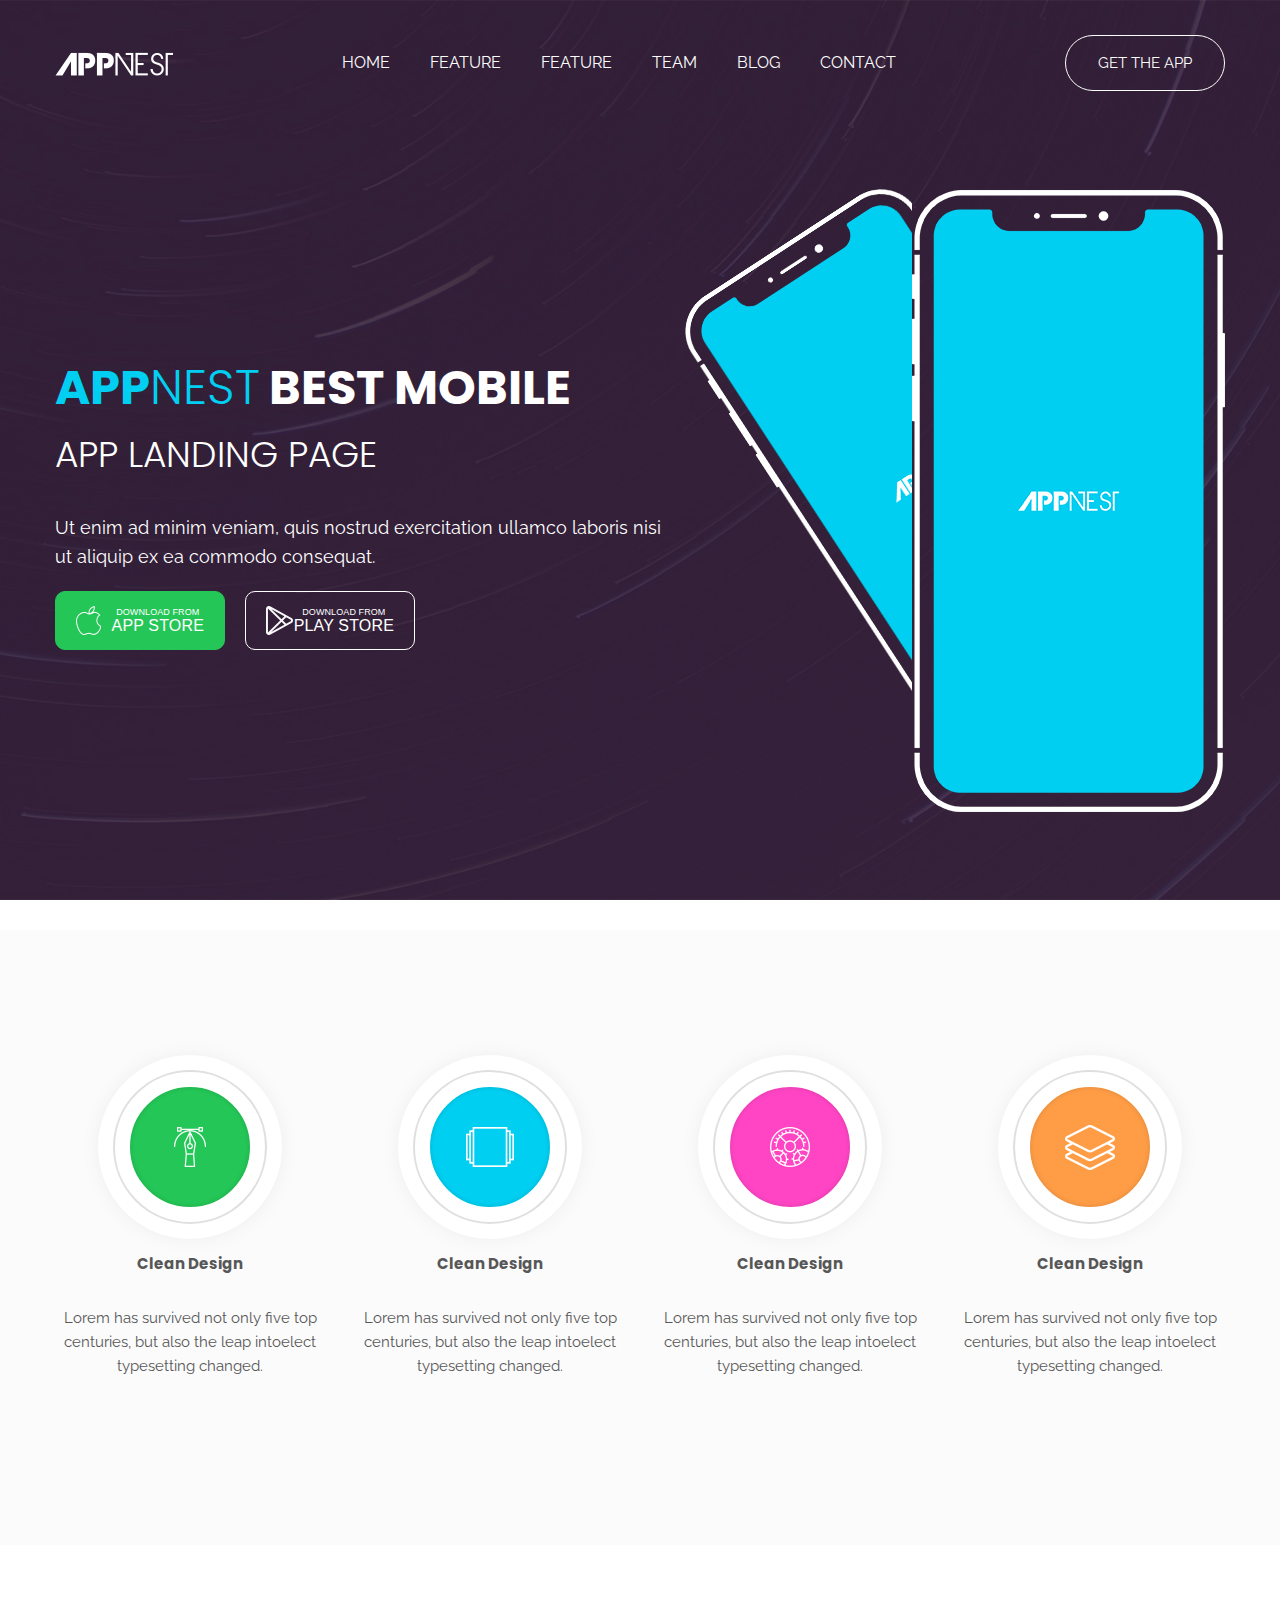
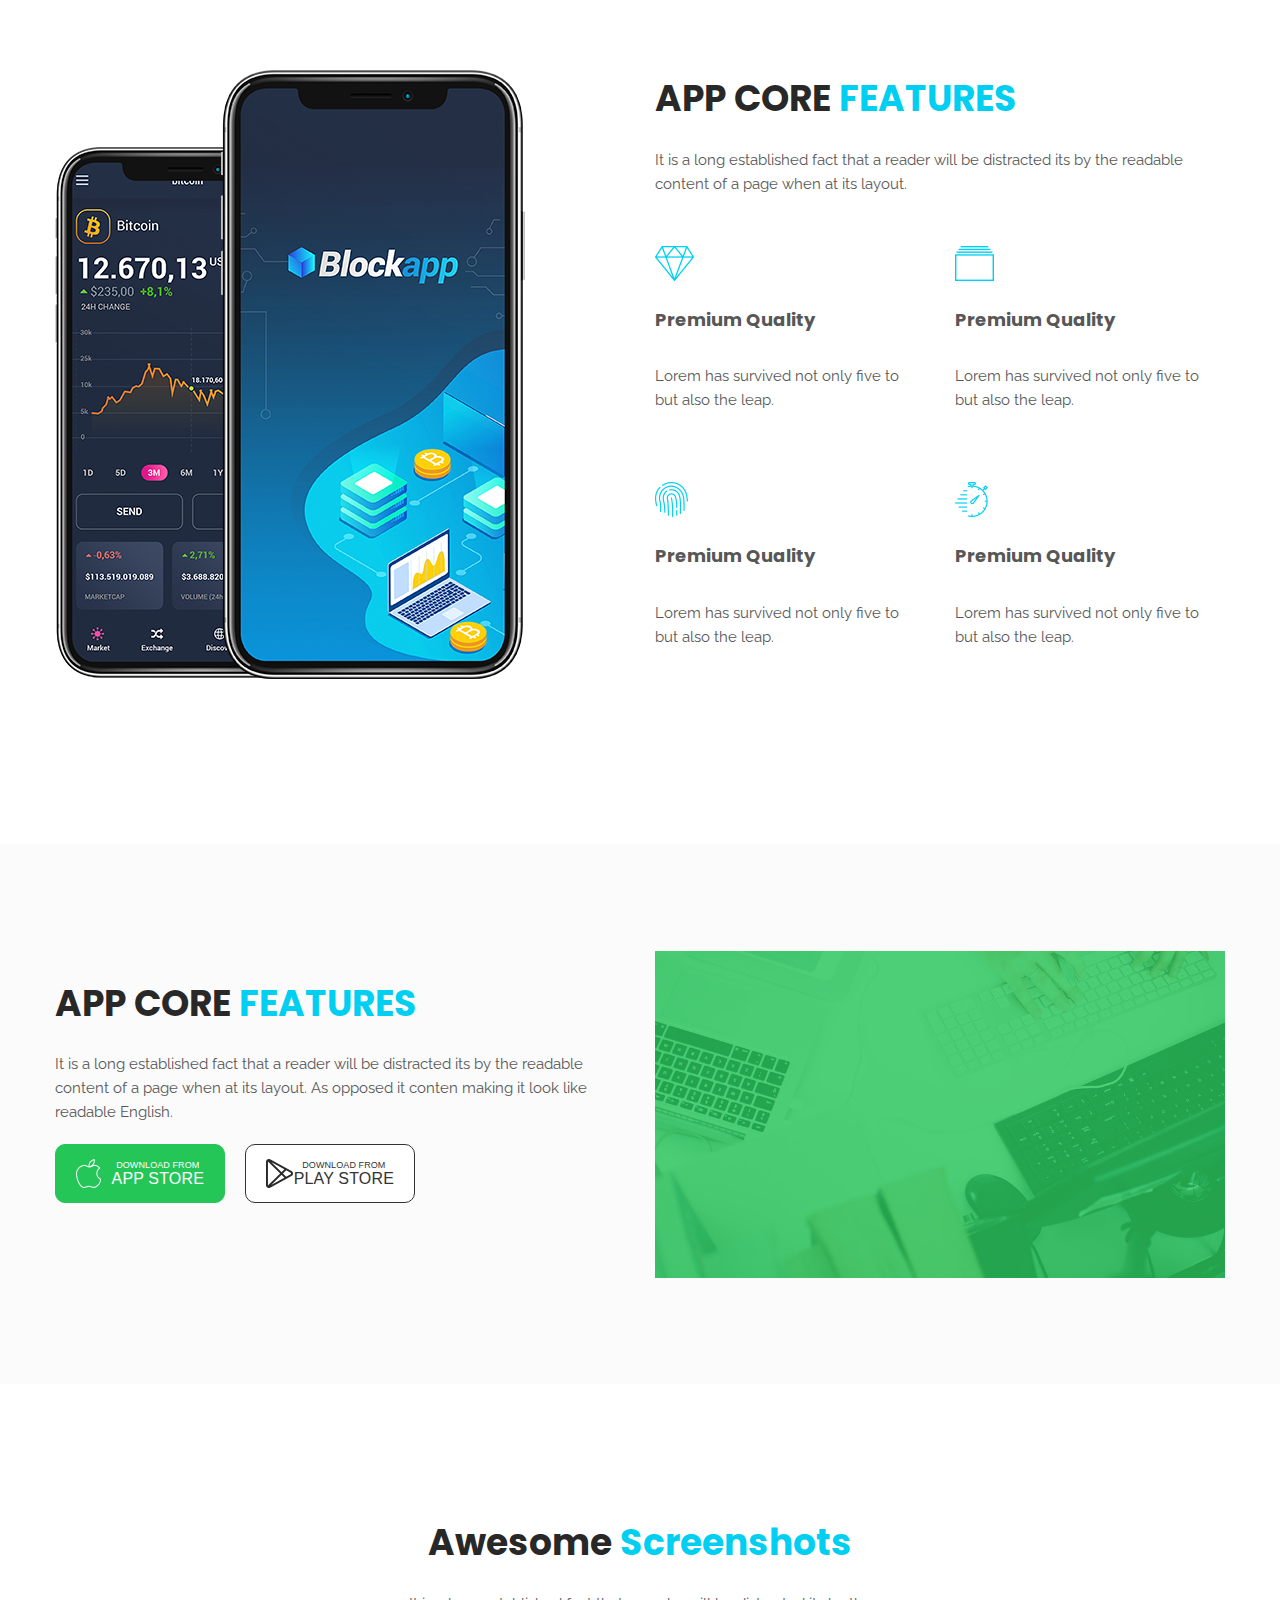
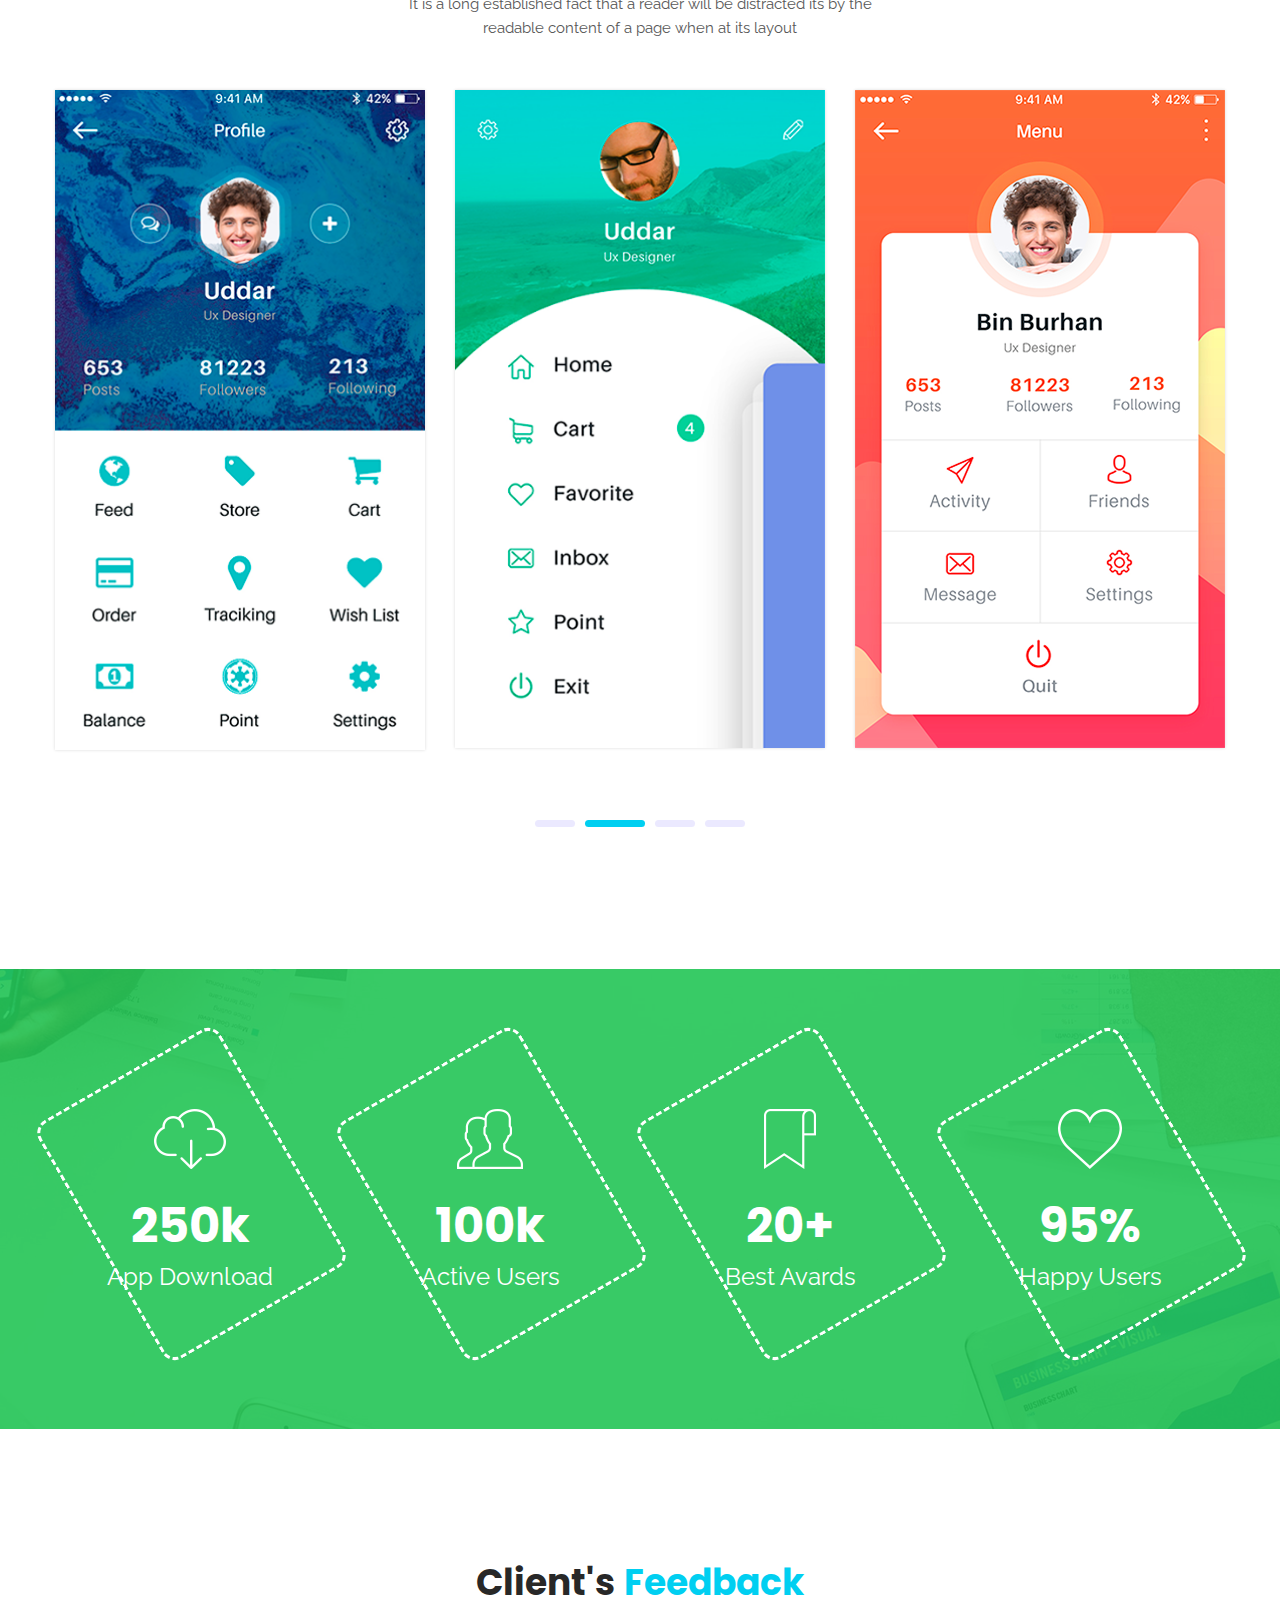
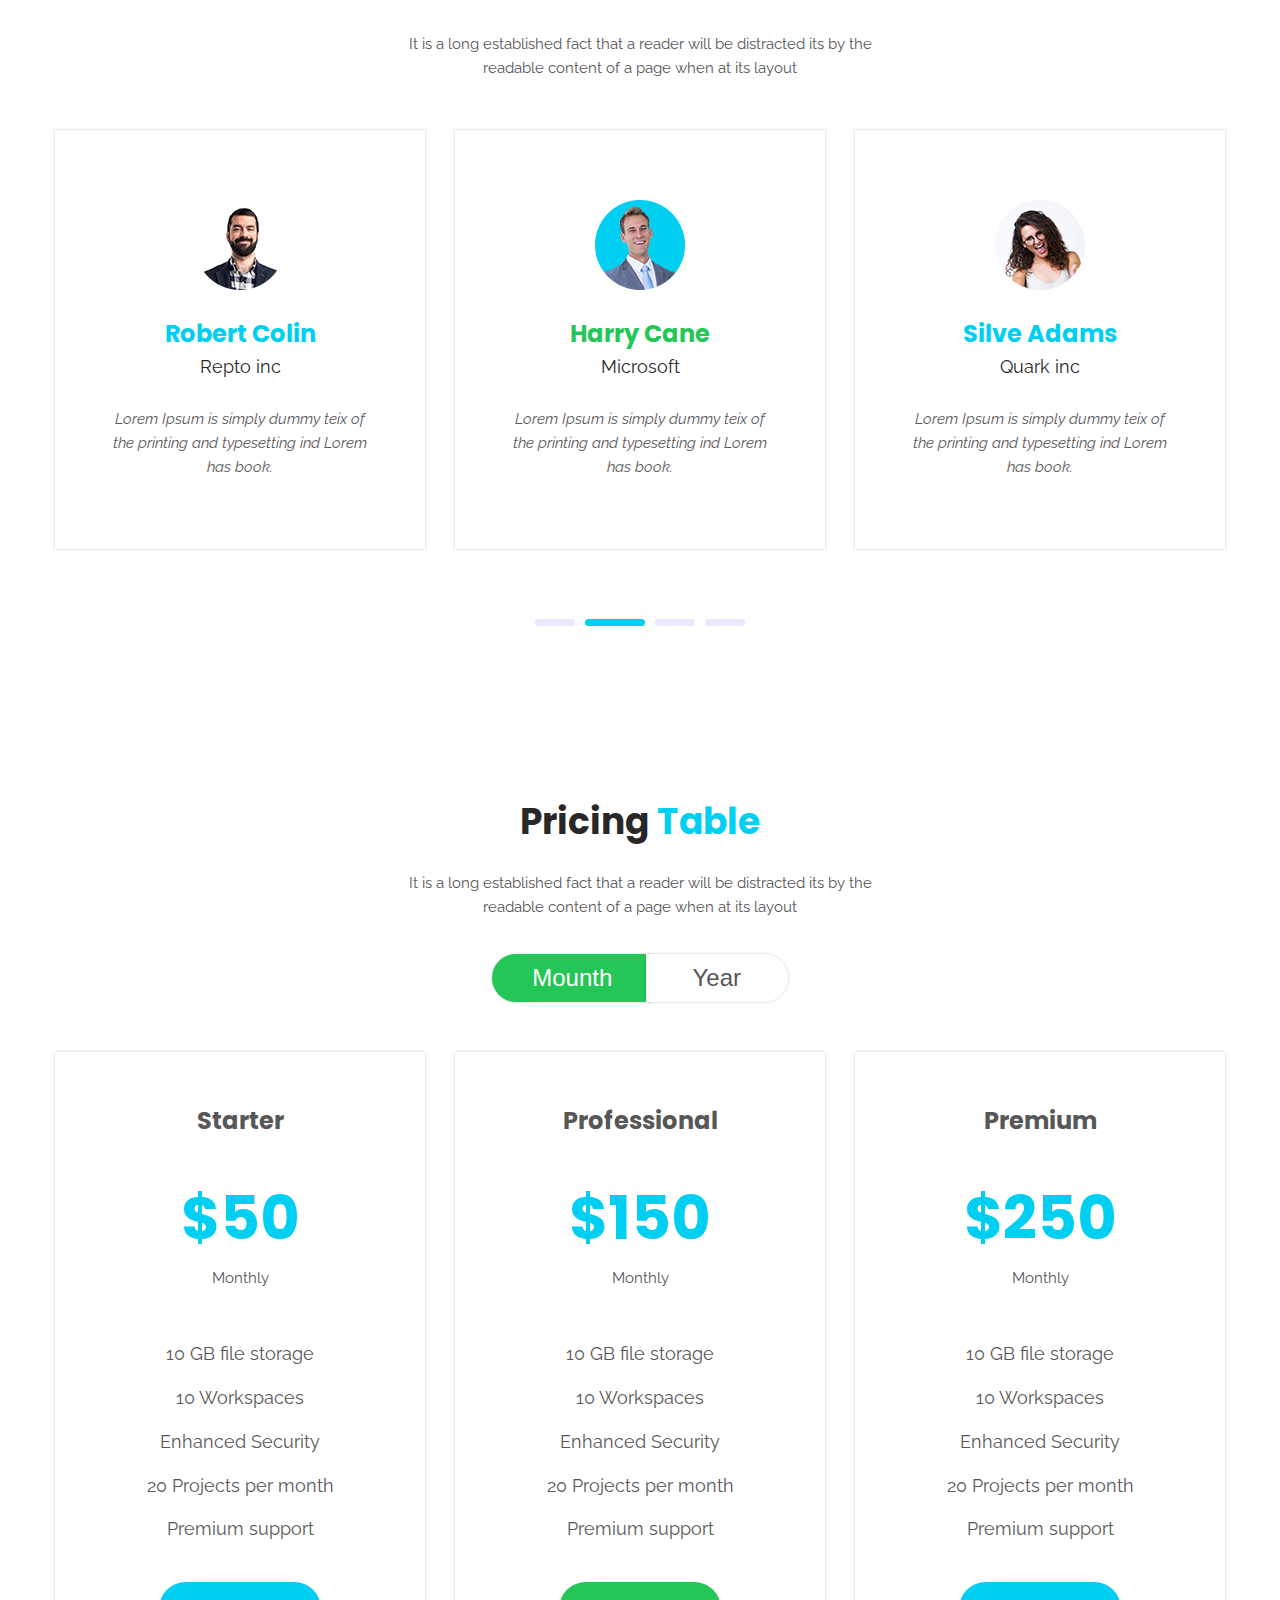
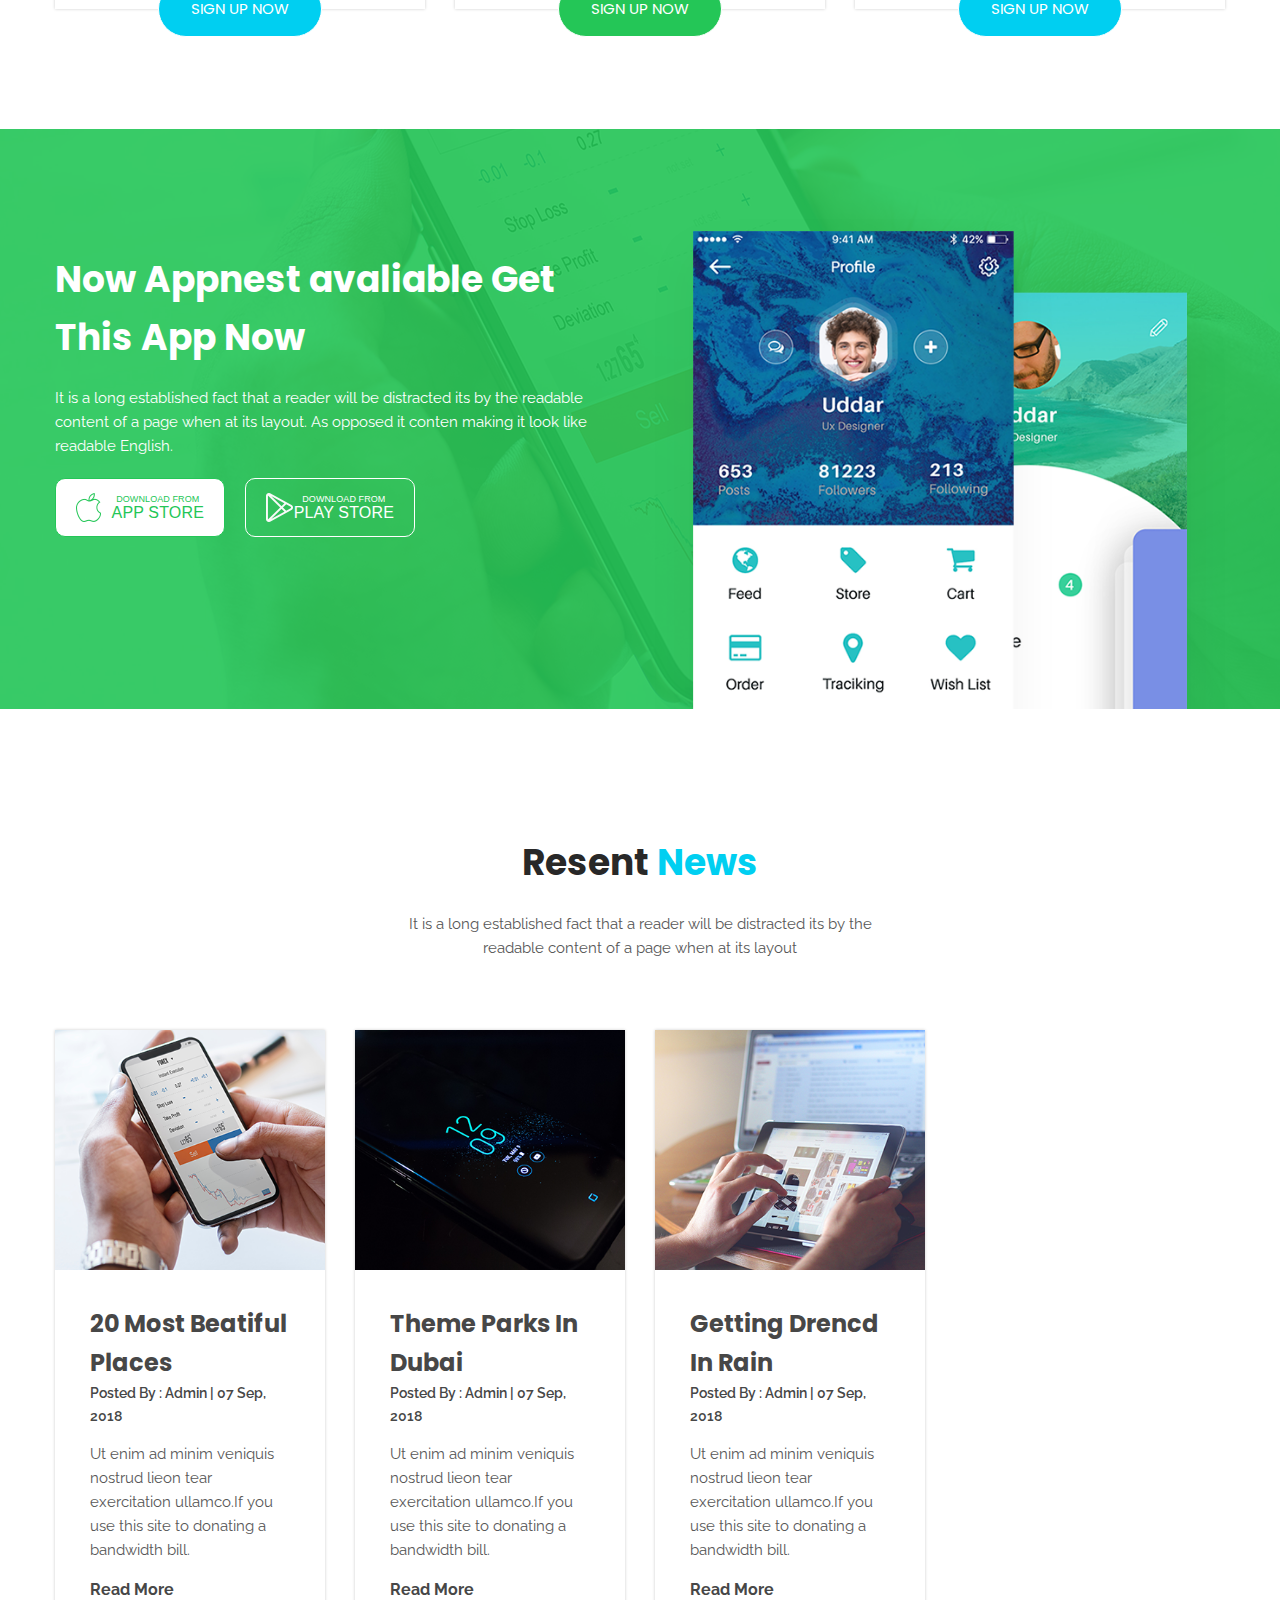
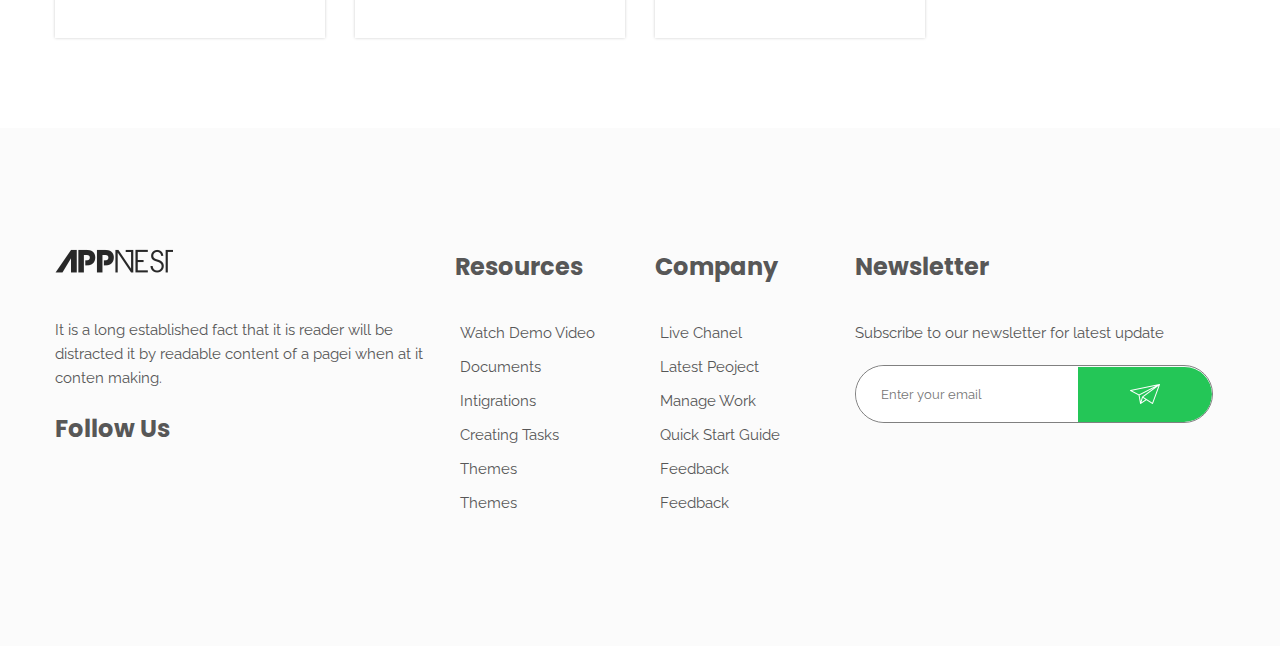
<file: app-landing(nazar)/index.html>
<!DOCTYPE html>
<html lang="en">
<head>
    <meta charset="UTF-8">
    <meta http-equiv="X-UA-Compatible" content="IE=edge">
    <meta name="viewport" content="width=device-width, initial-scale=1.0">
    <title>App land</title>
    <link rel="stylesheet" href="./css/main.css">
    <link href="https://fonts.googleapis.com/css2?family=Poppins:wght@300;400;700&family=Raleway:wght@400;500&display=swap" rel="stylesheet"> 
    <link rel="stylesheet" href="https://pro.fontawesome.com/releases/v5.10.0/css/all.css" integrity="sha384-AYmEC3Yw5cVb3ZcuHtOA93w35dYTsvhLPVnYs9eStHfGJvOvKxVfELGroGkvsg+p" crossorigin="anonymous"/>
    

</head>
<body>

    <header>
        <div class="container">

            <div class="header-logo">
                <img src="./img/logo.png" alt="">
            </div>

            <ul class="menu">
                <li><a href="#">Home</a></li>
                <li><a href="#">feature</a></li>
                <li><a href="#">feature</a></li>
                <li><a href="#">team</a></li>
                <li><a href="#">blog</a></li>
                <li><a href="#">contact</a></li>
            </ul>

            <a class="header-btn" href="#">Get The app</a>

        </div>
    </header>

    <section class="intro">
        <div class="container">

            <div class="intro-inner">

                <div class="intro-text">
                    <h1 class="intro-main-text">
                       <span class="first-word" >App</span><span class="second-word">nest</span> Best Mobile
                    </h1>
                    <h2 class="intro-second-text">
                        App Landing Page
                    </h2>
                    <p class="intro-suptitle">
                        Ut enim ad minim veniam, quis nostrud exercitation ullamco laboris 
                        nisi ut aliquip ex ea commodo consequat.
                    </p>

                    <div class="btn-block">

                        <button class="btn-active">
                            <img src="./img/apple.png" alt="">
                            <div class="btn-title">
                                <p>Download From</p>
                                <h4>App Store</h4>
                            </div>
                        </button>

                        <button  class="get-active btn-trans">
                            <img src="./img/playstore.png" alt="">
                            <div class="btn-title">
                                <p>Download From</p>
                                <h4>Play Store</h4>
                            </div>
                        </button>

                    </div>
                    
                </div>
                
                <div class="intro-img">
                    <img src="./img/iphone.png" alt="">
                </div>

            </div>

        </div>
    </section> <!-- /.Intro -->

    <section class="about">
        <div class="container">

            <div class="row">

                <!-- Item 1 -->
                <div class="col-md-6 col-sm-12 col-lg-3">
                    
                    <div class="about-inner-img design">
                        <img src="./img/quick1.png" alt="">
                    </div>
                    
                    
                    <h3 class="kard-title">Clean Design</h3>
                    <p class="kard-suptitle">
                        Lorem has survived not only five top 
                        centuries, but also the leap intoelect
                        typesetting changed.
                    </p>
                </div>

                <!-- Item 2 -->
                <div class="col-md-6 col-sm-12 col-lg-3 ">
                    <div class="about-inner-img friendly">
                        <img src="./img/quick2.png" alt="">
                    </div>
                    <h3 class="kard-title">Clean Design</h3>
                    <p class="kard-suptitle">
                        Lorem has survived not only five top 
                        centuries, but also the leap intoelect
                        typesetting changed.
                    </p>
                </div>

                <!-- Item 3 -->
                <div class="col-md-6 col-sm-12 col-lg-3">
                    <div class="about-inner-img touse">
                        <img src="./img/quick3.png" alt="">
                    </div>
                    <h3 class="kard-title">Clean Design</h3>
                    <p class="kard-suptitle">
                        Lorem has survived not only five top 
                        centuries, but also the leap intoelect
                        typesetting changed.
                    </p>
                </div>

                <!-- Item 4 -->
                <div class="col-md-6 col-sm-12 col-lg-3">
                    <div class="about-inner-img branding">
                        <img src="./img/quick4.png" alt="">
                    </div>
                    <h3 class="kard-title">Clean Design</h3>
                    <p class="kard-suptitle">
                        Lorem has survived not only five top 
                        centuries, but also the leap intoelect
                        typesetting changed.
                    </p>
                </div>

            </div>
        </div>
    </section> <!-- /.About-->

    <section class="appcore">
        <div class="container">

            <div class="row">
                <div class="col-md-6">
                    <div class="appcore-img-inner">
                        <img src="./img/core-foto.png" alt="">
                    </div>
                </div>
                <div class="col-md-6 col-sm-12 ">
                    <div class="about-col-title">
                        <h2 class="intro-second-text core-title">
                            App Core <span class="first-word">Features</span>
                        </h2>
                        <p>It is a long established fact that a reader will
                            be distracted its by the readable content of a page when at its layout.</p>
                    </div>
                    <div class="row inner-row">

                        <div class="col-md-6 col-sm-12">
                            <div class="logo-about">
                                <img src="./img/ruby.png" alt="">
                            </div>
                            <h6 class="title-about-kard">
                                Premium Quality
                            </h6>
                            <p class="suptitle-about-card">
                                Lorem has survived not only five to
                                but also the leap.
                            </p>
                        </div>

                        <div class="col-md-6 col-sm-12">
                            <div class="logo-about">
                                <img src="./img/folder.png" alt="">
                            </div>
                            <h6 class="title-about-kard">
                                Premium Quality
                            </h6>
                            <p class="suptitle-about-card">
                                Lorem has survived not only five to
                                but also the leap.
                            </p>
                        </div>

                        <div class="col-md-6 col-sm-12">
                            <div class="logo-about">
                                <img src="./img/otpechatok.png" alt="">
                            </div>
                            <h6 class="title-about-kard">
                                Premium Quality
                            </h6>
                            <p class="suptitle-about-card">
                                Lorem has survived not only five to
                                but also the leap.
                            </p>
                        </div>

                        <div class="col-md-6 col-sm-12">
                            <div class="logo-about">
                                <img src="./img/time.png" alt="">
                            </div>
                            <h6 class="title-about-kard">
                                Premium Quality
                            </h6>
                            <p class="suptitle-about-card">
                                Lorem has survived not only five to
                                but also the leap.
                            </p>
                        </div>
                        

                    </div>
                </div>

            </div>

        </div>
    </section> <!--/.Appscore-->

    <section class="overview">
        <div class="container">

            <div class="row">

                <div class="col-md-6  ">
                    <div class="about-col-title">
                        <h2 class="intro-second-text core-title">
                            App Core <span class="first-word">Features</span>
                        </h2>
                        <p>
                            It is a long established fact that a reader will be distracted its by 
                            the readable content of a page when at its
                            layout. As opposed it conten making it look like readable English.
                        </p>
    
                        <div class="btn-block">
                            <button class="btn-active">
                                <img src="./img/apple.png" alt="">
                                <div class="btn-title">
                                    <p>Download From</p>
                                    <h4>App Store</h4>
                                </div>
                            </button>
    
                            <button class="btn-black get-active">
                                <img src="./img/blackstore.png" alt="">
                                <div class="btn-title over-title">
                                    <p>Download From</p>
                                    <h4>Play Store</h4>
                                </div>
                            </button>
                        </div>
                    </div>
                </div>
    
                <div class="col-md-6 ">
                    <div class="over-img">
                        <img src="./img/Overlay.jpg" alt="">
                    </div>
                </div>
            </div>
            
        </div>
    </section>

    <section class="screenshots">
        <div class="container">

            <div class="about-col-title central-title">
                <h2 class="intro-second-text core-title central-words">
                    Awesome <span class="first-word">Screenshots</span>
                </h2>
                <p class="central-suptitle">
                    It is a long established fact that a reader will be distracted its by the 
                    readable content of a page when at its layout
                </p>
            </div>

            <div class="row">

                <div class="col-md-4">
                    <div class="screen-img">
                        <a href="#"></a>
                        <div class="img-link">
                            <img class="main-screen" src="./img/awesome1.png" alt="">
                        </div>
                    </div>
                </div>

                <div class="col-md-4">
                    <div class="screen-img">
                        <a href="#"></a>
                        <div class="img-link">
                            <img class="main-screen" src="./img/awesome2.png" alt="">
                        </div>
                    </div>
                </div>

                <div class="col-md-4">
                    <div class="screen-img">
                        <a href="#"></a>
                        <div class="img-link">
                            <img class="main-screen" src="./img/awesome3.png" alt="">
                        </div>
                    </div>
                </div>

            </div>
            <div class="line">
                <span class="line-active"></span>
                <span class="line-active active-active"></span>
                <span class="line-active"></span>
                <span class="line-active"></span>
            </div>

        </div>
    </section> <!-- Screenshots -->

    <section class="stats">
        <div class="container">

            <div class="row">
                <!-- ITEM 1-->
                <div class="col-md-6  col-lg-3  col-sm-12">
                    <div class="block-dashed">
                        <div class="dashed-img">
                            <img src="./img/Achievement1.png" alt="#">
                        </div>
                        <h3 class="dashed-title">250k</h3>
                        <div class="dash-suptitle">App Download</div>
                    </div>
                </div>
                <!-- ITEM 2-->
                <div class="col-md-6 col-lg-3 col-sm-12">
                    <div class="block-dashed">
                        <div class="dashed-img">
                            <img src="./img/Achievement2.png" alt="#">
                        </div>
                        <h3 class="dashed-title">100k</h3>
                        <div class="dash-suptitle">Active Users</div>
                    </div>
                </div>
                <!-- ITEM 3-->
                <div class="col-md-6 col-lg-3  col-sm-12">
                    <div class="block-dashed">
                        <div class="dashed-img">
                            <img src="./img/Achievement3.png" alt="#">
                        </div>
                        <h3 class="dashed-title">20+</h3>
                        <div class="dash-suptitle">Best Avards</div>
                    </div>
                </div>
                <!-- ITEM 4-->
                <div class="col-md-6 col-lg-3  col-sm-12">
                    <div class="block-dashed">
                        <div class="dashed-img">
                            <img src="./img/Achievement4.png" alt="#">
                        </div>
                        <h3 class="dashed-title">95%</h3>
                        <div class="dash-suptitle">Happy Users</div>
                    </div>
                </div>

            </div>
            
        </div>
    </section> <!-- /.Stats-->

    <section class="clients">
        <div class="container">

            <div class="about-col-title central-title">
                <h2 class="intro-second-text core-title central-words">
                    Client's <span class="first-word">Feedback</span>
                </h2>
                <p class="central-suptitle">
                    It is a long established fact that a reader will be distracted its by the 
                    readable content of a page when at its layout
                </p>
            </div>


            <div class="row">

                <!--Item 1-->
                <div class="col-md-4">
                    <div class="client-wrapper">
                        <div class="clients-img">
                            <img src="./img/client1.png" alt="">
                        </div>
                        <div class="clients-title">
                            <h3 class="name-client">Robert Colin</h3>
                            <div class="from">Repto inc</div>
                        </div>
                        <div class="clients-coment">
                            Lorem Ipsum is simply dummy
                            teix of the printing and 
                            typesetting ind Lorem has book.
                        </div>
                    </div>
                </div>
                <!--Item 2-->
                <div class="col-md-4">
                    <div class="client-wrapper">
                        <div class="clients-img">
                            <img src="./img/client2.png" alt="">
                        </div>
                        <div class="clients-title">
                            <h3 class="name-client special">Harry Cane</h3>
                            <div class="from">Microsoft</div>
                        </div>
                        <div class="clients-coment">
                            Lorem Ipsum is simply dummy
                            teix of the printing and 
                            typesetting ind Lorem has book.
                        </div>
                    </div>
                </div>
                <!--Item 3-->
                <div class="col-md-4">
                    <div class="client-wrapper">
                        <div class="clients-img">
                            <img src="./img/client3.png" alt="">
                        </div>
                        <div class="clients-title">
                            <h3 class="name-client">Silve Adams</h3>
                            <div class="from">Quark inc</div>
                        </div>
                        <div class="clients-coment">
                            Lorem Ipsum is simply dummy
                            teix of the printing and 
                            typesetting ind Lorem has book.
                        </div>
                    </div>
                </div>

            </div>
            <div class="line">
                <span class="line-active"></span>
                <span class="line-active active-active"></span>
                <span class="line-active"></span>
                <span class="line-active"></span>
            </div>

        </div>
    </section><!--/.Clients-->

    <section class="pricing"> 
        <div class="container">

            <div class="about-col-title central-title">
                <h2 class="intro-second-text core-title central-words">
                    Pricing <span class="first-word">Table</span>
                </h2>
                <p class="central-suptitle pricing-bottom">
                    It is a long established fact that a reader will be distracted its by the 
                    readable content of a page when at its layout
                </p>

                <form action="" class="form-btn">
                    <input class="left-btn" type="submit" value="Mounth">
                    <input class="right-btn" type="submit" value=" Year ">
                </form>
            </div>

            <div class="row">
                <!--Item 1-->
                <div class="col-md-6 col-lg-4">
                    <div class="client-wrapper price-wrapper">
                        <div class="price-inner-title">
                            Starter
                        </div>
                        <div class="price-term">
                            <span class="first-word price-num">$50</span>
                            <div>Monthly</div>
                        </div>
                        <ul class="price-menu">
                            <li><a href="#">10 GB file storage</a></li>
                            <li><a href="#">10 Workspaces</a></li>
                            <li><a href="#">Enhanced Security</a></li>
                            <li><a href="#">20 Projects per month</a></li>
                            <li><a href="#">Premium support</a></li>
                        </ul>
                        <a class="header-btn price-btn" href="#">Sign Up Now</a>
                    </div>
                </div>
                <!--Item 2-->
                <div class="col-md-6 col-lg-4">
                    <div class="client-wrapper price-wrapper">
                        <div class="price-inner-title">
                            Professional
                        </div>
                        <div class="price-term">
                            <span class="first-word price-num">$150</span>
                            <div>Monthly</div>
                        </div>
                        <ul class="price-menu">
                            <li><a href="#">10 GB file storage</a></li>
                            <li><a href="#">10 Workspaces</a></li>
                            <li><a href="#">Enhanced Security</a></li>
                            <li><a href="#">20 Projects per month</a></li>
                            <li><a href="#">Premium support</a></li>
                        </ul>
                        <a class="header-btn price-btn price-btn-2" href="#">Sign Up Now</a>
                    </div>
                </div>
                <!--Item 3-->
                <div class="col-md-6 col-lg-4">
                    <div class="client-wrapper price-wrapper">
                        <div class="price-inner-title">
                            Premium
                        </div>
                        <div class="price-term">
                            <span class="first-word price-num">$250</span>
                            <div>Monthly</div>
                        </div>
                        <ul class="price-menu">
                            <li><a href="#">10 GB file storage</a></li>
                            <li><a href="#">10 Workspaces</a></li>
                            <li><a href="#">Enhanced Security</a></li>
                            <li><a href="#">20 Projects per month</a></li>
                            <li><a href="#">Premium support</a></li>
                        </ul>
                        <a class="header-btn price-btn" href="#">Sign Up Now</a>
                    </div>
                </div>
            </div>

        </div>
    </section> <!-- /.pricing-->

    <section class="getapp">
        <div class="container">

            <div class="row">

                <div class="col-md-6 col-sm-12  ">
                    <div class="about-col-title get-title">
                        <h2 class="intro-second-text core-title get-iner-title">
                            Now Appnest avaliable
                            Get This App Now

                        </h2>
                        <p class="get-suptitle">
                            It is a long established fact that a reader will be distracted its by 
                            the readable content of a page when at its
                            layout. As opposed it conten making it look like readable English.
                        </p>
    
                        <div class="btn-block">
                            <button class="btn-active get-active">
                                <img src="./img/grennapple.png" alt="">
                                <div class="btn-title get-btn-title">
                                    <p>Download From</p>
                                    <h4>App Store</h4>
                                </div>
                            </button>
    
                            <button class="get-active btn-trans"> 
                                <img src="./img/playstore.png" alt="">
                                <div class="btn-title">
                                    <p>Download From</p>
                                    <h4>Play Store</h4>
                                </div>
                            </button>
                        </div>
                    </div>
                </div>
    
                <div class="col-md-6  ">
                    <div class="over-img get-img">
                        <img class="get-inner-img" src="./img/download-foto.png" alt="">
                    </div>
                </div>

            </div>
        </div>
    </section> <!-- /.Getapp-->

    <section class="news">
        <div class="container">

            <div class="about-col-title central-title news-main-title">
                <h2 class="intro-second-text core-title central-words">
                    Resent <span class="first-word">News</span>
                </h2>
                <p class="central-suptitle">
                    It is a long established fact that a reader will be distracted its by the 
                    readable content of a page when at its layout
                </p>
            </div>

        <div class="row row-align">
            <!-- item 1 -->
            <div class="col-md-6 col-sm-12 col-lg-3 ">
                <div class="inner-kard">

                    <div class="news-img">
                        <img src="./img/news1.png" alt="#">
                    </div>
                    <div class="box-sh">
                        <div class="places-title">
                            <h2 class="pl-tit">20 Most Beatiful Places</h2>
                        </div>
                        <div class="places-suptitle">
                            Posted By : Admin   |   07 Sep, 2018
                        </div>
                        <div class="about-places">
                            Ut enim ad minim veniquis nostrud lieon 
                            tear exercitation ullamco.If you use this site to donating a bandwidth bill.
                        </div>
                        <div class="button-read">
                            <a class="btn-read"  href="#"> Read More <i class="fas farara fa-chevron-right"></i></a>
                        </div>
                    </div>

                </div>
                
            </div>
            <!-- item 2 -->
            <div class="col-md-6 col-sm-12 col-lg-3">
                <div class="inner-kard">

                    <div class="news-img">
                        <img src="./img/news2.png" alt="#">
                    </div>
                    <div class="box-sh">
                        <div class="places-title">
                            <h2 class="pl-tit">Theme Parks In Dubai</h2>
                        </div>
                        <div class="places-suptitle">
                            Posted By : Admin   |   07 Sep, 2018
                        </div>
                        <div class="about-places">
                            Ut enim ad minim veniquis nostrud lieon 
                            tear exercitation ullamco.If you use this site to donating a bandwidth bill.
                        </div>
                        <div class="button-read">
                            <a class="btn-read" href="#"> Read More <i class="fas farara fa-chevron-right"></i></a>
                        </div>

                    </div>
                </div>   
            </div>
            <!-- item 3 -->
            <div class="col-md-6 col-sm-12 col-lg-3">
                <div class="inner-kard">

                    <div class="news-img">
                        <img src="./img/news3.png" alt="#">
                    </div>
                    <div class="box-sh">
                        <div class="places-title">
                            <h2 class="pl-tit">Getting Drencd In Rain</h2>
                        </div>
                        <div class="places-suptitle">
                            Posted By : Admin   |   07 Sep, 2018
                        </div>
                        <div class="about-places">
                            Ut enim ad minim veniquis nostrud lieon 
                            tear exercitation ullamco.If you use this site to donating a bandwidth bill.
                        </div>
                        <div class="button-read">
                            <a class="btn-read" href="#"> Read More <i class="fas farara fa-chevron-right"></i></a>
                        </div>
                    </div>

                </div>
            </div>

        </div>
    </section> <!-- /.News-->


    <footer>
        <div class="container">

            <div class="row ">
                <div class="col-md-4 col-sm-12">
                    <div class="footer-logo">
                        <img src="./img/appnest@1X.png" alt="#">
                    </div>
                    <p class="footer-text">
                        It is a long established fact that  it is reader will be
                        distracted it by readable content of a pagei when at it 
                        conten making.
                    </p>
                    <div class="social">
                        <h2 class="social-title">Follow Us</h2>
                        <i class="fab social-icon fa-facebook"></i>
                        <i class="fab  social-icon fa-twitter"></i>
                        <i class="fab social-icon fa-instagram"></i>
                        <i class="fab social-icon fa-linkedin"></i>
                    </div>
                </div>
                <div class="col-md-2  col-sm-12">
                    <h2 class="footer-title">Resources</h2>
                    <ul class="footer-menu">
                        <li><a href="#">Watch Demo Video</a></li>
                        <li><a href="#">Documents</a></li>
                        <li><a href="#">Intigrations</a></li>
                        <li><a href="#">Creating Tasks</a></li>
                        <li><a href="#">Themes</a></li>
                        <li><a href="#">Themes</a></li>
                    </ul>
                </div>
                <div class="col-md-2 col-sm-12">
                    <h2 class="footer-title">Company</h2>
                    <ul class="footer-menu">
                        <li><a href="#">Live Chanel</a></li>
                        <li><a href="#">Latest Peoject</a></li>
                        <li><a href="#">Manage Work</a></li>
                        <li><a href="#">Quick Start Guide</a></li>
                        <li><a href="#">Feedback</a></li>
                        <li><a href="#">Feedback</a></li>
                    </ul>
                </div>

                <div class="col-md-4 col-sm-12">
                    <h2 class="footer-title">Newsletter</h2>
                    <p>Subscribe to our newsletter for latest update</p>

                    <form action="" class="form-active">
                        <input type="text" placeholder="Enter your email" name="" id="">
                        <input type="submit" value="">
                    </form>


                </div>

            </div>
        </div>
    </footer>



</body>
</html>
</file>
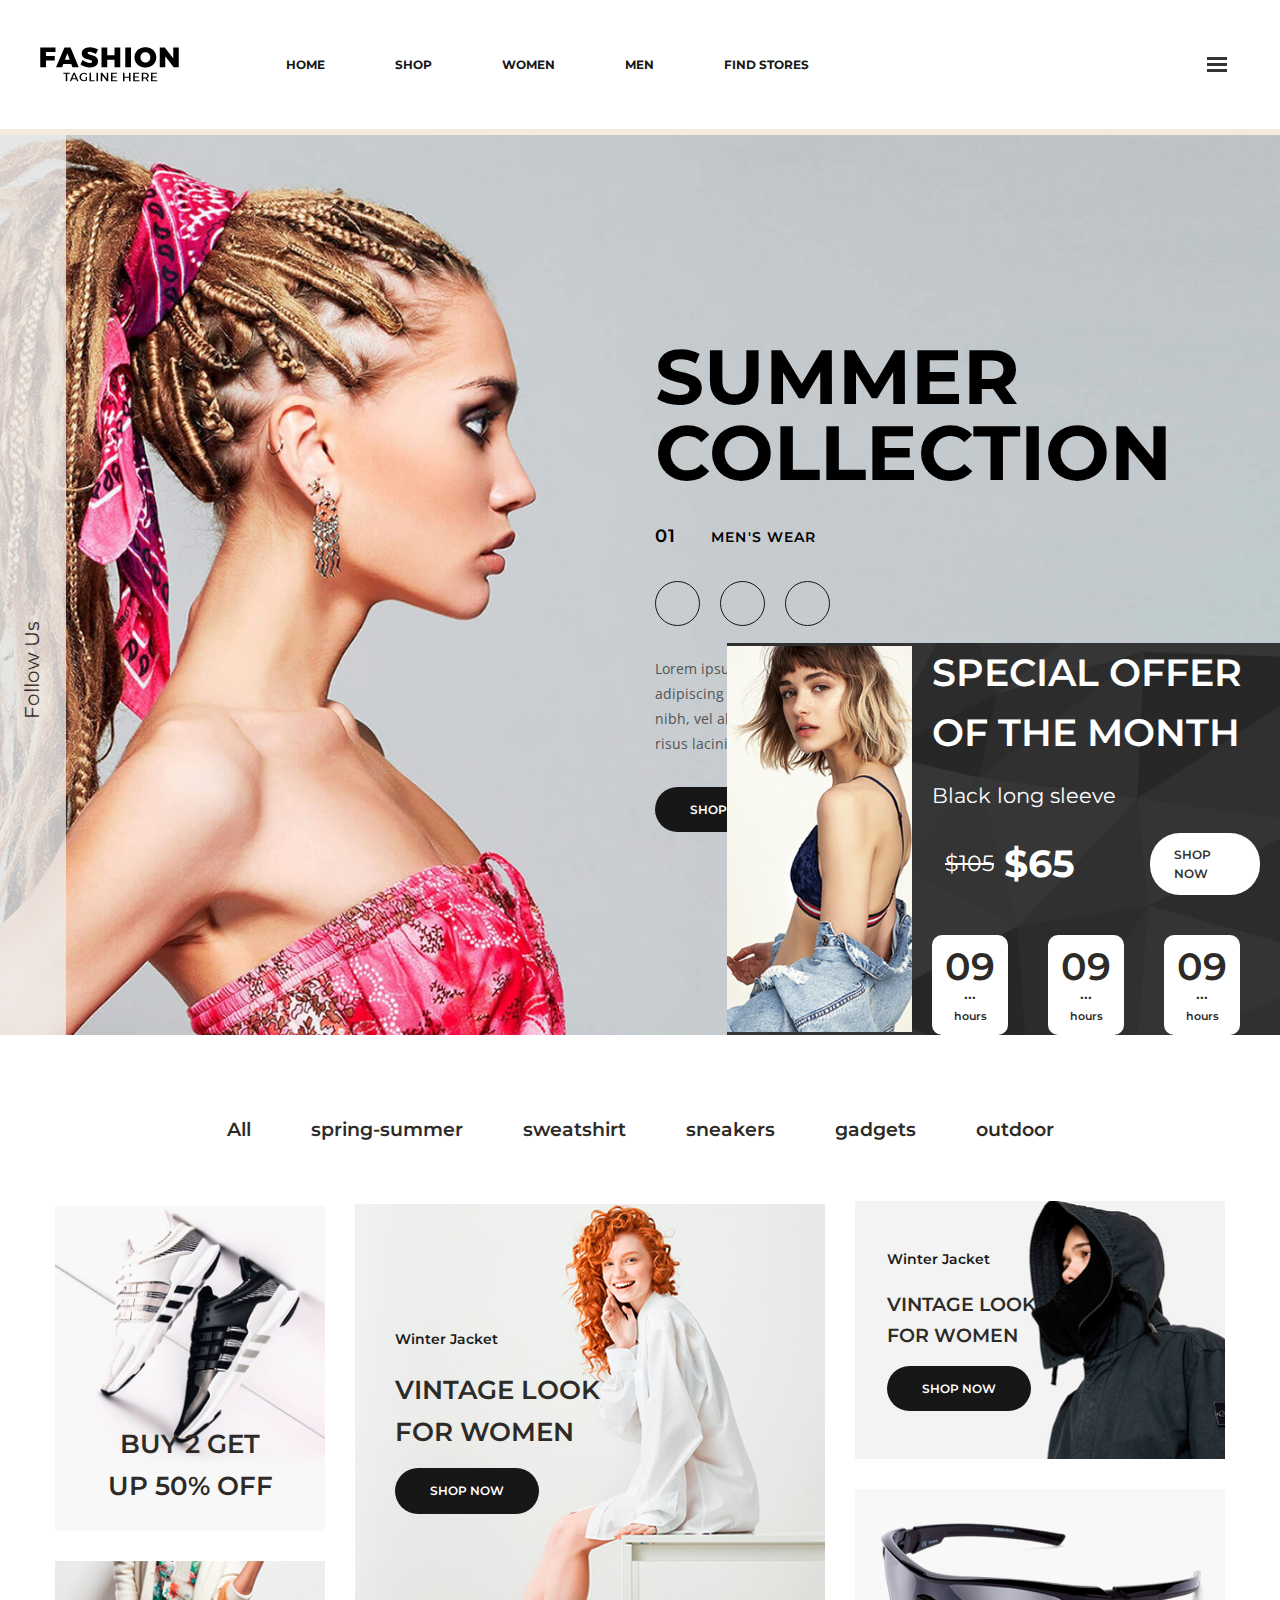
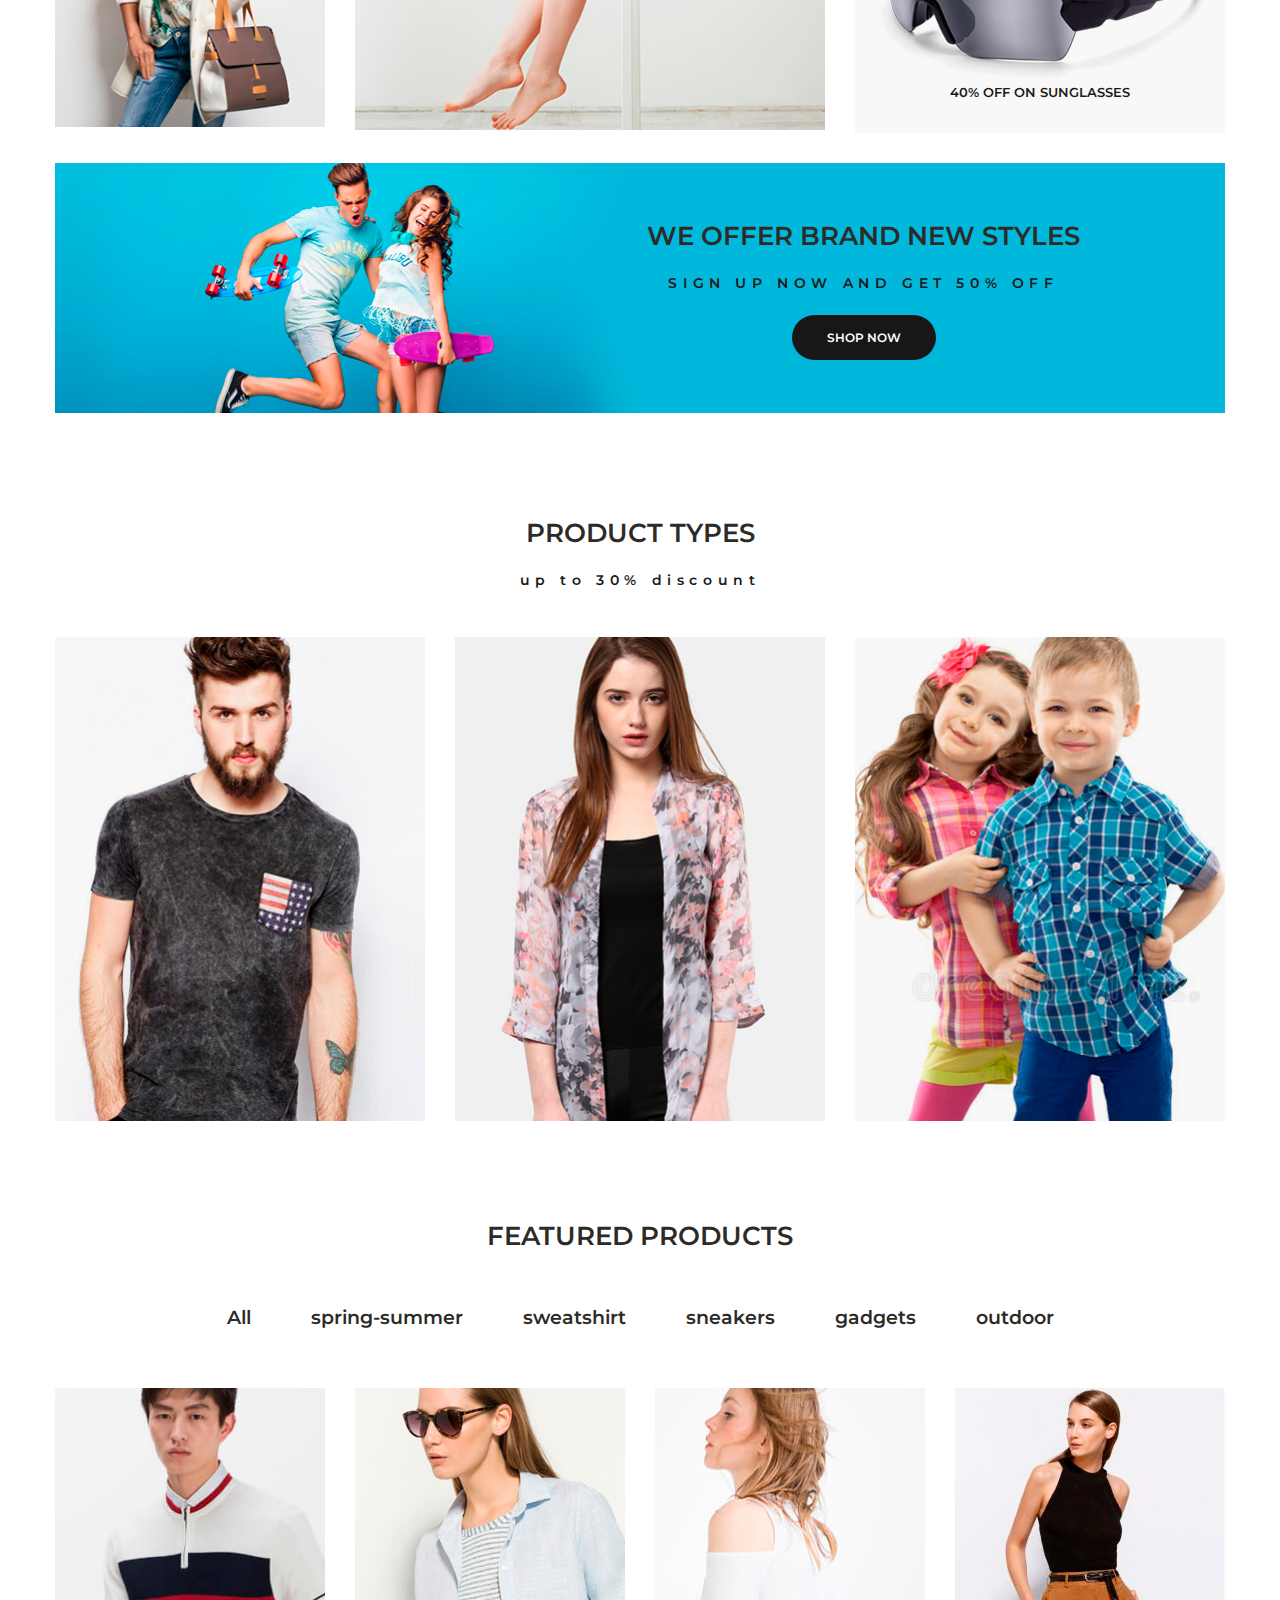
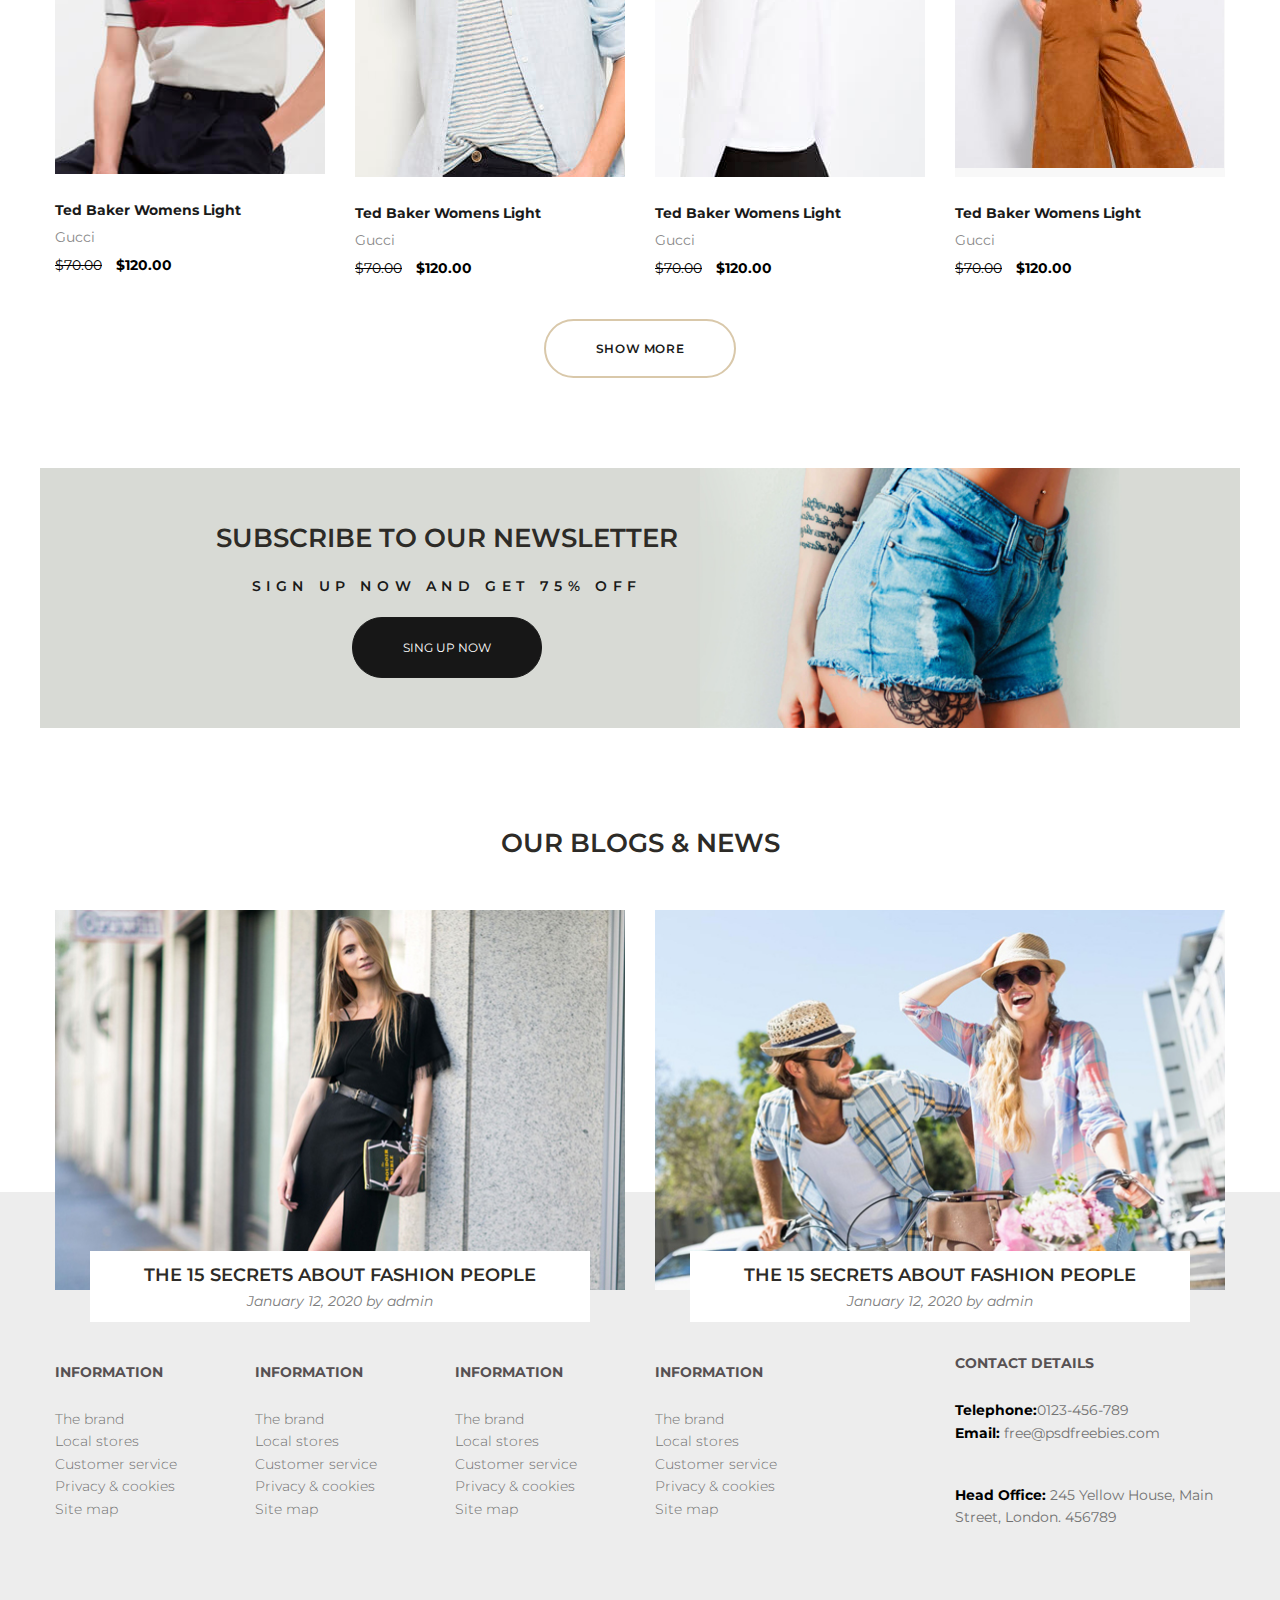
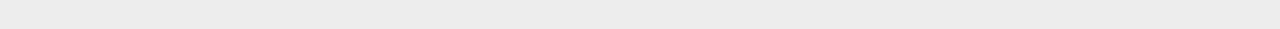
<file: fashion/index.html>
<!DOCTYPE html>
<html lang="en">
<head>
    <meta charset="UTF-8">
    <meta http-equiv="X-UA-Compatible" content="IE=edge">
    <meta name="viewport" content="width=device-width, initial-scale=1.0">
    <title>nazar</title>
    <link rel="stylesheet" href="./css/style.css">
    <link rel="stylesheet" href="https://pro.fontawesome.com/releases/v5.10.0/css/all.css" integrity="sha384-AYmEC3Yw5cVb3ZcuHtOA93w35dYTsvhLPVnYs9eStHfGJvOvKxVfELGroGkvsg+p" crossorigin="anonymous"/>
    <link href="https://fonts.googleapis.com/css2?family=Montserrat:wght@300;400;600;700&family=Open+Sans&display=swap" rel="stylesheet">

</head>
<body>
    <header>
        <div class="container-fluid">
            <div class="logo">
                <img src="./img/Logo.png" alt="logo">
            </div>
            <ul class="menu">
                <li class="dropdown">
                    <a class="dropbtn" href="#">Home</a>
                    <ul class="dropdown-content">
                        <li><a href="#">Link 1</a></li>
                        <li><a href="#">Link 2</a></li>
                        <li><a href="#">Link 3</a></li>
                    </ul>
                </li>
                <li><a href="#">Shop</a></li>
                <li><a href="#">Women</a></li>
                <li><a href="#">Men</a></li>
                <li><a href="#">Find Stores</a></li>
            </ul>

            <div class="header-search">
                <i class="fas fa-lock"></i>
                <i class="fas fa-search"></i>
                <div class="burger">
                    <div class="line1"></div>
                    <div class="line2"></div>
                    <div class="line3"></div>
                </div>
            </div>

        </div>
    </header>

    <section class="intro">
        <div class="header-social">
            <ul class="social-menu">
                <li><a href="#"><i class="fab fa-facebook-f"></i></a></li>
                <li><a href="#"><i class="fab fa-twitter"></i></a></li>
                <li><a href="#"><i class="fab fa-google"></i></li>
                <li><a href="#"><i class="fab fa-instagram"></i></a></li>
                <li><a class="follow-rotate" href="#">Follow Us</a></li>
            </ul>
        </div>

        <div class="container">
            <div class="row">

                <div class="col-md-6 col-lg-6 col-sm-12"></div>
                <div class="col-md-6 col-lg-6 col-sm-12">
                    <h1 class="main-title">
                        Summer
                        Collection
                    </h1>
                    
                    <div class="slide-num"><span class="num">01</span>Men's Wear</div>
                    <div class="soc">
                        <a href="#"><i class="fas fa-chevron-right"></i></a>
                        <a href="#"><i class="fas fa-heart"></i></a>
                        <a href="#"><i class="fas fa-share-alt"></i></a>
                    </div>

                    <div class="main-suptitle">
                        Lorem ipsum dolor sit amet, 
                        consectetur adipiscing elit.
                        Vivamus sed fermentum nibh, 
                        vel aliquet massa. Etiam in 
                        magna id risus lacinia luctus
                        eget eu est.
                    </div>

                    <a class="btn" href="#">Shop Now</a>

                </div>
            </div>
        </div>

        <div class="popunder">
            <div class="girl-img">
                <img class="main-girl-img" src="./img/blonde-girl.jpg" alt="">
            </div>

            <div class="close">
                <i class="far fa-times-circle"></i>
            </div>

            <div class="pop-up-text">
                <div class="first-title pop-up-title">
                    Special Offer
                    Of The Month
                </div>
                <p class=" pop-up-suptitle">
                    Black long sleeve
                </p>
                <div class="blonde-price">
                    <span class="price-old price-girl price-girl-old">$105</span> <span class="price-new price-girl price-exclusive">$65</span>
                    <span><a class="btn btn-girl" href="#">Shop Now</a></span>
                </div>
                <div class="time-out">
                    <div class="hours">
                        <div class="time-num">09</div>
                        <div class="time-dot">...</div>
                        <div class="time-last">hours</div>
                    </div>
                    <div class="hours">
                        <div class="time-num">09</div>
                        <div class="time-dot">...</div>
                        <div class="time-last">hours</div>
                    </div>
                    <div class="hours">
                        <div class="time-num">09</div>
                        <div class="time-dot">...</div>
                        <div class="time-last">hours</div>
                    </div>
                </div>
            </div>
        </div>
    </section> <!-- /.Intro -->

    <section class="styles">
        <div class="container">

            <div class="central-slider">

                <div class="types"><a href="#">All</a></div>
                <div class="types"><a href="#">spring-summer</a></div>
                <div class="types"><a href="#">sweatshirt</a></div>
                <div class="types"><a href="#">sneakers </a></div>
                <div class="types"><a href="#">gadgets</a></div>
                <div class="types"><a href="#">outdoor</a></div>

            </div>

            <div class="row">

                <div class="col-lg-3 col-md-3 col-sm-12">
                    <div class="styles-inner">
                        <div class="block-title styles-inner-text">
                            <h2 class="first-title">
                                BUY 2 GET
                                UP 50% OFF
                            </h2>
                        </div>
                        <div class="styles-img">
                            <a href="#"><img class="res-width" src="./img/offer-banners1.png" alt=""></a>
                        </div>
                        
                    </div>

                    <div class="styles-inner-m">    
                        <div class="styles-img">
                            <img class="res-width" src="./img/offer-banners2.png" alt="">
                        </div>
                        
                    </div>
                </div>

                <div class="col-lg-5 col-md-5 col-sm-12">
                    <div class="styles-inner">
                        <div class="block-title styles-inner-text col-5-inner">
                            <div class="wrap-inner ">
                                <p class="first-suptitle letter-sp">
                                    Winter Jacket
                                </p>
                                <h2 class="first-title">
                                    VINTAGE LOOK
                                    FOR WOMEN
                                </h2>
                                <a class="btn" href="#">Shop Now</a>
                            </div>
                        </div>
                        <div class="styles-img">
                            <a href="#"><img class="res-width" class="res-width" src="./img/offer-banners3.png" alt=""></a>
                        </div>
                        
                    </div>

                </div>
                <div class="col-lg-4 col-md-4 col-sm-12 ">
                    <div class="styles-inner">
                        <div class="block-title styles-inner-text col-4-inner">
                            <div class="wrap-inner ">
                                <p class="first-suptitle letter-sp">
                                    Winter Jacket
                                </p>
                                <h2 class="first-title first-title-img">
                                    VINTAGE LOOK
                                    FOR WOMEN
                                </h2>
                                <a class="btn" href="#">Shop Now</a>
                            </div>
                        </div>
                        <div class="styles-img">
                            <a  href="#"><img class="res-width" src="./img/offer-banners4.png" alt=""></a>
                        </div>
                        
                    </div>

                    <div class="styles-inner-m">    
                        <div class="styles-inner">
                            <div class="block-title styles-inner-text glases-pad">
                                <div class="wrap-inner ">
                                    <p class="first-suptitle first-suptitle-5 letter-sp">
                                        40% off on sunglasses
                                    </p>
                                </div>
                            </div>
                            <div class="styles-img">
                                <a href="#"><img class="res-width" src="./img/offer-banners5.png" alt=""></a>
                            </div>
                            
                        </div>
                        
                    </div>
                </div>

            </div>

            <div class="row"> 
                <div class="col-lg-12 ">

                    <div class="styles-inner">

                        <div class="block-title styles-inner-text col-12-inner">
                            <div class="wrap-inner ">
                                
                                <h2 class="first-title letter-sp">
                                    WE OFFER BRAND NEW STYLES
                                </h2>
                                <p class="first-suptitle">
                                    SIGN UP NOW AND GET 50% OFF
                                </p>
                                <a class="btn" href="#">Shop Now</a>
                            </div>
                        </div>

                        <div class="styles-img">
                            <img class="res-width" class="res-width" src="./img/offer-banners6.png" alt="">
                        </div>
                    </div>
                    
                </div>
            </div>

        </div>

    </section> <!--/. Styles -->
    

    <section class="product">
        <div class="container">

            <div class="block-title">
                <h2 class="first-title">
                    Product Types
                </h2>
                <p class="first-suptitle">
                    up to 30% discount
                </p>
            </div>

            <div class="row row-arrow">

                <div class="col-lg-4">
                    <div class="prod-img">
                        <a class="btn btn-prod" href="#">Shop Men</a>
                        <img class="prod-iner-img" src="./img/types1.png" alt="">
                    </div>
                </div>
                <div class="col-lg-4">
                    <div class="prod-img">
                        <a class="btn btn-prod" href="#">Shop Women</a>
                        <img class="prod-iner-img" src="./img/types2.png" alt="">
                    </div>
                </div>
                
                <div class="col-lg-4">
                    <div class="prod-img">
                        <a class="btn btn-prod" href="#">Shop Kids</a>
                        <img class="prod-iner-img" src="./img/types3.png" alt="">
                    </div>
                </div>


            </div>
        </div>
    </section> <!-- /.Product -->

    <section class="featured">
        <div class="container">

            <div class="block-title">
                <h2 class="first-title">
                    featured products 
                </h2>
            </div>

            <div class="central-slider">
                <div class="types"><a href="#">All</a></div>
                <div class="types"><a href="#">spring-summer</a></div>
                <div class="types"><a href="#">sweatshirt</a></div>
                <div class="types"><a href="#">sneakers </a></div>
                <div class="types"><a href="#">gadgets</a></div>
                <div class="types"><a href="#">outdoor</a></div>
            </div>

            <div class="row row-arrow">
                
                <!-- Item 1-->
                <div class="col-lg-3">
                    <div class="feat-wrap">
                        
                        <div class="feat-img">
                            <a class="feat-link" href="#"></a>
                            <img src="./img/featured1.png" alt="">
                        </div>
                        <div class="feat-text">
                            <h3 class="feat-title">
                                <a href="#">Ted Baker Womens Light</a>
                            </h3>
                            <div class="feat-suptitle">
                               <a href="#">Gucci</a> 
                            </div>
                            <span class="price-old">$70.00</span> <span class="price-new">$120.00</span>
                        </div>
                    </div>
                </div>
                 <!-- Item 2-->
                <div class="col-lg-3">
                    <div class="feat-wrap">
                        
                        <div class="feat-img">
                            <a class="feat-link" href="#"></a>
                            <img src="./img/featured2.png" alt="">
                        </div>
                        <div class="feat-text">
                            <h3 class="feat-title">
                                <a href="#">Ted Baker Womens Light</a>
                            </h3>
                            <div class="feat-suptitle">
                                <a href="#">Gucci</a> 
                            </div>
                            <span class="price-old">$70.00</span> <span class="price-new">$120.00</span>
                        </div>

                    </div>
                </div>
                 <!-- Item 3-->
                <div class="col-lg-3">
                    <div class="feat-wrap">
                       
                        <div class="feat-img">
                            <a class="feat-link" href="#"></a>
                            <img src="./img/featured3.png" alt="">
                        </div>
                        <div class="feat-text">
                            <h3 class="feat-title">
                                <a href="#">Ted Baker Womens Light</a>
                            </h3>
                            <div class="feat-suptitle">
                                <a href="#">Gucci</a>
                            </div>
                            <span class="price-old">$70.00</span> <span class="price-new">$120.00</span>
                        </div>

                    </div>
                </div>
                 <!-- Item 4-->
                <div class="col-lg-3">
                    <div class="feat-wrap">
                        
                        <div class="feat-img">
                            <a class="feat-link" href="#"></a>
                            <img src="./img/featured4.png" alt="">
                        </div>
                        <div class="feat-text">
                            <h3 class="feat-title">
                                <a href="#">Ted Baker Womens Light</a>
                            </h3>
                            <div class="feat-suptitle">
                               <a href="#">Gucci</a> 
                            </div>
                            <span class="price-old">$70.00</span> <span class="price-new">$120.00</span>
                        </div>

                    </div>
                </div>
                
                <div class="arrow-left">
                    <div class="arrow"></div>
                </div>

                <div class="arrow-right">
                    <div class="arr-right"></div>
                </div>
               
            </div>

            <div class="button">
                <a class="btn feat-btn" href="#">Show More</a>
            </div>

        </div>
    </section> <!-- /.featured-->

    <section class="subscribe">
        <div class="container back-foto">

            <div class="row">
                <div class="col-lg-8">
                    <div class="block-title subs-block ">
                        <h2 class="first-title">
                            subscribe to our newsletter
                        </h2>
                        <p class="first-suptitle subs-suptitle">
                            SIGN UP NOW AND GET 75% OFF
                        </p>
                        <a class="btn subs-btn" href="#">Sing Up Now</a>
                    </div>
                </div>
                <div class="col-lg-4">
    
                </div>
            </div>
            

        </div>
    </section> <!-- /.subscribe-->

    <section class="blogs">
        <div class="container">

            <div class="block-title">
                <h2 class="first-title">
                    our blogs & news 
                </h2>
            </div>

            <div class="row row-footer row-arrow">
                <!-- Item 1-->
                <div class="col-lg-6">
                    <div class="wraper-blog">
                        <div class="blog-img">
                            <img src="./img/blog1.jpg" alt="">
                        </div>
                        <div class="blogs-img-text">
                            <h2 class="first-title foto-blog-title">
                                The 15 Secrets About Fashion People
                            </h2>
                            <div class="blog-suptitle">
                                January 12, 2020 by admin
                            </div>
                        </div>
                    </div>
                </div>
                <!-- Item 2-->
                <div class="col-lg-6">
                    <div class="wraper-blog">
                        <div class="blog-img">
                            <img src="./img/blog2.jpg" alt="">
                        </div>
                        <div class="blogs-img-text">
                            <h2 class="first-title foto-blog-title">
                                The 15 Secrets About Fashion People
                            </h2>
                            <div class="blog-suptitle">
                                January 12, 2020 by admin
                            </div>
                        </div>
                    </div>
                </div>
                
                <div class="circle">
                    <div class="arrow-left">
                        <div class="arrow"></div>
                    </div>
                </div>
               
                <div class="circle">
                    <div class="arrow-right">
                        <div class="arr-right"></div>
                    </div>
                </div>

            </div>
        </div>
    </section> <!--/.Blogs -->

    <footer>
        <div class="container">

            <div class="row">

                <div class="col-lg-2">
                    <div class="foot-titl">
                        Information
                    </div>
                    <ul class="foot-menu">
                        <li><a href="#">The brand</a></li>
                        <li><a href="#">Local stores</a></li>
                        <li><a href="#">Customer service</a></li>
                        <li><a href="#">Privacy & cookies</a></li>
                        <li><a href="#">Site map</a></li>
                    </ul>
                </div>

                <div class="col-lg-2">
                    <div class="foot-titl">
                        Information
                    </div>
                    <ul class="foot-menu">
                        <li><a href="#">The brand</a></li>
                        <li><a href="#">Local stores</a></li>
                        <li><a href="#">Customer service</a></li>
                        <li><a href="#">Privacy & cookies</a></li>
                        <li><a href="#">Site map</a></li>
                    </ul>
                </div>

                <div class="col-lg-2">
                    <div class="foot-titl">
                        Information
                    </div>
                    <ul class="foot-menu">
                        <li><a href="#">The brand</a></li>
                        <li><a href="#">Local stores</a></li>
                        <li><a href="#">Customer service</a></li>
                        <li><a href="#">Privacy & cookies</a></li>
                        <li><a href="#">Site map</a></li>
                    </ul>
                </div>

                <div class="col-lg-3">
                    <div class="foot-titl">
                        Information
                    </div>
                    <ul class="foot-menu">
                        <li><a href="#">The brand</a></li>
                        <li><a href="#">Local stores</a></li>
                        <li><a href="#">Customer service</a></li>
                        <li><a href="#">Privacy & cookies</a></li>
                        <li><a href="#">Site map</a></li>
                    </ul>
                </div>

                <div class="col-lg-3">
                    <div class="foot-titl">
                        contact details
                    </div>
                    <ul class="foot-menu">
                        <div class="contact">

                            <div>
                                <span class="price-new cont-sp">Telephone:</span><span class="data-contact">0123-456-789</span>
                            </div>

                            <div>
                                <span class="price-new cont-sp">Email:</span><span class="data-contact"> free@psdfreebies.com</span>
                            </div>
                            
                        </div>
                        <div class="location">
                            <span class="price-new cont-sp">Head Office:</span><span class="data-contact"> 245 Yellow House, Main Street, London. 456789</span>

                        </div>
                    </ul>
                </div>

            </div>
        </div>
    </footer>
</body>
</html>
</file>
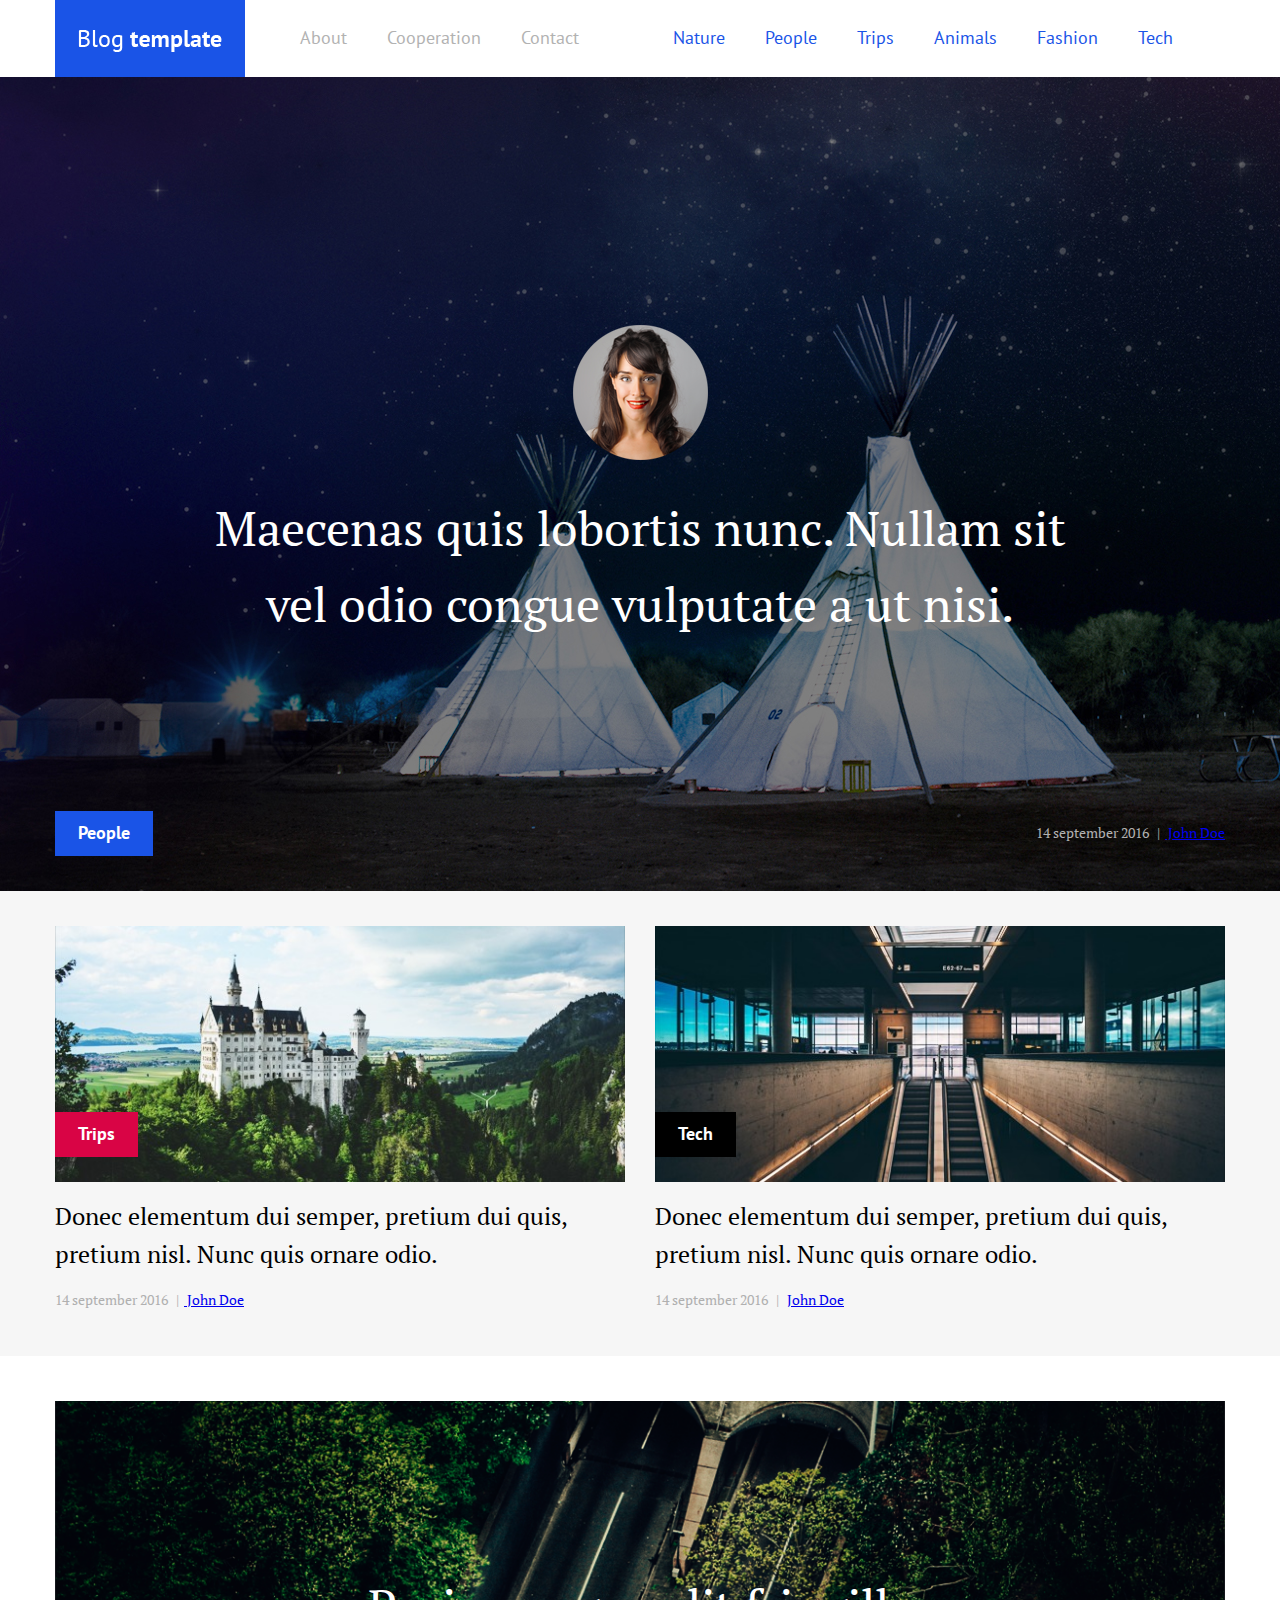
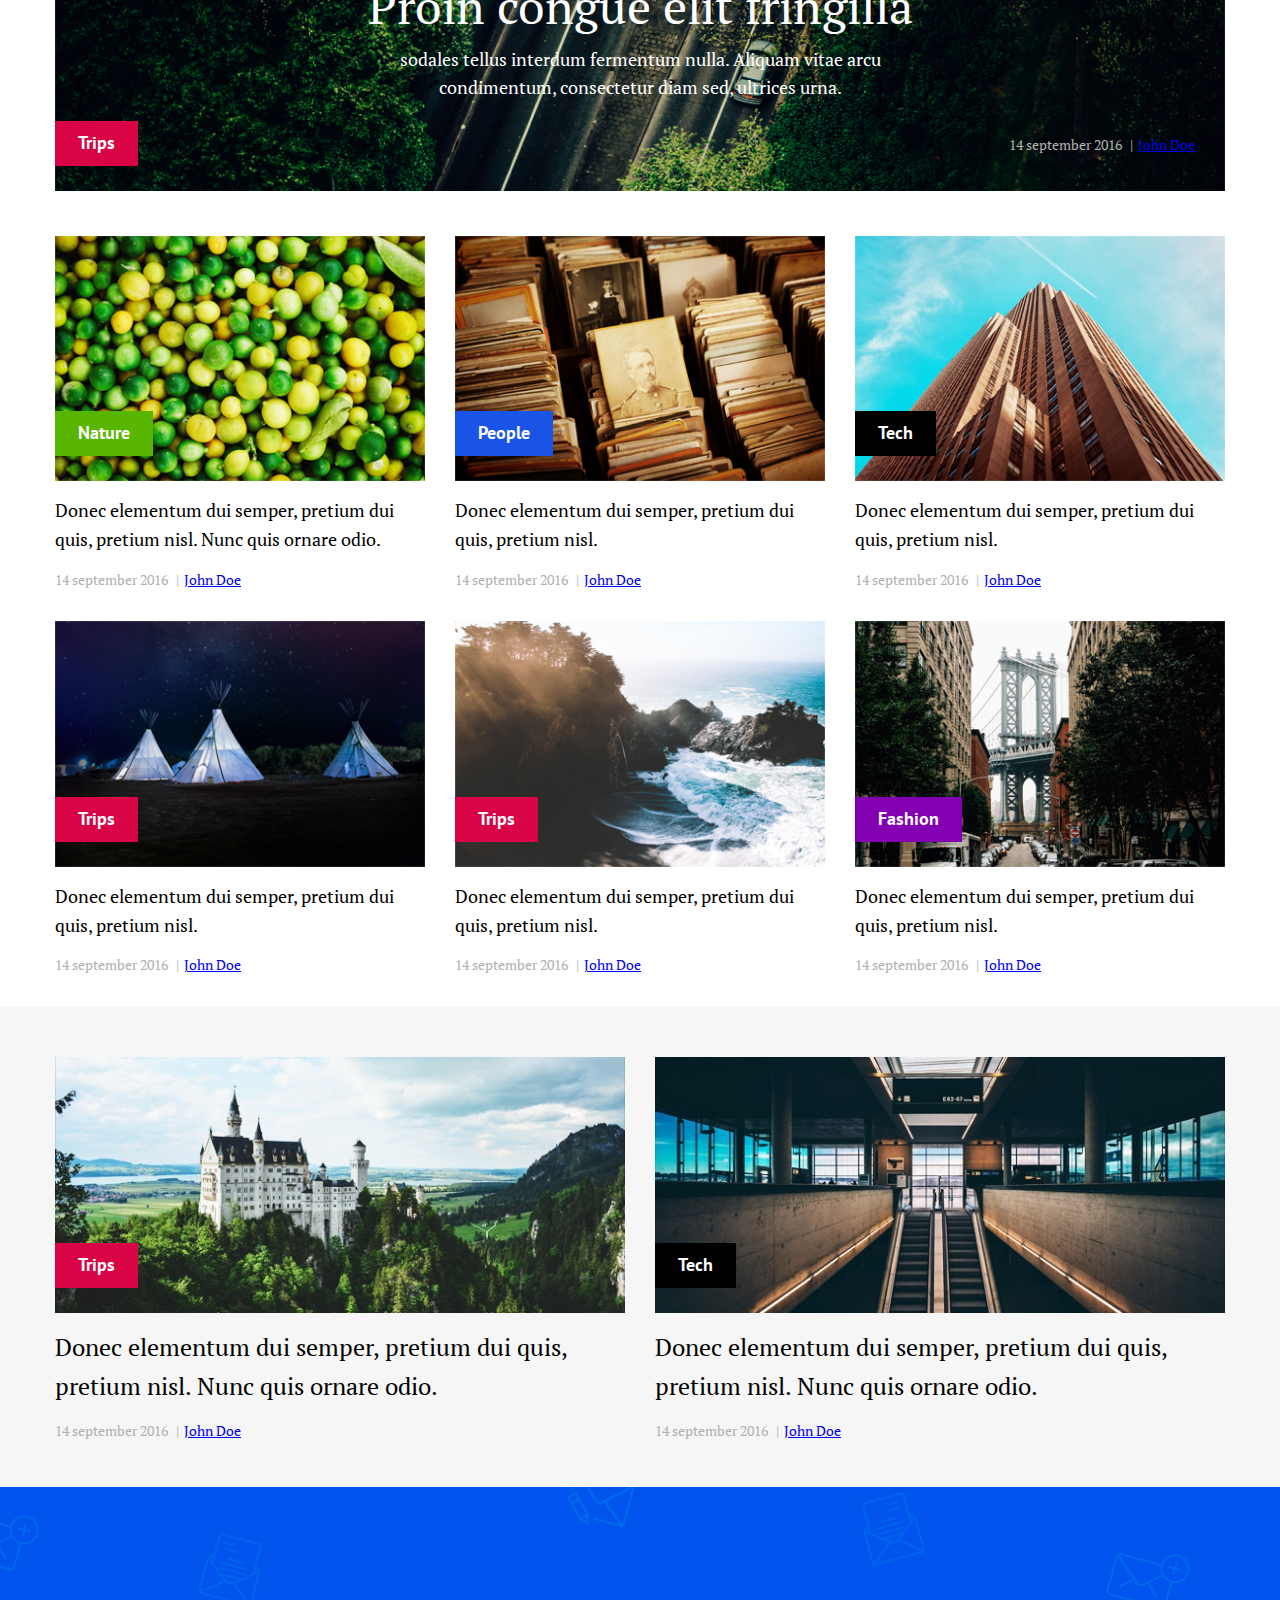
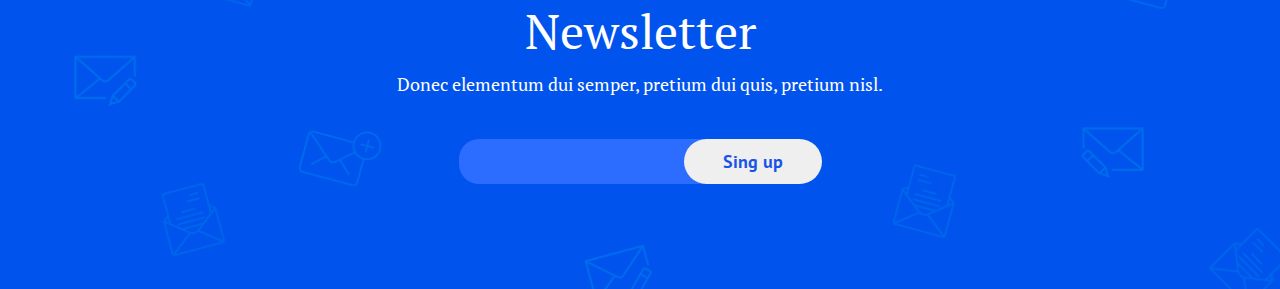
<file: final/index.html>
<!DOCTYPE html>
<html lang="en">
<head>
    <meta charset="UTF-8">
    <meta http-equiv="X-UA-Compatible" content="IE=edge">
    <meta name="viewport" content="width=device-width, initial-scale=1.0">

    <title>final</title>

    <link rel="stylesheet" href="./css/style.css">
    <link rel="preconnect" href="https://fonts.gstatic.com">
    <link rel="stylesheet" href="https://pro.fontawesome.com/releases/v5.10.0/css/all.css" integrity="sha384-AYmEC3Yw5cVb3ZcuHtOA93w35dYTsvhLPVnYs9eStHfGJvOvKxVfELGroGkvsg+p" crossorigin="anonymous"/>
    <link href="https://fonts.googleapis.com/css2?family=PT+Sans:wght@400;700&family=PT+Serif&display=swap" rel="stylesheet">


</head>
<body>
    <header>
        <div class="container">
            <div class="header-logo">
                <img src="./img/logo.png" alt="">
            </div>
    
            <ul class="menu">
                <li><a href="#">About</a></li>
                <li><a href="#">Cooperation</a></li>
                <li><a href="#">Contact</a></li>
            </ul>
    
            <ul class="menu2">
                <li><a href="#">Nature</a></li>
                <li><a href="#">People</a></li>
                <li><a href="#">Trips</a></li>
                <li><a href="#">Animals</a></li>
                <li><a href="#">Fashion</a></li>
                <li><a href="#">Tech</a></li>
                <div class="circle">
                    <i class="fas fa-circle"></i>
                    <i class="fas fa-circle"></i>
                    <i class="fas fa-circle"></i>
                </div>
            </ul>

            <div class="burger">
                <div class="line1"></div>
                <div class="line2"></div>
                <div class="line3"></div>
            </div>
        </div>
        

    </header>

    <section class="intro">
        <div class="container">

            <div class="intro-inner">
                <div class="ledi-foto">
                    <img src="./img/boshka.png" alt="">
                </div>
    
                <h1 class="intro-title">
                    Maecenas quis lobortis nunc. Nullam sit
                    vel odio congue vulputate a ut nisi.
                </h1>
            </div>
            
        </div>
    </section>

    <div class="data">
        <div class="container">

            <div class="people">
                <p class="img-title">People</p>
            </div>

            <div class="data-title">
                <p class="autor">14 september 2016 <span class="line">|</span><span><a href="#"> John Doe</a></span></p>
            </div>
        </div>
    </div>


    <section class="himelsdorf">
        <div class="container">
            
            <div class="row">
                
                <div class="col-md-6 col-sm-12">
                        <div class="him-img-inner">
                            <span class="img-title img-himels-title trips">Trips</span>
                            <img src="./img/zamok.jpeg" alt="">
                            
                        </div>
                                    
                        <div class="him-title">
                            Donec elementum dui semper, 
                            pretium dui quis, pretium nisl. Nunc quis ornare odio.
                        </div>
                        <div class="data-title">
                            <p class="autor">14 september 2016 <span class="line">|</span><span><a href="#"> John Doe</a></span></p>
                        </div>
                </div>

                <div class="col-md-6 col-sm-12">
                    <div class="him-img-inner">
                        <span class="img-title img-himels-title tech">Tech</span>
                        <img src="./img/podezd-zamka.jpeg" alt="">
                        
                    </div>
                                
                    <div class="him-title">
                        Donec elementum dui semper, 
                        pretium dui quis, pretium nisl. Nunc quis ornare odio.
                    </div>
                    <div class="data-title">
                        <p class="autor">14 september 2016 <span class="line">|</span><span> <a href="#"> John Doe</a></span></p>
                    </div>
            </div>
             
            </div>
        </div>
    </section> <!-- /.Himelsdorf-->

    <section class="about">
        <div class="container">

            <div class="row">
                <!-- Item 1 -->
                <div class="col-md-12">
                    <div class="about-inner">

                        <div class="him-img-inner">
                            <div class="about-item-title">
                                <h2 class="intro-title intro-about-title">
                                    Proin congue elit fringilla                        
                                </h2>
                                <p class="inner-p">
                                    sodales tellus interdum fermentum nulla. Aliquam vitae arcu condimentum,
                                    consectetur diam sed, ultrices urna. 
                                </p>
                            </div>
                            <div class="data-title about-in-title">
                                <p class="autor">14 september 2016 <span class="line">|</span><span><a href="#">John Doe</a></span></p>
                            </div>
                            <span class="img-title img-himels-title trips ">Trips</span>
                            <img src="./img/Huge1.png" alt="">
                            
                        </div>

                    </div>

                </div>
                <!-- Item 2 -->
                <div class="col-md-4">
                    <div class="him-img-inner">
                        <span class="img-title img-himels-title nature">Nature</span>
                        <img src="./img/Huge2.png" alt="">
                    </div>
                    <div class="him-title about-title">
                        Donec elementum dui semper, 
                        pretium dui quis, pretium nisl. Nunc quis ornare odio.
                    </div>
                    <div class="data-title">
                        <p class="autor">14 september 2016 <span class="line">|</span><span><a href="#">John Doe</a></span></p>
                    </div>
                </div>
                <!-- Item 3 -->
                <div class="col-md-4">
                    <div class="him-img-inner">
                        <span class="img-title img-himels-title people">People</span>
                        <img src="./img/Huge3.png" alt="">
                    </div>
                    <div class="him-title about-title">
                        Donec elementum dui semper, 
                        pretium dui quis, pretium nisl. 
                    </div>
                    <div class="data-title">
                        <p class="autor">14 september 2016 <span class="line">|</span><span><a href="#">John Doe</a></span></p>
                    </div>
                </div>
                <!-- Item 4 -->
                <div class="col-md-4">
                    <div class="him-img-inner">
                        <span class="img-title img-himels-title tech">Tech</span>
                        <img src="./img/Huge4.png" alt="">
                    </div>
                    <div class="him-title about-title">
                        Donec elementum dui semper, 
                        pretium dui quis, pretium nisl.
                    </div>
                    <div class="data-title">
                        <p class="autor">14 september 2016 <span class="line">|</span><span><a href="#">John Doe</a></span></p>
                    </div>
                </div>
                <!-- Item 5 -->
                <div class="col-md-4">
                    <div class="him-img-inner">
                        <span class="img-title img-himels-title trips">Trips</span>
                        <img src="./img/Huge5.png" alt="">
                    </div>
                    <div class="him-title about-title">
                        Donec elementum dui semper, 
                        pretium dui quis, pretium nisl. 
                    </div>
                    <div class="data-title">
                        <p class="autor">14 september 2016 <span class="line">|</span><span><a href="#">John Doe</a></span></p>
                    </div>
                </div>
                <!-- Item 6 -->
                <div class="col-md-4">
                    <div class="him-img-inner">
                        <span class="img-title img-himels-title trips">Trips</span>
                        <img src="./img/Huge6.png" alt="">
                    </div>
                    <div class="him-title about-title">
                        Donec elementum dui semper, 
                        pretium dui quis, pretium nisl. 
                    </div>
                    <div class="data-title">
                        <p class="autor">14 september 2016 <span class="line">|</span><span><a href="#">John Doe</a></span></p>
                    </div>
                </div>
                <!-- Item 7 -->
                <div class="col-md-4">
                    <div class="him-img-inner">
                        <span class="img-title img-himels-title fashion">Fashion</span>
                        <img src="./img/Huge7.png" alt="">
                    </div>
                    <div class="him-title about-title">
                        Donec elementum dui semper, 
                        pretium dui quis, pretium nisl. 
                    </div>
                    <div class="data-title">
                        <p class="autor">14 september 2016 <span class="line">|</span><span><a href="#">John Doe</a></span></p>
                    </div>
                </div>

            </div>

        </div>
    </section> <!-- /.About -->


    <section class="himelsdorf him2">
        <div class="container">
            
            <div class="row">
                
                <div class="col-md-6 col-sm-12">
                        <div class="him-img-inner">
                            <span class="img-title img-himels-title trips">Trips</span>
                            <img src="./img/zamok.jpeg" alt="">
                            
                        </div>
                                    
                        <div class="him-title">
                            Donec elementum dui semper, 
                            pretium dui quis, pretium nisl. Nunc quis ornare odio.
                        </div>
                        <div class="data-title">
                            <p class="autor">14 september 2016 <span class="line">|</span><span><a href="#">John Doe</a></span></p>
                        </div>
                </div>

                <div class="col-md-6 col-sm-12">
                    <div class="him-img-inner">
                        <span class="img-title img-himels-title tech">Tech</span>
                        <img src="./img/podezd-zamka.jpeg" alt="">
                        
                    </div>
                                
                    <div class="him-title">
                        Donec elementum dui semper, 
                        pretium dui quis, pretium nisl. Nunc quis ornare odio.
                    </div>
                    <div class="data-title">
                        <p class="autor">14 september 2016 <span class="line">|</span><span><a href="#">John Doe</a></span></p>
                    </div>
            </div>
                
            </div>
        </div>
    </section> <!-- /.Himelsdorf-->

    <section class="news">
        <div class="container">

            <div class="news-inner">
                <div class="news-title intro-title">
                    Newsletter
                </div>
                <div class="news-suptitle inner-p">
                    Donec elementum dui semper, pretium dui quis, pretium nisl.
                </div>

            </div>
            <form action="">
                <input type="text">
                <input type="submit" value="Sing up">
            </form>
        </div>
    </section>

</body>
</html>
</file>
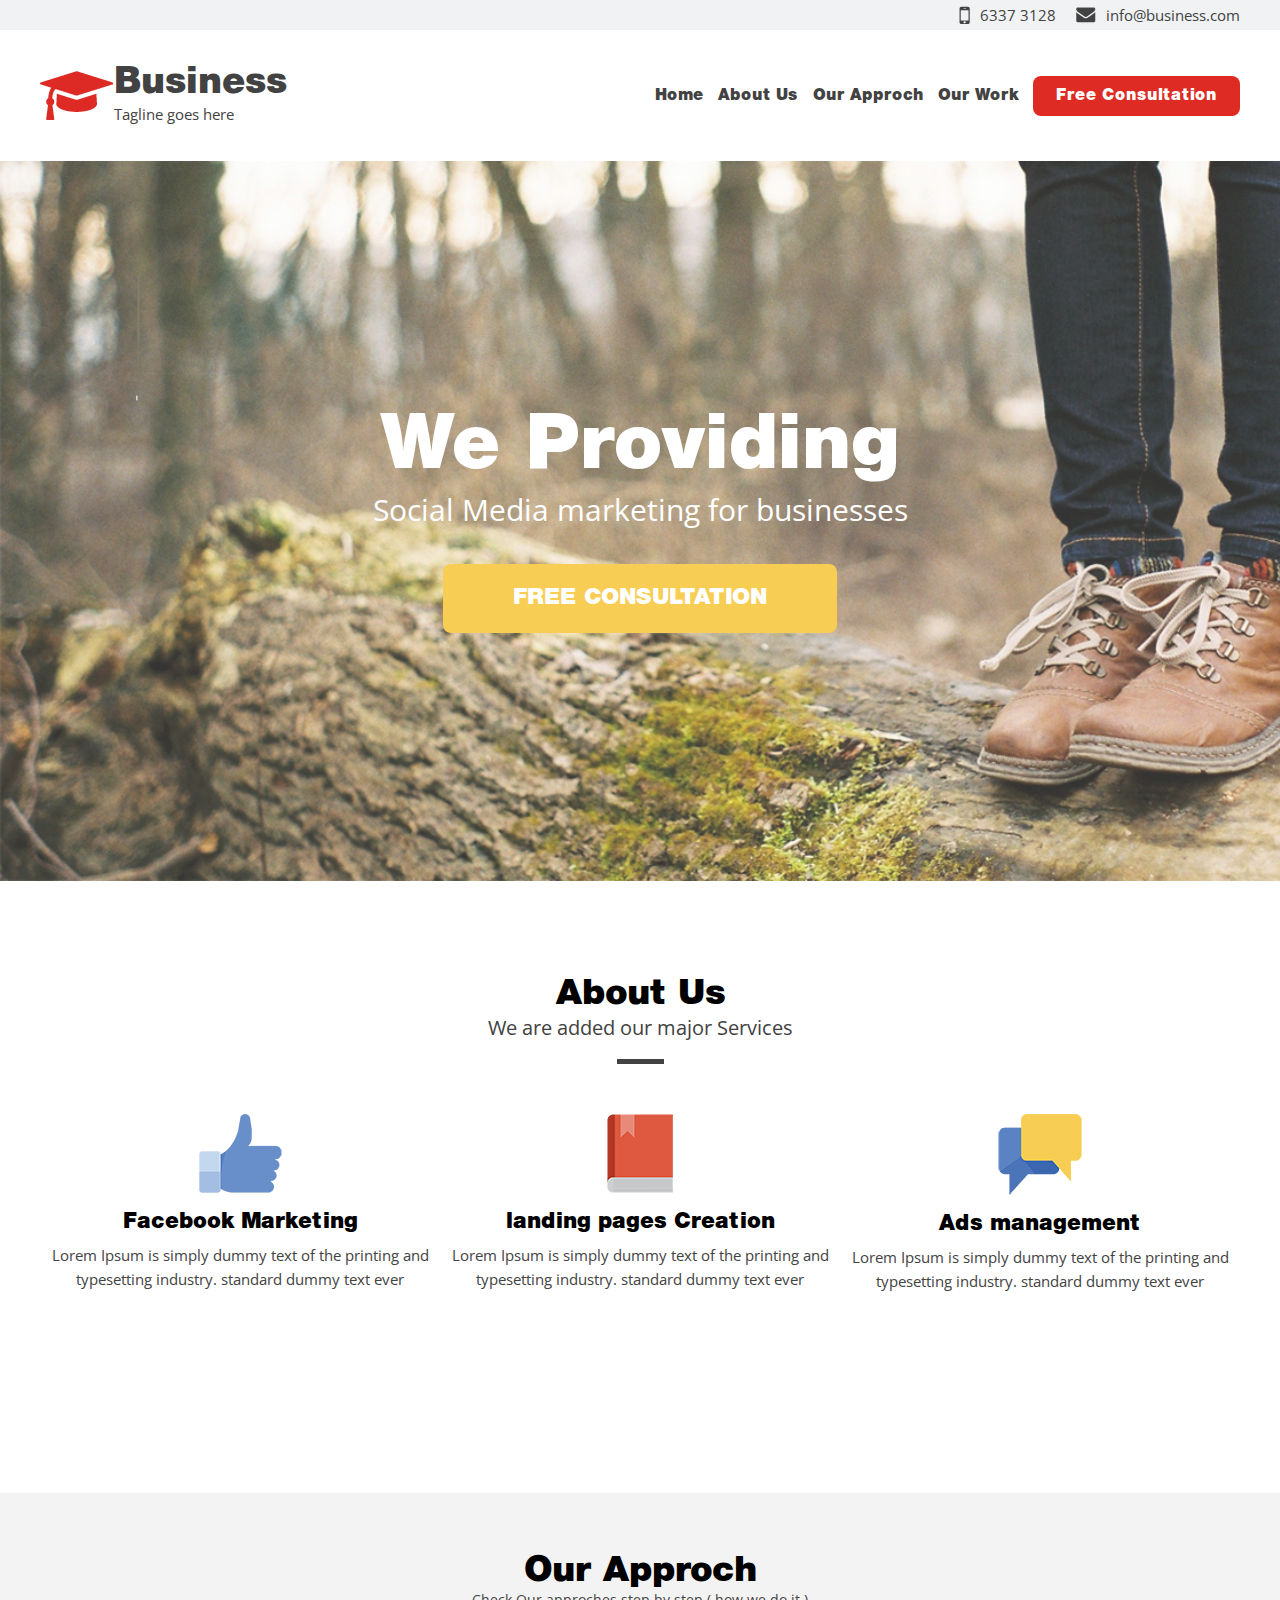
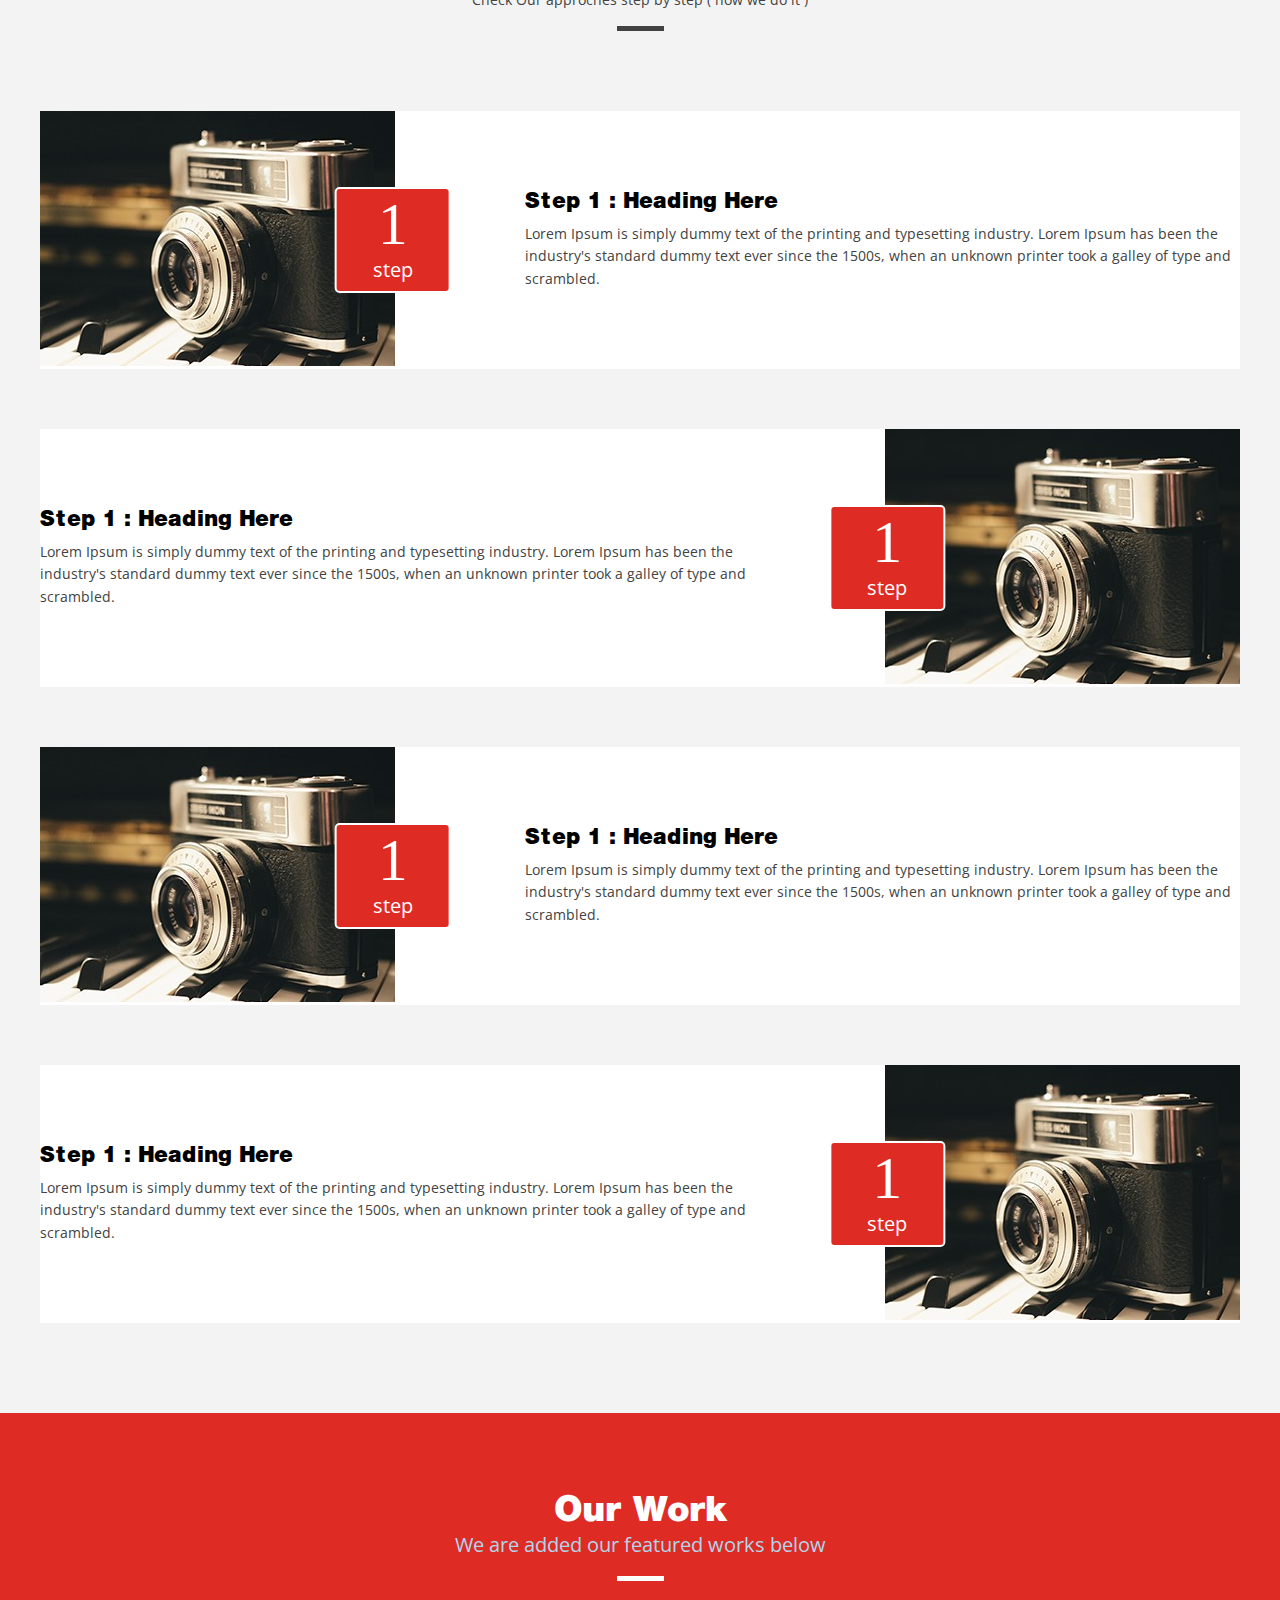
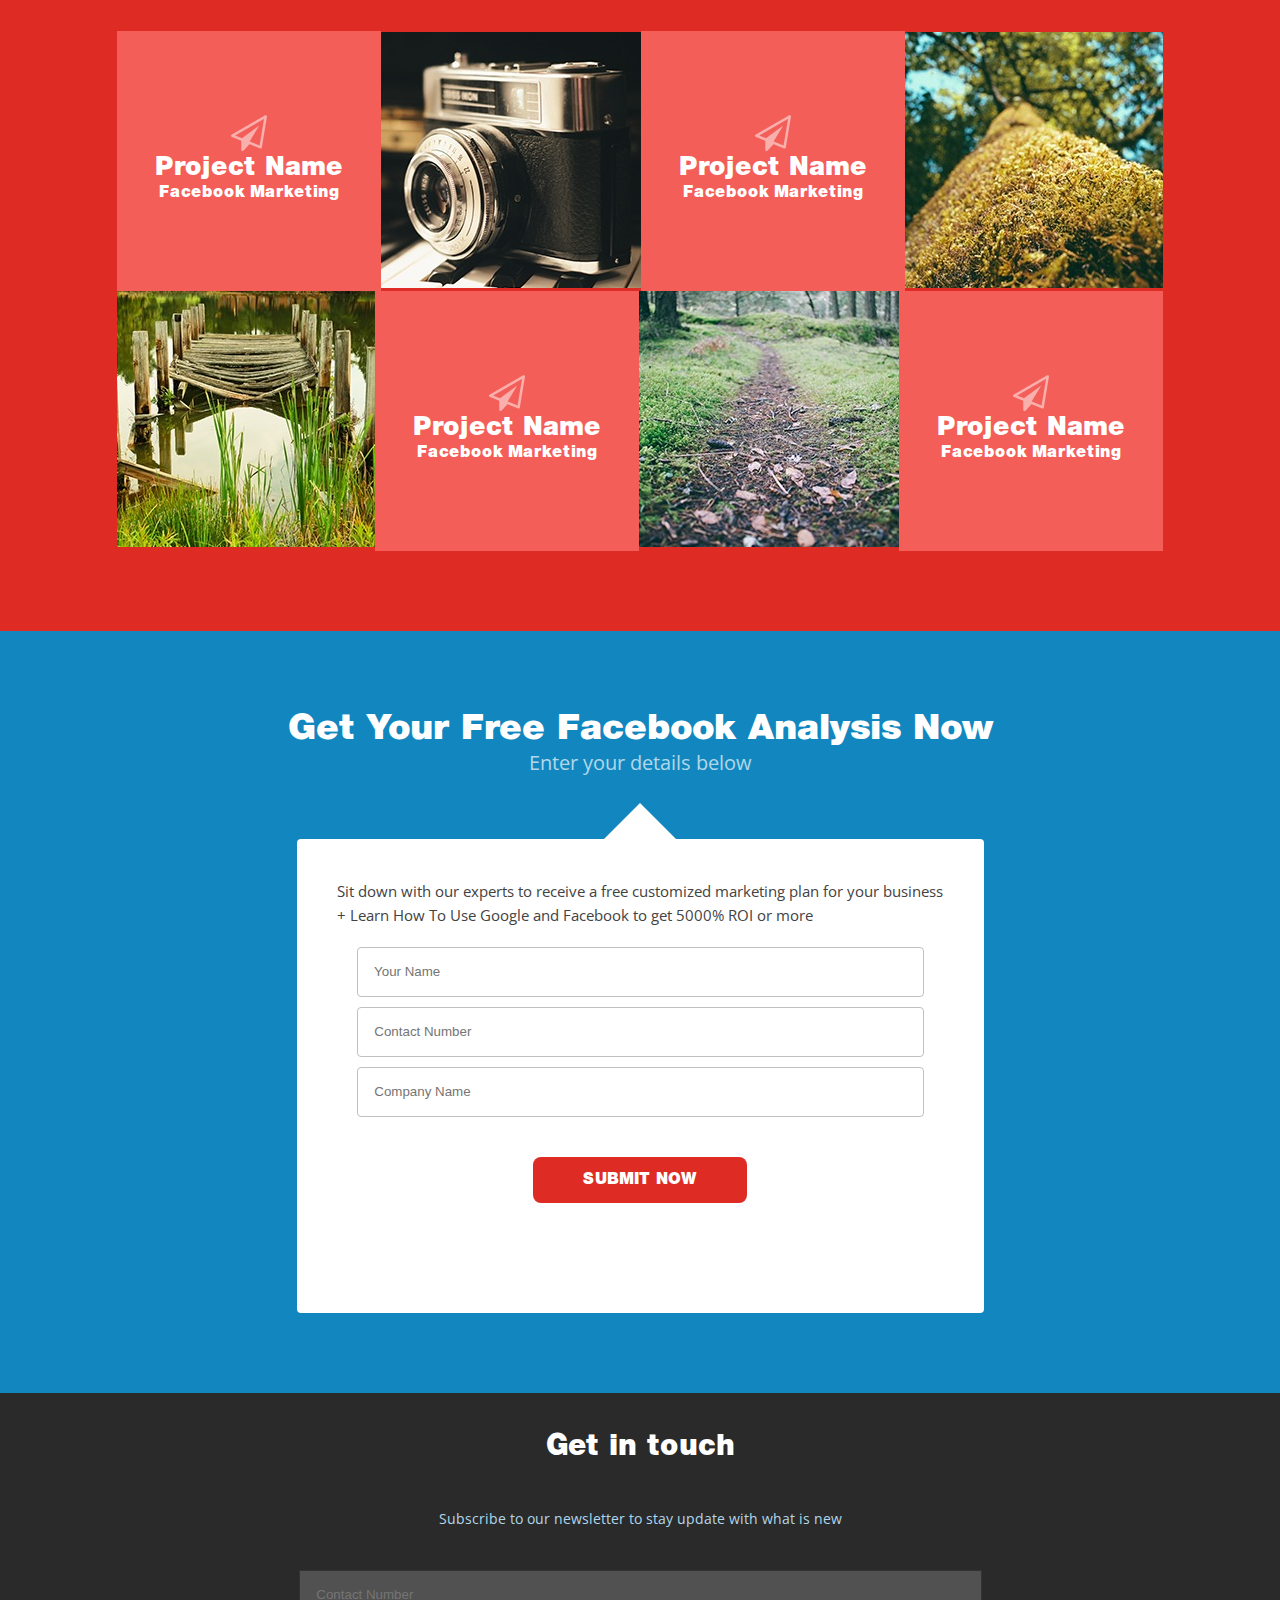
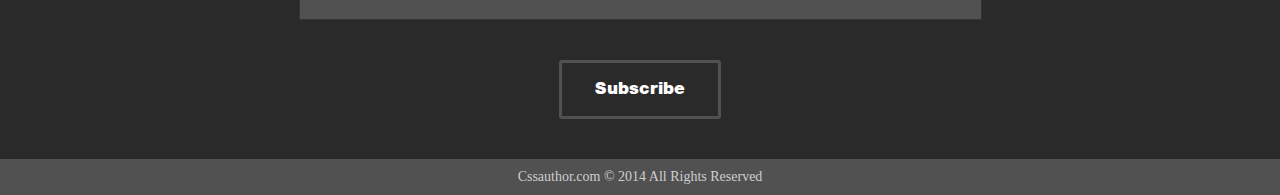
<file: free agency(nazar)/index.html>
<!DOCTYPE html>
<html lang="en">
<head>
    <meta charset="UTF-8">
    <meta name="viewport" content="width=device-width, initial-scale=1.0">
    <!-- <link href="https://cdn.jsdelivr.net/npm/bootstrap@5.0.0-beta1/dist/css/bootstrap.min.css" rel="stylesheet" integrity="sha384-giJF6kkoqNQ00vy+HMDP7azOuL0xtbfIcaT9wjKHr8RbDVddVHyTfAAsrekwKmP1" crossorigin="anonymous"> -->

    <title>Free Agency(Nazar)</title>

    <link rel="stylesheet" href="css/main.css">
    <link rel="stylesheet" href="https://pro.fontawesome.com/releases/v5.10.0/css/all.css" integrity="sha384-AYmEC3Yw5cVb3ZcuHtOA93w35dYTsvhLPVnYs9eStHfGJvOvKxVfELGroGkvsg+p" crossorigin="anonymous"/>
    <link href="https://fonts.googleapis.com/css2?family=Open+Sans&display=swap" rel="stylesheet">


</head>
<body>
    <div class="contacts">
        <div class="container">
            <div class="contacts__inner">
                <div class="number">
                    <img src="img/mobile.png" alt="#">
                    <p class="mobile__number info">6337 3128</p>
                </div>
                <div class="mail">
                    <img src="img/mail.png" alt="">
                    <p class="mail__info info">info@business.com</p>                  
                </div>
            </div>    
        </div>
    </div>
    <header>
        <div class="container">

            <div class="header__inner">
                <div class="header__logo">
                    <img src="img/logo.png" alt="logo">
                    <div class="logo__name">
                        <h2 class="logo__title">Business</h2>
                        <p class="logo__suptitle">Tagline goes here</p>
                    </div>
                </div>
                <nav class="">
                    <a class="nav__link" href="#">Home</a>
                    <a class="nav__link" href="#">About Us </a>
                    <a class="nav__link" href="#">Our Approch</a>
                    <a class="nav__link" href="#">Our Work</a>

                    <a class="button" href="#">Free Consultation</a>

                </nav>
                <div class="burger">
                    <div class="line1"></div>
                    <div class="line2"></div>
                    <div class="line3"></div>
                </div>
            </div>

        </div>
    </header>

    <section class="intro">
        <div class="container">
            <div class="intro__inner">
                <div class="intro__title">
                    <h2 class="logo__title intro-title">We Providing</h2>
                </div>
                <div class="intro__suptitle">
                    <p class="logo__suptitle intro-suptitle">Social Media marketing for businesses</p>
                </div>
                <a class="button intro--button" href="#">Free Consultation</a>
            </div>

        </div>
    </section> <!-- ./ INTRO-->

    <section class="about">
        <div class="container">

            <div class="about__slogan">
                <h2 class="about__title">About Us</h2>
                <p class="about__text">We are added our major Services</p>
            </div>

            <div class="about__inner">

                <div class=" about__item">
                    <img class="about__img" src="img/like.png" alt="#">
                    <h3 class="item__title">Facebook Marketing</h3>
                    <p class="item__suptitle">
                        Lorem Ipsum is simply dummy text 
                        of the printing and typesetting industry. 
                         standard dummy text ever
                    </p>

                </div>

                <div class=" about__item">
                    <img class="about__img" src="img/book.png" alt="#">
                    <h3 class="item__title">landing pages Creation</h3>
                    <p class="item__suptitle">
                        Lorem Ipsum is simply dummy
                        text of the printing and typesetting industry. 
                        standard dummy text ever
                    </p>

                </div>

                <div class=" about__item">
                    <img class="about__img" src="img/coment.png" alt="#">
                    <h3 class="item__title">Ads management</h3>
                    <p class="item__suptitle">
                        Lorem Ipsum is simply dummy text of 
                        the printing and typesetting industry.
                        standard dummy text ever
                    </p>

                </div>

            </div>
            
        </div>
    </section> <!-- About us -->

    <section class="approch">
        <div class="container">

            <div class="about__slogan">
                <h2 class="about__title approch__title">Our Approch</h2>
                <p class="about__text approch__text">Check Our approches step by step ( how we do it )</p>
            </div>

            <div class="approch__inner ">
                <!-- item 1 -->
                <div class="approch__item">
                    <div class="app__img">
                        <img class="img-img" src="img/step1.jpeg" alt="#">
                    </div>
                    <div class="app__text text-right">
                        <h3 class="item__title approch__title">Step 1 : Heading Here</h3>                   
                        <p class="approch__text">
                            Lorem Ipsum is simply dummy text
                            of the printing and typesetting industry.
                            Lorem Ipsum has been the industry's standard
                            dummy text ever since the 1500s, when an unknown
                            printer took a galley of type and scrambled.
                        </p>
                    </div>
                    <div class="step step-left">
                        <h1 class="step__num">1</h1>
                        <p class="step__text">step</p>
                    </div>
                </div>
                <!-- Item 2 -->
                <div class="approch__item">
                    <div class="app__text text-left">
                        <h3 class="item__title approch__title">Step 1 : Heading Here</h3>                   
                        <p class="approch__text">
                            Lorem Ipsum is simply dummy text
                            of the printing and typesetting industry.
                            Lorem Ipsum has been the industry's standard
                            dummy text ever since the 1500s, when an unknown
                            printer took a galley of type and scrambled.
                        </p>
                    </div>

                    <div class="app__img">
                        <img class="img-img" src="img/step1.jpeg" alt="#">
                    </div>
                    <div class="step step-right">
                        <h1 class="step__num">1</h1>
                        <p class="step__text">step</p>
                    </div>
                </div>
                <!-- ITEM 3 -->
                <div class="approch__item">
                    <div class="app__img">
                        <img class="img-img" src="img/step1.jpeg" alt="#">
                    </div>

                    <div class="app__text text-right">
                        <h3 class="item__title approch__title">Step 1 : Heading Here</h3>                   
                        <p class="approch__text">
                            Lorem Ipsum is simply dummy text
                            of the printing and typesetting industry.
                            Lorem Ipsum has been the industry's standard
                            dummy text ever since the 1500s, when an unknown
                            printer took a galley of type and scrambled.
                        </p>
                    </div>
                    <div class="step step-left">
                        <h1 class="step__num">1</h1>
                        <p class="step__text">step</p>
                    </div>
                </div>
                <!-- ITEM 4 -->
                <div class="approch__item">                   
                    <div class="app__text text-left">
                        <h3 class="item__title approch__title">Step 1 : Heading Here</h3>                  
                        <p class="approch__text">
                            Lorem Ipsum is simply dummy text
                            of the printing and typesetting industry.
                            Lorem Ipsum has been the industry's standard
                            dummy text ever since the 1500s, when an unknown
                            printer took a galley of type and scrambled.
                        </p>
                    </div>

                    <div class="app__img">
                        <img class="img-img" src="img/step1.jpeg" alt="#">
                    </div>
                    <div class="step step-right">
                        <h1 class="step__num">1</h1>
                        <p class="step__text">step</p>
                    </div>
                </div>
            
            </div>         

        </div>
    </section> <!-- /.Aproch -->

    <section class="our__work">
        <div class="container">

            <div class="about__slogan">
                <h2 class="about__title work-main-title ">Our Work</h2>
                <p class="about__text work--line">We are added our featured works below</p>
            </div>

            <div class="work--inner">
                <!-- item 1 -->
                <div class="work--item air--item">
                    <img src="img/air.png" alt="#">
                    <h2 class="item__title work-item-title">Project Name</h2>
                    <p class="work--suptitle">Facebook Marketing</p>
                </div>
                <!-- item 2 -->
                <div class="work--item">
                    <img src="img/work1.jpeg" alt="#">
                    
                </div>
                <!-- item 3 -->
                <div class="work--item air--item">
                    <img src="img/air.png" alt="#">
                    <h2 class="item__title work-item-title">Project Name</h2>
                    <p class="work--suptitle">Facebook Marketing</p>

                </div>
                <!-- item 4 -->
                <div class="work--item">
                    <img src="img/work2.jpeg" alt="#">
                    
                </div>
                <!-- item 5 -->
                <div class="work--item">
                    <img src="img/work3.jpeg" alt="#">
                </div>
                <!-- item 6 -->

                <div class="work--item  air--item">
                    <img src="img/air.png" alt="#">
                    <h2 class="item__title work-item-title">Project Name</h2>
                    <p class="work--suptitle">Facebook Marketing</p>

                </div>
                <!-- item 7 -->
                <div class="work--item">
                    <img src="img/work4.jpeg" alt="#">
                    
                </div>
                <!-- item 8 -->
                <div class="work--item  air--item">
                    <img src="img/air.png" alt="#">
                    <h2 class="item__title work-item-title">Project Name</h2>
                    <p class="work--suptitle">Facebook Marketing</p>
                </div>

            </div>

        </div>
    </section> <!-- out of work -->

    <section class="submit">
        <div class="container">

            <div class="about__slogan">
                <h2 class="about__title work-main-title">Get Your Free Facebook Analysis Now</h2>
                <p class="submit-suptitle">Enter your details below</p>
            </div>
            <div class="check">
                <i class="fal fa-check-circle fab-ckeck"></i>
            </div>

            <div class="arrow_box">
                <i class="far fa-times-circle far-close"></i>
                <p>
                    Sit down with our experts to receive a free customized
                    marketing plan for your business + Learn How To Use Google
                    and Facebook to get 5000% ROI or more
                </p>
                <form action="">
                    <div class="form-group">
                        <input placeholder="    Your Name" type="text" class="form-control" required>

                    </div>
                    <div class="form-group">
                        <input placeholder="    Contact Number" type="text" class="form-control" required>
                        
                    </div>
                    <div class="form-group last-group">
                        <input placeholder="    Company Name" type="text" class="form-control" required>                      
                    </div>

                    <div class="btn-submit">
                    <a class="button submit-button" href="#">Submit Now</a>

                    </div>

                </form>
            </div>

        </div>
    </section>

    <footer>
        <div class="container">

            <div class="footer--inner">
                
                <h2 class="about__title footer--title">Get in touch</h2>

                <div class="block-awesome">
                    <i class="fab fa-facebook-square fab-footer"></i>
                    <i class="fab fa-twitter-square fab-footer"></i>
                    <i class="fab fa-google-plus-g fab-footer"></i>
                    <i class="fab fa-linkedin fab-footer fab-last"></i>
                </div>
                <p class="submit-suptitle footer-sub">Subscribe to our newsletter to stay update with what is new</p>
            </div>

            <div class="form-group form-footer">
                <input placeholder="    Contact Number" type="text" class="form-control footer-control" required>
                
            </div>

            <div class="footer--btn">
                <a class="button submit-button  footer-btn" href="#">Subscribe</a>
            </div>

        </div>
    </footer>

    <div class="copy">
        <div class="continer">

            <div class="copy--title">
                <h3 class="copy--text">Cssauthor.com © 2014 All Rights Reserved</h3>
            </div>
        </div>
    </div>
</body>
</html>
</file>
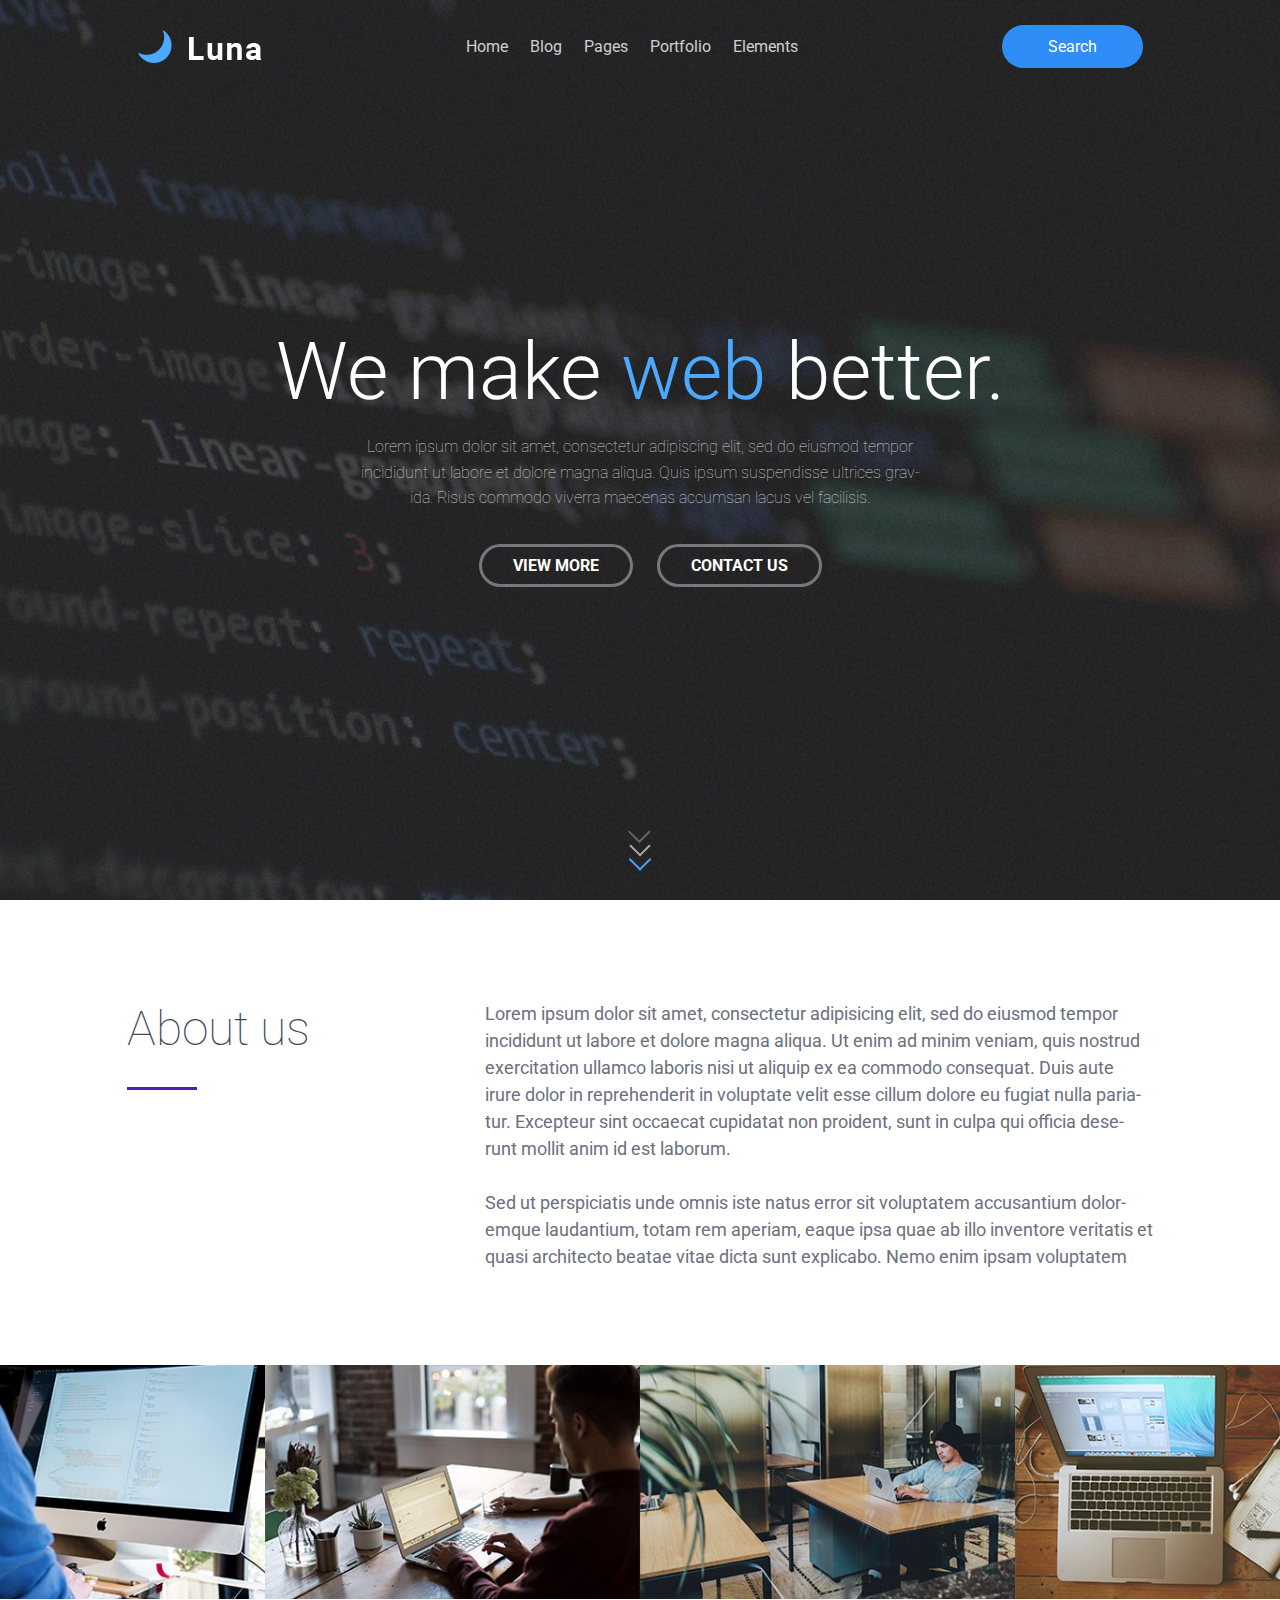
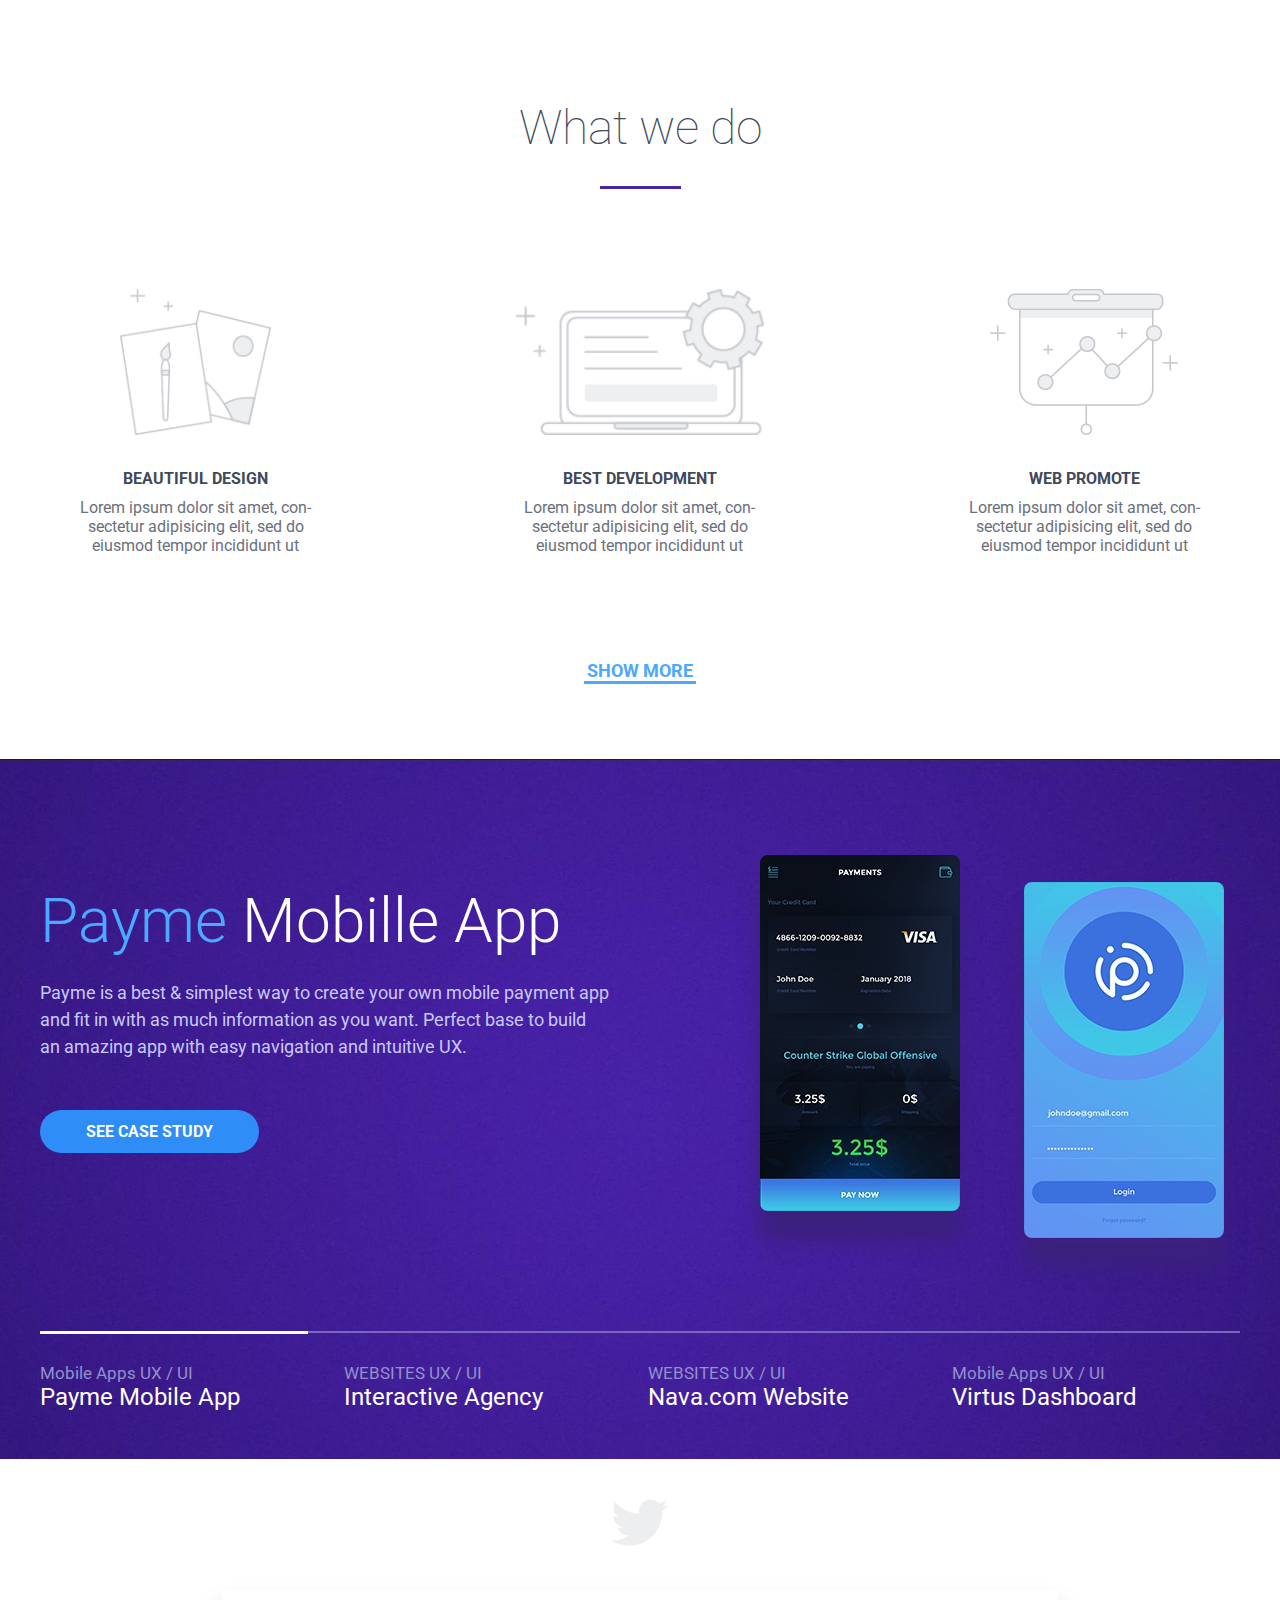
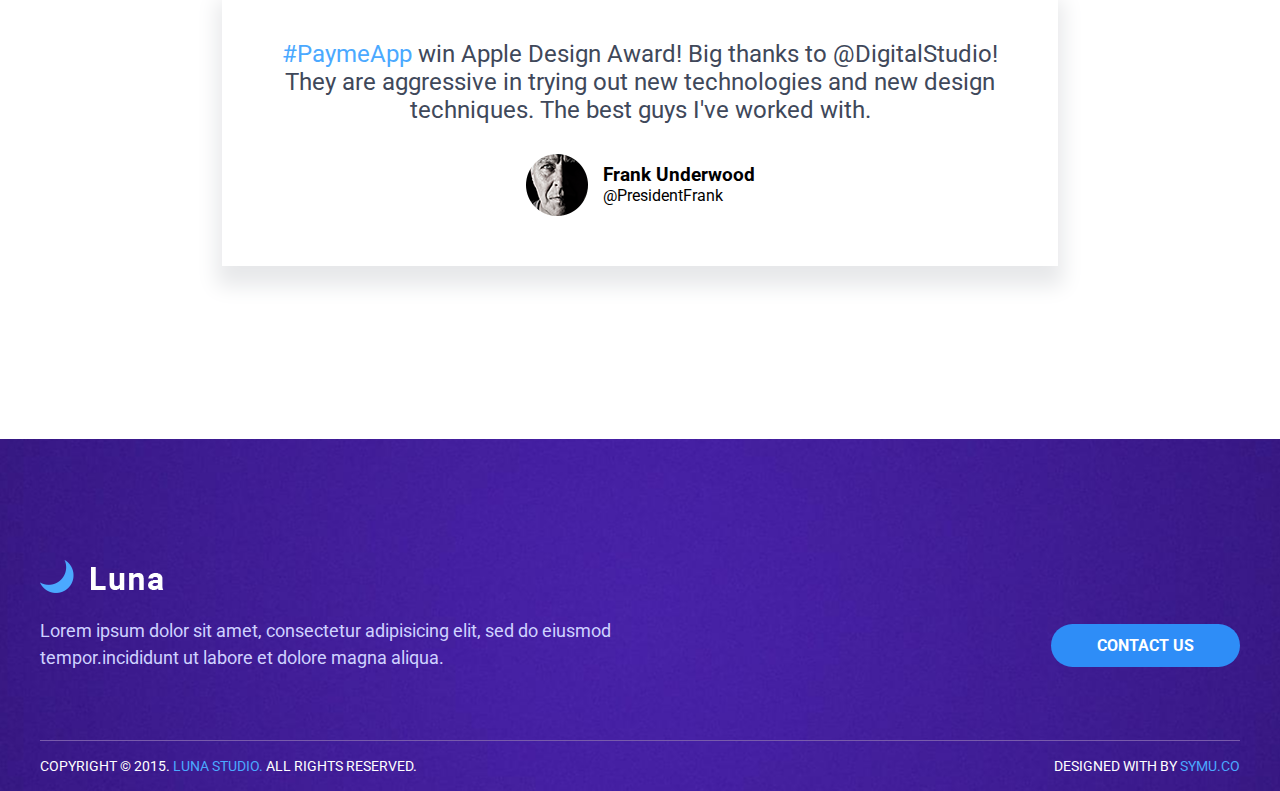
<file: Luna web/index.html>
<!DOCTYPE html>
<html lang="en">
<head>
    <meta charset="UTF-8">
    <meta name="viewport" content="width=device-width, initial-scale=1.0">
    <link rel="stylesheet" href="css/main.css">
    <link rel="preconnect" href="https://fonts.gstatic.com">
    <link href="https://fonts.googleapis.com/css2?family=Roboto:wght@300;400;700&display=swap" rel="stylesheet">
    <link rel="stylesheet" href="https://pro.fontawesome.com/releases/v5.10.0/css/all.css" integrity="sha384-AYmEC3Yw5cVb3ZcuHtOA93w35dYTsvhLPVnYs9eStHfGJvOvKxVfELGroGkvsg+p" crossorigin="anonymous"/>
    

    <title>Luna</title>
</head>
<body>

    <header class="header" >
        <div class="container">

            <div class="header__inner">
                <img class="header__logo" src="assets/header/logo_luna.png" alt="bg-image">

                <nav class="nav">
                    <a class="nav__link" href="#">Home <i class="fas fa-angle-down"></i></a>
                    <a class="nav__link" href="#">Blog <i class="fas fa-angle-down"></i></a>
                    <a class="nav__link" href="#">Pages <i class="fas fa-angle-down"></i></a>
                    <a class="nav__link" href="#">Portfolio <i class="fas fa-angle-down"></i></a>
                    <a class="nav__link" href="#">Elements <i class="fas fa-angle-down"></i></a>
                    
                </nav>

                <div class="button button__search">
                    <a class="btn" href="#"><i class="fas fa-search"></i>  Search </a>                   
                </div>
                <div class="burger">
                    <div class="line1"></div>
                    <div class="line2"></div>
                    <div class="line3"></div>
                </div>
            </div>

        </div>
    </header>
    
    <div class="intro">
        <div class="container">

            <div class="intro__inner">
                <h1 class="intro__title">We make <span class="intro__word">web</span> better. </h1>
                <p class="intro__subtitle">
                    Lorem ipsum dolor sit amet, consectetur adipiscing elit, sed do eiusmod tempor<br>
                    incididunt ut labore et dolore magna aliqua. Quis ipsum suspendisse ultrices 
                    grav-<br>ida. Risus commodo viverra maecenas accumsan lacus vel facilisis. 
                </p>
                
                <a class="intro__btn" href="#">View more</a>                                  
                <a class="intro__btn" href="#">Contact us</a>                   
                
            </div>

            <div class="arrowed">
                <div class="arrow"></div>
            </div>

        </div>
    </div> <!-- ./intro -->

    <!-- About us-->
    <div class="about">
        <div class="container">

            <div class="about__inner">
                <div class="about__slogan">
                    About us
                </div>
                <p class="about__text">
                    Lorem ipsum dolor sit amet, consectetur adipisicing elit,
                    sed do eiusmod tempor<br>incididunt ut labore et dolore magna aliqua.
                    Ut enim ad minim veniam, quis nostrud<br>exercitation ullamco laboris
                    nisi ut aliquip ex ea commodo consequat. Duis aute<br>irure dolor
                    in reprehenderit in voluptate velit esse cillum dolore eu fugiat
                    nulla paria- <br> tur. Excepteur sint occaecat cupidatat non proident,
                    sunt in culpa qui officia dese-<br> runt mollit anim id est laborum. <br><br>
                    Sed ut perspiciatis unde omnis iste natus error sit voluptatem 
                    accusantium dolor- <br> emque laudantium, totam rem aperiam, eaque ipsa
                    quae ab illo inventore veritatis et <br> quasi architecto beatae vitae
                    dicta sunt explicabo. Nemo enim ipsam voluptatem 
                </p>
            </div>
            
        </div>
        <div class="about__img">
            <img src="assets/about_us/about_us1.jpeg" alt="#">
            <img src="assets/about_us/about_us2.jpeg" alt="#">
            <img src="assets/about_us/about_us3.jpeg" alt="#">
            <img src="assets/about_us/about_us4.png" alt="#">
            
        </div>
    </div> <!--./about-->

    <!-- What we do -->
    <div class="what">
        <div class="container">

            <div class="about__slogan what__slogan">
                What we do
            </div>
            <div class="what__inner">

                <div class="what__item">
                    <div class="item__logo">
                        <img class="sepia" src="assets/what_we_do/what1.png" alt="">
                    </div>
                    <div class="item__name">
                        beautiful DESIGN
                    </div>
                    <div class="item__text">
                        Lorem ipsum dolor sit amet,
                        con- <br> sectetur adipisicing elit,
                        sed do <br> eiusmod tempor incididunt ut
                    </div>
                </div>

                <div class="what__item">
                    <div class="item__logo">
                        <img class="sepia" src="assets/what_we_do/what2.png" alt="">
                    </div>
                    <div class="item__name">
                        BEST DEVELOPMENT
                    </div>
                    <div class="item__text">
                        Lorem ipsum dolor sit amet,
                        con- <br> sectetur adipisicing elit,
                        sed do <br> eiusmod tempor incididunt ut
                    </div>
                </div>

                <div class="what__item">
                    <div class="item__logo">
                        <img class="sepia" src="assets/what_we_do/what3.png" alt="">
                    </div>
                    <div class="item__name">
                        WEB PROMOTE
                    </div>
                    <div class="item__text">
                        Lorem ipsum dolor sit amet,
                        con- <br> sectetur adipisicing elit,
                        sed do <br> eiusmod tempor incididunt ut
                    </div>
                </div>

            </div>
            <!--  button   -->
            <div class="btn__show"><a href="#">Show More</a></div>
            
        </div>
    </div> <!--./What-->

    <!--Pay me mobile app-->
    <div class="payme">
        <div class="container">

            <div class="payme__inner">
                <div class="payme__title">
                    <h2 class="payme__slogan"><span class="intro__word">Payme</span> Mobille App</h2>
                    <p class="payme__text">
                        Payme is a best & simplest way
                        to create your own mobile payment app  <br>
                        and fit in with as much information as you want. 
                        Perfect base to build <br>
                        an amazing app with easy navigation and intuitive UX.
                    </p>
                    <div class="button button__pay">
                        <a class="btn payme__btn" href="#"> See case study </a>                   
                    </div>
                </div>
                <div class="pay__screen">
                    <img class="screen__item screen__pay" src="assets/pay_me/Pay1.jpeg" alt="#">
                    <img class="screen__item screen__log" src="assets/pay_me/Login.jpeg" alt="#">
                </div>
            </div>

            <div class="pay__slider">
                <div class="slider__item  active">
                    <span class="slider__item-title">Mobile Apps      UX / UI</span>
                    <span><h4>Payme Mobile App</h4></span>
                </div>
                <div class="slider__item">
                    <span class="slider__item-title">WEBSITES      UX / UI</span>
                    <span><h4>Interactive Agency</h4></span>
                </div>
                <div class="slider__item">
                    <span class="slider__item-title">WEBSITES      UX / UI</span>
                    <span><h4>Nava.com Website</h4></span>
                </div>
                <div class="slider__item">
                    <span class="slider__item-title">Mobile Apps      UX / UI</span>
                    <span><h4>Virtus Dashboard</h4></span>
                </div>
            </div>

        </div>
    </div>  <!--./Payme-->


    <div class="twiter__slider">
        <div class="container">
            <div class="twitter__coments">

                <div class="twitter__logo">
                    <img class="twitter__bird" src="assets/twiter_coments/twitter__logo.png" alt="">
                </div>

                <div class="comments">
                    <div class="twiter__text">
                        <span class="intro__word">#PaymeApp</span> win Apple Design Award! Big thanks to @DigitalStudio! <br>
                        They are aggressive in trying out new technologies and new design <br>
                        techniques. The best guys I've worked with. 
                    </div>
                    <div class="twiter__account">
                        <img class="account__logo" src="assets/twiter_coments/avatar.png" alt="">
                        <div class="account__name">
                            <h3 class="account__firstname">Frank Underwood</h3> 
                            <span>@PresidentFrank</span> 
                        </div>
                    </div>
                </div>
            </div>

        </div>

    </div> <!-- Twitter slider -->

    <footer class="footer">
        <div class="container">

                <div class="footer__inner">
                    <div class="footer__logo">
                        <img class="footer__logo-luna"  src="assets/header/logo_luna.png" alt="">
                        <p class="footer__text">
                            Lorem ipsum dolor sit amet, consectetur adipisicing elit,
                            sed do eiusmod <br> tempor.incididunt ut labore et dolore magna 
                            aliqua. 
                        </p>
                    </div>
                    <div class="footer__btn">
                        <a class="btn payme__btn" href="#"> Contact us </a>
                    </div>
                </div>

                <!-- <hr> -->

                <div class="line">
                    <div class="copy">
                        <p class="line__text">Copyright © 2015.    <span class="intro__word">LUNA STUDIO.</span> All rights reserved.</p>
                    </div>
        
                    <div class="autor">
                        <p  class="line__text"> DESIGNED with <i class="fas fa-heart"></i>   BY <span class="intro__word">SYMU.CO</span></p>
                    </div>
                </div>

        </div>
    </footer>

    


    <script src="js/main.js"></script>
</body>
</html>
</file>
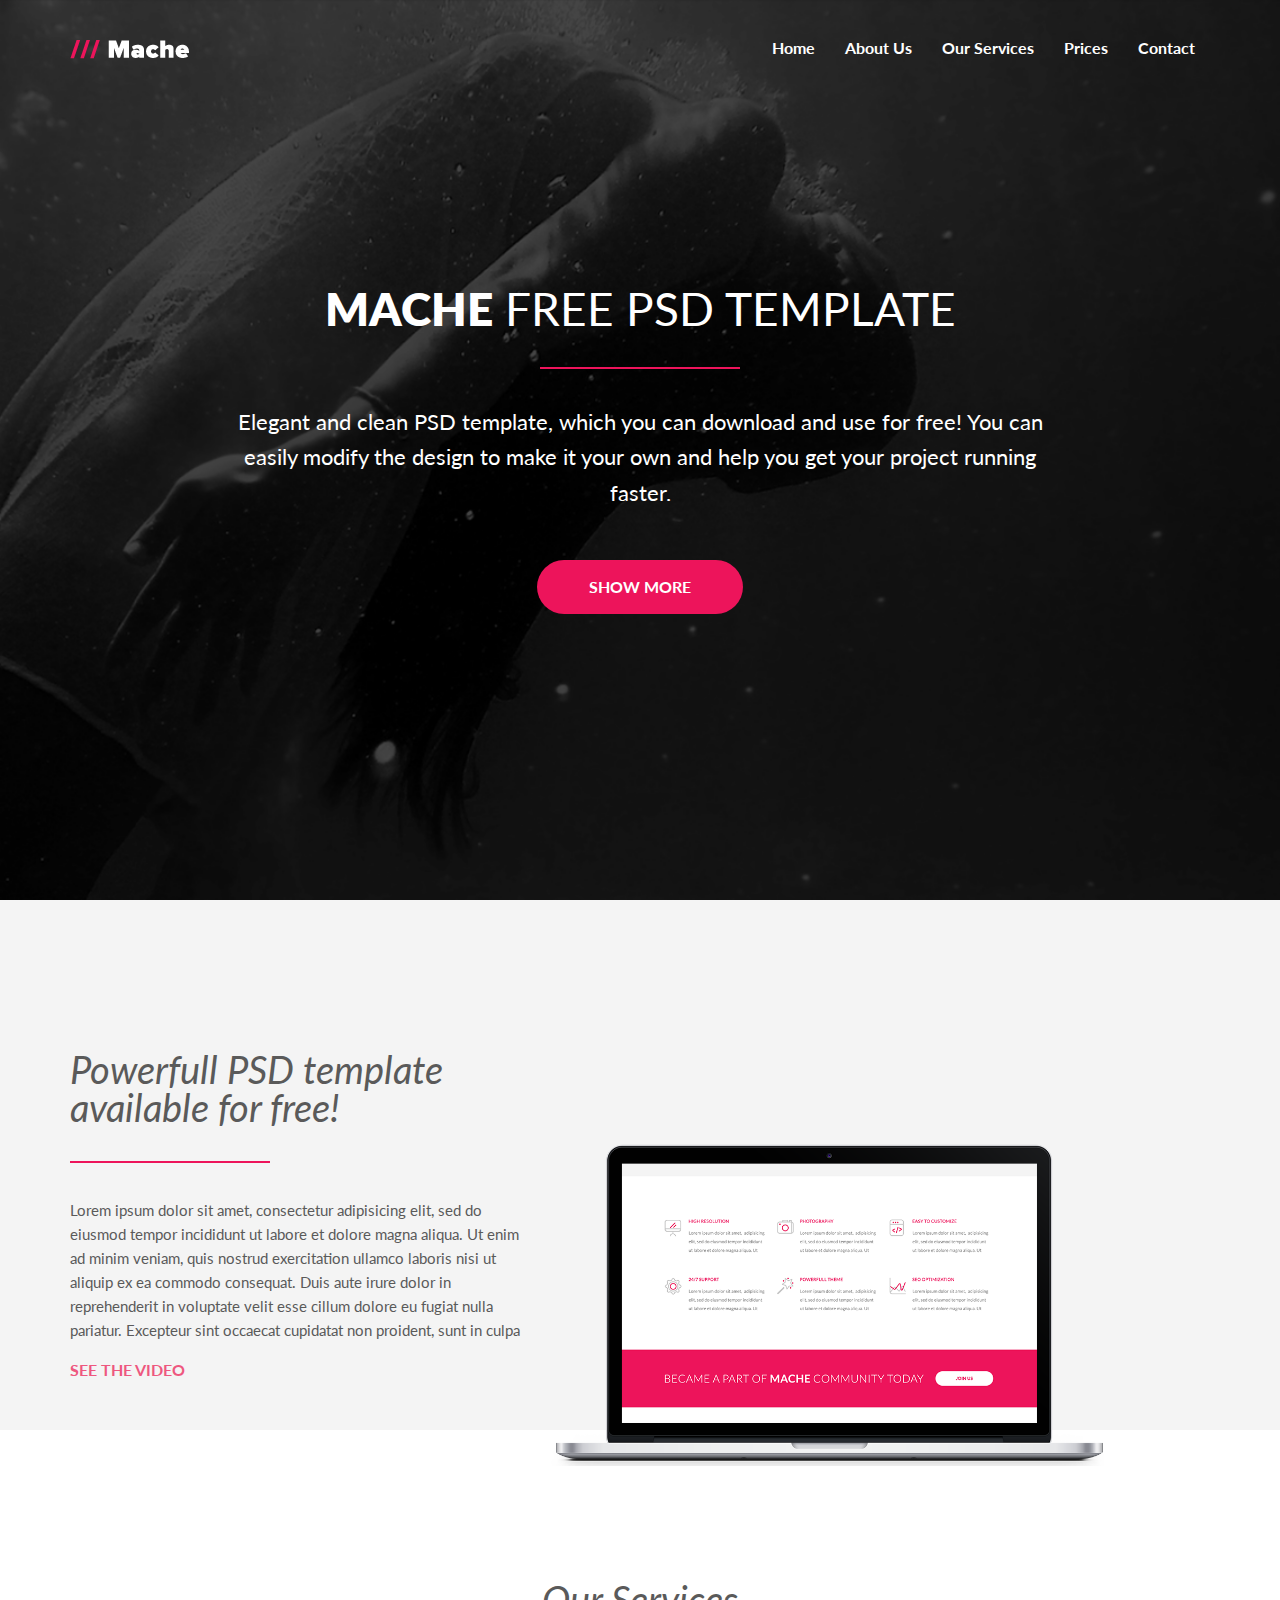
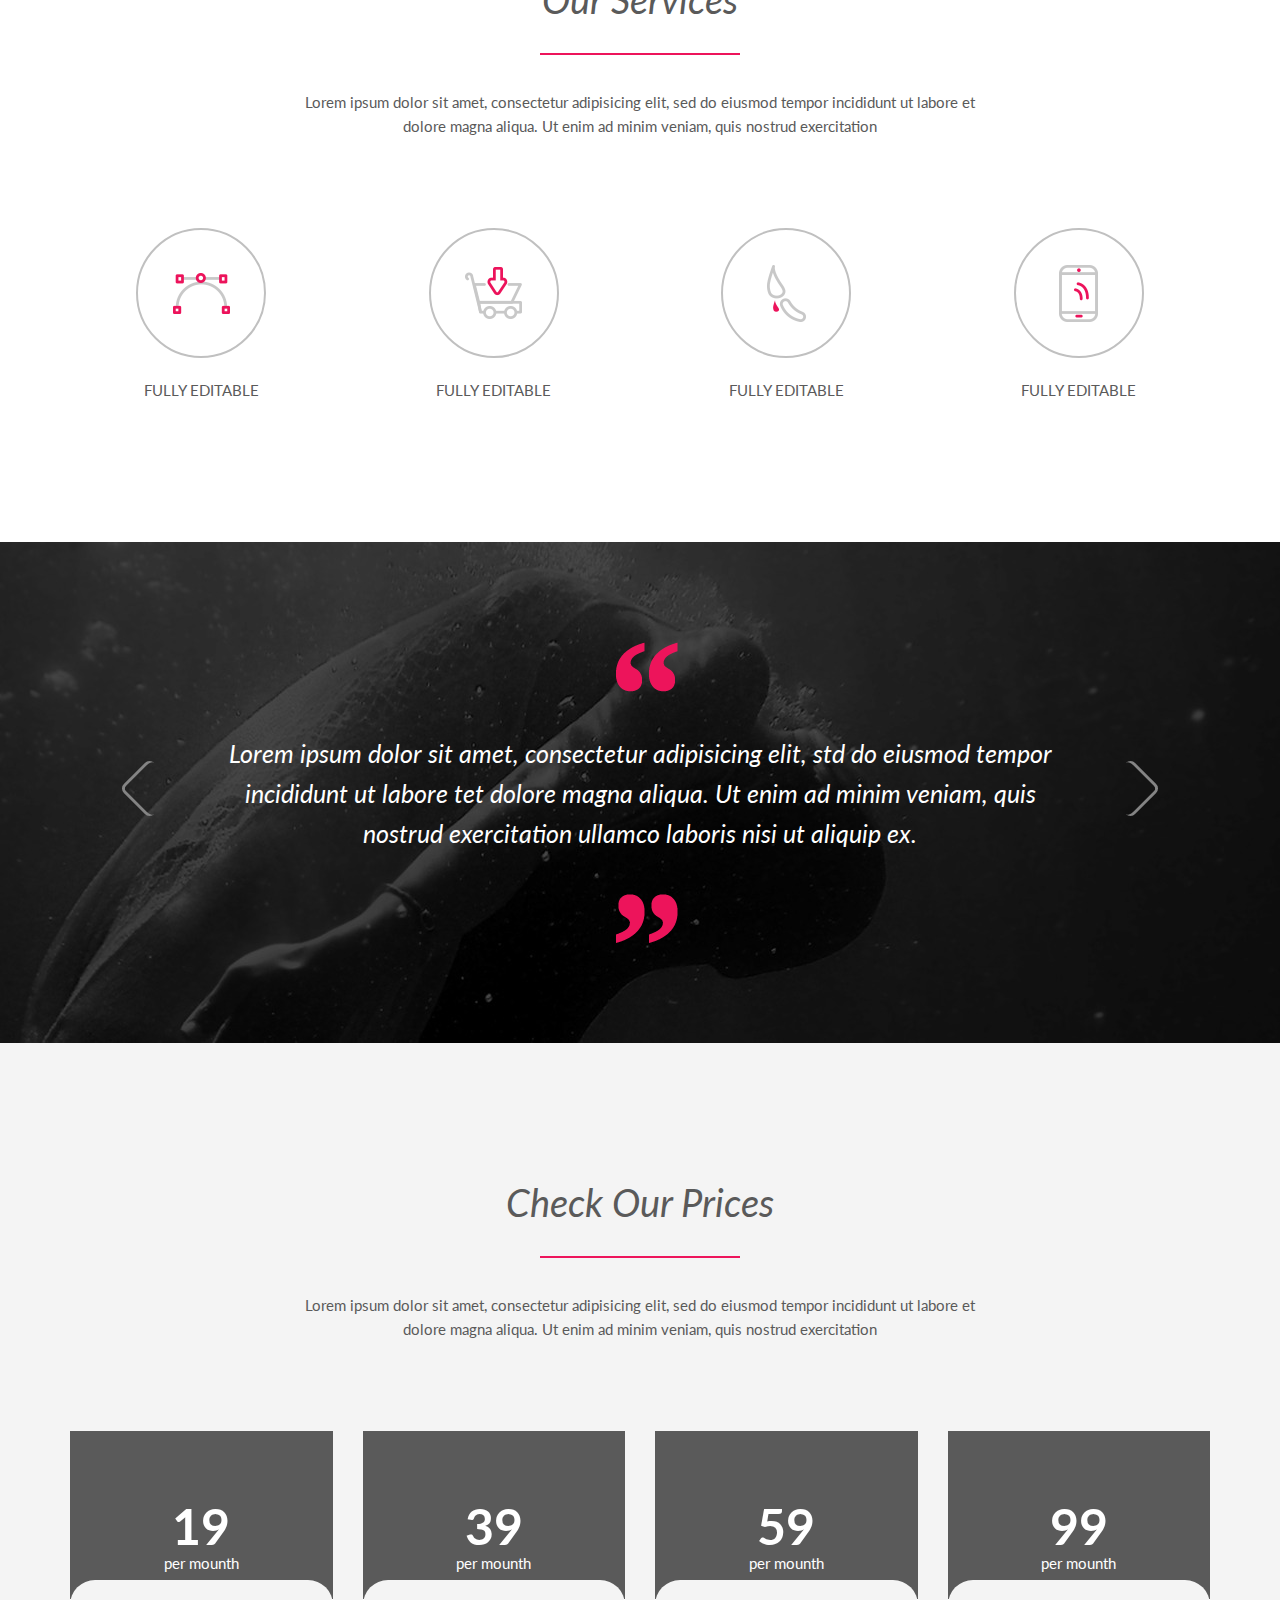
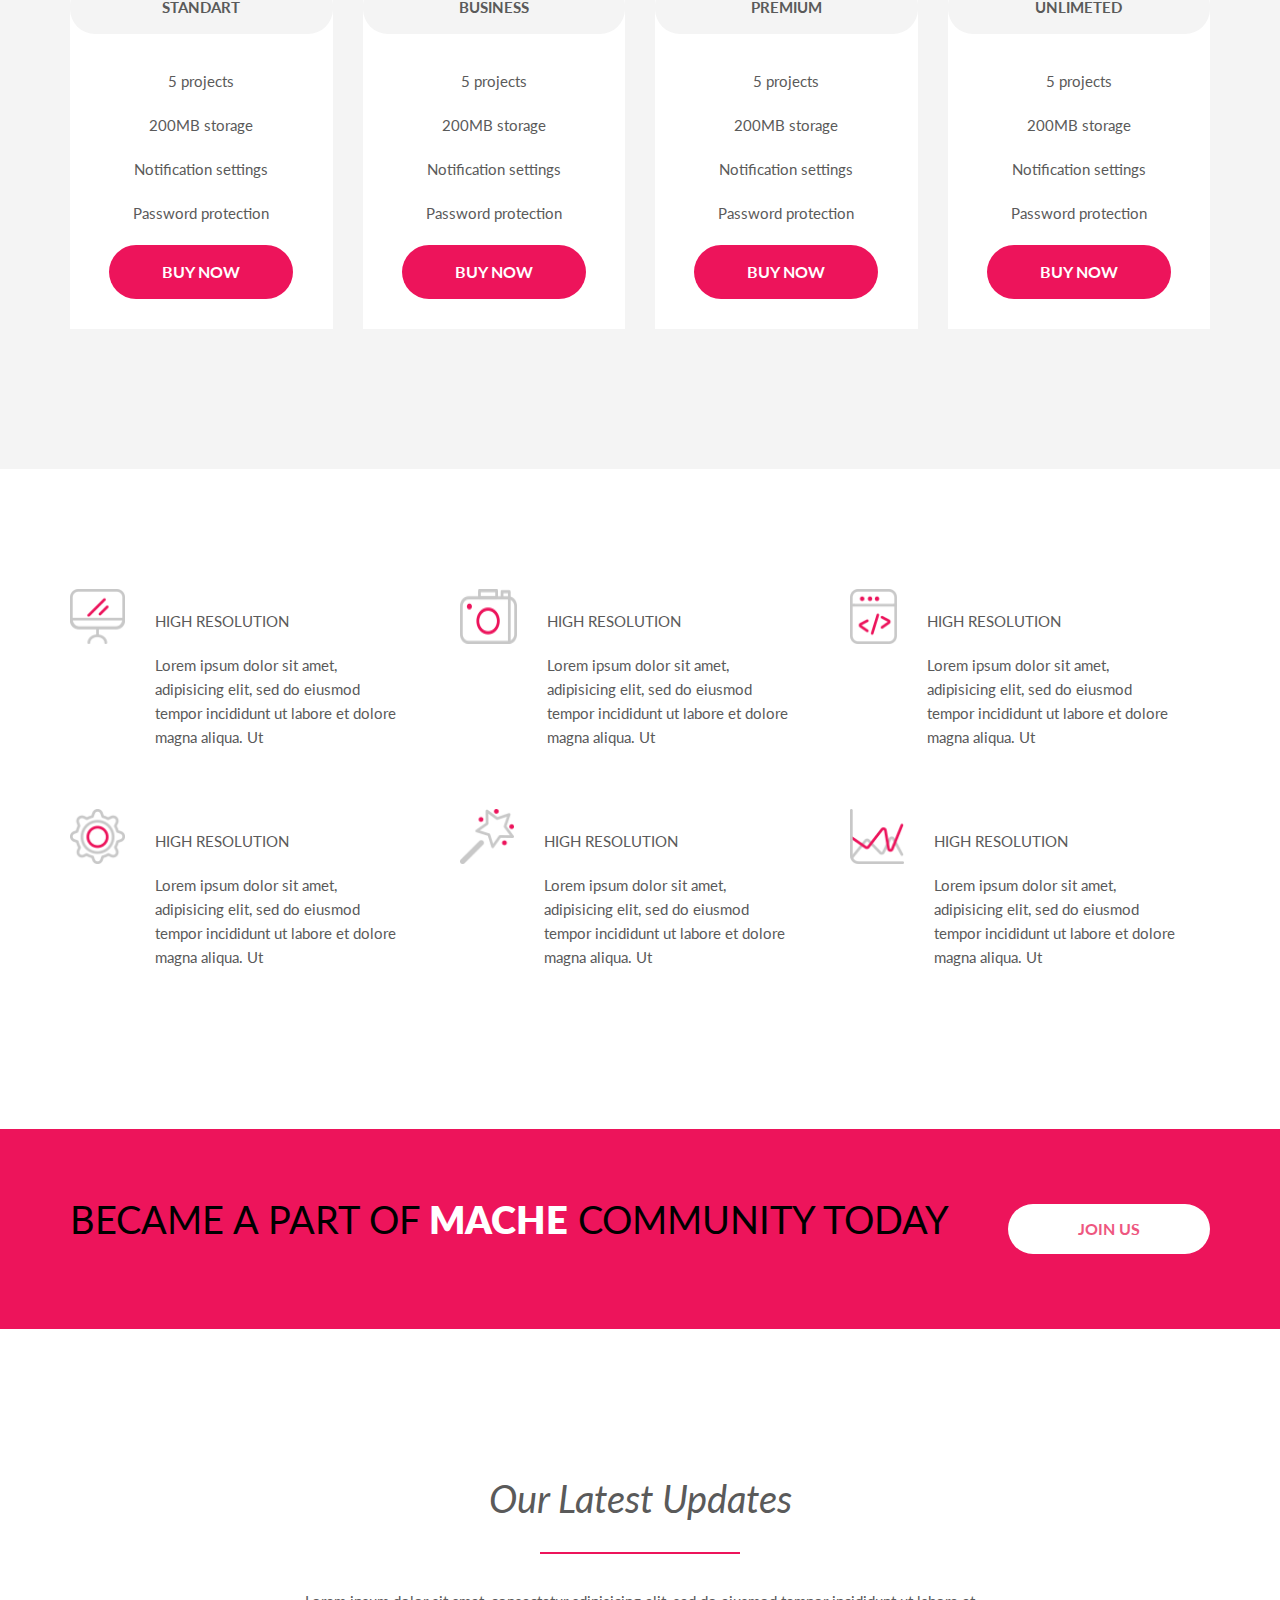
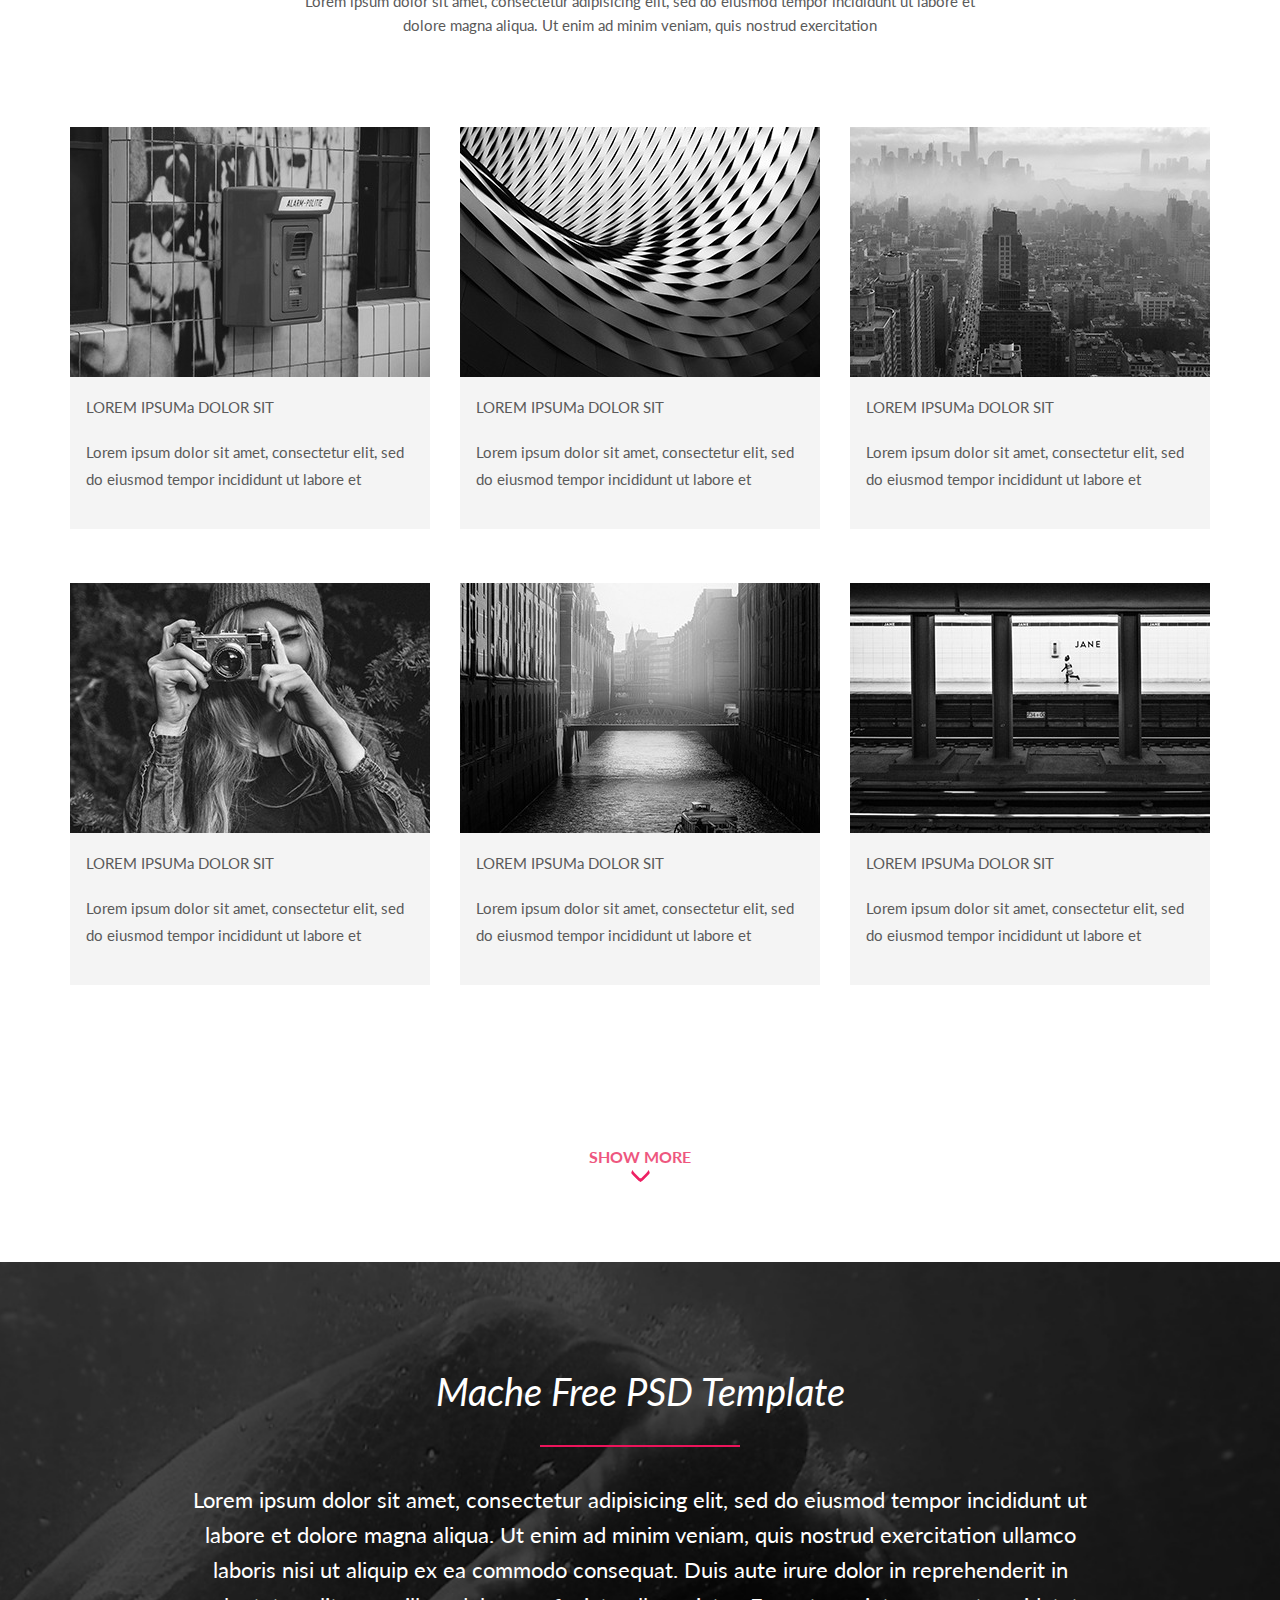
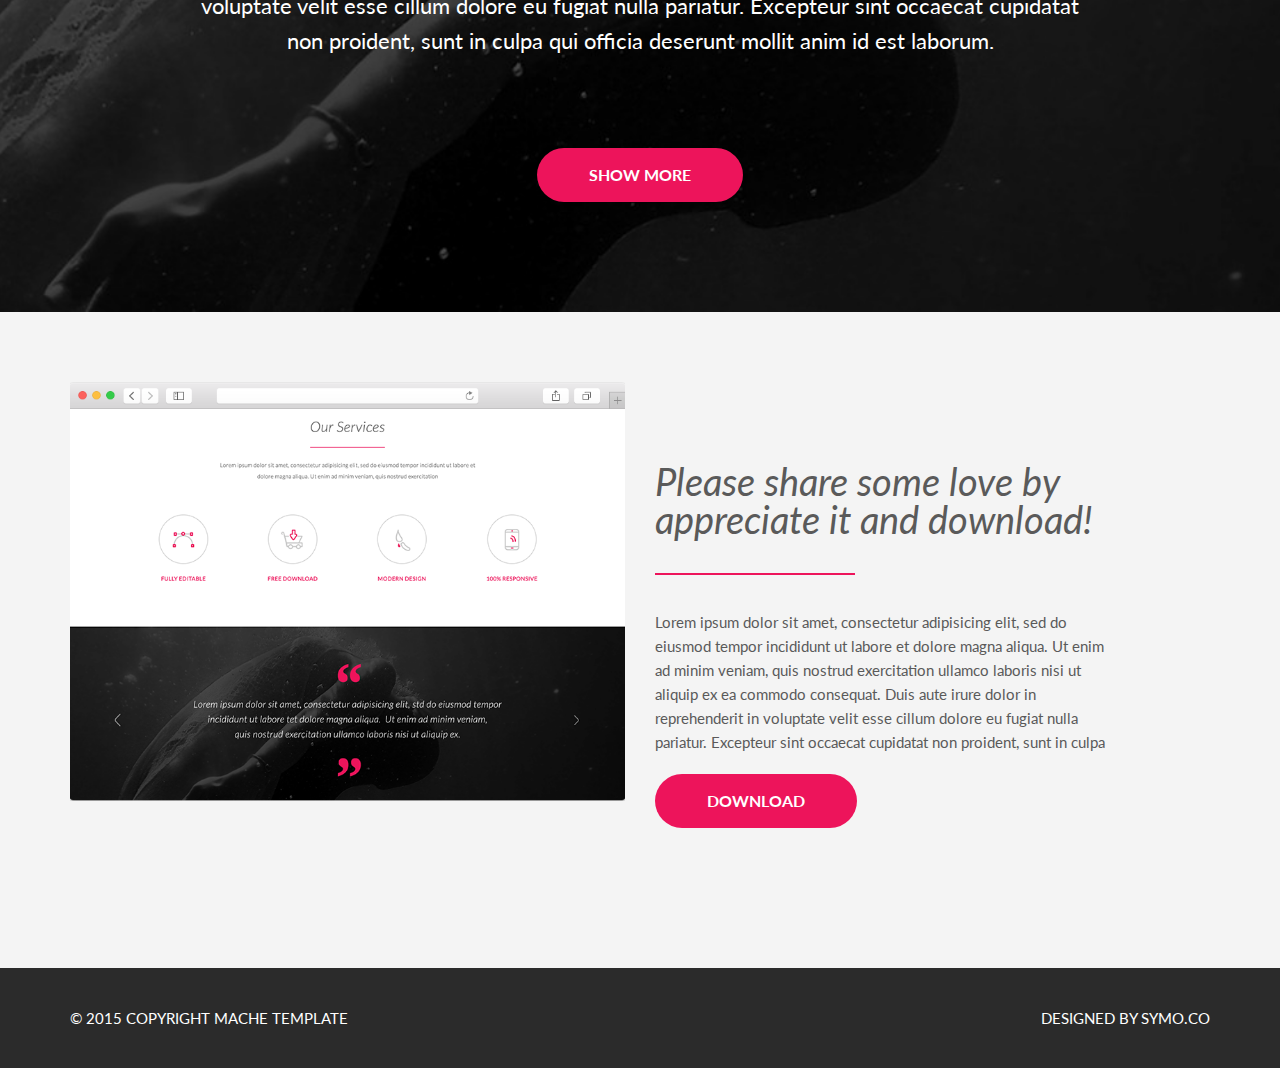
<file: Mache(Nazar)/index.html>
<!DOCTYPE html>
<html lang="en">
<head>
    <meta charset="UTF-8">
    <meta name="viewport" content="width=device-width, initial-scale=1.0">
    <title>Document</title>
    <link rel="stylesheet" href="./css/main.css">
    <link rel="preconnect" href="https://fonts.gstatic.com">
    <link href="https://fonts.googleapis.com/css2?family=Lato:wght@300;900&display=swap" rel="stylesheet">
    <link rel="stylesheet" href="https://pro.fontawesome.com/releases/v5.10.0/css/all.css" integrity="sha384-AYmEC3Yw5cVb3ZcuHtOA93w35dYTsvhLPVnYs9eStHfGJvOvKxVfELGroGkvsg+p" crossorigin="anonymous"/>
    <link href="https://fonts.googleapis.com/css2?family=Lato:ital,wght@1,300&display=swap" rel="stylesheet">

</head>
<body>
    <header>
        <div class="container">
            <div class="header-inner">
                <div class="header-logo">
                    <img src="./img/logo.png" alt="">
                </div>
                <nav>
                    <ul class="menu">
                        <li><a href="#">Home</a></li>
                        <li><a href="#">About Us</a></li>
                        <li><a href="#">Our Services</a></li>
                        <li><a href="#">Prices</a></li>
                        <li><a href="#">Contact</a></li>
                    </ul>
                    <div class="burger">
                        <div class="line1"></div>
                        <div class="line2"></div>
                        <div class="line3"></div>
                    </div>          
                </nav>
            </div>    
        </div>
    </header>

    <div class="intro">
        <div class="container">

            <div class="intro-inner">
                <div class="intro-title">
                    <h2 class="main-title">
                        <span>Mache</span> FREE psd Template
                    </h2>
                </div>
                <div class="intro-text">
                    <p class="main-p">
                        Elegant and clean PSD template, which you can download and use for free!
                        You can easily modify the design to make it your own and help you get your project running faster.
                    </p>
                </div>

                <a class="btn" href="#">Show More</a>
            </div>
        </div>
    </div>

    <div class="mac">
        <div class="container">

            <div class="row  mac-inner">

                <div class=" col-6 about-mac">
                    <h2 class="title-all one-line">
                        Powerfull PSD template
                        available  for free!
                    </h2>
                    <p class="text-all">

                        Lorem ipsum dolor sit amet,
                        consectetur adipisicing elit, 
                        sed do eiusmod tempor incididunt
                        ut labore et dolore magna aliqua.
                        Ut enim ad minim veniam, quis nostrud 
                        exercitation ullamco laboris nisi ut 
                        aliquip ex ea commodo consequat. Duis aute
                        irure dolor in reprehenderit in voluptate
                        velit esse cillum dolore eu fugiat nulla 
                        pariatur. Excepteur sint occaecat cupidatat
                        non proident, sunt in culpa
                    </p>

                    <a class="btn-see" href="#">See the video  <i class="far fa-play-circle"></i></a>
                </div>
                <div class=" col-6 mac-img">
                    <img  class="img-mac" src="./img/mac.png" alt="">
                </div>
            </div>
        </div>
    </div>

    <div class="services">
        <div class="container">

            <div class="block-inner">
                <h2 class="title-all all-line">
                    Our Services
                </h2>
                <p class="text-all central-p">
    
                    Lorem ipsum dolor sit amet, consectetur adipisicing elit, sed 
                    do eiusmod tempor incididunt ut labore et dolore magna aliqua. 
                    Ut enim ad minim veniam, quis nostrud exercitation
                </p>
            </div>

            <div class="row">
                <div class="col-3 ">
                    <div class="col-img">
                        <img class="img-inner" src="./img/icon1.png" alt="">
                    </div>
                    <p class="under-icon">FULLY EDITABLE</p>
                </div>
                <div class="col-3">
                    <div class="col-img">
                        <img  class="img-inner" src="./img/icon2.png" alt="">
                    </div>
                    <p class="under-icon">FULLY EDITABLE</p>

                </div>
                <div class="col-3">
                    <div class="col-img">
                        <img  class="img-inner" src="./img/icon3.png" alt="">
                    </div>
                    <p class="under-icon">FULLY EDITABLE</p>

                </div>
                <div class="col-3">
                    <div class="col-img">
                        <img  class="img-inner" src="./img/icon4.png" alt="">
                    </div>
                    <p class="under-icon">FULLY EDITABLE</p>

                </div>
            </div>
            
        </div>
    </div> <!--  /.Services -->

    <div class="coments">
        <div class="container">

            <div class="coments-inner">
                <p class="main-coment">
                    Lorem ipsum dolor sit amet, consectetur adipisicing elit, std do eiusmod tempor 
                    incididunt ut labore tet dolore magna aliqua.  Ut enim ad minim veniam, 
                    quis nostrud exercitation ullamco laboris nisi ut aliquip ex.
                </p>
            </div>

            <i class="arrow right"></i>
            <i class="arrow left"></i>

            <img class="img-right" src="./img/right.png" alt="">
            <img class="img-left" src="./img/left.png" alt="">


        </div>
    </div><!-- /.Coments-->
    <!--  CHECK CHECK CHECK -->
    <div class="check">
        <div class="container">

            <div class="block-inner">
                <h2 class="title-all all-line">
                    Check Our Prices
                </h2>
                <p class="text-all central-p">
    
                    Lorem ipsum dolor sit amet, consectetur adipisicing elit, sed 
                    do eiusmod tempor incididunt ut labore et dolore magna aliqua. 
                    Ut enim ad minim veniam, quis nostrud exercitation
                </p>
            </div>

            <div class="row">

                <div class="col-3 col-col">
                    <div class="col-up">
                        <h2 class="check-title"><i class="fas fa-dollar-sign"></i>19</h2>
                        <p class="check-suptitle">per mounth</p>
                    </div>
                    <div class="col-middle">
                        <p class="check-middle">Standart</p>
                    </div>  
                    <div class="col-down">
                        <p>5 projects</p>
                        <p>200MB storage</p>
                        <p>Notification settings</p>
                        <p class="last-pass">Password protection</p>
                        <a class="btn btn-check" href="#">Buy Now</a>
                    </div>
                </div>

                <div class="col-3 col-col">
                    <div class="col-up">
                        <h2 class="check-title"><i class="fas fa-dollar-sign"></i>39</h2>
                        <p class="check-suptitle">per mounth</p>
                    </div>
                    <div class="col-middle">
                        <p class="check-middle">Business</p>
                    </div>  
                    <div class="col-down">
                        <p>5 projects</p>
                        <p>200MB storage</p>
                        <p>Notification settings</p>
                        <p class="last-pass">Password protection</p>
                        <a class="btn  btn-check" href="#">Buy Now</a>
                    </div>
                </div>

                <div class="col-3 col-col">
                    <div class="col-up">
                        <h2 class="check-title"><i class="fas fa-dollar-sign"></i>59</h2>
                        <p class="check-suptitle">per mounth</p>
                    </div>
                    <div class="col-middle">
                        <p class="check-middle">Premium</p>
                    </div>  
                    <div class="col-down">
                        <p>5 projects</p>
                        <p>200MB storage</p>
                        <p>Notification settings</p>
                        <p class="last-pass">Password protection</p>
                        <a class="btn  btn-check" href="#">Buy Now</a>
                    </div>
                </div>

                <div class="col-3 col-col">
                    <div class="col-up">
                        <h2 class="check-title"><i class="fas fa-dollar-sign"></i>99</h2>
                        <p class="check-suptitle">per mounth</p>
                    </div>
                    <div class="col-middle">
                        <p class="check-middle">Unlimeted</p>
                    </div>  
                    <div class="col-down">
                        <p>5 projects</p>
                        <p>200MB storage</p>
                        <p>Notification settings</p>
                        <p class="last-pass">Password protection</p>
                        <a class="btn  btn-check" href="#">Buy Now</a>
                    </div>
                </div>


            </div>
        </div>
    </div> <!-- /.Check -->

    <div class="column">
        <div class="container">

            <div class="row">

                <div class="col-4 col-flex">
                    <img class="img-flex" src="./img/1-i.png" alt="">
                    <div class="col-text-inner">
                    <p class="under-icon">HIGH RESOLUTION</p>
                    <p >
                            Lorem ipsum dolor sit amet,  adipisicing elit, 
                            sed do eiusmod tempor incididunt ut labore 
                            et dolore magna aliqua. Ut 
                    </p>
                    </div>
                </div>

                <div class="col-4 col-flex">
                    <img class="img-flex" src="./img/2-i.png" alt="">
                    <div class="col-text-inner">
                    <p class="under-icon">HIGH RESOLUTION</p>
                    <p >
                            Lorem ipsum dolor sit amet,  adipisicing elit, 
                            sed do eiusmod tempor incididunt ut labore 
                            et dolore magna aliqua. Ut 
                    </p>
                    </div>
                </div>

                <div class="col-4 col-flex">
                    <img class="img-flex" src="./img/3-i.png" alt="">
                    <div class="col-text-inner">
                    <p class="under-icon">HIGH RESOLUTION</p>
                    <p >
                            Lorem ipsum dolor sit amet,  adipisicing elit, 
                            sed do eiusmod tempor incididunt ut labore 
                            et dolore magna aliqua. Ut 
                    </p>
                    </div>
                </div>

                <div class="col-4 col-flex">
                    <img class="img-flex" src="./img/4-i.png" alt="">
                    <div class="col-text-inner">
                    <p class="under-icon">HIGH RESOLUTION</p>
                    <p >
                            Lorem ipsum dolor sit amet,  adipisicing elit, 
                            sed do eiusmod tempor incididunt ut labore 
                            et dolore magna aliqua. Ut 
                    </p>
                    </div>
                </div>

                <div class="col-4 col-flex">
                    <img class="img-flex" src="./img/5-i.png" alt="">
                    <div class="col-text-inner">
                    <p class="under-icon">HIGH RESOLUTION</p>
                    <p >
                            Lorem ipsum dolor sit amet,  adipisicing elit, 
                            sed do eiusmod tempor incididunt ut labore 
                            et dolore magna aliqua. Ut 
                    </p>
                    </div>
                </div>

                <div class="col-4 col-flex">
                    <img class="img-flex" src="./img/6-i.png" alt="">
                    <div class="col-text-inner">
                    <p class="under-icon">HIGH RESOLUTION</p>
                    <p >
                            Lorem ipsum dolor sit amet,  adipisicing elit, 
                            sed do eiusmod tempor incididunt ut labore 
                            et dolore magna aliqua. Ut 
                    </p>
                    </div>
                </div>

                
            </div>
        </div>
    </div> <!-- /.Column-->

    <div class="join">
        <div class="container">
            <div class="join-inner">
                <div class="join-join">
                    <h2  class='join-title'>Became A Part Of <span>Mache</span> Community Today</h2>
                </div>
                <div class="join-join-btn">
                    <div class="button-inner">
                        <a class="btn btn-join" href="#">Join us</a>                     
                    </div>
                </div>
            </div>
        </div>
    </div> <!-- /.JOIN -->

    <div class="updates">
        <div class="container">

            <div class="block-inner">
                <h2 class="title-all all-line">
                    Our Latest Updates
                </h2>
                <p class="text-all central-p">
    
                    Lorem ipsum dolor sit amet, consectetur adipisicing elit, sed 
                    do eiusmod tempor incididunt ut labore et dolore magna aliqua. 
                    Ut enim ad minim veniam, quis nostrud exercitation
                </p>
            </div>

            <div class="row updates-row">

                <div class="col-4 col-upd">
                    <div class="col-4-inner">
                        <div class="img-updates">
                            <div class="inner-photo">
                                <img src="./img/search.png" alt="">
                            </div>
                            <img class="img-updat" src="./img/1jo.jpeg" alt="">
                        </div>

                        <div class="img-inner">
                            <p class="col-upercase">LOREM IPSUMa DOLOR SIT</p>
                            <p class="updates-text">
                                Lorem ipsum dolor sit amet,
                                consectetur elit, sed do eiusmod tempor
                                incididunt ut labore et 
                            </p>
                        </div>
                    </div>
                </div>

                <div class="col-4 col-upd">
                    <div class="col-4-inner">
                        <div class="img-updates">
                            <div class="inner-photo">
                                <img src="./img/search.png" alt="">
                            </div>
                            <img class="img-updat" src="./img/2jo.jpeg" alt="">
                        </div>

                        <div class="img-inner">
                            <p class="col-upercase">LOREM IPSUMa DOLOR SIT</p>
                            <p class="updates-text">
                                Lorem ipsum dolor sit amet,
                                consectetur elit, sed do eiusmod tempor
                                incididunt ut labore et 
                            </p>
                        </div>
                    </div>
                </div>

                <div class="col-4 col-upd">
                    <div class="col-4-inner">
                        <div class="img-updates">
                            <div class="inner-photo">
                                <img src="./img/search.png" alt="">
                            </div>
                            <img class="img-updat" src="./img/3jo.jpeg" alt="">
                        </div>

                        <div class="img-inner">
                            <p class="col-upercase">LOREM IPSUMa DOLOR SIT</p>
                            <p class="updates-text">
                                Lorem ipsum dolor sit amet,
                                consectetur elit, sed do eiusmod tempor
                                incididunt ut labore et 
                            </p>
                        </div>
                    </div>
                </div>

                <div class="col-4 col-upd">
                    <div class="col-4-inner">
                        <div class="img-updates">
                            <div class="inner-photo">
                                <img src="./img/search.png" alt="">
                            </div>
                            <img class="img-updat" src="./img/4jo.jpeg" alt="">
                        </div>

                        <div class="img-inner">
                            <p class="col-upercase">LOREM IPSUMa DOLOR SIT</p>
                            <p class="updates-text">
                                Lorem ipsum dolor sit amet,
                                consectetur elit, sed do eiusmod tempor
                                incididunt ut labore et 
                            </p>
                        </div>
                    </div>
                </div>

                <div class="col-4 col-upd">
                    <div class="col-4-inner">
                        <div class="img-updates">
                            <div class="inner-photo">
                                <img src="./img/search.png" alt="">
                            </div>
                            <img class="img-updat" src="./img/5jo.jpeg" alt="">
                        </div>

                        <div class="img-inner">
                            <p class="col-upercase">LOREM IPSUMa DOLOR SIT</p>
                            <p class="updates-text">
                                Lorem ipsum dolor sit amet,
                                consectetur elit, sed do eiusmod tempor
                                incididunt ut labore et 
                            </p>
                        </div>
                    </div>
                </div>

                <div class="col-4 col-upd">
                    <div class="col-4-inner">
                        <div class="img-updates">
                            <div class="inner-photo">
                                <img src="./img/search.png" alt="">
                            </div>
                            <img class="img-updat" src="./img/6jo.jpeg" alt="">
                        </div>

                        <div class="img-inner">
                            <p class="col-upercase">LOREM IPSUMa DOLOR SIT</p>
                            <p class="updates-text">
                                Lorem ipsum dolor sit amet,
                                consectetur elit, sed do eiusmod tempor
                                incididunt ut labore et 
                            </p>
                        </div>
                    </div>
                </div>

            </div>

            
            <div class="arrow-down">
                <a class="btn-see btn-upd" href="#">Show More </a>
                <i class="arrow-down-inner down"></i>
            </div>
        



        </div>
    </div><!-- /.Updates -->

    <div class="template">
        <div class="container">

            <div class="template-inner">

                <div class="block-inner">
                    <h2 class="title-all all-line temp-title">
                        Mache Free PSD Template
                    </h2>
                    <p class="text-all central-p temp-suptitle">
                        Lorem ipsum dolor sit amet, consectetur adipisicing elit, sed do eiusmod tempor incididunt ut labore et dolore magna aliqua. Ut enim ad minim veniam, quis nostrud exercitation ullamco laboris nisi ut aliquip ex ea commodo consequat. Duis aute irure dolor in reprehenderit in voluptate velit esse 
                        cillum dolore eu fugiat nulla pariatur. Excepteur sint occaecat cupidatat non proident, 
                        sunt in culpa qui officia deserunt mollit anim id est laborum. 
                        
                    </p>
                </div>
                <div class="temp-btn">
                    <a class="btn" href="#">Show More</a>
                </div>

            </div>
        </div>
    </div> <!-- /.template-->

    <div class="download">
        <div class="container">

            <div class=" row download-inner">
                
                <div class="col-6">
                    <img class="download-img" src="./img/crop@1X.png" alt="">
                </div>
                
                <div class="col-6 about-mac download-block">
                    <h2 class="title-all one-line">
                        Please share some love 
                        by appreciate it and download! 
                    </h2>
                    <p class="text-all">

                        Lorem ipsum dolor sit amet,
                        consectetur adipisicing elit, 
                        sed do eiusmod tempor incididunt
                        ut labore et dolore magna aliqua.
                        Ut enim ad minim veniam, quis nostrud 
                        exercitation ullamco laboris nisi ut 
                        aliquip ex ea commodo consequat. Duis aute
                        irure dolor in reprehenderit in voluptate
                        velit esse cillum dolore eu fugiat nulla 
                        pariatur. Excepteur sint occaecat cupidatat
                        non proident, sunt in culpa
                    </p>

                    
                    <a class="btn" href="#">Download</a>

                </div>

            </div>
        </div>
    </div> <!-- /. Download-->

    <footer>
        <div class="container">

            <div class="footer-inner">
                <div class="footer-copy">
                    <p class="foot-p">© 2015 COPYRIGHT MACHE TEMPLATE</p>
                </div>
                <div class="footer-des">
                    <p class="foot-p">DESIGNED BY SYMO.CO</p>
                </div>
            </div>
        </div>
    </footer>


</body>
</html>
</file>
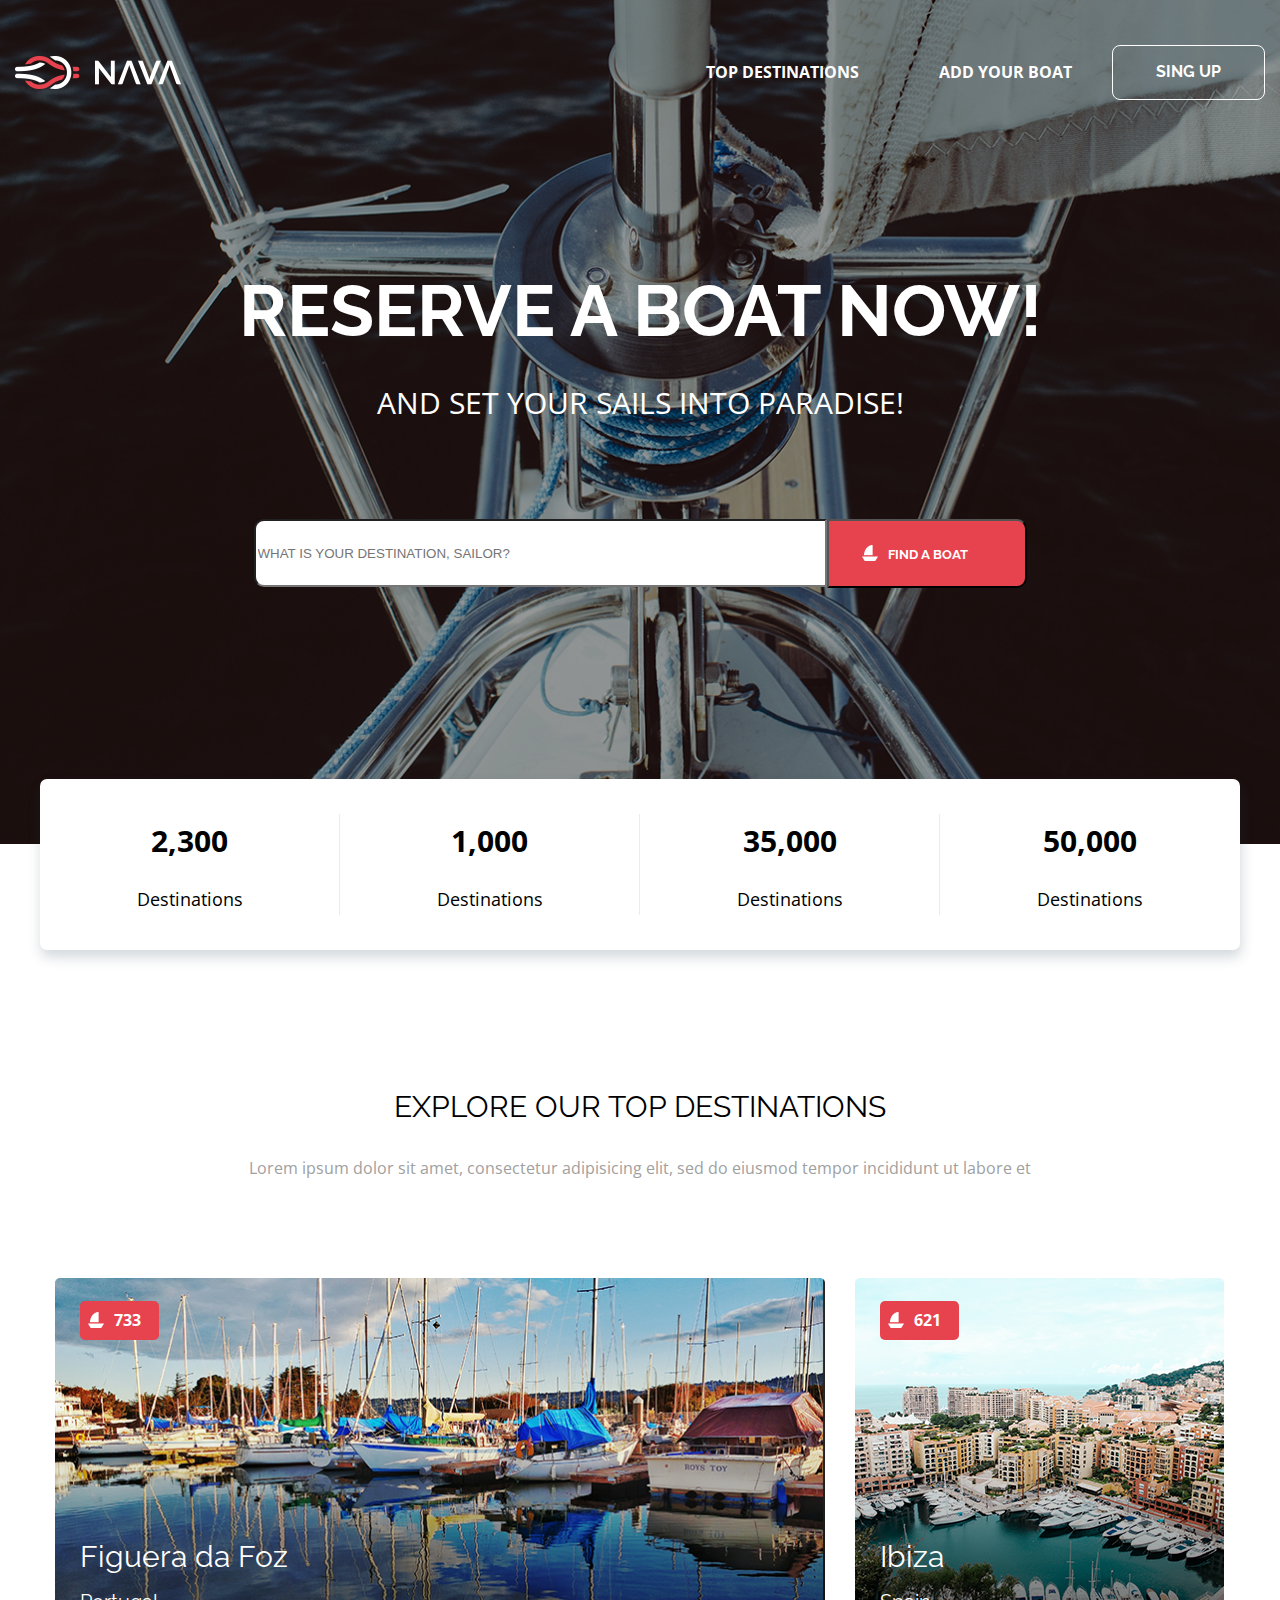
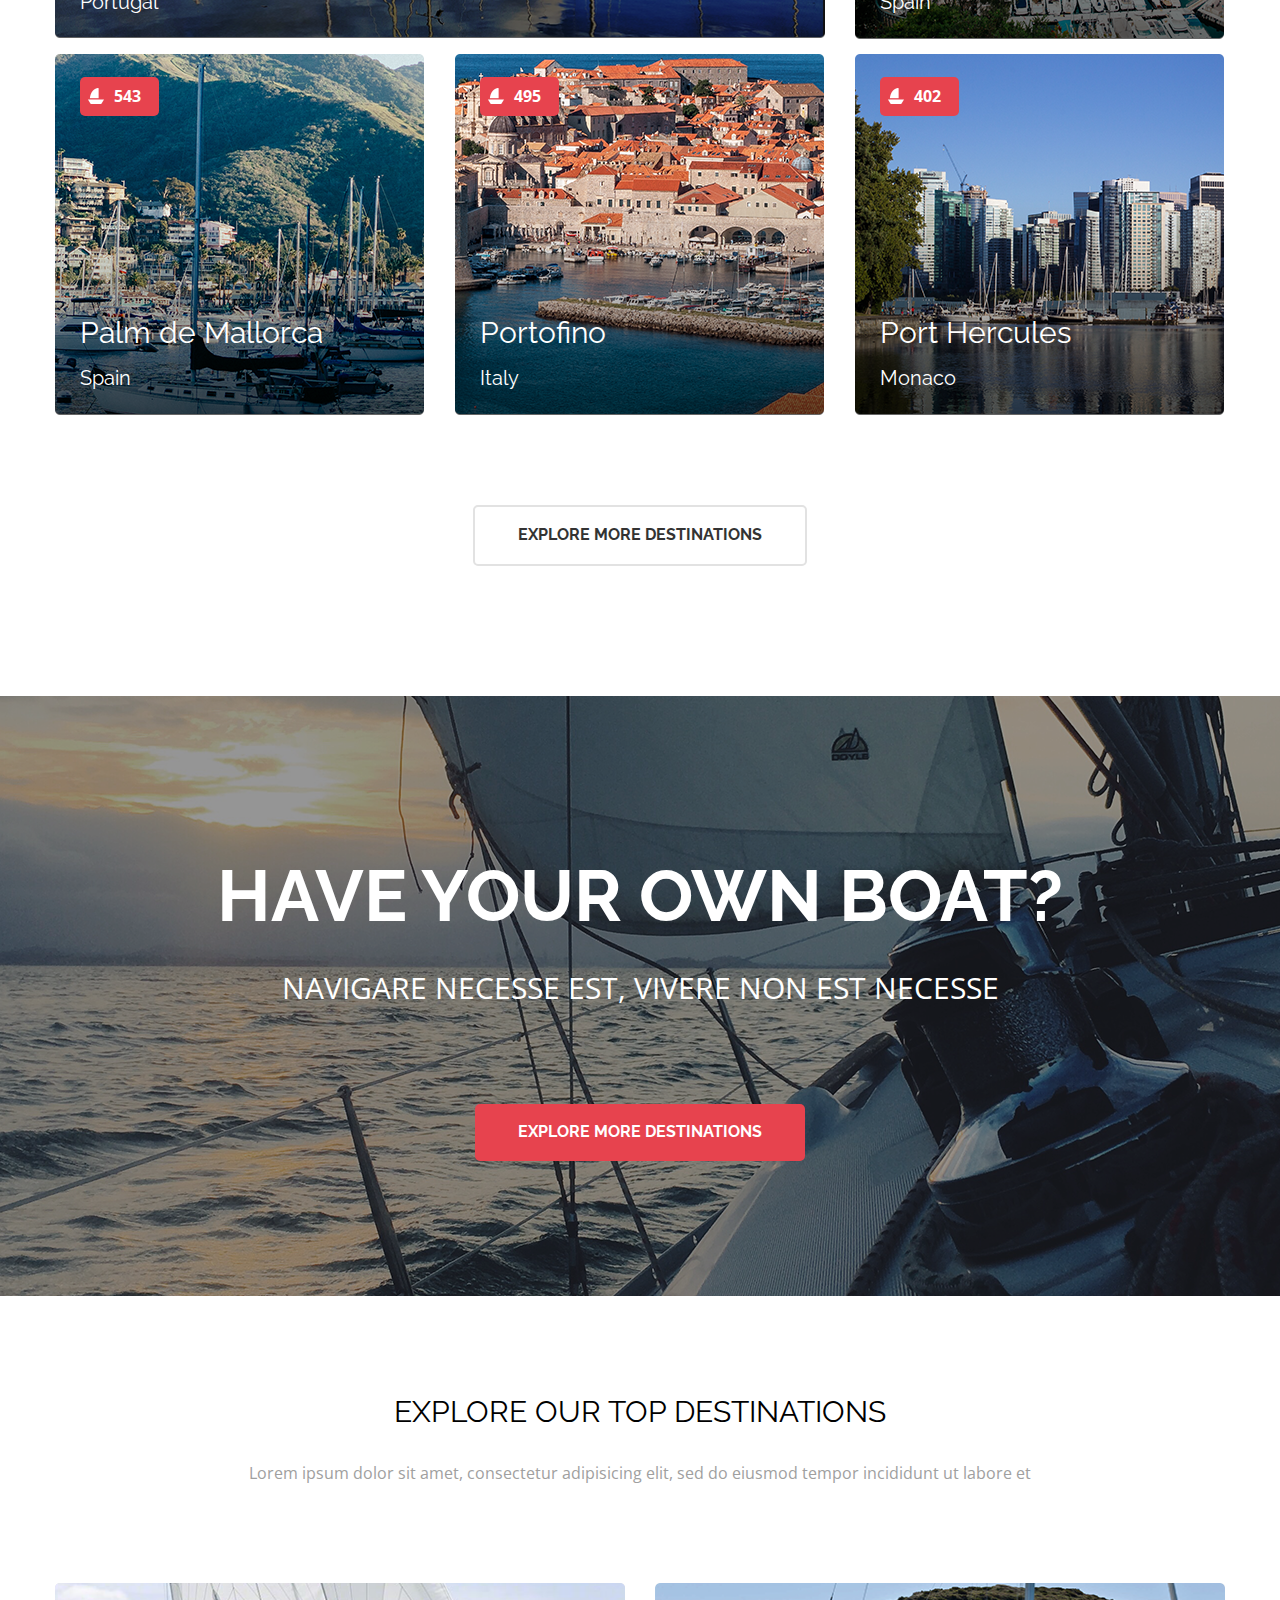
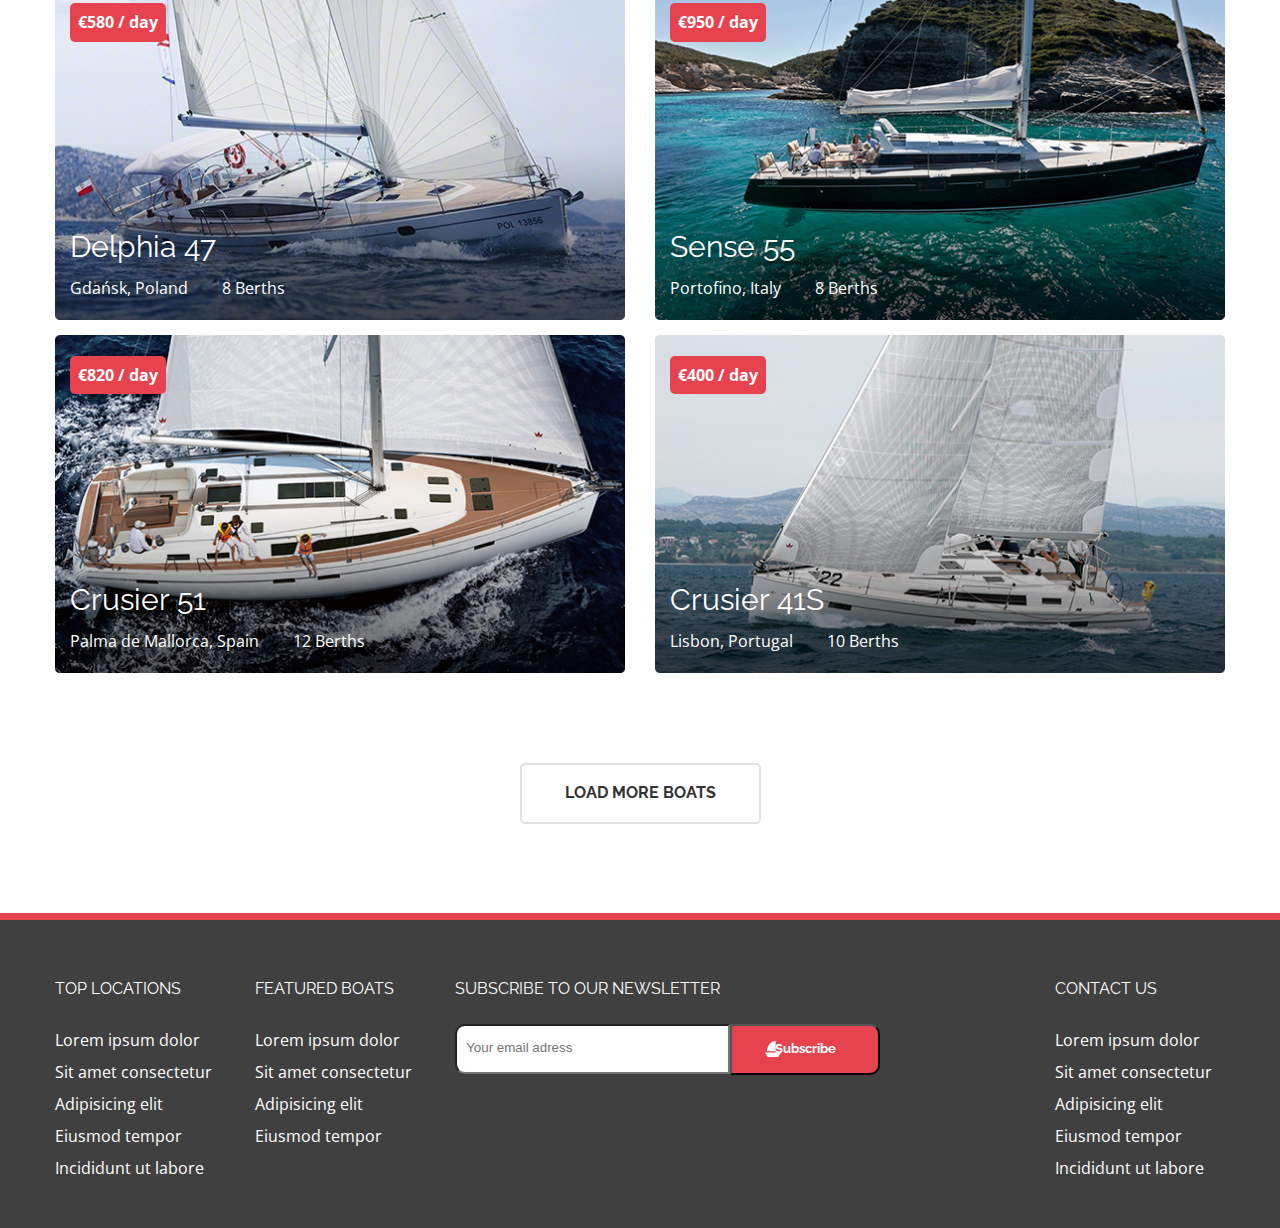
<file: Nava(Nazar)/index.html>
<!DOCTYPE html>
<html lang="en">
<head>
    <meta charset="UTF-8">
    <meta http-equiv="X-UA-Compatible" content="IE=edge">
    <meta name="viewport" content="width=device-width, initial-scale=1.0">
    <title>Document</title>
    <link rel="stylesheet" href="css/main.css">
    <link href="https://fonts.googleapis.com/css2?family=Open+Sans&family=Raleway:wght@400;700&display=swap" rel="stylesheet">
    <link rel="stylesheet" href="https://pro.fontawesome.com/releases/v5.10.0/css/all.css" integrity="sha384-AYmEC3Yw5cVb3ZcuHtOA93w35dYTsvhLPVnYs9eStHfGJvOvKxVfELGroGkvsg+p" crossorigin="anonymous"/>

</head>
<body>
    <header>
        <div class="container-wide">
            <div class="img-logo">
                <img src="./img/logo.png" alt="">
            </div>
            <nav>
                <ul class="menu">
                    <li>TOP DESTINATIONS</li>
                    <li> ADD YOUR BOAT</li>
                    <a class="btn" href="#">SING UP</a>
                </ul>
                <div class="burger">
                    <div class="line1"></div>
                    <div class="line2"></div>
                    <div class="line3"></div>
                </div>
            </nav>

        </div>
    </header>
    <section class="intro">
        <div class="container">

            <h2 class="main-title">
                RESERVE A BOAT NOW!
            </h2>
            <p class="main-suptitle">
                and set your sails into paradise!
            </p>
            <form action="">
                <input type="text" placeholder="WHAT IS YOUR DESTINATION, SAILOR?" name="" id="">
                <input type="button"  value=" FIND A BOAT">
            </form>

        </div>
    </section>
    <div class="stats">
        <div class="container">
            <div class="row row-stat">
                <div class="col-md-3 col-border">
                    <h3>2,300</h3>
                    <p>Destinations</p>
                </div>
                <div class="col-md-3 col-border">
                    <h3>1,000</h3>
                    <p>Destinations</p>
                </div>
                <div class="col-md-3 col-border">
                    <h3>35,000</h3>
                    <p>Destinations</p>
                </div>
                <div class="col-md-3 col-border">
                    <h3>50,000</h3>
                    <p>Destinations</p>
                </div>
            </div>
        </div>
    </div> <!-- /.Stats -->

    <section class="explore">
        <div class="container cont-align">


            <h2 class="explore-title">
                EXPLORE OUR TOP DESTINATIONS
            </h2>
            <p class="explore-suptitle">
                Lorem ipsum dolor sit amet, 
                consectetur adipisicing elit,
                sed do eiusmod tempor incididunt ut labore et
            </p>


            <div class="row row-exp">

                <div class=" col-sm-12 col-lg-8 col-style ">

                    <div class="img-inner">

                        <img src="./img/explore1.png" alt="">
                        <div class="inner-score">
                            <img src="./img/vessel.png" alt="">
                            <h3 class="inner-number">733</h3>
                        </div>
                        <div class="inner-block">
                            <h3 class="inner-img-title">Figuera da Foz</h3>
                            <p class="inner-img-text">Portugal</p>
                        </div>

                    </div>

                    
                </div>

                <div class=" col-sm-12 col-md-6 col-lg-4 col-style">

                    <div class="img-inner">

                        <img src="./img/explore2.png" alt="">
                        <div class="inner-score score-left">
                            <img src="./img/vessel.png" alt="">
                            <h3 class="inner-number">621</h3>
                        </div>
                        <div class=" block-left ">
                            <h3 class="inner-img-title">Ibiza</h3>
                            <p class="inner-img-text">Spain</p>
                        </div>

                    </div>

                </div>

                <div class=" col-sm-12 col-md-6 col-lg-4 col-style">

                    <div class="img-inner">

                        <img src="./img/explore3.png" alt="">
                        <div class="inner-score score-left">
                            <img src="./img/vessel.png" alt="">
                            <h3 class="inner-number">543</h3>
                        </div>
                        <div class=" block-left">
                            <h3 class="inner-img-title">Palm de Mallorca</h3>
                            <p class="inner-img-text">Spain</p>
                        </div>

                    </div>

                </div>

                <div class=" col-sm-12 col-md-6 col-lg-4 col-style">

                    <div class="img-inner">

                        <img src="./img/explore4.png" alt="">
                        <div class="inner-score score-left">
                            <img src="./img/vessel.png" alt="">
                            <h3 class="inner-number">495</h3>
                        </div>
                        <div class=" block-left">
                            <h3 class="inner-img-title">Portofino</h3>
                            <p class="inner-img-text">Italy</p>
                        </div>

                    </div>

                </div>

                <div class=" col-sm-12 col-md-6 col-lg-4 col-style">

                    <div class="img-inner">

                        <img src="./img/explore5.png" alt="">
                        <div class="inner-score score-left">
                            <img src="./img/vessel.png" alt="">
                            <h3 class="inner-number">402</h3>
                        </div>
                        <div class=" block-left">
                            <h3 class="inner-img-title">Port Hercules</h3>
                            <p class="inner-img-text">Monaco</p>
                        </div>

                    </div>

                </div>


            </div>

            <div class="btn-block">
                <a class="btn btn-exp" href="#">EXPLORE MORE DESTINATIONS</a>
            </div>

        </div>
    </section> <!--/.Explore -->

    <section class="boat">
        <div class="container">
            <h2 class="main-title">
                HAVE YOUR OWN BOAT?
            </h2>
            <p class="main-suptitle">
                navigare necesse est, vivere non est necesse
            </p>

            <div class="btn-block">
                <a class="btn btn-exp btn-red" href="#">EXPLORE MORE DESTINATIONS</a>
            </div>
        </div>
    </section> <!-- ./boat-->
    <section class="featured">
        <div class="container cont-align">

            <h2 class="explore-title">
                EXPLORE OUR TOP DESTINATIONS
            </h2>
            <p class="explore-suptitle">
                Lorem ipsum dolor sit amet, 
                consectetur adipisicing elit,
                sed do eiusmod tempor incididunt ut labore et
            </p>

            <div class="row row-exp">

                <div class="col-md-6 col-sm-12 col-style">
                    <div class="img-inner">

                        <img src="./img/RECENTLY1.png" alt="">
                        <div class="inner-score  featured-score-left">
                            <h3 class="inner-number reset-margin">€580 / day </h3>
                        </div>
                        <div class=" inner-block">
                            <h3 class="inner-img-title">Delphia 47</h3>
                            <p class="inner-img-text feat-text"><i class="fas fa-map-marker-alt"></i> Gdańsk, Poland<i class="fas fa-user-friends"> </i> 8 Berths </p>
                            
                        </div>

                    </div>
                </div>
                <div class="col-md-6 col-sm-12 col-style">
                    <div class="img-inner">

                        <img src="./img/RECENTLY2.png" alt="">
                        <div class="inner-score  featured-score-left">
                            <h3 class="inner-number reset-margin">€950 / day </h3>
                        </div>
                        <div class=" inner-block">
                            <h3 class="inner-img-title">Sense 55</h3>
                            <p class="inner-img-text feat-text"><i class="fas fa-map-marker-alt"></i> Portofino, Italy <i class="fas fa-user-friends">  </i> 8 Berths </p>
                        </div>

                    </div>

                </div>
                <div class="col-md-6 col-sm-12 col-style">
                    <div class="img-inner ">

                        <img src="./img/RECENTLY3.png" alt="">
                        <div class="inner-score  featured-score-left">
                            <h3 class="inner-number reset-margin">€820 / day </h3>
                        </div>
                        <div class=" inner-block">
                            <h3 class="inner-img-title">Crusier 51</h3>
                            <p class="inner-img-text feat-text"><i class="fas fa-map-marker-alt"></i> Palma de Mallorca, Spain <i class="fas fa-user-friends"> </i> 12 Berths </p>
                        </div>

                    </div>

                </div>
                <div class="col-md-6 col-sm-12 col-style">
                    <div class="img-inner">

                        <img src="./img/RECENTLY4.png" alt="">
                        <div class="inner-score  featured-score-left">
                            <h3 class="inner-number reset-margin">€400 / day </h3>
                        </div>
                        <div class=" inner-block">
                            <h3 class="inner-img-title">Crusier 41S</h3>
                            <p class="inner-img-text feat-text"><i class="fas fa-map-marker-alt"></i> Lisbon, Portugal <i class="fas fa-user-friends"></i> 10 Berths </p>

                        </div>

                    </div>

                </div>

            </div>
            <div class="btn-block">
                <a class="btn btn-exp" href="#">LOAD MORE BOATS</a>
            </div>

        </div>
    </section> <!-- featured -->
    <footer>
        <div class="container">

            <div class="row row-footer">

                <div class="col-md-2">
                    <h3 class="footer-title">TOP LOCATIONS</h3>
                    <ul class="footer-menu">
                        <li>Lorem ipsum dolor </li>
                        <li>Sit amet consectetur</li>
                        <li>Adipisicing elit</li>
                        <li>Eiusmod tempor</li>
                        <li>Incididunt ut labore</li>
                    </ul>
                </div>
                <div class="col-md-2">
                    <h3 class="footer-title">FEATURED BOATS</h3>
                    <ul class="footer-menu">
                        <li>Lorem ipsum dolor</li>
                        <li>Sit amet consectetur</li>
                        <li>Adipisicing elit</li>
                        <li>Eiusmod tempor</li>
                    </ul>
                </div>
                <div class="col-md-6">
                    <h3 class="footer-title">SUBSCRIBE TO OUR NEWSLETTER</h3>

                    <form class="footer-form" action="">
                        <input  type="text" placeholder="  Your email adress" name="" id="">
                        <input  type="button" value="Subscribe">
                    </form>
                </div>
                <div class="col-md-2">
                    <h3 class="footer-title">CONTACT US</h3>
                    <ul class="footer-menu">
                        <li>Lorem ipsum dolor</li>
                        <li>Sit amet consectetur</li>
                        <li>Adipisicing elit</li>
                        <li>Eiusmod tempor</li>
                        <li>Incididunt ut labore</li>
                    </ul>
                </div>

            </div>
        </div>
    </footer>
</body>
</html>
</file>
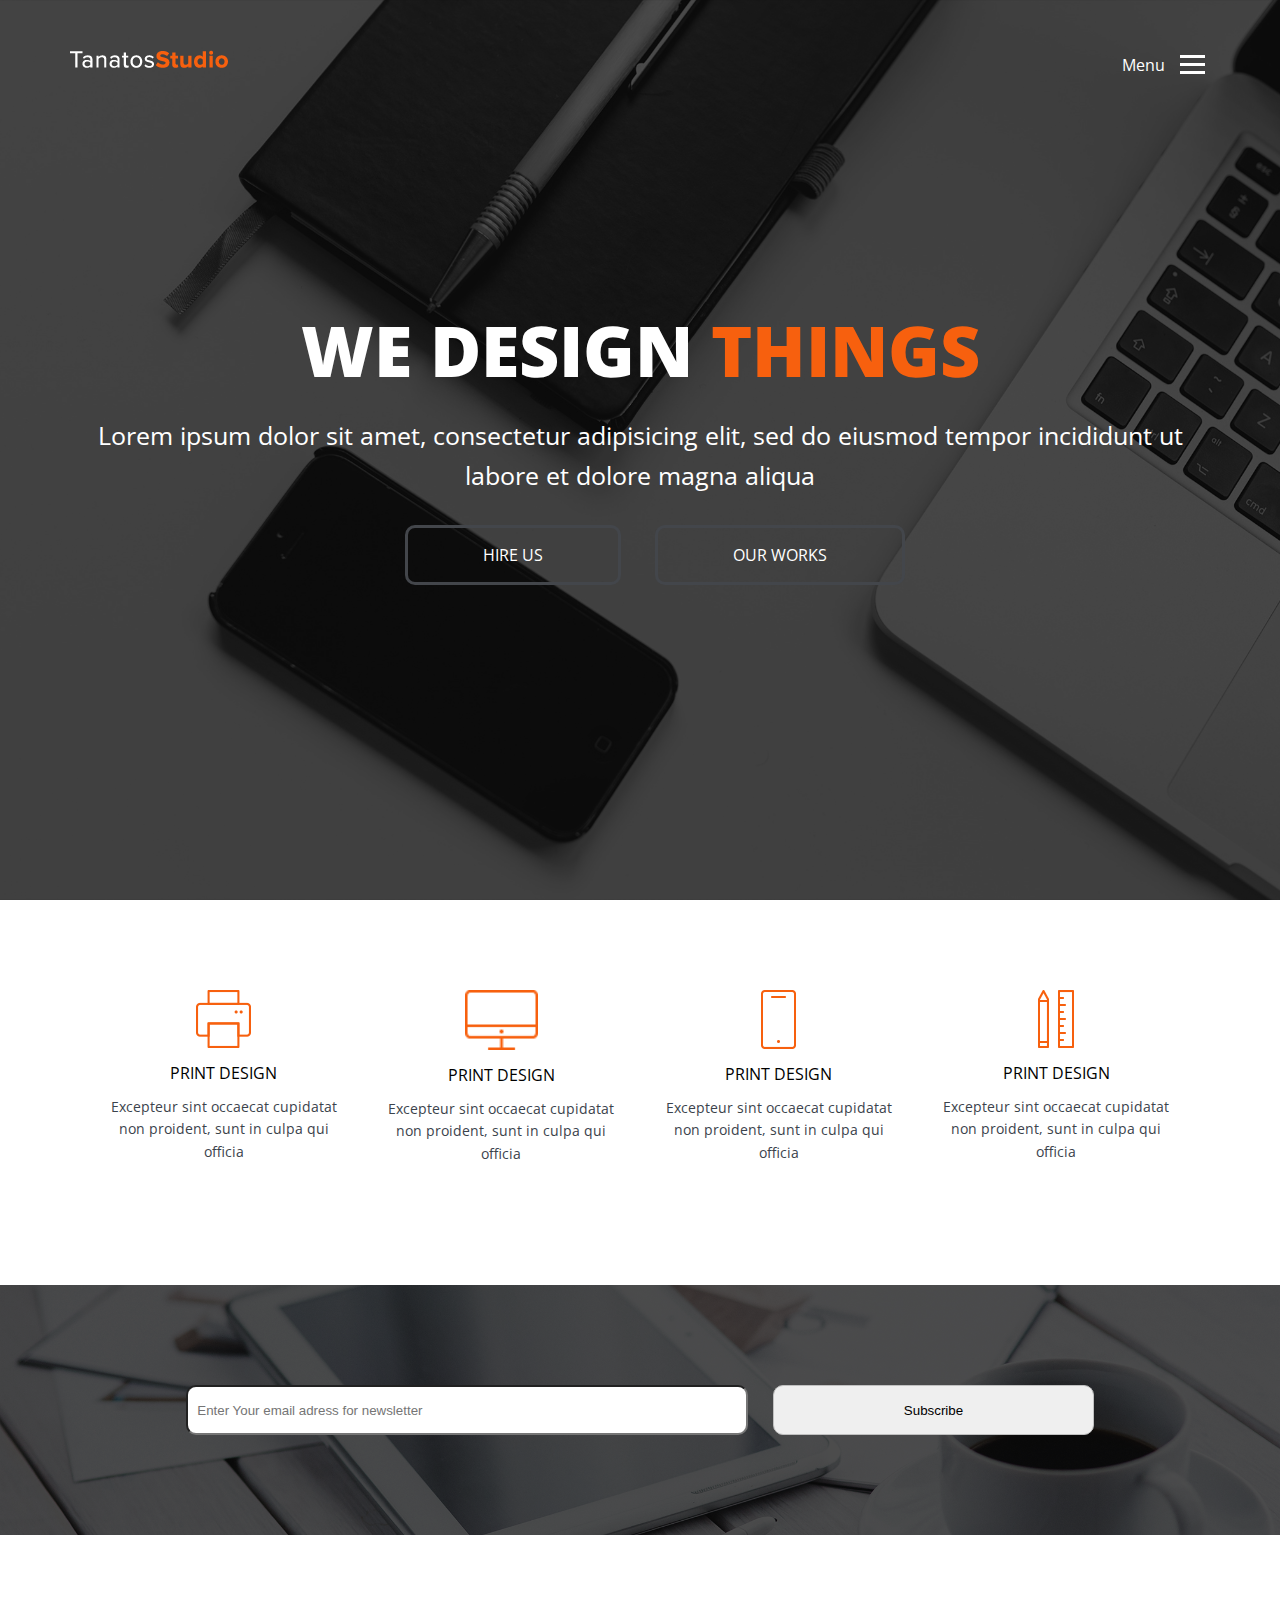
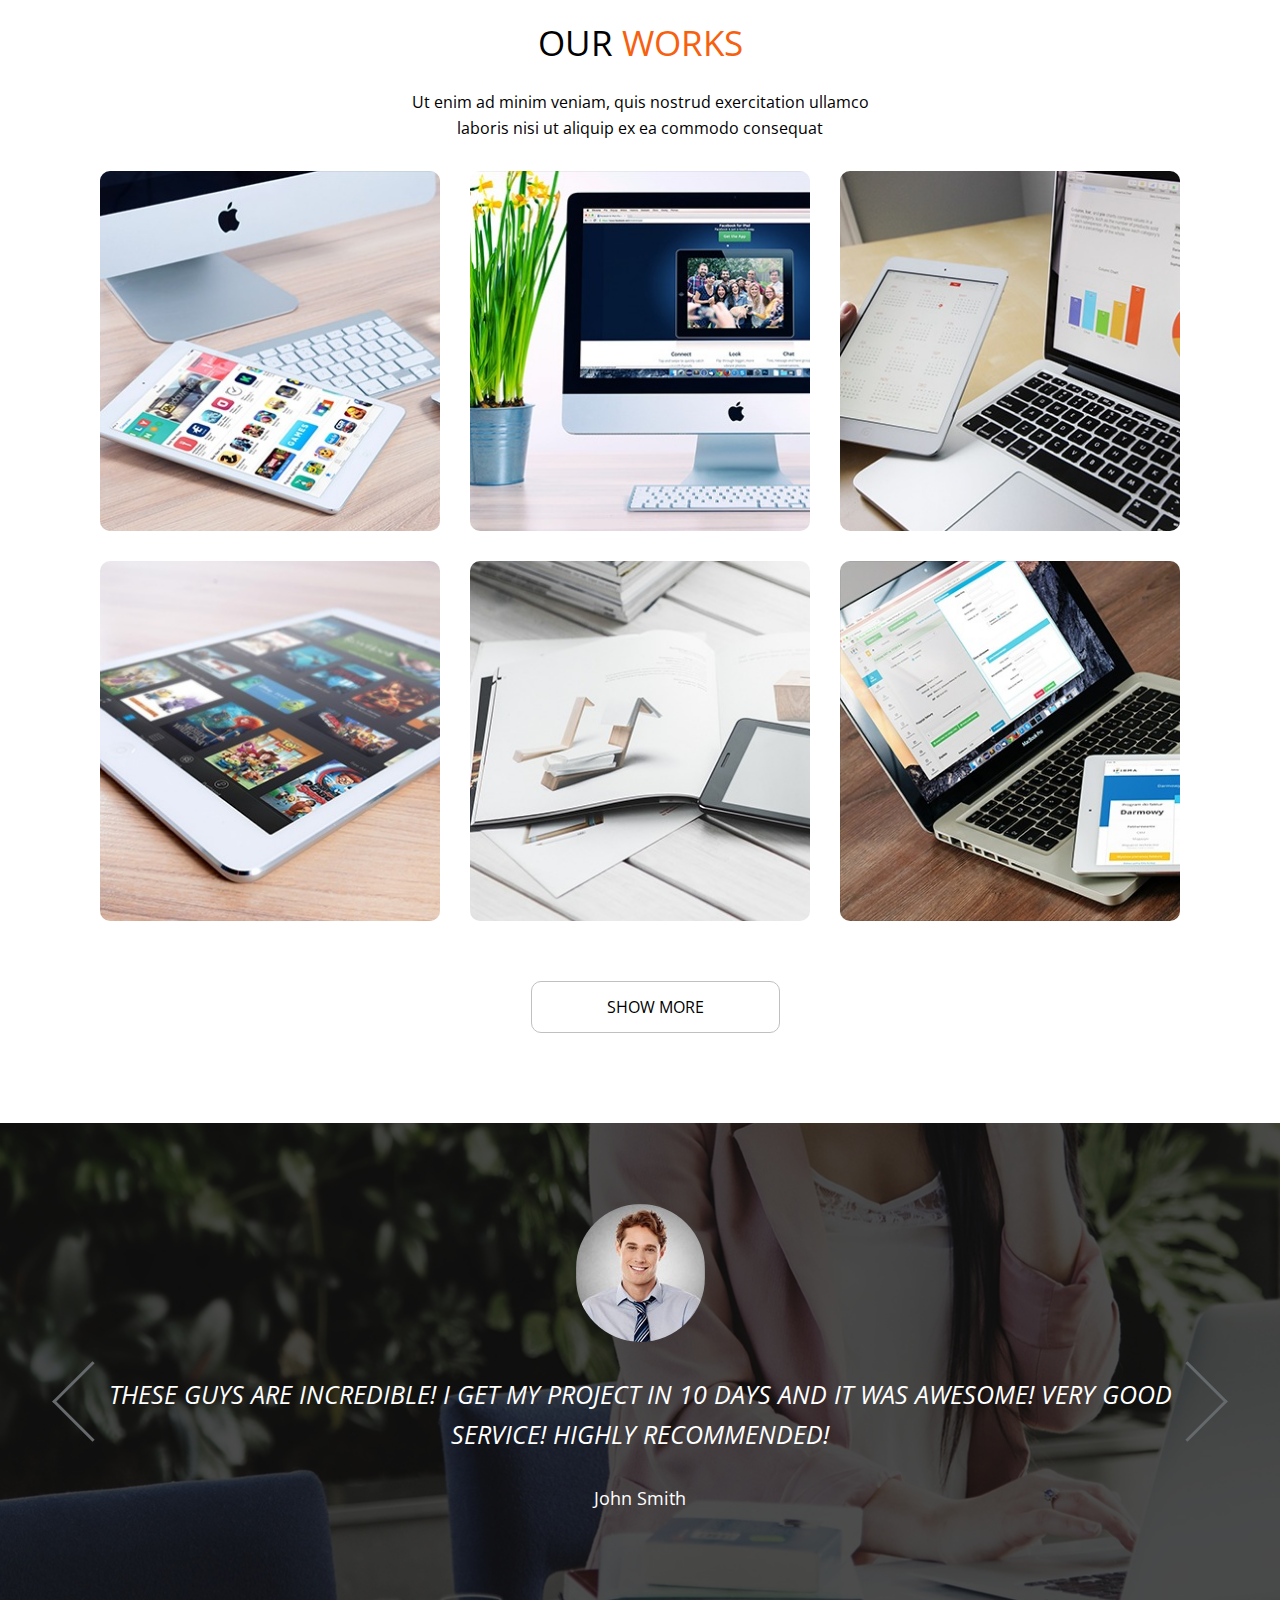
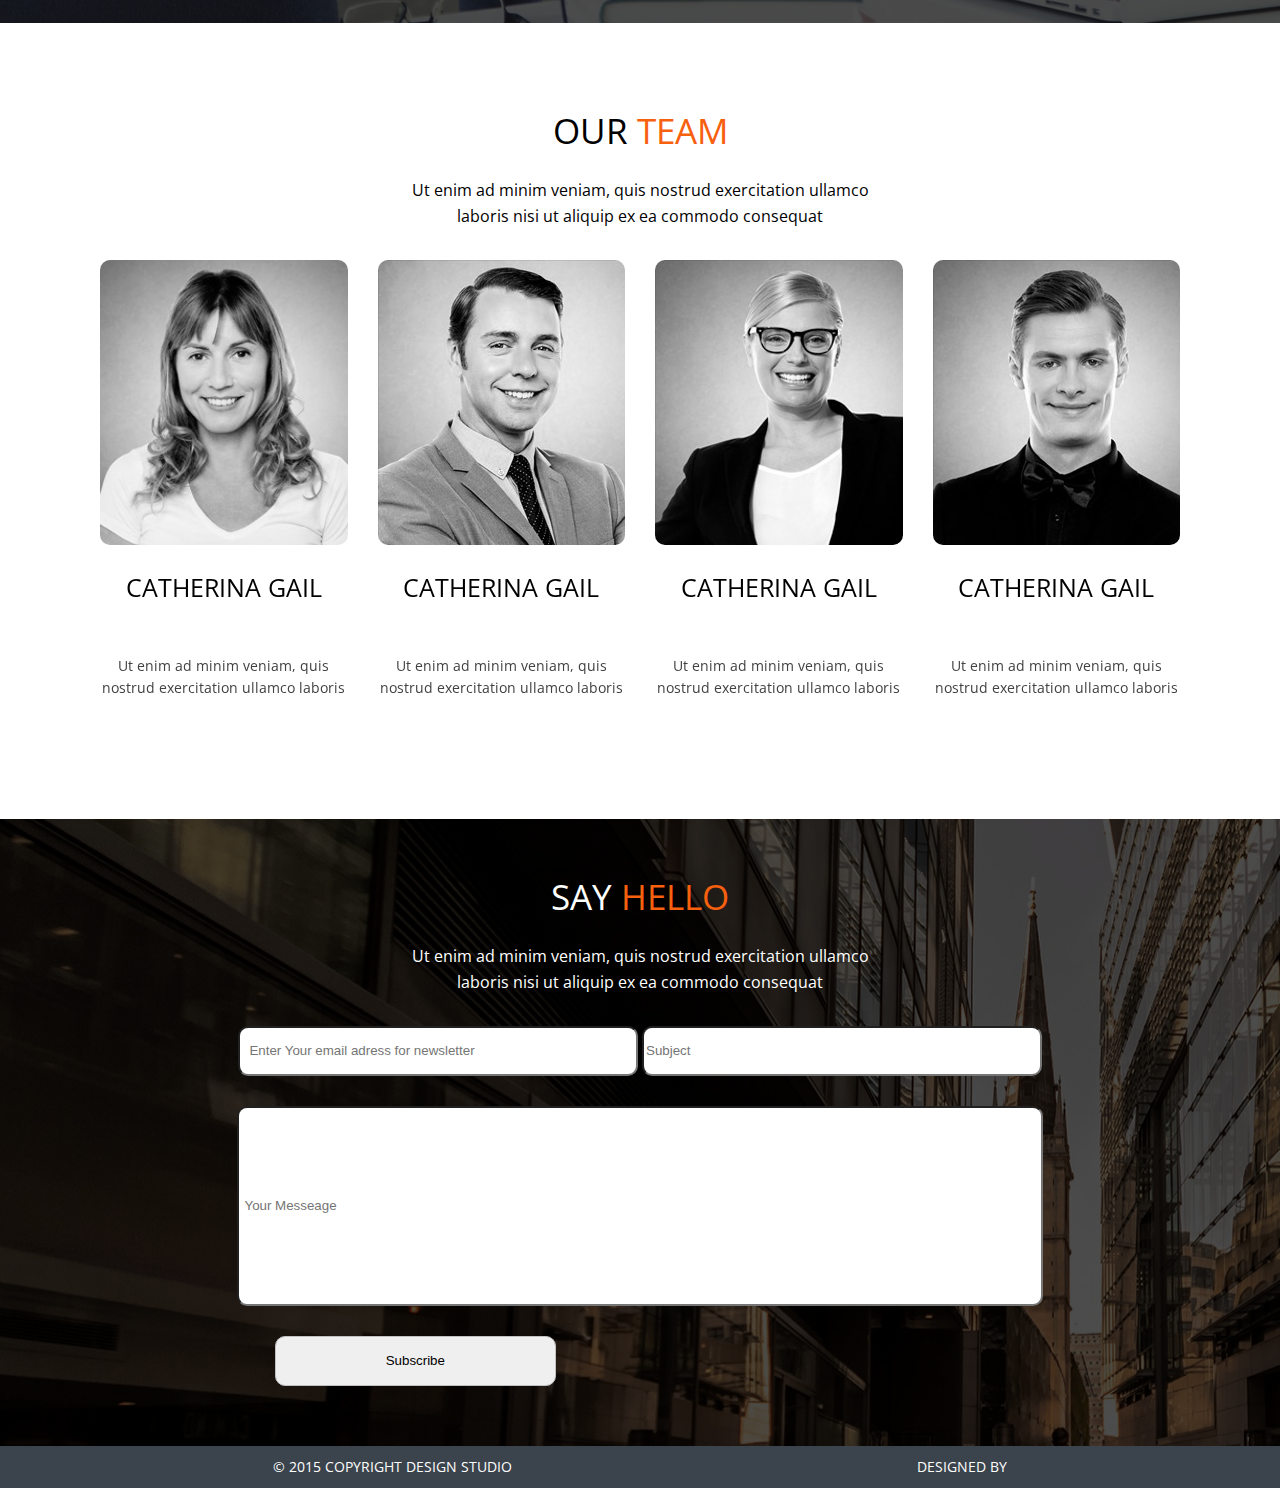
<file: tanatos(Nazar)/index.html>
<!DOCTYPE html>
<html lang="en">
<head>
    <meta charset="UTF-8">
    <meta name="viewport" content="width=device-width, initial-scale=1.0">
    <title>Document</title>
    <link rel="stylesheet" href="./css/main.css">
    <link href="https://fonts.googleapis.com/css2?family=Open+Sans:wght@400;800&display=swap" rel="stylesheet">
    <link rel="stylesheet" href="https://pro.fontawesome.com/releases/v5.10.0/css/all.css" integrity="sha384-AYmEC3Yw5cVb3ZcuHtOA93w35dYTsvhLPVnYs9eStHfGJvOvKxVfELGroGkvsg+p" crossorigin="anonymous"/>


</head>
<body>
    <header>
        <div class="container">

            <div class="header-inner">

            
                <div class="logo">
                    <img src="./img/logo.png" alt="">
                </div>

                <div class="menu">

                    <h4 class="menu-menu">Menu</h4>

                    <div class="burger">
                        <div class="line1"></div>
                        <div class="line2"></div>
                        <div class="line3"></div>
                    </div>
                </div>

            </div>    
        </div>
    </header>
    <section class="intro">
        <div class="container">

            <div class="intro-inner">
                <h2 class="inner-title">WE DESIGN <span>THINGS<span></h2>
                <p class="inner-text">
                    Lorem ipsum dolor sit amet, consectetur adipisicing elit, 
                    sed do eiusmod tempor incididunt ut labore et dolore magna aliqua
                </p>

                <a  class="btn" href="#">HIRE US</a>
                <a  class="btn" href="#">OUR WORKS</a>
                
            </div>

        </div>
    </section>

    <section class="what">
        <div class="container">

            <div class="row">

                <div class="col-3">
                    <div class="img">
                        <img src="./img/print.png" alt="">
                    </div>
                    <div class="what--title">
                        <h3>PRINT DESIGN</h3>
                    </div>
                    <div class="what--text">
                        <p>
                            Excepteur sint
                            occaecat cupidatat 
                            non proident, sunt in 
                            culpa qui officia
                        </p>
                    </div>
                </div>

                <div class="col-3">
                    <div class="img">
                        <img class="down" src="./img/compukter.png" alt="">
                    </div>
                    <div class="what--title">
                        <h3>PRINT DESIGN</h3>
                    </div>
                    <div class="what--text">
                        <p>
                            Excepteur sint
                            occaecat cupidatat 
                            non proident, sunt in 
                            culpa qui officia
                        </p>
                    </div>
                </div>

                <div class="col-3">
                    <div class="img">
                        <img src="./img/mobile.png" alt="">
                    </div>
                    <div class="what--title">
                        <h3>PRINT DESIGN</h3>
                    </div>
                    <div class="what--text">
                        <p>
                            Excepteur sint
                            occaecat cupidatat 
                            non proident, sunt in 
                            culpa qui officia
                        </p>
                    </div>
                </div>

                <div class="col-3">
                    <div class="img">
                        <img src="./img/pencil.png" alt="">
                    </div>
                    <div class="what--title">
                        <h3>PRINT DESIGN</h3>
                    </div>
                    <div class="what--text">
                        <p>
                            Excepteur sint
                            occaecat cupidatat 
                            non proident, sunt in 
                            culpa qui officia
                        </p>
                    </div>
                </div>

            </div>

        </div>

    </section>

    <section class="subscribe">
        <div class="container">

            <form class="form-subscribe" action="">
                <input class="input-line" placeholder="  Enter Your email adress for newsletter" type="text">
                <input class="input-btn" type="button" placeholder value="Subscribe">
            </form>
        </div>
    </section>

    <section class="work">
        <div class="container">

            <div class="work--title">
                <h2 class="inner-title work-inner-title ">Our <span>Works<span></h2>
                    <p class="inner-text work-inner-text">
                        
                        Ut enim ad minim veniam, 
                        quis nostrud exercitation ullamco <br>
                        laboris nisi ut aliquip ex ea commodo
                        consequat
                    
                    </p>
            </div>

            <div class="row">

                <div class="col-4">
                    <div class="img-row img1">
                        
                    </div>                  
                </div>

                <div class="col-4">
                    <div class="img-row img2">
                        
                    </div>                  
                </div>

                <div class="col-4">
                    <div class="img-row img3">
                        
                    </div>                  
                </div>

                <div class="col-4">
                    <div class="img-row img4">
                        
                    </div>                  
                </div>

                <div class="col-4">
                    <div class="img-row img5">
                        
                    </div>                  
                </div>

                <div class="col-4">
                    <div class="img-row img6">
                        
                    </div>                  
                </div>

            </div>

            <div class="work-btn">

                <a  class="btn  work-btn-btn" href="#">Show more</a>

            </div>

        </div>
    </section>

    <section class="coment">
        <div class="container">

            <div class="coment-inner">
                <div class="coment-img">
                    <img class="man-img" src="./img/man.jpeg" alt="">
                </div>
                <div class="coment-main-text text-color">
                    <h2>These guys are incredible! I get my project in 10 days and it was awesome!
                    Very good service! Highly recommended!</h2>
                </div>
                <div class="coment-name ">
                    <p class="coment-text text-color">John Smith</p>
                </div>
            </div>

            <p><i class="arrow right"></i></p>
            <p><i class="arrow left"></i></p>
        </div>
        
        
    </section>

    <section class="team">
        <div class="container">

            <div class="work--title">
                <h2 class="inner-title work-inner-title">Our <span>Team<span></h2>
                    <p class="inner-text work-inner-text">
                        
                        Ut enim ad minim veniam, 
                        quis nostrud exercitation ullamco <br>
                        laboris nisi ut aliquip ex ea commodo
                        consequat
                    
                    </p>
            </div>

            <div class="row row-seriy">

                <div class="col-3">
                    <div class="img-team team1">

                    </div>
                    <div class="team-name">
                        <h2 class="team-name-main">Catherina Gail</h2>
                    </div>
                    <div class="socials">
                        <i class="fab fa-facebook"></i>
                        <i class="fab fa-facebook"></i>
                        <i class="fab fa-google-plus-square"></i>
                    </div>
                    <div class="about-team">
                        <p>
                            Ut enim ad minim veniam, quis nostrud 
                            exercitation ullamco laboris
                        </p>

                    </div>
                </div>


                <div class="col-3">
                    <div class="img-team team2">

                    </div>
                    <div class="team-name">
                        <h2 class="team-name-main">Catherina Gail</h2>
                    </div>
                    <div class="socials">
                        <i class="fab fa-facebook"></i>
                        <i class="fab fa-facebook"></i>
                        <i class="fab fa-google-plus-square"></i>
                    </div>
                    <div class="about-team">
                        <p>
                            Ut enim ad minim veniam, quis nostrud 
                            exercitation ullamco laboris
                        </p>

                    </div>
                </div>


                <div class="col-3">
                    <div class="img-team team3">

                    </div>
                    <div class="team-name">
                        <h2 class="team-name-main">Catherina Gail</h2>
                    </div>
                    <div class="socials">
                        <i class="fab fa-facebook"></i>
                        <i class="fab fa-facebook"></i>
                        <i class="fab fa-google-plus-square"></i>
                    </div>
                    <div class="about-team">
                        <p>
                            Ut enim ad minim veniam, quis nostrud 
                            exercitation ullamco laboris
                        </p>

                    </div>
                </div>


                <div class="col-3">
                    <div class="img-team team4">

                    </div>
                    <div class="team-name">
                        <h2 class="team-name-main">Catherina Gail</h2>
                    </div>
                    <div class="socials">
                        <i class="fab fa-facebook"></i>
                        <i class="fab fa-facebook"></i>
                        <i class="fab fa-google-plus-square"></i>
                    </div>
                    <div class="about-team">
                        <p>
                            Ut enim ad minim veniam, quis nostrud 
                            exercitation ullamco laboris
                        </p>

                    </div>
                </div>

            </div>



        </div>

    </section>

    <section class="hello">
        <div class="container">

            <div class="work--title hello--title">
                <h2 class="inner-title work-inner-title hello-word">Say <span>Hello<span></h2>
                    <p class="inner-text work-inner-text hello-word">
                        
                        Ut enim ad minim veniam, 
                        quis nostrud exercitation ullamco <br>
                        laboris nisi ut aliquip ex ea commodo
                        consequat
                    
                    </p>
            </div>


                <div class="central-block">
                    <form class="form-btn-text" action="">
                        <input class="input-line hello-line" placeholder="  Enter Your email adress for newsletter" type="text">
                        <input class="input-line hello-line" type="text" placeholder="Subject">
                        <div class="block-hello">
                            <input class="hello-messeage" type="text" placeholder=" Your Messeage">
                        </div>
                    </form>

                </div>

                <div class="btn-links">
                    <div class="helo-btn">
                        <input class="input-btn hello-btn-inner" type="button" placeholder value="Subscribe">
                    </div>
                    <div class="hello-links">
                        <i class="fab fa-facebook"></i>
                        <i class="fab fa-facebook"></i>
                        <i class="fab fa-google-plus-square"></i>
                        <i class="fab fa-facebook"></i>
                        <i class="fab fa-google-plus-square"></i>
                    </div>
                </div>
        </div>
    </section>
    <footer>
        <div class="container">
            <div class="copy-block">
                <div class="copyright1">
                    <p class="copy-text">© 2015 COPYRIGHT DESIGN STUDIO</p>
                </div>
                <div class="copyright2">
                    <p class="copy-text">DESIGNED BY</p>
                </div>
            </div>
        </div>
    </footer>
    
</body>
</html>
</file>
<file: app-landing(nazar)/css/main.css>
@-ms-viewport {
  width: device-width;
}
html {
  -webkit-box-sizing: border-box;
  box-sizing: border-box;
  -ms-overflow-style: scrollbar;
}

*,
*::before,
*::after {
  -webkit-box-sizing: inherit;
  box-sizing: inherit;
}

.container {
  position: relative;
  margin-left: auto;
  margin-right: auto;
  padding-right: 15px;
  padding-left: 15px;
}

@media (min-width: 576px) {
  .container {
    padding-right: 15px;
    padding-left: 15px;
  }
}
@media (min-width: 768px) {
  .container {
    padding-right: 15px;
    padding-left: 15px;
  }
}
@media (min-width: 992px) {
  .container {
    padding-right: 15px;
    padding-left: 15px;
  }
}
@media (min-width: 1200px) {
  .container {
    padding-right: 15px;
    padding-left: 15px;
  }
}
@media (min-width: 576px) {
  .container {
    width: 540px;
    max-width: 100%;
  }
}
@media (min-width: 768px) {
  .container {
    width: 720px;
    max-width: 100%;
  }
}
@media (min-width: 992px) {
  .container {
    width: 960px;
    max-width: 100%;
  }
}
@media (min-width: 1200px) {
  .container {
    width: 1140px;
    max-width: 100%;
  }
}
.container-fluid {
  position: relative;
  margin-left: auto;
  margin-right: auto;
  padding-right: 15px;
  padding-left: 15px;
}

@media (min-width: 576px) {
  .container-fluid {
    padding-right: 15px;
    padding-left: 15px;
  }
}
@media (min-width: 768px) {
  .container-fluid {
    padding-right: 15px;
    padding-left: 15px;
  }
}
@media (min-width: 992px) {
  .container-fluid {
    padding-right: 15px;
    padding-left: 15px;
  }
}
@media (min-width: 1200px) {
  .container-fluid {
    padding-right: 15px;
    padding-left: 15px;
  }
}
.row {
  display: -webkit-box;
  display: -webkit-flex;
  display: -ms-flexbox;
  display: flex;
  -webkit-flex-wrap: wrap;
  -ms-flex-wrap: wrap;
  flex-wrap: wrap;
  margin-right: -15px;
  margin-left: -15px;
}

@media (min-width: 576px) {
  .row {
    margin-right: -15px;
    margin-left: -15px;
  }
}
@media (min-width: 768px) {
  .row {
    margin-right: -15px;
    margin-left: -15px;
  }
}
@media (min-width: 992px) {
  .row {
    margin-right: -15px;
    margin-left: -15px;
  }
}
@media (min-width: 1200px) {
  .row {
    margin-right: -15px;
    margin-left: -15px;
  }
}
.no-gutters {
  margin-right: 0;
  margin-left: 0;
}

.no-gutters > .col,
.no-gutters > [class*=col-] {
  padding-right: 0;
  padding-left: 0;
}

.col-1, .col-2, .col-3, .col-4, .col-5, .col-6, .col-7, .col-8, .col-9, .col-10, .col-11, .col-12, .col, .col-sm-1, .col-sm-2, .col-sm-3, .col-sm-4, .col-sm-5, .col-sm-6, .col-sm-7, .col-sm-8, .col-sm-9, .col-sm-10, .col-sm-11, .col-sm-12, .col-sm, .col-md-1, .col-md-2, .col-md-3, .col-md-4, .col-md-5, .col-md-6, .col-md-7, .col-md-8, .col-md-9, .col-md-10, .col-md-11, .col-md-12, .col-md, .col-lg-1, .col-lg-2, .col-lg-3, .col-lg-4, .col-lg-5, .col-lg-6, .col-lg-7, .col-lg-8, .col-lg-9, .col-lg-10, .col-lg-11, .col-lg-12, .col-lg, .col-xl-1, .col-xl-2, .col-xl-3, .col-xl-4, .col-xl-5, .col-xl-6, .col-xl-7, .col-xl-8, .col-xl-9, .col-xl-10, .col-xl-11, .col-xl-12, .col-xl {
  position: relative;
  width: 100%;
  min-height: 1px;
  padding-right: 15px;
  padding-left: 15px;
}

@media (min-width: 576px) {
  .col-1, .col-2, .col-3, .col-4, .col-5, .col-6, .col-7, .col-8, .col-9, .col-10, .col-11, .col-12, .col, .col-sm-1, .col-sm-2, .col-sm-3, .col-sm-4, .col-sm-5, .col-sm-6, .col-sm-7, .col-sm-8, .col-sm-9, .col-sm-10, .col-sm-11, .col-sm-12, .col-sm, .col-md-1, .col-md-2, .col-md-3, .col-md-4, .col-md-5, .col-md-6, .col-md-7, .col-md-8, .col-md-9, .col-md-10, .col-md-11, .col-md-12, .col-md, .col-lg-1, .col-lg-2, .col-lg-3, .col-lg-4, .col-lg-5, .col-lg-6, .col-lg-7, .col-lg-8, .col-lg-9, .col-lg-10, .col-lg-11, .col-lg-12, .col-lg, .col-xl-1, .col-xl-2, .col-xl-3, .col-xl-4, .col-xl-5, .col-xl-6, .col-xl-7, .col-xl-8, .col-xl-9, .col-xl-10, .col-xl-11, .col-xl-12, .col-xl {
    padding-right: 15px;
    padding-left: 15px;
  }
}
@media (min-width: 768px) {
  .col-1, .col-2, .col-3, .col-4, .col-5, .col-6, .col-7, .col-8, .col-9, .col-10, .col-11, .col-12, .col, .col-sm-1, .col-sm-2, .col-sm-3, .col-sm-4, .col-sm-5, .col-sm-6, .col-sm-7, .col-sm-8, .col-sm-9, .col-sm-10, .col-sm-11, .col-sm-12, .col-sm, .col-md-1, .col-md-2, .col-md-3, .col-md-4, .col-md-5, .col-md-6, .col-md-7, .col-md-8, .col-md-9, .col-md-10, .col-md-11, .col-md-12, .col-md, .col-lg-1, .col-lg-2, .col-lg-3, .col-lg-4, .col-lg-5, .col-lg-6, .col-lg-7, .col-lg-8, .col-lg-9, .col-lg-10, .col-lg-11, .col-lg-12, .col-lg, .col-xl-1, .col-xl-2, .col-xl-3, .col-xl-4, .col-xl-5, .col-xl-6, .col-xl-7, .col-xl-8, .col-xl-9, .col-xl-10, .col-xl-11, .col-xl-12, .col-xl {
    padding-right: 15px;
    padding-left: 15px;
  }
}
@media (min-width: 992px) {
  .col-1, .col-2, .col-3, .col-4, .col-5, .col-6, .col-7, .col-8, .col-9, .col-10, .col-11, .col-12, .col, .col-sm-1, .col-sm-2, .col-sm-3, .col-sm-4, .col-sm-5, .col-sm-6, .col-sm-7, .col-sm-8, .col-sm-9, .col-sm-10, .col-sm-11, .col-sm-12, .col-sm, .col-md-1, .col-md-2, .col-md-3, .col-md-4, .col-md-5, .col-md-6, .col-md-7, .col-md-8, .col-md-9, .col-md-10, .col-md-11, .col-md-12, .col-md, .col-lg-1, .col-lg-2, .col-lg-3, .col-lg-4, .col-lg-5, .col-lg-6, .col-lg-7, .col-lg-8, .col-lg-9, .col-lg-10, .col-lg-11, .col-lg-12, .col-lg, .col-xl-1, .col-xl-2, .col-xl-3, .col-xl-4, .col-xl-5, .col-xl-6, .col-xl-7, .col-xl-8, .col-xl-9, .col-xl-10, .col-xl-11, .col-xl-12, .col-xl {
    padding-right: 15px;
    padding-left: 15px;
  }
}
@media (min-width: 1200px) {
  .col-1, .col-2, .col-3, .col-4, .col-5, .col-6, .col-7, .col-8, .col-9, .col-10, .col-11, .col-12, .col, .col-sm-1, .col-sm-2, .col-sm-3, .col-sm-4, .col-sm-5, .col-sm-6, .col-sm-7, .col-sm-8, .col-sm-9, .col-sm-10, .col-sm-11, .col-sm-12, .col-sm, .col-md-1, .col-md-2, .col-md-3, .col-md-4, .col-md-5, .col-md-6, .col-md-7, .col-md-8, .col-md-9, .col-md-10, .col-md-11, .col-md-12, .col-md, .col-lg-1, .col-lg-2, .col-lg-3, .col-lg-4, .col-lg-5, .col-lg-6, .col-lg-7, .col-lg-8, .col-lg-9, .col-lg-10, .col-lg-11, .col-lg-12, .col-lg, .col-xl-1, .col-xl-2, .col-xl-3, .col-xl-4, .col-xl-5, .col-xl-6, .col-xl-7, .col-xl-8, .col-xl-9, .col-xl-10, .col-xl-11, .col-xl-12, .col-xl {
    padding-right: 15px;
    padding-left: 15px;
  }
}
.col {
  -webkit-flex-basis: 0;
  -ms-flex-preferred-size: 0;
  flex-basis: 0;
  -webkit-box-flex: 1;
  -webkit-flex-grow: 1;
  -ms-flex-positive: 1;
  flex-grow: 1;
  max-width: 100%;
}

.col-auto {
  -webkit-box-flex: 0;
  -webkit-flex: 0 0 auto;
  -ms-flex: 0 0 auto;
  flex: 0 0 auto;
  width: auto;
}

.col-1 {
  -webkit-box-flex: 0;
  -webkit-flex: 0 0 8.333333%;
  -ms-flex: 0 0 8.333333%;
  flex: 0 0 8.333333%;
  max-width: 8.333333%;
}

.col-2 {
  -webkit-box-flex: 0;
  -webkit-flex: 0 0 16.666667%;
  -ms-flex: 0 0 16.666667%;
  flex: 0 0 16.666667%;
  max-width: 16.666667%;
}

.col-3 {
  -webkit-box-flex: 0;
  -webkit-flex: 0 0 25%;
  -ms-flex: 0 0 25%;
  flex: 0 0 25%;
  max-width: 25%;
}

.col-4 {
  -webkit-box-flex: 0;
  -webkit-flex: 0 0 33.333333%;
  -ms-flex: 0 0 33.333333%;
  flex: 0 0 33.333333%;
  max-width: 33.333333%;
}

.col-5 {
  -webkit-box-flex: 0;
  -webkit-flex: 0 0 41.666667%;
  -ms-flex: 0 0 41.666667%;
  flex: 0 0 41.666667%;
  max-width: 41.666667%;
}

.col-6 {
  -webkit-box-flex: 0;
  -webkit-flex: 0 0 50%;
  -ms-flex: 0 0 50%;
  flex: 0 0 50%;
  max-width: 50%;
}

.col-7 {
  -webkit-box-flex: 0;
  -webkit-flex: 0 0 58.333333%;
  -ms-flex: 0 0 58.333333%;
  flex: 0 0 58.333333%;
  max-width: 58.333333%;
}

.col-8 {
  -webkit-box-flex: 0;
  -webkit-flex: 0 0 66.666667%;
  -ms-flex: 0 0 66.666667%;
  flex: 0 0 66.666667%;
  max-width: 66.666667%;
}

.col-9 {
  -webkit-box-flex: 0;
  -webkit-flex: 0 0 75%;
  -ms-flex: 0 0 75%;
  flex: 0 0 75%;
  max-width: 75%;
}

.col-10 {
  -webkit-box-flex: 0;
  -webkit-flex: 0 0 83.333333%;
  -ms-flex: 0 0 83.333333%;
  flex: 0 0 83.333333%;
  max-width: 83.333333%;
}

.col-11 {
  -webkit-box-flex: 0;
  -webkit-flex: 0 0 91.666667%;
  -ms-flex: 0 0 91.666667%;
  flex: 0 0 91.666667%;
  max-width: 91.666667%;
}

.col-12 {
  -webkit-box-flex: 0;
  -webkit-flex: 0 0 100%;
  -ms-flex: 0 0 100%;
  flex: 0 0 100%;
  max-width: 100%;
}

.pull-0 {
  right: auto;
}

.pull-1 {
  right: 8.333333%;
}

.pull-2 {
  right: 16.666667%;
}

.pull-3 {
  right: 25%;
}

.pull-4 {
  right: 33.333333%;
}

.pull-5 {
  right: 41.666667%;
}

.pull-6 {
  right: 50%;
}

.pull-7 {
  right: 58.333333%;
}

.pull-8 {
  right: 66.666667%;
}

.pull-9 {
  right: 75%;
}

.pull-10 {
  right: 83.333333%;
}

.pull-11 {
  right: 91.666667%;
}

.pull-12 {
  right: 100%;
}

.push-0 {
  left: auto;
}

.push-1 {
  left: 8.333333%;
}

.push-2 {
  left: 16.666667%;
}

.push-3 {
  left: 25%;
}

.push-4 {
  left: 33.333333%;
}

.push-5 {
  left: 41.666667%;
}

.push-6 {
  left: 50%;
}

.push-7 {
  left: 58.333333%;
}

.push-8 {
  left: 66.666667%;
}

.push-9 {
  left: 75%;
}

.push-10 {
  left: 83.333333%;
}

.push-11 {
  left: 91.666667%;
}

.push-12 {
  left: 100%;
}

.offset-1 {
  margin-left: 8.333333%;
}

.offset-2 {
  margin-left: 16.666667%;
}

.offset-3 {
  margin-left: 25%;
}

.offset-4 {
  margin-left: 33.333333%;
}

.offset-5 {
  margin-left: 41.666667%;
}

.offset-6 {
  margin-left: 50%;
}

.offset-7 {
  margin-left: 58.333333%;
}

.offset-8 {
  margin-left: 66.666667%;
}

.offset-9 {
  margin-left: 75%;
}

.offset-10 {
  margin-left: 83.333333%;
}

.offset-11 {
  margin-left: 91.666667%;
}

@media (min-width: 576px) {
  .col-sm {
    -webkit-flex-basis: 0;
    -ms-flex-preferred-size: 0;
    flex-basis: 0;
    -webkit-box-flex: 1;
    -webkit-flex-grow: 1;
    -ms-flex-positive: 1;
    flex-grow: 1;
    max-width: 100%;
  }

  .col-sm-auto {
    -webkit-box-flex: 0;
    -webkit-flex: 0 0 auto;
    -ms-flex: 0 0 auto;
    flex: 0 0 auto;
    width: auto;
  }

  .col-sm-1 {
    -webkit-box-flex: 0;
    -webkit-flex: 0 0 8.333333%;
    -ms-flex: 0 0 8.333333%;
    flex: 0 0 8.333333%;
    max-width: 8.333333%;
  }

  .col-sm-2 {
    -webkit-box-flex: 0;
    -webkit-flex: 0 0 16.666667%;
    -ms-flex: 0 0 16.666667%;
    flex: 0 0 16.666667%;
    max-width: 16.666667%;
  }

  .col-sm-3 {
    -webkit-box-flex: 0;
    -webkit-flex: 0 0 25%;
    -ms-flex: 0 0 25%;
    flex: 0 0 25%;
    max-width: 25%;
  }

  .col-sm-4 {
    -webkit-box-flex: 0;
    -webkit-flex: 0 0 33.333333%;
    -ms-flex: 0 0 33.333333%;
    flex: 0 0 33.333333%;
    max-width: 33.333333%;
  }

  .col-sm-5 {
    -webkit-box-flex: 0;
    -webkit-flex: 0 0 41.666667%;
    -ms-flex: 0 0 41.666667%;
    flex: 0 0 41.666667%;
    max-width: 41.666667%;
  }

  .col-sm-6 {
    -webkit-box-flex: 0;
    -webkit-flex: 0 0 50%;
    -ms-flex: 0 0 50%;
    flex: 0 0 50%;
    max-width: 50%;
  }

  .col-sm-7 {
    -webkit-box-flex: 0;
    -webkit-flex: 0 0 58.333333%;
    -ms-flex: 0 0 58.333333%;
    flex: 0 0 58.333333%;
    max-width: 58.333333%;
  }

  .col-sm-8 {
    -webkit-box-flex: 0;
    -webkit-flex: 0 0 66.666667%;
    -ms-flex: 0 0 66.666667%;
    flex: 0 0 66.666667%;
    max-width: 66.666667%;
  }

  .col-sm-9 {
    -webkit-box-flex: 0;
    -webkit-flex: 0 0 75%;
    -ms-flex: 0 0 75%;
    flex: 0 0 75%;
    max-width: 75%;
  }

  .col-sm-10 {
    -webkit-box-flex: 0;
    -webkit-flex: 0 0 83.333333%;
    -ms-flex: 0 0 83.333333%;
    flex: 0 0 83.333333%;
    max-width: 83.333333%;
  }

  .col-sm-11 {
    -webkit-box-flex: 0;
    -webkit-flex: 0 0 91.666667%;
    -ms-flex: 0 0 91.666667%;
    flex: 0 0 91.666667%;
    max-width: 91.666667%;
  }

  .col-sm-12 {
    -webkit-box-flex: 0;
    -webkit-flex: 0 0 100%;
    -ms-flex: 0 0 100%;
    flex: 0 0 100%;
    max-width: 100%;
  }

  .pull-sm-0 {
    right: auto;
  }

  .pull-sm-1 {
    right: 8.333333%;
  }

  .pull-sm-2 {
    right: 16.666667%;
  }

  .pull-sm-3 {
    right: 25%;
  }

  .pull-sm-4 {
    right: 33.333333%;
  }

  .pull-sm-5 {
    right: 41.666667%;
  }

  .pull-sm-6 {
    right: 50%;
  }

  .pull-sm-7 {
    right: 58.333333%;
  }

  .pull-sm-8 {
    right: 66.666667%;
  }

  .pull-sm-9 {
    right: 75%;
  }

  .pull-sm-10 {
    right: 83.333333%;
  }

  .pull-sm-11 {
    right: 91.666667%;
  }

  .pull-sm-12 {
    right: 100%;
  }

  .push-sm-0 {
    left: auto;
  }

  .push-sm-1 {
    left: 8.333333%;
  }

  .push-sm-2 {
    left: 16.666667%;
  }

  .push-sm-3 {
    left: 25%;
  }

  .push-sm-4 {
    left: 33.333333%;
  }

  .push-sm-5 {
    left: 41.666667%;
  }

  .push-sm-6 {
    left: 50%;
  }

  .push-sm-7 {
    left: 58.333333%;
  }

  .push-sm-8 {
    left: 66.666667%;
  }

  .push-sm-9 {
    left: 75%;
  }

  .push-sm-10 {
    left: 83.333333%;
  }

  .push-sm-11 {
    left: 91.666667%;
  }

  .push-sm-12 {
    left: 100%;
  }

  .offset-sm-0 {
    margin-left: 0%;
  }

  .offset-sm-1 {
    margin-left: 8.333333%;
  }

  .offset-sm-2 {
    margin-left: 16.666667%;
  }

  .offset-sm-3 {
    margin-left: 25%;
  }

  .offset-sm-4 {
    margin-left: 33.333333%;
  }

  .offset-sm-5 {
    margin-left: 41.666667%;
  }

  .offset-sm-6 {
    margin-left: 50%;
  }

  .offset-sm-7 {
    margin-left: 58.333333%;
  }

  .offset-sm-8 {
    margin-left: 66.666667%;
  }

  .offset-sm-9 {
    margin-left: 75%;
  }

  .offset-sm-10 {
    margin-left: 83.333333%;
  }

  .offset-sm-11 {
    margin-left: 91.666667%;
  }
}
@media (min-width: 768px) {
  .col-md {
    -webkit-flex-basis: 0;
    -ms-flex-preferred-size: 0;
    flex-basis: 0;
    -webkit-box-flex: 1;
    -webkit-flex-grow: 1;
    -ms-flex-positive: 1;
    flex-grow: 1;
    max-width: 100%;
  }

  .col-md-auto {
    -webkit-box-flex: 0;
    -webkit-flex: 0 0 auto;
    -ms-flex: 0 0 auto;
    flex: 0 0 auto;
    width: auto;
  }

  .col-md-1 {
    -webkit-box-flex: 0;
    -webkit-flex: 0 0 8.333333%;
    -ms-flex: 0 0 8.333333%;
    flex: 0 0 8.333333%;
    max-width: 8.333333%;
  }

  .col-md-2 {
    -webkit-box-flex: 0;
    -webkit-flex: 0 0 16.666667%;
    -ms-flex: 0 0 16.666667%;
    flex: 0 0 16.666667%;
    max-width: 16.666667%;
  }

  .col-md-3 {
    -webkit-box-flex: 0;
    -webkit-flex: 0 0 25%;
    -ms-flex: 0 0 25%;
    flex: 0 0 25%;
    max-width: 25%;
  }

  .col-md-4 {
    -webkit-box-flex: 0;
    -webkit-flex: 0 0 33.333333%;
    -ms-flex: 0 0 33.333333%;
    flex: 0 0 33.333333%;
    max-width: 33.333333%;
  }

  .col-md-5 {
    -webkit-box-flex: 0;
    -webkit-flex: 0 0 41.666667%;
    -ms-flex: 0 0 41.666667%;
    flex: 0 0 41.666667%;
    max-width: 41.666667%;
  }

  .col-md-6 {
    -webkit-box-flex: 0;
    -webkit-flex: 0 0 50%;
    -ms-flex: 0 0 50%;
    flex: 0 0 50%;
    max-width: 50%;
  }

  .col-md-7 {
    -webkit-box-flex: 0;
    -webkit-flex: 0 0 58.333333%;
    -ms-flex: 0 0 58.333333%;
    flex: 0 0 58.333333%;
    max-width: 58.333333%;
  }

  .col-md-8 {
    -webkit-box-flex: 0;
    -webkit-flex: 0 0 66.666667%;
    -ms-flex: 0 0 66.666667%;
    flex: 0 0 66.666667%;
    max-width: 66.666667%;
  }

  .col-md-9 {
    -webkit-box-flex: 0;
    -webkit-flex: 0 0 75%;
    -ms-flex: 0 0 75%;
    flex: 0 0 75%;
    max-width: 75%;
  }

  .col-md-10 {
    -webkit-box-flex: 0;
    -webkit-flex: 0 0 83.333333%;
    -ms-flex: 0 0 83.333333%;
    flex: 0 0 83.333333%;
    max-width: 83.333333%;
  }

  .col-md-11 {
    -webkit-box-flex: 0;
    -webkit-flex: 0 0 91.666667%;
    -ms-flex: 0 0 91.666667%;
    flex: 0 0 91.666667%;
    max-width: 91.666667%;
  }

  .col-md-12 {
    -webkit-box-flex: 0;
    -webkit-flex: 0 0 100%;
    -ms-flex: 0 0 100%;
    flex: 0 0 100%;
    max-width: 100%;
  }

  .pull-md-0 {
    right: auto;
  }

  .pull-md-1 {
    right: 8.333333%;
  }

  .pull-md-2 {
    right: 16.666667%;
  }

  .pull-md-3 {
    right: 25%;
  }

  .pull-md-4 {
    right: 33.333333%;
  }

  .pull-md-5 {
    right: 41.666667%;
  }

  .pull-md-6 {
    right: 50%;
  }

  .pull-md-7 {
    right: 58.333333%;
  }

  .pull-md-8 {
    right: 66.666667%;
  }

  .pull-md-9 {
    right: 75%;
  }

  .pull-md-10 {
    right: 83.333333%;
  }

  .pull-md-11 {
    right: 91.666667%;
  }

  .pull-md-12 {
    right: 100%;
  }

  .push-md-0 {
    left: auto;
  }

  .push-md-1 {
    left: 8.333333%;
  }

  .push-md-2 {
    left: 16.666667%;
  }

  .push-md-3 {
    left: 25%;
  }

  .push-md-4 {
    left: 33.333333%;
  }

  .push-md-5 {
    left: 41.666667%;
  }

  .push-md-6 {
    left: 50%;
  }

  .push-md-7 {
    left: 58.333333%;
  }

  .push-md-8 {
    left: 66.666667%;
  }

  .push-md-9 {
    left: 75%;
  }

  .push-md-10 {
    left: 83.333333%;
  }

  .push-md-11 {
    left: 91.666667%;
  }

  .push-md-12 {
    left: 100%;
  }

  .offset-md-0 {
    margin-left: 0%;
  }

  .offset-md-1 {
    margin-left: 8.333333%;
  }

  .offset-md-2 {
    margin-left: 16.666667%;
  }

  .offset-md-3 {
    margin-left: 25%;
  }

  .offset-md-4 {
    margin-left: 33.333333%;
  }

  .offset-md-5 {
    margin-left: 41.666667%;
  }

  .offset-md-6 {
    margin-left: 50%;
  }

  .offset-md-7 {
    margin-left: 58.333333%;
  }

  .offset-md-8 {
    margin-left: 66.666667%;
  }

  .offset-md-9 {
    margin-left: 75%;
  }

  .offset-md-10 {
    margin-left: 83.333333%;
  }

  .offset-md-11 {
    margin-left: 91.666667%;
  }
}
@media (min-width: 992px) {
  .col-lg {
    -webkit-flex-basis: 0;
    -ms-flex-preferred-size: 0;
    flex-basis: 0;
    -webkit-box-flex: 1;
    -webkit-flex-grow: 1;
    -ms-flex-positive: 1;
    flex-grow: 1;
    max-width: 100%;
  }

  .col-lg-auto {
    -webkit-box-flex: 0;
    -webkit-flex: 0 0 auto;
    -ms-flex: 0 0 auto;
    flex: 0 0 auto;
    width: auto;
  }

  .col-lg-1 {
    -webkit-box-flex: 0;
    -webkit-flex: 0 0 8.333333%;
    -ms-flex: 0 0 8.333333%;
    flex: 0 0 8.333333%;
    max-width: 8.333333%;
  }

  .col-lg-2 {
    -webkit-box-flex: 0;
    -webkit-flex: 0 0 16.666667%;
    -ms-flex: 0 0 16.666667%;
    flex: 0 0 16.666667%;
    max-width: 16.666667%;
  }

  .col-lg-3 {
    -webkit-box-flex: 0;
    -webkit-flex: 0 0 25%;
    -ms-flex: 0 0 25%;
    flex: 0 0 25%;
    max-width: 25%;
  }

  .col-lg-4 {
    -webkit-box-flex: 0;
    -webkit-flex: 0 0 33.333333%;
    -ms-flex: 0 0 33.333333%;
    flex: 0 0 33.333333%;
    max-width: 33.333333%;
  }

  .col-lg-5 {
    -webkit-box-flex: 0;
    -webkit-flex: 0 0 41.666667%;
    -ms-flex: 0 0 41.666667%;
    flex: 0 0 41.666667%;
    max-width: 41.666667%;
  }

  .col-lg-6 {
    -webkit-box-flex: 0;
    -webkit-flex: 0 0 50%;
    -ms-flex: 0 0 50%;
    flex: 0 0 50%;
    max-width: 50%;
  }

  .col-lg-7 {
    -webkit-box-flex: 0;
    -webkit-flex: 0 0 58.333333%;
    -ms-flex: 0 0 58.333333%;
    flex: 0 0 58.333333%;
    max-width: 58.333333%;
  }

  .col-lg-8 {
    -webkit-box-flex: 0;
    -webkit-flex: 0 0 66.666667%;
    -ms-flex: 0 0 66.666667%;
    flex: 0 0 66.666667%;
    max-width: 66.666667%;
  }

  .col-lg-9 {
    -webkit-box-flex: 0;
    -webkit-flex: 0 0 75%;
    -ms-flex: 0 0 75%;
    flex: 0 0 75%;
    max-width: 75%;
  }

  .col-lg-10 {
    -webkit-box-flex: 0;
    -webkit-flex: 0 0 83.333333%;
    -ms-flex: 0 0 83.333333%;
    flex: 0 0 83.333333%;
    max-width: 83.333333%;
  }

  .col-lg-11 {
    -webkit-box-flex: 0;
    -webkit-flex: 0 0 91.666667%;
    -ms-flex: 0 0 91.666667%;
    flex: 0 0 91.666667%;
    max-width: 91.666667%;
  }

  .col-lg-12 {
    -webkit-box-flex: 0;
    -webkit-flex: 0 0 100%;
    -ms-flex: 0 0 100%;
    flex: 0 0 100%;
    max-width: 100%;
  }

  .pull-lg-0 {
    right: auto;
  }

  .pull-lg-1 {
    right: 8.333333%;
  }

  .pull-lg-2 {
    right: 16.666667%;
  }

  .pull-lg-3 {
    right: 25%;
  }

  .pull-lg-4 {
    right: 33.333333%;
  }

  .pull-lg-5 {
    right: 41.666667%;
  }

  .pull-lg-6 {
    right: 50%;
  }

  .pull-lg-7 {
    right: 58.333333%;
  }

  .pull-lg-8 {
    right: 66.666667%;
  }

  .pull-lg-9 {
    right: 75%;
  }

  .pull-lg-10 {
    right: 83.333333%;
  }

  .pull-lg-11 {
    right: 91.666667%;
  }

  .pull-lg-12 {
    right: 100%;
  }

  .push-lg-0 {
    left: auto;
  }

  .push-lg-1 {
    left: 8.333333%;
  }

  .push-lg-2 {
    left: 16.666667%;
  }

  .push-lg-3 {
    left: 25%;
  }

  .push-lg-4 {
    left: 33.333333%;
  }

  .push-lg-5 {
    left: 41.666667%;
  }

  .push-lg-6 {
    left: 50%;
  }

  .push-lg-7 {
    left: 58.333333%;
  }

  .push-lg-8 {
    left: 66.666667%;
  }

  .push-lg-9 {
    left: 75%;
  }

  .push-lg-10 {
    left: 83.333333%;
  }

  .push-lg-11 {
    left: 91.666667%;
  }

  .push-lg-12 {
    left: 100%;
  }

  .offset-lg-0 {
    margin-left: 0%;
  }

  .offset-lg-1 {
    margin-left: 8.333333%;
  }

  .offset-lg-2 {
    margin-left: 16.666667%;
  }

  .offset-lg-3 {
    margin-left: 25%;
  }

  .offset-lg-4 {
    margin-left: 33.333333%;
  }

  .offset-lg-5 {
    margin-left: 41.666667%;
  }

  .offset-lg-6 {
    margin-left: 50%;
  }

  .offset-lg-7 {
    margin-left: 58.333333%;
  }

  .offset-lg-8 {
    margin-left: 66.666667%;
  }

  .offset-lg-9 {
    margin-left: 75%;
  }

  .offset-lg-10 {
    margin-left: 83.333333%;
  }

  .offset-lg-11 {
    margin-left: 91.666667%;
  }
}
@media (min-width: 1200px) {
  .col-xl {
    -webkit-flex-basis: 0;
    -ms-flex-preferred-size: 0;
    flex-basis: 0;
    -webkit-box-flex: 1;
    -webkit-flex-grow: 1;
    -ms-flex-positive: 1;
    flex-grow: 1;
    max-width: 100%;
  }

  .col-xl-auto {
    -webkit-box-flex: 0;
    -webkit-flex: 0 0 auto;
    -ms-flex: 0 0 auto;
    flex: 0 0 auto;
    width: auto;
  }

  .col-xl-1 {
    -webkit-box-flex: 0;
    -webkit-flex: 0 0 8.333333%;
    -ms-flex: 0 0 8.333333%;
    flex: 0 0 8.333333%;
    max-width: 8.333333%;
  }

  .col-xl-2 {
    -webkit-box-flex: 0;
    -webkit-flex: 0 0 16.666667%;
    -ms-flex: 0 0 16.666667%;
    flex: 0 0 16.666667%;
    max-width: 16.666667%;
  }

  .col-xl-3 {
    -webkit-box-flex: 0;
    -webkit-flex: 0 0 25%;
    -ms-flex: 0 0 25%;
    flex: 0 0 25%;
    max-width: 25%;
  }

  .col-xl-4 {
    -webkit-box-flex: 0;
    -webkit-flex: 0 0 33.333333%;
    -ms-flex: 0 0 33.333333%;
    flex: 0 0 33.333333%;
    max-width: 33.333333%;
  }

  .col-xl-5 {
    -webkit-box-flex: 0;
    -webkit-flex: 0 0 41.666667%;
    -ms-flex: 0 0 41.666667%;
    flex: 0 0 41.666667%;
    max-width: 41.666667%;
  }

  .col-xl-6 {
    -webkit-box-flex: 0;
    -webkit-flex: 0 0 50%;
    -ms-flex: 0 0 50%;
    flex: 0 0 50%;
    max-width: 50%;
  }

  .col-xl-7 {
    -webkit-box-flex: 0;
    -webkit-flex: 0 0 58.333333%;
    -ms-flex: 0 0 58.333333%;
    flex: 0 0 58.333333%;
    max-width: 58.333333%;
  }

  .col-xl-8 {
    -webkit-box-flex: 0;
    -webkit-flex: 0 0 66.666667%;
    -ms-flex: 0 0 66.666667%;
    flex: 0 0 66.666667%;
    max-width: 66.666667%;
  }

  .col-xl-9 {
    -webkit-box-flex: 0;
    -webkit-flex: 0 0 75%;
    -ms-flex: 0 0 75%;
    flex: 0 0 75%;
    max-width: 75%;
  }

  .col-xl-10 {
    -webkit-box-flex: 0;
    -webkit-flex: 0 0 83.333333%;
    -ms-flex: 0 0 83.333333%;
    flex: 0 0 83.333333%;
    max-width: 83.333333%;
  }

  .col-xl-11 {
    -webkit-box-flex: 0;
    -webkit-flex: 0 0 91.666667%;
    -ms-flex: 0 0 91.666667%;
    flex: 0 0 91.666667%;
    max-width: 91.666667%;
  }

  .col-xl-12 {
    -webkit-box-flex: 0;
    -webkit-flex: 0 0 100%;
    -ms-flex: 0 0 100%;
    flex: 0 0 100%;
    max-width: 100%;
  }

  .pull-xl-0 {
    right: auto;
  }

  .pull-xl-1 {
    right: 8.333333%;
  }

  .pull-xl-2 {
    right: 16.666667%;
  }

  .pull-xl-3 {
    right: 25%;
  }

  .pull-xl-4 {
    right: 33.333333%;
  }

  .pull-xl-5 {
    right: 41.666667%;
  }

  .pull-xl-6 {
    right: 50%;
  }

  .pull-xl-7 {
    right: 58.333333%;
  }

  .pull-xl-8 {
    right: 66.666667%;
  }

  .pull-xl-9 {
    right: 75%;
  }

  .pull-xl-10 {
    right: 83.333333%;
  }

  .pull-xl-11 {
    right: 91.666667%;
  }

  .pull-xl-12 {
    right: 100%;
  }

  .push-xl-0 {
    left: auto;
  }

  .push-xl-1 {
    left: 8.333333%;
  }

  .push-xl-2 {
    left: 16.666667%;
  }

  .push-xl-3 {
    left: 25%;
  }

  .push-xl-4 {
    left: 33.333333%;
  }

  .push-xl-5 {
    left: 41.666667%;
  }

  .push-xl-6 {
    left: 50%;
  }

  .push-xl-7 {
    left: 58.333333%;
  }

  .push-xl-8 {
    left: 66.666667%;
  }

  .push-xl-9 {
    left: 75%;
  }

  .push-xl-10 {
    left: 83.333333%;
  }

  .push-xl-11 {
    left: 91.666667%;
  }

  .push-xl-12 {
    left: 100%;
  }

  .offset-xl-0 {
    margin-left: 0%;
  }

  .offset-xl-1 {
    margin-left: 8.333333%;
  }

  .offset-xl-2 {
    margin-left: 16.666667%;
  }

  .offset-xl-3 {
    margin-left: 25%;
  }

  .offset-xl-4 {
    margin-left: 33.333333%;
  }

  .offset-xl-5 {
    margin-left: 41.666667%;
  }

  .offset-xl-6 {
    margin-left: 50%;
  }

  .offset-xl-7 {
    margin-left: 58.333333%;
  }

  .offset-xl-8 {
    margin-left: 66.666667%;
  }

  .offset-xl-9 {
    margin-left: 75%;
  }

  .offset-xl-10 {
    margin-left: 83.333333%;
  }

  .offset-xl-11 {
    margin-left: 91.666667%;
  }
}
/*# sourceMappingURL=bootstrap-grid.css.map */
/* http://meyerweb.com/eric/tools/css/reset/ 
   v2.0 | 20110126
   License: none (public domain)
*/
*,
*::after,
*::before {
  box-sizing: border-box;
}

html, body, div, span, applet, object, iframe,
h1, h2, h3, h4, h5, h6, p, blockquote, pre,
a, abbr, acronym, address, big, cite, code,
del, dfn, em, img, ins, kbd, q, s, samp,
small, strike, strong, sub, sup, tt, var,
b, u, i, center,
dl, dt, dd, ol, ul, li,
fieldset, form, label, legend,
table, caption, tbody, tfoot, thead, tr, th, td,
article, aside, canvas, details, embed,
figure, figcaption, footer, header, hgroup,
menu, nav, output, ruby, section, summary,
time, mark, audio, video {
  margin: 0;
  padding: 0;
  border: 0;
  font-size: 100%;
  font: inherit;
  vertical-align: baseline;
}

/* HTML5 display-role reset for older browsers */
article, aside, details, figcaption, figure,
footer, header, hgroup, menu, nav, section {
  display: block;
}

body {
  line-height: 1;
}

ol, ul {
  list-style: none;
}

blockquote, q {
  quotes: none;
}

blockquote:before, blockquote:after,
q:before, q:after {
  content: "";
  content: none;
}

table {
  border-collapse: collapse;
  border-spacing: 0;
}

body {
  font-family: "Raleway", sans-serif;
  line-height: 1.6;
  font-size: 15px;
  color: #575757;
}

.container {
  width: 100%;
  max-width: 1200px;
  margin: 0 auto;
  padding-left: 15px;
  padding-right: 15px;
}

img {
  height: auto;
  vertical-align: middle;
  max-width: 100%;
}

a {
  text-decoration: none;
}

p {
  margin-bottom: 20px;
  font-weight: 400;
}
p:last-child {
  margin-bottom: 0;
}

h1, h2, h3, h4, h5, h6 {
  margin-bottom: 30px;
  font-family: "Poppins", sans-serif;
  font-weight: 700;
}

header {
  position: absolute;
  top: 0;
  left: 0;
  right: 0;
  z-index: 1;
  padding-top: 35px;
  padding-bottom: 35px;
}
header .container {
  display: flex;
  justify-content: space-between;
  align-items: center;
}
header .container a {
  display: inline-block;
  color: #fff;
}

.menu {
  display: flex;
}
.menu li {
  margin-left: 20px;
  margin-right: 20px;
}
.menu li a {
  text-transform: uppercase;
  color: #fff;
  font-size: 16px;
  transition: all 0.2s ease-in;
  padding-top: 8px;
  padding-bottom: 8px;
}
.menu li a:hover {
  color: #00cff1;
}

.header-btn {
  border: 1px solid #fff;
  padding: 15px 32px;
  border-radius: 30px;
  text-transform: uppercase;
  transition: all 0.2s ease-in;
  display: inline-block;
}
.header-btn:hover {
  background-color: #00cff1;
  border: 1px solid #00cff1;
}

.intro {
  background: url(../img/background.jpg);
  background-position: center;
  background-size: cover;
  background-repeat: no-repeat;
  min-height: 100vh;
  display: flex;
  align-items: center;
  margin-bottom: 30px;
}

.intro-inner {
  display: flex;
  align-items: center;
  padding-top: 100px;
  justify-content: space-between;
}

.intro-main-text,
.intro-second-text {
  text-transform: uppercase;
}

.intro-main-text,
.intro-second-text,
.intro-suptitle,
.dash-suptitle,
.dashed-title {
  color: #fff;
}

.first-word,
.second-word {
  color: #00cff1;
}

.second-word {
  font-weight: 300;
}

.intro-main-text {
  margin-bottom: 0;
  font-size: 48px;
}

.intro-second-text {
  font-size: 36px;
  font-weight: 300;
}

.intro-suptitle {
  font-size: 18px;
  max-width: 615px;
}

.btn-block {
  display: flex;
}

button {
  border-radius: 10px;
  width: 100%;
  max-width: 170px;
  padding: 14px 20px;
  background: transparent;
  border: 1px solid #fff;
  display: flex;
  justify-content: space-between;
  align-items: center;
}
button:focus {
  outline: 0;
}

.btn-active {
  background-color: #24c657;
  border: 1px solid #24c657;
  margin-right: 20px;
  cursor: pointer;
  transition: all 0.2s ease-in-out;
}
.btn-active:hover {
  background-color: #00cff1;
  border: 1px solid #00cff1;
}

.btn-title {
  letter-spacing: 0.16px;
  text-transform: uppercase;
  color: #fff;
  white-space: nowrap;
}
.btn-title p {
  font-weight: 300;
  font-size: 9px;
  letter-spacing: 0.09px;
}
.btn-title h4 {
  font-weight: 400;
  font-size: 16px;
}
.btn-title p,
.btn-title h4 {
  margin-bottom: 0;
  font-family: inherit;
}

.about {
  background-color: #fbfbfb;
  padding-top: 100px;
  padding-bottom: 125px;
}
.about .row {
  align-items: center;
  text-align: center;
  min-height: 390px;
}

.about-inner-img {
  position: relative;
  display: inline-flex;
  justify-content: center;
  min-width: 40px;
  min-height: 40px;
  border: 3px solid #094b58;
  padding: 35px;
  border-radius: 50%;
  margin-bottom: 30px;
  background-color: #24c657;
  box-shadow: 0 0 30px rgba(0, 0, 0, 0.25), inset 0 0 5px rgba(1, 2, 2, 0.15);
  border: 15px solid #ffffff;
}
.about-inner-img::after {
  content: "";
  position: absolute;
  min-width: 40px;
  min-height: 40px;
  padding: 77px;
  border-radius: 50%;
  border: 15px solid #ffffff;
  top: -32px;
}

.friendly {
  background-color: #00cff1;
}

.touse {
  background-color: #ff45c4;
}

.branding {
  background-color: #ff9d46;
}

.appcore {
  padding-top: 125px;
  padding-bottom: 125px;
}

.inner-row .col-md-6 {
  margin-bottom: 70px;
}
.inner-row .col-md-6 .logo-about {
  margin-bottom: 25px;
}

.title-about-kard {
  font-size: 18px;
}

.suptitle-about-card {
  margin-bottom: 25px;
  max-width: 250px;
}

.about-col-title {
  margin-bottom: 50px;
}

.core-title {
  color: #282828;
  font-weight: 700;
  margin-bottom: 20px;
}

.overview {
  background-color: #fbfbfb;
  min-height: 540px;
  display: flex;
  align-items: center;
  margin-bottom: 130px;
}
.overview .row {
  align-items: center;
}

.btn-black {
  border: 1px solid #333;
}

.over-title {
  color: #333;
}

.screenshots {
  margin-bottom: 135px;
}

.central-title {
  text-align: center;
}

.central-suptitle {
  max-width: 463px;
  margin: 0 auto;
}

.central-suptitle,
.central-words {
  text-transform: none;
}

.screen-img {
  position: relative;
  box-shadow: 0 0 3px rgba(0, 0, 0, 0.15);
}
.screen-img a {
  position: absolute;
  left: 0;
  right: 0;
  top: 0;
  bottom: 0;
  z-index: 1;
}
.screen-img:hover .img-link::before, .screen-img:hover .img-link::after {
  opacity: 0.9;
}

.img-link:before {
  content: "";
  position: absolute;
  top: 30px;
  left: 30px;
  bottom: 30px;
  right: 30px;
  transition: all 0.2s linear;
  background-color: #00cff1;
  opacity: 0;
}
.img-link::after {
  content: "";
  position: absolute;
  display: block;
  top: 0;
  left: 0;
  right: 0;
  bottom: 0;
  transition: all 0.2s ease-in;
  background: url(../img/awesome-plus.png);
  background-repeat: no-repeat;
  background-position: center;
  opacity: 0;
}

.main-screen {
  width: 100%;
}

.line {
  margin-top: 60px;
  text-align: center;
}

.line-active {
  margin-left: 3px;
  margin-right: 3px;
}
.line-active::after {
  content: "";
  display: inline-block;
  height: 7px;
  border-radius: 4px;
  background-color: #ebe9ff;
  width: 100%;
  max-width: 40px;
}

.active-active::after {
  max-width: 60px;
  background-color: #00cff1;
}

.stats {
  overflow: hidden;
  background: url(../img/achievement-back.png);
  background-position: center;
  background-size: cover;
  background-repeat: no-repeat;
  min-height: 460px;
  display: flex;
  align-items: center;
  margin-bottom: 125px;
}
.stats .row {
  text-align: center;
}
.stats .row .col-md-3 {
  position: relative;
}

.block-dashed::before {
  content: "";
  position: absolute;
  border: 3px dashed #ffffff;
  top: -20px;
  left: 14px;
  right: 0px;
  max-width: 275px;
  bottom: 0px;
  transform: rotate(60deg);
  border-radius: 15px;
  min-height: 210px;
}

.dashed-img {
  margin-bottom: 19px;
}

.dashed-title {
  font-size: 48px;
  margin-bottom: 0;
}

.dash-suptitle {
  font-size: 24px;
  line-height: 1;
}

.clients {
  margin-bottom: 120px;
}
.clients .row {
  text-align: center;
  align-items: center;
}

.clients-img,
.clients-title {
  margin-bottom: 25px;
}

.clients-coment {
  font-style: italic;
}

.name-client {
  font-size: 24px;
  color: #00cff1;
  margin-bottom: 0;
}

.special {
  color: #24c657;
}

.from {
  color: #282828;
  font-size: 18px;
}

.client-wrapper {
  padding: 70px 55px;
  transition: all 0.2s ease-in;
  box-shadow: 0 0 3px rgba(0, 0, 0, 0.2);
}
.client-wrapper:hover {
  box-shadow: 0 30px 60px rgba(0, 0, 0, 0.05);
}

.pricing {
  margin-bottom: 80px;
  padding-top: 40px;
  padding-bottom: 40px;
}

.form-btn {
  width: 100%;
  max-width: 370px;
  margin: 0 auto;
}
.form-btn input[type=submit] {
  padding: 10px 40px;
  border: 0;
  outline: 0;
  margin-left: -5px;
  margin-right: -5px;
  font-size: 24px;
  box-shadow: 0 0 3px rgba(0, 0, 0, 0.2);
}
.form-btn input[type=submit]:hover {
  box-shadow: 0 25px 20px rgba(0, 0, 0, 0.25);
}

.pricing-bottom {
  margin-bottom: 35px;
}

.left-btn {
  border-radius: 25px 0px 0px 25px;
  background-color: #24c657;
  color: #fff;
}

.right-btn {
  border-radius: 0px 25px 25px 0px;
  color: #575757;
  background-color: #fff;
}

.price-wrapper {
  text-align: center;
  padding: 50px 40px;
  position: relative;
}

.price-inner-title {
  font-family: "Poppins", sans-serif;
  font-size: 24px;
  font-weight: 700;
  margin-bottom: 30px;
}

.price-term {
  margin-bottom: 50px;
}

.price-menu li {
  margin-top: 15px;
  margin-bottom: 15px;
}
.price-menu li a {
  color: #575757;
  font-size: 18px;
}

.price-num {
  font-size: 60px;
  font-weight: 700;
  font-family: "Poppins", sans-serif;
}

.price-btn {
  font-family: "Poppins", sans-serif;
  color: #fff;
  background-color: #00cff1;
  position: absolute;
  top: 100%;
  bottom: -56px;
  transform: translate(-50%, -50%);
}

.price-btn-2 {
  background-color: #24c657;
}

.getapp {
  min-height: 580px;
  background: url(../img/download.png);
  background-size: cover;
  background-position: center;
  background-repeat: no-repeat;
  overflow: hidden;
  display: flex;
  align-items: center;
  margin-bottom: 125px;
}
.getapp .row {
  align-items: center;
}

.get-active {
  transition: all 0.2s ease-in-out;
  background-color: #fff;
}
.get-active:hover {
  cursor: pointer;
  background-color: #00cff1;
  border: 1px solid #00cff1;
}
.get-active:hover .btn-title {
  color: #fff;
}

.get-btn-title {
  color: #24c657;
}

.btn-trans {
  background-color: transparent;
}

.get-iner-title {
  text-transform: none;
}

.get-iner-title,
.get-suptitle {
  color: #fff;
}

.get-img {
  position: relative;
}

.get-inner-img {
  position: absolute;
  top: -200px;
}

.posted {
  font-weight: 700;
  font-size: 14px;
}

/* News */
.news {
  margin-bottom: 90px;
}

.news-title,
.pl-tit {
  margin-bottom: 0;
}

.news-main-title {
  margin-bottom: 70px;
}

.row-title {
  margin-bottom: 60px;
}

.col-flex {
  display: flex;
  justify-content: space-between;
}

.fa-chevron-left,
.fa-chevron-right {
  font-size: 22px;
  color: #fefefe;
}

.arrow-left,
.arrow-right {
  display: inline-flex;
  max-width: 70px;
  max-height: 70px;
  padding: 30px;
  justify-content: center;
  align-items: center;
  border-radius: 50%;
  background-color: #e2e2e2;
  transition: all 0.2s ease-in;
  cursor: pointer;
}

.places-title,
.places-suptitle,
.btn-read {
  color: #474747;
}

.button-read {
  font-weight: 700;
}

.places-suptitle,
.places-suptitle,
.about-places {
  margin-bottom: 15px;
}

.places-suptitle {
  font-size: 18px;
  font-weight: 600;
}

.farara {
  color: #333;
  font-size: 14px;
}

.box-sh {
  padding: 35px;
}

.inner-kard {
  box-shadow: 0 0 3px rgba(0, 0, 0, 0.2);
}
.inner-kard:hover {
  box-shadow: 0 30px 60px rgba(0, 0, 0, 0.05);
}
.inner-kard:hover .pl-tit {
  color: #00cff1;
}
.inner-kard:hover .btn-read {
  color: #00cff1;
}
.inner-kard:hover .farara {
  color: #00cff1;
}

.pl-tit,
.btn-read,
.farara {
  transition: all 0.2s ease-in;
}

.pl-tit {
  font-size: 24px;
}

.places-suptitle {
  font-size: 14px;
}

.btn-read {
  font-size: 16px;
}

.news-img img {
  width: 100%;
}

/* Footer */
footer {
  padding-top: 120px;
  padding-bottom: 120px;
  background-color: #fbfbfb;
}

.social-icon {
  font-size: 30px;
  margin-left: 7px;
  margin-right: 7px;
  cursor: pointer;
}

.social-title {
  font-size: 24px;
}

.footer-logo {
  margin-bottom: 45px;
}

.footer-menu li {
  margin-bottom: 10px;
  font-size: 15px;
}
.footer-menu li a {
  color: #575757;
  font-weight: 400;
  padding: 5px;
  transition: all 0.2s linear;
}
.footer-menu li a:hover {
  color: #00cff1;
}

.form-active {
  display: flex;
  align-items: center;
  overflow: hidden;
  width: 100%;
  max-width: 358px;
  border: 1px solid grey;
  border-radius: 30px 30px 30px 30px;
  margin-bottom: 35px;
}

.form-active input[type=text] {
  padding: 20px 25px;
  border-radius: 30px 0px 0px 30px;
  width: 100%;
  border: 0;
  font-family: Raleway;
  outline: 0;
}

.form-active input[type=submit] {
  padding: 20px 67px;
  border-radius: 0px 35px 35px 0px;
  background-color: #24c657;
  border: 0;
  outline: 0;
  transition: all 0.2s ease-in-out;
  background-repeat: no-repeat;
  background-position: 50%, 50%;
  background-image: url(../img/awdaw.png);
}
.form-active input[type=submit]:hover {
  background-color: #00cff1;
}

.footer-title {
  font-size: 24px;
  margin-bottom: 35px;
  color: #575757;
  font-weight: 700;
}

.foot-btn {
  padding: 10px 17px;
}

.fa-facebook {
  color: #3b5998;
}

.fa-twitter {
  color: #55acee;
}

.fa-instagram {
  color: #6a453b;
}

.fa-linkedin {
  color: #007ab9;
}

@media (max-width: 1080px) {
  .price-btn {
    font-size: 13px;
    padding: 18px 32px;
  }
}
@media (max-width: 1024px) {
  .intro-main-text {
    font-size: 42px;
  }

  .intro-second-text {
    font-size: 32px;
  }

  .kard-suptitle {
    font-size: 14px;
  }

  .title-about-kard {
    font-size: 16px;
  }

  .suptitle-about-card {
    font-size: 14px;
  }

  .btn-title p {
    font-size: 8px;
  }
  .btn-title h4 {
    font-size: 14px;
  }

  .price-wrapper,
.client-wrapper {
    margin-bottom: 50px;
  }

  .about {
    margin-bottom: 40px;
  }
  .about .row .col-md-6 {
    margin-bottom: 40px;
  }
}
@media (max-width: 998px) {
  .menu {
    display: none;
  }

  .block-dashed {
    margin-bottom: 40px;
  }
  .block-dashed::before {
    border: none;
  }

  .stats,
.screenshots,
.clients,
.pricing {
    margin-bottom: 40px;
  }

  .line {
    margin-top: 20px;
  }

  .stats .row {
    padding: 20px;
  }

  .client-wrapper {
    margin-bottom: 40px;
  }

  .client-wrapper {
    margin-bottom: 60px;
  }
}
@media (max-width: 880px) {
  .get-inner-img {
    display: none;
  }

  .inner-kard {
    margin-bottom: 50px;
  }

  footer .row {
    flex-direction: column;
    align-items: center;
    text-align: center;
  }

  .form-active {
    margin: 0 auto;
  }
}
@media (max-width: 768px) {
  .intro-img {
    display: none;
  }

  .screenshots .row .col-md-4 {
    margin-bottom: 40px;
  }

  .about {
    margin-bottom: 0;
  }
  .about .row .col-sm-12 {
    margin-bottom: 60px;
  }
}

/*# sourceMappingURL=main.css.map */
</file>
<file: fashion/css/style.css>
@-ms-viewport {
  width: device-width;
}
html {
  -webkit-box-sizing: border-box;
  box-sizing: border-box;
  -ms-overflow-style: scrollbar;
}

*,
*::before,
*::after {
  -webkit-box-sizing: inherit;
  box-sizing: inherit;
}

.container {
  position: relative;
  margin-left: auto;
  margin-right: auto;
  padding-right: 15px;
  padding-left: 15px;
}

@media (min-width: 576px) {
  .container {
    padding-right: 15px;
    padding-left: 15px;
  }
}
@media (min-width: 768px) {
  .container {
    padding-right: 15px;
    padding-left: 15px;
  }
}
@media (min-width: 992px) {
  .container {
    padding-right: 15px;
    padding-left: 15px;
  }
}
@media (min-width: 1200px) {
  .container {
    padding-right: 15px;
    padding-left: 15px;
  }
}
@media (min-width: 576px) {
  .container {
    width: 540px;
    max-width: 100%;
  }
}
@media (min-width: 768px) {
  .container {
    width: 720px;
    max-width: 100%;
  }
}
@media (min-width: 992px) {
  .container {
    width: 960px;
    max-width: 100%;
  }
}
@media (min-width: 1200px) {
  .container {
    width: 1140px;
    max-width: 100%;
  }
}
.container-fluid {
  position: relative;
  margin-left: auto;
  margin-right: auto;
  padding-right: 15px;
  padding-left: 15px;
}

@media (min-width: 576px) {
  .container-fluid {
    padding-right: 15px;
    padding-left: 15px;
  }
}
@media (min-width: 768px) {
  .container-fluid {
    padding-right: 15px;
    padding-left: 15px;
  }
}
@media (min-width: 992px) {
  .container-fluid {
    padding-right: 15px;
    padding-left: 15px;
  }
}
@media (min-width: 1200px) {
  .container-fluid {
    padding-right: 15px;
    padding-left: 15px;
  }
}
.row {
  display: -webkit-box;
  display: -webkit-flex;
  display: -ms-flexbox;
  display: flex;
  -webkit-flex-wrap: wrap;
  -ms-flex-wrap: wrap;
  flex-wrap: wrap;
  margin-right: -15px;
  margin-left: -15px;
}

@media (min-width: 576px) {
  .row {
    margin-right: -15px;
    margin-left: -15px;
  }
}
@media (min-width: 768px) {
  .row {
    margin-right: -15px;
    margin-left: -15px;
  }
}
@media (min-width: 992px) {
  .row {
    margin-right: -15px;
    margin-left: -15px;
  }
}
@media (min-width: 1200px) {
  .row {
    margin-right: -15px;
    margin-left: -15px;
  }
}
.no-gutters {
  margin-right: 0;
  margin-left: 0;
}

.no-gutters > .col,
.no-gutters > [class*=col-] {
  padding-right: 0;
  padding-left: 0;
}

.col-1, .col-2, .col-3, .col-4, .col-5, .col-6, .col-7, .col-8, .col-9, .col-10, .col-11, .col-12, .col, .col-sm-1, .col-sm-2, .col-sm-3, .col-sm-4, .col-sm-5, .col-sm-6, .col-sm-7, .col-sm-8, .col-sm-9, .col-sm-10, .col-sm-11, .col-sm-12, .col-sm, .col-md-1, .col-md-2, .col-md-3, .col-md-4, .col-md-5, .col-md-6, .col-md-7, .col-md-8, .col-md-9, .col-md-10, .col-md-11, .col-md-12, .col-md, .col-lg-1, .col-lg-2, .col-lg-3, .col-lg-4, .col-lg-5, .col-lg-6, .col-lg-7, .col-lg-8, .col-lg-9, .col-lg-10, .col-lg-11, .col-lg-12, .col-lg, .col-xl-1, .col-xl-2, .col-xl-3, .col-xl-4, .col-xl-5, .col-xl-6, .col-xl-7, .col-xl-8, .col-xl-9, .col-xl-10, .col-xl-11, .col-xl-12, .col-xl {
  position: relative;
  width: 100%;
  min-height: 1px;
  padding-right: 15px;
  padding-left: 15px;
}

@media (min-width: 576px) {
  .col-1, .col-2, .col-3, .col-4, .col-5, .col-6, .col-7, .col-8, .col-9, .col-10, .col-11, .col-12, .col, .col-sm-1, .col-sm-2, .col-sm-3, .col-sm-4, .col-sm-5, .col-sm-6, .col-sm-7, .col-sm-8, .col-sm-9, .col-sm-10, .col-sm-11, .col-sm-12, .col-sm, .col-md-1, .col-md-2, .col-md-3, .col-md-4, .col-md-5, .col-md-6, .col-md-7, .col-md-8, .col-md-9, .col-md-10, .col-md-11, .col-md-12, .col-md, .col-lg-1, .col-lg-2, .col-lg-3, .col-lg-4, .col-lg-5, .col-lg-6, .col-lg-7, .col-lg-8, .col-lg-9, .col-lg-10, .col-lg-11, .col-lg-12, .col-lg, .col-xl-1, .col-xl-2, .col-xl-3, .col-xl-4, .col-xl-5, .col-xl-6, .col-xl-7, .col-xl-8, .col-xl-9, .col-xl-10, .col-xl-11, .col-xl-12, .col-xl {
    padding-right: 15px;
    padding-left: 15px;
  }
}
@media (min-width: 768px) {
  .col-1, .col-2, .col-3, .col-4, .col-5, .col-6, .col-7, .col-8, .col-9, .col-10, .col-11, .col-12, .col, .col-sm-1, .col-sm-2, .col-sm-3, .col-sm-4, .col-sm-5, .col-sm-6, .col-sm-7, .col-sm-8, .col-sm-9, .col-sm-10, .col-sm-11, .col-sm-12, .col-sm, .col-md-1, .col-md-2, .col-md-3, .col-md-4, .col-md-5, .col-md-6, .col-md-7, .col-md-8, .col-md-9, .col-md-10, .col-md-11, .col-md-12, .col-md, .col-lg-1, .col-lg-2, .col-lg-3, .col-lg-4, .col-lg-5, .col-lg-6, .col-lg-7, .col-lg-8, .col-lg-9, .col-lg-10, .col-lg-11, .col-lg-12, .col-lg, .col-xl-1, .col-xl-2, .col-xl-3, .col-xl-4, .col-xl-5, .col-xl-6, .col-xl-7, .col-xl-8, .col-xl-9, .col-xl-10, .col-xl-11, .col-xl-12, .col-xl {
    padding-right: 15px;
    padding-left: 15px;
  }
}
@media (min-width: 992px) {
  .col-1, .col-2, .col-3, .col-4, .col-5, .col-6, .col-7, .col-8, .col-9, .col-10, .col-11, .col-12, .col, .col-sm-1, .col-sm-2, .col-sm-3, .col-sm-4, .col-sm-5, .col-sm-6, .col-sm-7, .col-sm-8, .col-sm-9, .col-sm-10, .col-sm-11, .col-sm-12, .col-sm, .col-md-1, .col-md-2, .col-md-3, .col-md-4, .col-md-5, .col-md-6, .col-md-7, .col-md-8, .col-md-9, .col-md-10, .col-md-11, .col-md-12, .col-md, .col-lg-1, .col-lg-2, .col-lg-3, .col-lg-4, .col-lg-5, .col-lg-6, .col-lg-7, .col-lg-8, .col-lg-9, .col-lg-10, .col-lg-11, .col-lg-12, .col-lg, .col-xl-1, .col-xl-2, .col-xl-3, .col-xl-4, .col-xl-5, .col-xl-6, .col-xl-7, .col-xl-8, .col-xl-9, .col-xl-10, .col-xl-11, .col-xl-12, .col-xl {
    padding-right: 15px;
    padding-left: 15px;
  }
}
@media (min-width: 1200px) {
  .col-1, .col-2, .col-3, .col-4, .col-5, .col-6, .col-7, .col-8, .col-9, .col-10, .col-11, .col-12, .col, .col-sm-1, .col-sm-2, .col-sm-3, .col-sm-4, .col-sm-5, .col-sm-6, .col-sm-7, .col-sm-8, .col-sm-9, .col-sm-10, .col-sm-11, .col-sm-12, .col-sm, .col-md-1, .col-md-2, .col-md-3, .col-md-4, .col-md-5, .col-md-6, .col-md-7, .col-md-8, .col-md-9, .col-md-10, .col-md-11, .col-md-12, .col-md, .col-lg-1, .col-lg-2, .col-lg-3, .col-lg-4, .col-lg-5, .col-lg-6, .col-lg-7, .col-lg-8, .col-lg-9, .col-lg-10, .col-lg-11, .col-lg-12, .col-lg, .col-xl-1, .col-xl-2, .col-xl-3, .col-xl-4, .col-xl-5, .col-xl-6, .col-xl-7, .col-xl-8, .col-xl-9, .col-xl-10, .col-xl-11, .col-xl-12, .col-xl {
    padding-right: 15px;
    padding-left: 15px;
  }
}
.col {
  -webkit-flex-basis: 0;
  -ms-flex-preferred-size: 0;
  flex-basis: 0;
  -webkit-box-flex: 1;
  -webkit-flex-grow: 1;
  -ms-flex-positive: 1;
  flex-grow: 1;
  max-width: 100%;
}

.col-auto {
  -webkit-box-flex: 0;
  -webkit-flex: 0 0 auto;
  -ms-flex: 0 0 auto;
  flex: 0 0 auto;
  width: auto;
}

.col-1 {
  -webkit-box-flex: 0;
  -webkit-flex: 0 0 8.333333%;
  -ms-flex: 0 0 8.333333%;
  flex: 0 0 8.333333%;
  max-width: 8.333333%;
}

.col-2 {
  -webkit-box-flex: 0;
  -webkit-flex: 0 0 16.666667%;
  -ms-flex: 0 0 16.666667%;
  flex: 0 0 16.666667%;
  max-width: 16.666667%;
}

.col-3 {
  -webkit-box-flex: 0;
  -webkit-flex: 0 0 25%;
  -ms-flex: 0 0 25%;
  flex: 0 0 25%;
  max-width: 25%;
}

.col-4 {
  -webkit-box-flex: 0;
  -webkit-flex: 0 0 33.333333%;
  -ms-flex: 0 0 33.333333%;
  flex: 0 0 33.333333%;
  max-width: 33.333333%;
}

.col-5 {
  -webkit-box-flex: 0;
  -webkit-flex: 0 0 41.666667%;
  -ms-flex: 0 0 41.666667%;
  flex: 0 0 41.666667%;
  max-width: 41.666667%;
}

.col-6 {
  -webkit-box-flex: 0;
  -webkit-flex: 0 0 50%;
  -ms-flex: 0 0 50%;
  flex: 0 0 50%;
  max-width: 50%;
}

.col-7 {
  -webkit-box-flex: 0;
  -webkit-flex: 0 0 58.333333%;
  -ms-flex: 0 0 58.333333%;
  flex: 0 0 58.333333%;
  max-width: 58.333333%;
}

.col-8 {
  -webkit-box-flex: 0;
  -webkit-flex: 0 0 66.666667%;
  -ms-flex: 0 0 66.666667%;
  flex: 0 0 66.666667%;
  max-width: 66.666667%;
}

.col-9 {
  -webkit-box-flex: 0;
  -webkit-flex: 0 0 75%;
  -ms-flex: 0 0 75%;
  flex: 0 0 75%;
  max-width: 75%;
}

.col-10 {
  -webkit-box-flex: 0;
  -webkit-flex: 0 0 83.333333%;
  -ms-flex: 0 0 83.333333%;
  flex: 0 0 83.333333%;
  max-width: 83.333333%;
}

.col-11 {
  -webkit-box-flex: 0;
  -webkit-flex: 0 0 91.666667%;
  -ms-flex: 0 0 91.666667%;
  flex: 0 0 91.666667%;
  max-width: 91.666667%;
}

.col-12 {
  -webkit-box-flex: 0;
  -webkit-flex: 0 0 100%;
  -ms-flex: 0 0 100%;
  flex: 0 0 100%;
  max-width: 100%;
}

.pull-0 {
  right: auto;
}

.pull-1 {
  right: 8.333333%;
}

.pull-2 {
  right: 16.666667%;
}

.pull-3 {
  right: 25%;
}

.pull-4 {
  right: 33.333333%;
}

.pull-5 {
  right: 41.666667%;
}

.pull-6 {
  right: 50%;
}

.pull-7 {
  right: 58.333333%;
}

.pull-8 {
  right: 66.666667%;
}

.pull-9 {
  right: 75%;
}

.pull-10 {
  right: 83.333333%;
}

.pull-11 {
  right: 91.666667%;
}

.pull-12 {
  right: 100%;
}

.push-0 {
  left: auto;
}

.push-1 {
  left: 8.333333%;
}

.push-2 {
  left: 16.666667%;
}

.push-3 {
  left: 25%;
}

.push-4 {
  left: 33.333333%;
}

.push-5 {
  left: 41.666667%;
}

.push-6 {
  left: 50%;
}

.push-7 {
  left: 58.333333%;
}

.push-8 {
  left: 66.666667%;
}

.push-9 {
  left: 75%;
}

.push-10 {
  left: 83.333333%;
}

.push-11 {
  left: 91.666667%;
}

.push-12 {
  left: 100%;
}

.offset-1 {
  margin-left: 8.333333%;
}

.offset-2 {
  margin-left: 16.666667%;
}

.offset-3 {
  margin-left: 25%;
}

.offset-4 {
  margin-left: 33.333333%;
}

.offset-5 {
  margin-left: 41.666667%;
}

.offset-6 {
  margin-left: 50%;
}

.offset-7 {
  margin-left: 58.333333%;
}

.offset-8 {
  margin-left: 66.666667%;
}

.offset-9 {
  margin-left: 75%;
}

.offset-10 {
  margin-left: 83.333333%;
}

.offset-11 {
  margin-left: 91.666667%;
}

@media (min-width: 576px) {
  .col-sm {
    -webkit-flex-basis: 0;
    -ms-flex-preferred-size: 0;
    flex-basis: 0;
    -webkit-box-flex: 1;
    -webkit-flex-grow: 1;
    -ms-flex-positive: 1;
    flex-grow: 1;
    max-width: 100%;
  }

  .col-sm-auto {
    -webkit-box-flex: 0;
    -webkit-flex: 0 0 auto;
    -ms-flex: 0 0 auto;
    flex: 0 0 auto;
    width: auto;
  }

  .col-sm-1 {
    -webkit-box-flex: 0;
    -webkit-flex: 0 0 8.333333%;
    -ms-flex: 0 0 8.333333%;
    flex: 0 0 8.333333%;
    max-width: 8.333333%;
  }

  .col-sm-2 {
    -webkit-box-flex: 0;
    -webkit-flex: 0 0 16.666667%;
    -ms-flex: 0 0 16.666667%;
    flex: 0 0 16.666667%;
    max-width: 16.666667%;
  }

  .col-sm-3 {
    -webkit-box-flex: 0;
    -webkit-flex: 0 0 25%;
    -ms-flex: 0 0 25%;
    flex: 0 0 25%;
    max-width: 25%;
  }

  .col-sm-4 {
    -webkit-box-flex: 0;
    -webkit-flex: 0 0 33.333333%;
    -ms-flex: 0 0 33.333333%;
    flex: 0 0 33.333333%;
    max-width: 33.333333%;
  }

  .col-sm-5 {
    -webkit-box-flex: 0;
    -webkit-flex: 0 0 41.666667%;
    -ms-flex: 0 0 41.666667%;
    flex: 0 0 41.666667%;
    max-width: 41.666667%;
  }

  .col-sm-6 {
    -webkit-box-flex: 0;
    -webkit-flex: 0 0 50%;
    -ms-flex: 0 0 50%;
    flex: 0 0 50%;
    max-width: 50%;
  }

  .col-sm-7 {
    -webkit-box-flex: 0;
    -webkit-flex: 0 0 58.333333%;
    -ms-flex: 0 0 58.333333%;
    flex: 0 0 58.333333%;
    max-width: 58.333333%;
  }

  .col-sm-8 {
    -webkit-box-flex: 0;
    -webkit-flex: 0 0 66.666667%;
    -ms-flex: 0 0 66.666667%;
    flex: 0 0 66.666667%;
    max-width: 66.666667%;
  }

  .col-sm-9 {
    -webkit-box-flex: 0;
    -webkit-flex: 0 0 75%;
    -ms-flex: 0 0 75%;
    flex: 0 0 75%;
    max-width: 75%;
  }

  .col-sm-10 {
    -webkit-box-flex: 0;
    -webkit-flex: 0 0 83.333333%;
    -ms-flex: 0 0 83.333333%;
    flex: 0 0 83.333333%;
    max-width: 83.333333%;
  }

  .col-sm-11 {
    -webkit-box-flex: 0;
    -webkit-flex: 0 0 91.666667%;
    -ms-flex: 0 0 91.666667%;
    flex: 0 0 91.666667%;
    max-width: 91.666667%;
  }

  .col-sm-12 {
    -webkit-box-flex: 0;
    -webkit-flex: 0 0 100%;
    -ms-flex: 0 0 100%;
    flex: 0 0 100%;
    max-width: 100%;
  }

  .pull-sm-0 {
    right: auto;
  }

  .pull-sm-1 {
    right: 8.333333%;
  }

  .pull-sm-2 {
    right: 16.666667%;
  }

  .pull-sm-3 {
    right: 25%;
  }

  .pull-sm-4 {
    right: 33.333333%;
  }

  .pull-sm-5 {
    right: 41.666667%;
  }

  .pull-sm-6 {
    right: 50%;
  }

  .pull-sm-7 {
    right: 58.333333%;
  }

  .pull-sm-8 {
    right: 66.666667%;
  }

  .pull-sm-9 {
    right: 75%;
  }

  .pull-sm-10 {
    right: 83.333333%;
  }

  .pull-sm-11 {
    right: 91.666667%;
  }

  .pull-sm-12 {
    right: 100%;
  }

  .push-sm-0 {
    left: auto;
  }

  .push-sm-1 {
    left: 8.333333%;
  }

  .push-sm-2 {
    left: 16.666667%;
  }

  .push-sm-3 {
    left: 25%;
  }

  .push-sm-4 {
    left: 33.333333%;
  }

  .push-sm-5 {
    left: 41.666667%;
  }

  .push-sm-6 {
    left: 50%;
  }

  .push-sm-7 {
    left: 58.333333%;
  }

  .push-sm-8 {
    left: 66.666667%;
  }

  .push-sm-9 {
    left: 75%;
  }

  .push-sm-10 {
    left: 83.333333%;
  }

  .push-sm-11 {
    left: 91.666667%;
  }

  .push-sm-12 {
    left: 100%;
  }

  .offset-sm-0 {
    margin-left: 0%;
  }

  .offset-sm-1 {
    margin-left: 8.333333%;
  }

  .offset-sm-2 {
    margin-left: 16.666667%;
  }

  .offset-sm-3 {
    margin-left: 25%;
  }

  .offset-sm-4 {
    margin-left: 33.333333%;
  }

  .offset-sm-5 {
    margin-left: 41.666667%;
  }

  .offset-sm-6 {
    margin-left: 50%;
  }

  .offset-sm-7 {
    margin-left: 58.333333%;
  }

  .offset-sm-8 {
    margin-left: 66.666667%;
  }

  .offset-sm-9 {
    margin-left: 75%;
  }

  .offset-sm-10 {
    margin-left: 83.333333%;
  }

  .offset-sm-11 {
    margin-left: 91.666667%;
  }
}
@media (min-width: 768px) {
  .col-md {
    -webkit-flex-basis: 0;
    -ms-flex-preferred-size: 0;
    flex-basis: 0;
    -webkit-box-flex: 1;
    -webkit-flex-grow: 1;
    -ms-flex-positive: 1;
    flex-grow: 1;
    max-width: 100%;
  }

  .col-md-auto {
    -webkit-box-flex: 0;
    -webkit-flex: 0 0 auto;
    -ms-flex: 0 0 auto;
    flex: 0 0 auto;
    width: auto;
  }

  .col-md-1 {
    -webkit-box-flex: 0;
    -webkit-flex: 0 0 8.333333%;
    -ms-flex: 0 0 8.333333%;
    flex: 0 0 8.333333%;
    max-width: 8.333333%;
  }

  .col-md-2 {
    -webkit-box-flex: 0;
    -webkit-flex: 0 0 16.666667%;
    -ms-flex: 0 0 16.666667%;
    flex: 0 0 16.666667%;
    max-width: 16.666667%;
  }

  .col-md-3 {
    -webkit-box-flex: 0;
    -webkit-flex: 0 0 25%;
    -ms-flex: 0 0 25%;
    flex: 0 0 25%;
    max-width: 25%;
  }

  .col-md-4 {
    -webkit-box-flex: 0;
    -webkit-flex: 0 0 33.333333%;
    -ms-flex: 0 0 33.333333%;
    flex: 0 0 33.333333%;
    max-width: 33.333333%;
  }

  .col-md-5 {
    -webkit-box-flex: 0;
    -webkit-flex: 0 0 41.666667%;
    -ms-flex: 0 0 41.666667%;
    flex: 0 0 41.666667%;
    max-width: 41.666667%;
  }

  .col-md-6 {
    -webkit-box-flex: 0;
    -webkit-flex: 0 0 50%;
    -ms-flex: 0 0 50%;
    flex: 0 0 50%;
    max-width: 50%;
  }

  .col-md-7 {
    -webkit-box-flex: 0;
    -webkit-flex: 0 0 58.333333%;
    -ms-flex: 0 0 58.333333%;
    flex: 0 0 58.333333%;
    max-width: 58.333333%;
  }

  .col-md-8 {
    -webkit-box-flex: 0;
    -webkit-flex: 0 0 66.666667%;
    -ms-flex: 0 0 66.666667%;
    flex: 0 0 66.666667%;
    max-width: 66.666667%;
  }

  .col-md-9 {
    -webkit-box-flex: 0;
    -webkit-flex: 0 0 75%;
    -ms-flex: 0 0 75%;
    flex: 0 0 75%;
    max-width: 75%;
  }

  .col-md-10 {
    -webkit-box-flex: 0;
    -webkit-flex: 0 0 83.333333%;
    -ms-flex: 0 0 83.333333%;
    flex: 0 0 83.333333%;
    max-width: 83.333333%;
  }

  .col-md-11 {
    -webkit-box-flex: 0;
    -webkit-flex: 0 0 91.666667%;
    -ms-flex: 0 0 91.666667%;
    flex: 0 0 91.666667%;
    max-width: 91.666667%;
  }

  .col-md-12 {
    -webkit-box-flex: 0;
    -webkit-flex: 0 0 100%;
    -ms-flex: 0 0 100%;
    flex: 0 0 100%;
    max-width: 100%;
  }

  .pull-md-0 {
    right: auto;
  }

  .pull-md-1 {
    right: 8.333333%;
  }

  .pull-md-2 {
    right: 16.666667%;
  }

  .pull-md-3 {
    right: 25%;
  }

  .pull-md-4 {
    right: 33.333333%;
  }

  .pull-md-5 {
    right: 41.666667%;
  }

  .pull-md-6 {
    right: 50%;
  }

  .pull-md-7 {
    right: 58.333333%;
  }

  .pull-md-8 {
    right: 66.666667%;
  }

  .pull-md-9 {
    right: 75%;
  }

  .pull-md-10 {
    right: 83.333333%;
  }

  .pull-md-11 {
    right: 91.666667%;
  }

  .pull-md-12 {
    right: 100%;
  }

  .push-md-0 {
    left: auto;
  }

  .push-md-1 {
    left: 8.333333%;
  }

  .push-md-2 {
    left: 16.666667%;
  }

  .push-md-3 {
    left: 25%;
  }

  .push-md-4 {
    left: 33.333333%;
  }

  .push-md-5 {
    left: 41.666667%;
  }

  .push-md-6 {
    left: 50%;
  }

  .push-md-7 {
    left: 58.333333%;
  }

  .push-md-8 {
    left: 66.666667%;
  }

  .push-md-9 {
    left: 75%;
  }

  .push-md-10 {
    left: 83.333333%;
  }

  .push-md-11 {
    left: 91.666667%;
  }

  .push-md-12 {
    left: 100%;
  }

  .offset-md-0 {
    margin-left: 0%;
  }

  .offset-md-1 {
    margin-left: 8.333333%;
  }

  .offset-md-2 {
    margin-left: 16.666667%;
  }

  .offset-md-3 {
    margin-left: 25%;
  }

  .offset-md-4 {
    margin-left: 33.333333%;
  }

  .offset-md-5 {
    margin-left: 41.666667%;
  }

  .offset-md-6 {
    margin-left: 50%;
  }

  .offset-md-7 {
    margin-left: 58.333333%;
  }

  .offset-md-8 {
    margin-left: 66.666667%;
  }

  .offset-md-9 {
    margin-left: 75%;
  }

  .offset-md-10 {
    margin-left: 83.333333%;
  }

  .offset-md-11 {
    margin-left: 91.666667%;
  }
}
@media (min-width: 992px) {
  .col-lg {
    -webkit-flex-basis: 0;
    -ms-flex-preferred-size: 0;
    flex-basis: 0;
    -webkit-box-flex: 1;
    -webkit-flex-grow: 1;
    -ms-flex-positive: 1;
    flex-grow: 1;
    max-width: 100%;
  }

  .col-lg-auto {
    -webkit-box-flex: 0;
    -webkit-flex: 0 0 auto;
    -ms-flex: 0 0 auto;
    flex: 0 0 auto;
    width: auto;
  }

  .col-lg-1 {
    -webkit-box-flex: 0;
    -webkit-flex: 0 0 8.333333%;
    -ms-flex: 0 0 8.333333%;
    flex: 0 0 8.333333%;
    max-width: 8.333333%;
  }

  .col-lg-2 {
    -webkit-box-flex: 0;
    -webkit-flex: 0 0 16.666667%;
    -ms-flex: 0 0 16.666667%;
    flex: 0 0 16.666667%;
    max-width: 16.666667%;
  }

  .col-lg-3 {
    -webkit-box-flex: 0;
    -webkit-flex: 0 0 25%;
    -ms-flex: 0 0 25%;
    flex: 0 0 25%;
    max-width: 25%;
  }

  .col-lg-4 {
    -webkit-box-flex: 0;
    -webkit-flex: 0 0 33.333333%;
    -ms-flex: 0 0 33.333333%;
    flex: 0 0 33.333333%;
    max-width: 33.333333%;
  }

  .col-lg-5 {
    -webkit-box-flex: 0;
    -webkit-flex: 0 0 41.666667%;
    -ms-flex: 0 0 41.666667%;
    flex: 0 0 41.666667%;
    max-width: 41.666667%;
  }

  .col-lg-6 {
    -webkit-box-flex: 0;
    -webkit-flex: 0 0 50%;
    -ms-flex: 0 0 50%;
    flex: 0 0 50%;
    max-width: 50%;
  }

  .col-lg-7 {
    -webkit-box-flex: 0;
    -webkit-flex: 0 0 58.333333%;
    -ms-flex: 0 0 58.333333%;
    flex: 0 0 58.333333%;
    max-width: 58.333333%;
  }

  .col-lg-8 {
    -webkit-box-flex: 0;
    -webkit-flex: 0 0 66.666667%;
    -ms-flex: 0 0 66.666667%;
    flex: 0 0 66.666667%;
    max-width: 66.666667%;
  }

  .col-lg-9 {
    -webkit-box-flex: 0;
    -webkit-flex: 0 0 75%;
    -ms-flex: 0 0 75%;
    flex: 0 0 75%;
    max-width: 75%;
  }

  .col-lg-10 {
    -webkit-box-flex: 0;
    -webkit-flex: 0 0 83.333333%;
    -ms-flex: 0 0 83.333333%;
    flex: 0 0 83.333333%;
    max-width: 83.333333%;
  }

  .col-lg-11 {
    -webkit-box-flex: 0;
    -webkit-flex: 0 0 91.666667%;
    -ms-flex: 0 0 91.666667%;
    flex: 0 0 91.666667%;
    max-width: 91.666667%;
  }

  .col-lg-12 {
    -webkit-box-flex: 0;
    -webkit-flex: 0 0 100%;
    -ms-flex: 0 0 100%;
    flex: 0 0 100%;
    max-width: 100%;
  }

  .pull-lg-0 {
    right: auto;
  }

  .pull-lg-1 {
    right: 8.333333%;
  }

  .pull-lg-2 {
    right: 16.666667%;
  }

  .pull-lg-3 {
    right: 25%;
  }

  .pull-lg-4 {
    right: 33.333333%;
  }

  .pull-lg-5 {
    right: 41.666667%;
  }

  .pull-lg-6 {
    right: 50%;
  }

  .pull-lg-7 {
    right: 58.333333%;
  }

  .pull-lg-8 {
    right: 66.666667%;
  }

  .pull-lg-9 {
    right: 75%;
  }

  .pull-lg-10 {
    right: 83.333333%;
  }

  .pull-lg-11 {
    right: 91.666667%;
  }

  .pull-lg-12 {
    right: 100%;
  }

  .push-lg-0 {
    left: auto;
  }

  .push-lg-1 {
    left: 8.333333%;
  }

  .push-lg-2 {
    left: 16.666667%;
  }

  .push-lg-3 {
    left: 25%;
  }

  .push-lg-4 {
    left: 33.333333%;
  }

  .push-lg-5 {
    left: 41.666667%;
  }

  .push-lg-6 {
    left: 50%;
  }

  .push-lg-7 {
    left: 58.333333%;
  }

  .push-lg-8 {
    left: 66.666667%;
  }

  .push-lg-9 {
    left: 75%;
  }

  .push-lg-10 {
    left: 83.333333%;
  }

  .push-lg-11 {
    left: 91.666667%;
  }

  .push-lg-12 {
    left: 100%;
  }

  .offset-lg-0 {
    margin-left: 0%;
  }

  .offset-lg-1 {
    margin-left: 8.333333%;
  }

  .offset-lg-2 {
    margin-left: 16.666667%;
  }

  .offset-lg-3 {
    margin-left: 25%;
  }

  .offset-lg-4 {
    margin-left: 33.333333%;
  }

  .offset-lg-5 {
    margin-left: 41.666667%;
  }

  .offset-lg-6 {
    margin-left: 50%;
  }

  .offset-lg-7 {
    margin-left: 58.333333%;
  }

  .offset-lg-8 {
    margin-left: 66.666667%;
  }

  .offset-lg-9 {
    margin-left: 75%;
  }

  .offset-lg-10 {
    margin-left: 83.333333%;
  }

  .offset-lg-11 {
    margin-left: 91.666667%;
  }
}
@media (min-width: 1200px) {
  .col-xl {
    -webkit-flex-basis: 0;
    -ms-flex-preferred-size: 0;
    flex-basis: 0;
    -webkit-box-flex: 1;
    -webkit-flex-grow: 1;
    -ms-flex-positive: 1;
    flex-grow: 1;
    max-width: 100%;
  }

  .col-xl-auto {
    -webkit-box-flex: 0;
    -webkit-flex: 0 0 auto;
    -ms-flex: 0 0 auto;
    flex: 0 0 auto;
    width: auto;
  }

  .col-xl-1 {
    -webkit-box-flex: 0;
    -webkit-flex: 0 0 8.333333%;
    -ms-flex: 0 0 8.333333%;
    flex: 0 0 8.333333%;
    max-width: 8.333333%;
  }

  .col-xl-2 {
    -webkit-box-flex: 0;
    -webkit-flex: 0 0 16.666667%;
    -ms-flex: 0 0 16.666667%;
    flex: 0 0 16.666667%;
    max-width: 16.666667%;
  }

  .col-xl-3 {
    -webkit-box-flex: 0;
    -webkit-flex: 0 0 25%;
    -ms-flex: 0 0 25%;
    flex: 0 0 25%;
    max-width: 25%;
  }

  .col-xl-4 {
    -webkit-box-flex: 0;
    -webkit-flex: 0 0 33.333333%;
    -ms-flex: 0 0 33.333333%;
    flex: 0 0 33.333333%;
    max-width: 33.333333%;
  }

  .col-xl-5 {
    -webkit-box-flex: 0;
    -webkit-flex: 0 0 41.666667%;
    -ms-flex: 0 0 41.666667%;
    flex: 0 0 41.666667%;
    max-width: 41.666667%;
  }

  .col-xl-6 {
    -webkit-box-flex: 0;
    -webkit-flex: 0 0 50%;
    -ms-flex: 0 0 50%;
    flex: 0 0 50%;
    max-width: 50%;
  }

  .col-xl-7 {
    -webkit-box-flex: 0;
    -webkit-flex: 0 0 58.333333%;
    -ms-flex: 0 0 58.333333%;
    flex: 0 0 58.333333%;
    max-width: 58.333333%;
  }

  .col-xl-8 {
    -webkit-box-flex: 0;
    -webkit-flex: 0 0 66.666667%;
    -ms-flex: 0 0 66.666667%;
    flex: 0 0 66.666667%;
    max-width: 66.666667%;
  }

  .col-xl-9 {
    -webkit-box-flex: 0;
    -webkit-flex: 0 0 75%;
    -ms-flex: 0 0 75%;
    flex: 0 0 75%;
    max-width: 75%;
  }

  .col-xl-10 {
    -webkit-box-flex: 0;
    -webkit-flex: 0 0 83.333333%;
    -ms-flex: 0 0 83.333333%;
    flex: 0 0 83.333333%;
    max-width: 83.333333%;
  }

  .col-xl-11 {
    -webkit-box-flex: 0;
    -webkit-flex: 0 0 91.666667%;
    -ms-flex: 0 0 91.666667%;
    flex: 0 0 91.666667%;
    max-width: 91.666667%;
  }

  .col-xl-12 {
    -webkit-box-flex: 0;
    -webkit-flex: 0 0 100%;
    -ms-flex: 0 0 100%;
    flex: 0 0 100%;
    max-width: 100%;
  }

  .pull-xl-0 {
    right: auto;
  }

  .pull-xl-1 {
    right: 8.333333%;
  }

  .pull-xl-2 {
    right: 16.666667%;
  }

  .pull-xl-3 {
    right: 25%;
  }

  .pull-xl-4 {
    right: 33.333333%;
  }

  .pull-xl-5 {
    right: 41.666667%;
  }

  .pull-xl-6 {
    right: 50%;
  }

  .pull-xl-7 {
    right: 58.333333%;
  }

  .pull-xl-8 {
    right: 66.666667%;
  }

  .pull-xl-9 {
    right: 75%;
  }

  .pull-xl-10 {
    right: 83.333333%;
  }

  .pull-xl-11 {
    right: 91.666667%;
  }

  .pull-xl-12 {
    right: 100%;
  }

  .push-xl-0 {
    left: auto;
  }

  .push-xl-1 {
    left: 8.333333%;
  }

  .push-xl-2 {
    left: 16.666667%;
  }

  .push-xl-3 {
    left: 25%;
  }

  .push-xl-4 {
    left: 33.333333%;
  }

  .push-xl-5 {
    left: 41.666667%;
  }

  .push-xl-6 {
    left: 50%;
  }

  .push-xl-7 {
    left: 58.333333%;
  }

  .push-xl-8 {
    left: 66.666667%;
  }

  .push-xl-9 {
    left: 75%;
  }

  .push-xl-10 {
    left: 83.333333%;
  }

  .push-xl-11 {
    left: 91.666667%;
  }

  .push-xl-12 {
    left: 100%;
  }

  .offset-xl-0 {
    margin-left: 0%;
  }

  .offset-xl-1 {
    margin-left: 8.333333%;
  }

  .offset-xl-2 {
    margin-left: 16.666667%;
  }

  .offset-xl-3 {
    margin-left: 25%;
  }

  .offset-xl-4 {
    margin-left: 33.333333%;
  }

  .offset-xl-5 {
    margin-left: 41.666667%;
  }

  .offset-xl-6 {
    margin-left: 50%;
  }

  .offset-xl-7 {
    margin-left: 58.333333%;
  }

  .offset-xl-8 {
    margin-left: 66.666667%;
  }

  .offset-xl-9 {
    margin-left: 75%;
  }

  .offset-xl-10 {
    margin-left: 83.333333%;
  }

  .offset-xl-11 {
    margin-left: 91.666667%;
  }
}
/*# sourceMappingURL=bootstrap-grid.css.map */
/* http://meyerweb.com/eric/tools/css/reset/ 
   v2.0 | 20110126
   License: none (public domain)
*/
*,
*::after,
*::before {
  box-sizing: border-box;
}

html, body, div, span, applet, object, iframe,
h1, h2, h3, h4, h5, h6, p, blockquote, pre,
a, abbr, acronym, address, big, cite, code,
del, dfn, em, img, ins, kbd, q, s, samp,
small, strike, strong, sub, sup, tt, var,
b, u, i, center,
dl, dt, dd, ol, ul, li,
fieldset, form, label, legend,
table, caption, tbody, tfoot, thead, tr, th, td,
article, aside, canvas, details, embed,
figure, figcaption, footer, header, hgroup,
menu, nav, output, ruby, section, summary,
time, mark, audio, video {
  margin: 0;
  padding: 0;
  border: 0;
  font-size: 100%;
  font: inherit;
  vertical-align: baseline;
}

/* HTML5 display-role reset for older browsers */
article, aside, details, figcaption, figure,
footer, header, hgroup, menu, nav, section {
  display: block;
}

body {
  line-height: 1;
}

ol, ul {
  list-style: none;
}

blockquote, q {
  quotes: none;
}

blockquote:before, blockquote:after,
q:before, q:after {
  content: "";
  content: none;
}

table {
  border-collapse: collapse;
  border-spacing: 0;
}

body {
  font-family: "Montserrat", sans-serif;
  line-height: 1.6;
  font-size: 14px;
  overflow-x: hidden;
}

.container {
  width: 100%;
  max-width: 1200px;
  margin: 0 auto;
  padding-left: 15px;
  padding-right: 15px;
}

img {
  height: auto;
  vertical-align: middle;
  max-width: 100%;
}

a {
  text-decoration: none;
}

p {
  margin-bottom: 20px;
  font-weight: 400;
}
p:last-child {
  margin-bottom: 0;
}

h1, h2, h3, h4, h5, h6 {
  margin-bottom: 30px;
}

header {
  border-bottom: 6px solid #f3ebdc;
  padding-top: 35px;
  padding-bottom: 35px;
}
header .container-fluid {
  display: flex;
  align-items: center;
}

.menu {
  display: flex;
  flex-grow: 1;
  flex-wrap: wrap;
  margin-left: 6%;
}
.menu li {
  font-size: 12px;
  text-transform: uppercase;
  margin-left: 25px;
  margin-right: 25px;
}
.menu li a {
  display: inline-block;
  padding: 20px 20px;
  color: #171717;
  font-weight: 700;
}

.header-search {
  display: flex;
  align-items: center;
}

.fa-lock,
.fa-search,
.burger {
  margin-left: 10px;
  margin-right: 10px;
}

.burger div {
  width: 20px;
  height: 3px;
  background-color: #333;
  margin: 3px;
}

.intro {
  position: relative;
  background: url(../img/bg.jpg);
  background-position: center;
  background-size: cover;
  background-repeat: no-repeat;
  min-height: 900px;
  display: flex;
  align-items: center;
  margin-bottom: 80px;
}
.intro .row {
  text-align: left;
}

.header-social {
  position: absolute;
  width: 66px;
  left: 0;
  display: flex;
  flex-direction: column;
  margin-bottom: 20px;
  border-right: 2px solid #ededed;
  min-height: 900px;
  top: 0;
  background-color: #ededed;
}

.social-menu {
  text-align: center;
  margin: auto;
  font-size: 20px;
}
.social-menu li {
  margin-top: 30px;
  margin-bottom: 30px;
}
.social-menu li a {
  display: block;
  padding: 5px;
  color: #1a1a1a;
  transition: all 0.2s linear;
}
.social-menu li a:hover {
  color: #cacfd3;
}

.main-title {
  font-size: 6vw;
  font-weight: 700;
  line-height: 1;
  text-transform: uppercase;
}

.slide-num {
  font-weight: 600;
  text-transform: uppercase;
  letter-spacing: 1.12px;
}

.slide-num,
.soc,
.main-suptitle {
  margin-bottom: 30px;
}

.num {
  font-size: 18px;
  margin-right: 35px;
}

.soc {
  font-size: 18px;
}
.soc a {
  display: inline-flex;
  min-height: 45px;
  min-width: 45px;
  border-radius: 50%;
  border: 1px solid #171717;
  flex-direction: column;
  text-align: center;
  justify-content: center;
  transition: all 0.2s ease-in;
}
.soc a i {
  color: #171717;
  transition: all 0.2s ease-in;
}
.soc a:hover {
  background-color: #171717;
}
.soc a:hover i {
  color: #fff;
}
.soc a:nth-child(2) {
  margin-right: 15px;
  margin-left: 15px;
}

.main-suptitle {
  max-width: 292px;
  font-family: "Open Sans", sans-serif;
  color: #535353;
  line-height: 1.8;
}

.btn {
  display: inline-block;
  text-transform: uppercase;
  background-color: #171717;
  padding: 13px 35px;
  border-radius: 30px;
  color: #fff;
  font-size: 12px;
  font-weight: 600;
  transition: all 0.2s ease-in;
}
.btn:hover {
  background-color: #ededed;
  color: #171717;
}

.follow-rotate {
  writing-mode: tb-rl;
  transform: rotate(180deg);
}

.dropbtn {
  color: white;
  padding: 16px;
  border: none;
}

.dropdown {
  position: relative;
  display: inline-block;
}

.dropdown-content {
  display: none;
  position: absolute;
  background-color: #f1f1f1;
  min-width: 160px;
  box-shadow: 0px 8px 16px 0px rgba(0, 0, 0, 0.2);
  z-index: 1;
}

.dropdown-content li {
  margin-left: 0;
  margin-right: 0;
}
.dropdown-content li a {
  width: 100%;
  padding: 12px 16px;
  text-decoration: none;
  display: block;
}

.dropdown-content a:hover {
  background-color: #ddd;
}

.dropdown:hover .dropdown-content {
  display: block;
}

.dropdown:hover .dropbtn {
  background-color: #c8c9ce;
}

.styles {
  margin-bottom: 70px;
}
.styles .row {
  align-items: center;
}

.central-slider {
  display: flex;
  justify-content: center;
  margin-bottom: 55px;
}
.central-slider div {
  margin-left: 20px;
  margin-right: 20px;
  font-size: 19px;
  font-weight: 600;
}

.types a {
  color: #2d2b27;
  padding: 10px;
  transition: all 0.2s ease-in-out;
}
.types a:hover {
  opacity: 0.8;
}

.styles-img {
  margin-bottom: 30px;
}

.product {
  margin-bottom: 95px;
}

.block-title {
  text-align: center;
  margin-bottom: 45px;
}

.first-title {
  font-size: 26px;
  text-transform: uppercase;
  color: #2d2b27;
  margin-bottom: 15px;
}

.first-title,
.first-suptitle {
  font-weight: 600;
}

.first-suptitle {
  letter-spacing: 5.6px;
  color: #1a1a1a;
}

.prod-img {
  position: relative;
}
.prod-img:hover .btn-prod {
  opacity: 1;
  visibility: visible;
}

.prod-iner-img {
  width: 100%;
}

.btn-prod {
  position: absolute;
  bottom: 20px;
  left: 50%;
  transform: translate(-50%, -50%);
  padding: 14px 50px;
  opacity: 0;
  visibility: hidden;
  white-space: nowrap;
}

.styles-inner {
  position: relative;
}

.styles-inner-text {
  position: absolute;
  top: 0;
  bottom: 0;
  left: 0;
  right: 0;
  flex-direction: column;
  display: flex;
  justify-content: flex-end;
  padding: 8px 45px;
  margin-bottom: 0;
}

.first-title-img {
  font-size: 19px;
  letter-spacing: normal;
}

.letter-sp {
  letter-spacing: normal;
}

.glases-pad {
  padding-bottom: 30px;
  padding-top: 185px;
}

.first-suptitle-5 {
  font-size: 13px;
  text-transform: uppercase;
}

.col-5-inner {
  padding-left: 40px;
  padding-right: 170px;
  text-align: left;
  padding-bottom: 100px;
  justify-content: center;
  align-items: flex-start;
}

.col-4-inner {
  padding-left: 32px;
  padding-right: 156px;
  justify-content: center;
  align-items: flex-start;
  padding-top: 10px;
  padding-bottom: 10px;
  text-align: left;
}

.col-12-inner {
  padding-left: 40%;
  padding-right: 145px;
  align-items: flex-end;
  justify-content: center;
}

.res-width {
  width: 100%;
}

.featured {
  margin-bottom: 90px;
}
.featured .row {
  margin-bottom: 40px;
}

.feat-link {
  position: absolute;
  top: 0;
  left: 0;
  right: 0;
  bottom: 0;
}

.feat-img {
  margin-bottom: 25px;
  position: relative;
}

.feat-title a {
  font-weight: 700;
  color: #1a1a1a;
}

.feat-suptitle a {
  color: #898989;
}

.feat-title,
.feat-suptitle {
  margin-bottom: 5px;
}

.price-old {
  text-decoration: line-through;
}

.price-new {
  margin-left: 10px;
  font-weight: 700;
}

.button {
  text-align: center;
}

.feat-btn {
  color: #1a1a1a;
  font-size: 12px;
  background-color: transparent;
  border: 2px solid #d9c8aa;
  letter-spacing: 0.6px;
  padding: 18px 50px;
}

.back-foto {
  background: url(../img/Shape.jpg);
  background-position: center;
  background-size: cover;
  background-repeat: no-repeat;
  min-height: 250px;
}

.subscribe {
  margin-bottom: 95px;
}
.subscribe .row {
  padding-top: 50px;
  padding-bottom: 50px;
  padding-right: 20px;
  padding-left: 20px;
}

.subs-block {
  margin-bottom: 0;
}

.subs-btn {
  padding: 20px 50px;
  font-weight: normal;
  border: 1px solid #1a1a1a;
}

.foto-blog-title {
  font-size: 18px;
  margin-bottom: 0;
}

.blog-suptitle {
  color: #7d7d7d;
  font-style: italic;
}

.blogs-img-text {
  position: relative;
  width: 100%;
  max-width: 500px;
  margin: 0 auto;
  background-color: #fff;
  text-align: center;
  padding: 10px;
  margin-top: -39px;
}

.row-footer {
  position: relative;
  margin-bottom: -130px;
  z-index: 1;
}

footer {
  position: relative;
  padding-top: 160px;
  background-color: #ededed;
  padding-bottom: 100px;
}
footer .row {
  align-items: center;
}
footer ul li {
  font-weight: 300;
}
footer ul li a {
  color: #727272;
}

.data-contact {
  color: #727272;
}

.contact {
  margin-bottom: 40px;
}

.foot-titl {
  margin-bottom: 25px;
  text-transform: uppercase;
  color: #575153;
  font-weight: 700;
}

.cont-sp {
  margin-left: 0;
}

.popunder {
  position: absolute;
  right: 0;
  bottom: 0;
  display: flex;
  align-items: center;
  max-height: 482px;
  background: url(../img/bg-blonde-girld.jpg);
  background-position: center;
  background-size: cover;
  background-repeat: no-repeat;
}

.pop-up-title {
  font-size: 38px;
  max-width: 326px;
}

.pop-up-text {
  padding-left: 20px;
  padding-right: 20px;
}

.pop-up-title,
.pop-up-suptitle,
.price-girl {
  color: #fff;
}

.pop-up-suptitle {
  font-size: 21px;
}

.btn-girl {
  background-color: #fff;
  color: #333;
  padding: 12px 24px;
  margin-left: 75px;
}

.time-out {
  display: flex;
}

.time-num,
.time-dot,
.time-last {
  color: #2d2b27;
  line-height: 1;
  font-weight: 600;
}

.time-num {
  font-size: 38px;
  margin-bottom: 0;
}

.time-dot {
  font-size: 15px;
  margin-bottom: 10px;
}

.time-last {
  font-size: 11px;
}

.blonde-price {
  margin-bottom: 40px;
  display: flex;
  align-items: center;
}

.price-girl {
  font-size: 22px;
}

.price-girl-old {
  margin-left: 13px;
}

.price-exclusive {
  font-size: 38px;
}

.hours {
  display: flex;
  flex-direction: column;
  align-items: center;
  margin-left: 20px;
  margin-right: 20px;
  background-color: #fff;
  padding: 10px;
  border-radius: 10px;
  padding: 13px;
}
.hours:first-child {
  margin-left: 0;
}

.row-arrow {
  position: relative;
}

.arrow {
  width: 0;
  height: 0;
  border-top: 9px solid transparent;
  border-bottom: 9px solid transparent;
  border-right: 9px solid #fff;
  position: relative;
  bottom: 9px;
  left: 4px;
  display: none;
}

.arr-right {
  width: 0;
  height: 0;
  border-top: 9px solid transparent;
  border-bottom: 9px solid transparent;
  border-left: 9px solid #fff;
  position: relative;
  bottom: 9px;
  right: 12px;
  display: none;
}

.arrow-right {
  position: absolute;
  top: 50%;
  right: -25px;
  display: none;
  width: 0;
  height: 0;
  border-top: 15px solid transparent;
  border-bottom: 15px solid transparent;
  border-left: 15px solid #d9d9d9;
}

.arrow-left {
  position: absolute;
  top: 50%;
  left: -25px;
  display: none;
  width: 0;
  height: 0;
  border-top: 15px solid transparent;
  border-bottom: 15px solid transparent;
  border-right: 15px solid #d9d9d9;
}

.close {
  font-size: 40px;
  position: absolute;
  top: -25px;
  left: -15px;
  display: none;
  color: red;
}

@media (max-width: 1855px) {
  .popunder {
    max-width: 553px;
  }
}
@media (max-width: 1697px) {
  .close {
    display: block;
  }
}
@media (max-width: 1510px) {
  .header-social {
    opacity: 0.8;
  }

  .menu li {
    margin-left: 15px;
    margin-right: 15px;
  }
}
@media (min-width: 1200px) {
  .container-fluid {
    padding-right: 40px;
    padding-left: 40px;
  }
}
@media (max-width: 1024px) {
  .first-title {
    font-size: 13px;
  }

  .btn {
    white-space: nowrap;
  }
}
@media (max-width: 990px) {
  header {
    padding-top: 25px;
    padding-bottom: 25px;
  }

  .main-title {
    font-size: 55px;
  }

  .menu {
    display: none;
  }

  .logo {
    flex-grow: 1;
  }

  .letter-sp {
    display: none;
  }

  .main-title {
    font-size: 42px;
  }

  .product .row .col-lg-4 {
    margin-bottom: 40px;
  }

  .featured .row .col-lg-3 {
    margin-bottom: 45px;
  }

  .blogs .row .col-lg-6 {
    margin-bottom: 50px;
  }
}
@media (max-width: 770px) {
  .letter-sp {
    display: block;
  }

  .intro .row {
    text-align: center;
  }
  .intro .main-suptitle {
    margin: 0 auto;
  }

  .central-slider {
    flex-direction: column;
    align-items: center;
  }
  .central-slider div {
    margin-bottom: 20px;
  }

  .popunder {
    display: none;
  }

  .main-suptitle {
    margin-bottom: 20px;
  }
}
@media (max-width: 520px) {
  .main-title {
    font-size: 40px;
  }
}
@media (max-width: 460px) {
  .header-social {
    display: none;
  }
}

/*# sourceMappingURL=style.css.map */
</file>
<file: Luna web/css/main.css>
body {
    font-family: 'Roboto', sans-serif;
    /* overflow: hidden; */
}

*,
*::after,
*::before {
    box-sizing: border-box;
    margin: 0;
}

h1, h2, h3, h4, h5, h6 {
    margin: 0;
}

/*    Header 
===================  */
.header {
    width: 100%;
    padding-top: 30px;

    position: absolute;
    top: 0;
    left: 0;
    right: 0;
    z-index: 1000;
}
.header__inner {
    display: flex;
    justify-content: space-around;
    align-items: center;
}

/*     Container  
===========================  */
.container {
    width: 100%;
    max-width: 1200px;
    margin: 0 auto;
}


/*  Navigation
==========================  */
.nav {
    font-size: 16px;
}
.nav__link {
    color: #d0cecf;
    text-decoration: none;

    display: inline-block;
    vertical-align: top;
    margin: 0 9px;
}
.burger {
    display: none ;
    cursor: pointer;
}
.burger div {
    width: 25px;
    height: 3px;
    background-color: #fff;
    margin: 5px;
}


/* Button search
=========================== */
.btn {
    padding: 12px 46px;
    border-radius: 30px;
    background-color: #2e8df7;
    color: #fff;
    text-decoration: none;
}


/*   Intro  
========================== */
.intro {
    width: 100%;
    height: 100vh;

    background: url("../assets/background.jpeg") center no-repeat;
    background-size: cover;

    display: flex;
    align-items: center;
}

.intro__inner{
    width: 100%;
    max-width: 880px;
    margin: 0 auto;
    text-align: center;
}

.intro__title {
    font-size: 80px;
    text-align: center;
    font-weight: 300;
    color: #ffffff;
    margin-bottom: 15px;
    
}
.intro__word{
    color:#4ba9ff;
}
.intro__subtitle {
    color: #d0d1d0;
    line-height: 1.6;
    font-weight: 100;
    margin-bottom: 45px;
    font-size: 16px;
}
.intro__btn {
    text-transform: uppercase;
    display: inline;
    vertical-align: top;
    margin:  0 auto;
    margin-left: 20px;

    text-decoration: none;
    padding: 9px 31px;
    border: 3px solid #77777d;
    border-radius: 30px;
    color: #fff;
    font-weight: bold;
    font-size: 16px;
}
.intro__btn:hover {
    background-color: #2e8df7;
    border: 3px solid #2e8df7;
    transition: 0.2s linear;
}

/* Arrow bottom 
===============================*/
.arrowed {
    position: absolute;
    top: 94%;
    left: 50%;
    transform: translate(-50%,-50%);
}
.arrow {
	/* more triangle */
	height: 15px; width: 15px;
	border: 1px solid rgba(255, 255, 255, 0.6);
	border-width: 2px 2px 0 0;
	transform: rotate(135deg);
}

.arrow:before, .arrow:after {
	content: '';
	position: absolute;
	display: block;
	height: 16px; width: 16px;
	border-width: 3px 3px 0 0;
}

.arrow:before {
	border: 1px solid rgba(255, 255, 255, 0.3);
	border-width: 2px 2px 0 0;
	/* top - distance minus border */
	top: 8px; left: -10px;
}

.arrow:after {
	border: 1px solid #499fee;
	border-width: 2px 2px 0 0;
	/* top - distance plus border */
	top: -12px; left: 9px;
}

/* About
=================================== */
.about__inner {
    display: flex;
    justify-content: space-around;
    margin-top: 100px;
}

.about__slogan {
    font-size: 48px;
    color: #40485a;
    font-weight: 100;
}

.about__slogan::after {
    content: '';
    height: 3px;
    width: 100%;
    max-width: 70px;

    display: block;
    background-color: #4a24a8;
    margin-top: 30px;
}

.about__text {
    font-size: 18px;
    line-height: 1.5;
    color: #6a707d;
}

.about__img {
    display: flex;
    justify-content: center; 
    margin-top: 95px;  
    overflow: hidden;
}
.about__img > img {
    width: 100%;
    max-width: 375px;
}

/*  What  we do
================================ */
.what {
    margin-top: 100px;
}
.what__slogan {
    text-align: center;
}
.what__slogan::after{
    margin: 0 auto;
    margin-top: 30px;
    max-width: 81px;
}

.what__inner {
    display: flex;
    justify-content: space-between;
    margin-top: 50px;
    align-items: baseline;
    margin-bottom: 55px;
}

.what__item {
    
    text-align: center;
    padding: 50px 40px;
    
}
.what__item:hover {
    transform: translate3d(0px, -20px, 0px);
    transition: .3s linear;
    box-shadow: 0 20px 35px #e6e7ea;
    /* filter: drop-shadow(0px 0px 0px #0d68c4); */
    
}

.what__item img:hover {
    filter: drop-shadow(0px 0px 0px #1189f6);
    
}  

.item__logo {
    color: #edeef0 ;
    margin-bottom: 30px;
}
.sepia {
    height: 146px;
}

.item__name {
    text-transform: uppercase;
    color: #40485a;
    font-weight: 700;
    margin-bottom: 10px;
}
.item__text {
    color: #6a707d;
}

.btn__show {
    text-align: center;
    font-weight: bold;
    text-transform: uppercase;
    font-size: 18px;
    
}
.btn__show > a {
    text-decoration: none;
    color: #4ca9ff;
    
}
.btn__show::after {
    content: '';
    height: 3px;
    display: block;

    width: 100%;
    max-width: 112px;
    background-color: #4ca9ff;
    margin: 0 auto ;
    margin-bottom: 75px;
}

/*  Payme 
==================================*/
.payme {
    background: url(../assets/pay_me/payme_background.jpeg) 
    center center ;
    width: 100%;
    height: 700px;
}

.payme__inner {
    display: flex;
    justify-content: space-between;
    position: relative;
}
.payme__title {
    position: relative;
    margin-top: 125px; 
}
.payme__slogan {
    font-size: 62px;
    font-weight: 300;
    margin-bottom: 22px;
    color: #fff;
    
}
.payme__text {
    font-size: 18px;
    line-height: 1.5;
    margin-bottom: 62px;
    color: #c7c9f9;
}

.payme__btn {
    text-transform: uppercase;
    font-weight: bold;
}
.payme__btn:hover{
    box-shadow: 0 22px 45px #6b68cf;
    transition: .1s linear;
}

.screen__item {
    box-shadow: 0 30px 20px #3c207e;
    border-radius: 8px;
}

.screen__pay{
    position: absolute;
    top: 25%;
    left: 60%;
}

.screen__log {
    position: absolute;
    top: 32%;
    left: 82%;
}

.screen__item img {
    height: 356px;
}

/*  Pay Slider 
========================= */
.pay__slider {
    display: flex;
    justify-content: space-between;
    margin-top: 190px;
    border-top: 2px solid #7866c1;
    
}

.slider__item {
    width: 24%;
    padding-top: 30px;
    font-size: 17px;
    color: #9390cb;
    position: relative;
}
h4 {
    color:#ffffff;
    font-weight: normal;
    font-size: 24px;
}
.slider__item.active::before {
    content: '';
    display: block;
    width: 268px;
    height: 3px;

    position: absolute;
    top: -2px;
    left: 0;
    z-index: 1;

    background-color: #fff;
}

/* Twiter coments
================================= */
 .twiter__slider {
    height: 540px;
    /* position: relative; */
}

.twitter__coments{
    margin-top: 40px;
    display: flex;
    flex-direction: column;
    align-items: center;
}
.comments {
    margin-top: 40px;
    padding: 50px 60px;
    box-shadow: 0 15px 20px 5px #e7e8ea;
}
.twiter__text {
    text-align: center;
    font-size: 24px;
    color: #40485a;
}
.twiter__account {
    display: flex;
    justify-content: center;
    margin-top: 30px;
}
.account__name {
    margin-left: 15px;
    margin-top: 10px;
}

/* Footer 
===============================*/
.footer {
    background: url(../assets/pay_me/payme_background.jpeg)
    center center ;
    height: 352px;
    display: flex;
    align-items: center;

    position: relative;
}

.footer__inner {
    margin: 0 auto;
    display: flex;
    justify-content: space-between;
    align-items: center;


}

.footer__text {
    color: #cfd2ff;
    font-size: 18px;
    margin-top: 20px;

    line-height: 1.5;

}

.footer__btn {
    margin-top: 60px;
}

.line {
    position: absolute;
    left: 0;
    right: 0;
    bottom: 5%;

    width: 100%;
    max-width: 1200px;
    margin: 0 auto;

    display: flex;
    justify-content: space-between;

}
.line__text {
    color: #fff;
    text-transform: uppercase;
    font-size: 14px;
}

.line::before {
    content: '';
    height: 1px;
    background-color: #785bab;
    width: 100%;
    max-width: 1200px;
    position: absolute;
    bottom: 33px;
}
.fa-heart {
    color: #399ffe;
}






@media (max-width: 1230px) {
    .container {
        max-width: 1000px;
    }

    /* About us */

    .about__img > img {
        width: 100%;
        max-width: 249px;
    }
    .about__slogan {
        font-size: 45px;
    }
    .about__text {
        font-size: 15px;
    }

    /* Payme mobile app */

    .payme__slogan  {
        font-size: 58px;
    }
    .payme__text  {
        font-size: 16px;
    }
    .slider__item {
        font-size: 14px;
    }
    h4 {
        font-size: 21px;
    }
    .screen__item {
        max-width: 150px;
    }
    .slider__item.active::before {
        width: 230px;
    }

    /* Footer */

    .line  {
        max-width: 1000px;
    }
}

@media (max-width: 990px) {
    .container {
        max-width: 900px;
    }
    /* Intro */
    .btn {
        padding: 12px 30px;
        font-size: 12px;
    }
    .intro__title {
        font-size: 69px;
    }
    .intro__subtitle {
        font-size: 14px;
    }
    .intro__btn {
        font-size: 13px;
    }

    /* About us */
    .about__slogan {
        font-size: 40px;
    }
    .about__text {
        font-size: 13px;
    }
    .about__img > img {
        width: 100%;
        max-width: 195px;
    }

    /* What we do */
    .sepia {
        height: 115px;
    }
    .item__name {
        font-size: 14px;
    }
    .item__text {
        font-size: 12px;
    }
    .btn__show > a {
        font-size: 14px;
    }
    .btn__show::after {
        max-width: 84px;
    }

    /* Payme mobile app */

    .payme__slogan  {
        font-size: 51px;
    }
    .payme__text  {
        font-size: 13px;
    }
    .slider__item {
        font-size: 12px;
    }
    .payme__btn {
        font-size: 11px;
    }
    h4 {
        font-size: 17px;
    }
    .screen__item {
        max-width: 140px;
    }
    .slider__item.active::before {
        width: 100%;
    }

    /* twitter slifer */
    .twiter__text {
        font-size: 19px;
    }
    .account__name  {
        font-size: 14px;
    }
    .account__logo {
        width: 50px;
    }

    /* Footer */

    .line  {
        max-width: 900px;
    }
    .footer__text  {
        font-size: 15px;
    }
    .footer__logo-luna {
        width: 100px;
    }
    .line__text {
        font-size: 11px;
    }
}

@media (max-width: 770px) {
    .container {
        max-width: 700px;
    }
    /* Intro */
    .header__logo {
        width: 80px;
    }
    .button__search {
        margin: 0;
    }
    .btn {
        padding: 10px 20px;
        font-size: 11px;
    }
    .nav {
        font-size: 14px;
    }
    .intro__title {
        font-size: 53px;
    }
    .intro__subtitle {
        font-size: 13px;
    }
    .intro__btn {
        font-size: 10px;
    }

    /* About us */
    .about__img {
        display: flex;
        flex-direction: column;
        align-items: center ;
    
    }
    .about__img > img {
        max-width: 240px;
        padding: 20px 0px;
    }
    .about__slogan {
        font-size: 35px;
    }
    .about__text {
        font-size: 14px;
    }
    .about__slogan::after {
        max-width: 60px;
        height: 2px;
    }

    /* What we do */
    .what__inner {
        flex-direction: column;
        align-items: center;
    }
    .what__item {
    }
    .sepia {
        height: 80px;
    }
    .item__name {
        font-size: 15px;
    }
    .item__text {
        font-size: 14px;
    }
    .btn__show > a {
        font-size: 14px;
    }
    .btn__show::after {
        max-width: 84px;
    }

/* Payme mobile */
    .payme__inner {
        flex-direction: column;
        align-items: center;
    }
    .payme__title {
        margin-top: 90px;
    }    
    .payme__slogan  {
        font-size: 40px;
    }
    .payme__text  {
        font-size: 13px;
    }
    .pay__slider{
        margin-top: 30px ;
    }
    .slider__item {
        font-size: 11px;
    }
    .button__pay {
        text-align: center;
        margin-bottom: 40px;
    }
    .payme__btn {
        font-size: 10px;
    }
    .screen__item {
        position: static;
    }
    h4 {
        font-size: 14px;
    }
    .screen__item {
        max-width: 120px;
    }
    .pay__screen {
        position: sticky;
        width: 100%;
        max-width: 700px;
        display: flex;
        justify-content: space-evenly;
    }

    /*      twitter slifer     */
    .twitter__bird {
        width: 40px;
    }
    .twiter__text {
        font-size: 17px;
    }
    .account__name  {
        font-size: 13px;
    }
    .account__logo {
        width: 45px;
    }

    /*      Footer   */
    .line  {
        max-width: 700px;
    }
    .footer__text  {
        font-size: 14px;
    }
    .footer__logo-luna {
        width: 95px;
    }
    .line__text {
        font-size: 11px;
    }
}



@media (max-width: 576px) {
    /* Intro */
    body {
        /* overflow-x: hidden; */
    }

    /*  NAVIGATION */
    .nav  {
        display: ;
        position: absolute;
        width: 100%;
        top: 11vh;
        background-color: #212522;
        text-align: center;
        /* transform: translateX(100%);     */
        transition: .5s ease-in ;
        display: none;
    }
    .nav__link {
        display: block;
        margin: 0;
        padding: 20px 20px;
        opacity: 0;
        font-size: 18px;
        
    }
    .nav-active {
        /* transform: translateX(0%); */
        display: block;
    }
    /*  Burger Animation */
    @keyframes navLinkFade {
        from {
            opacity: 0;
            transform: translateX(50px);
        }
        to {
            opacity: 1;
            transform: translateX(0px);
        }
    }

.toggle .line1 {
    transform: rotate(-45deg) translate(-5px, 6px);
}
.toggle .line2 {
    opacity: 0;
}
.toggle .line3 {
    transform: rotate(45deg) translate(-5px, -6px);

}

    .burger {
        display: block;
    }

    /* About us */
    .about__inner {
        flex-direction: column;
        align-items: center;
    }
    .about__slogan {
        margin-bottom: 40px;
    }
    .about__slogan::after {
        margin: 0 auto;
        margin-top: 10px;
    }
    .about__text {
        font-size: 12px;
    }

    /* What we do */
    
    /* Payme mobile */
    .slider__item-title {
        display: none;
    }

    /* twitter slider */
    .twiter__text {
        font-size: 15px;
    }

    /*      Footer   */
    .footer__inner {
        flex-direction: column;
    }
    .line  {
        flex-direction: column;
        align-items: center;
    }
    .footer__text  {
        font-size: 12px;
    }
}

@media (max-width: 420px) {
    /* Intro  */
    .intro__title  {
        font-size: 47px;
    }

    /* payme mobile app */
    .payme__slogan {
        font-size: 36px;
    }
    h4 {
        font-size: 13px;
    }

    /* twitter slider */
    .twiter__slider {
        height: 460px;
    }
}

@media (max-width: 320px) {
    /* Intro */
    .intro__subtitle {
        padding: 0 20px;
    }

    /* about us */
    .about__inner {
        margin-top: 50px;
    }
    .about__text {
        padding: 0 20px;
    }

    /* payme mobile app */
    .payme {
        padding: 0 10px;
    }
    .payme__title {
        margin-top: 30px;
    }



    /* footer */
    .footer {
        padding: 0 10px;
    }
}
</file>
<file: final/css/style.css>
@import url(../sass/bootstrap-grid.css);
@import url(../sass/reset.css);
body {
  font-family: "PT Serif", serif;
  font-weight: 400;
  font-size: 18px;
  line-height: 1.6;
}

.container {
  width: 100%;
  max-width: 1200px;
  margin: 0 auto;
  padding-left: 15px;
  padding-right: 15px;
}

img {
  height: auto;
  vertical-align: middle;
  max-width: 100%;
}

a {
  text-decoration: none;
}

p {
  margin-bottom: 20px;
}
p:last-child {
  margin-bottom: 0;
}

h1, h2, h3, h4, h5, h6 {
  font-family: "PT Serif", serif;
  margin-bottom: 30px;
  font-weight: 400;
}

span a {
  text-decoration: revert;
}

.line {
  margin-right: 5px;
  margin-left: 5px;
}

header .container {
  display: flex;
  justify-content: space-between;
  align-items: center;
}
header ul {
  display: flex;
  flex-wrap: wrap;
  padding: 20px;
}
header ul li {
  margin-left: 20px;
  margin-right: 20px;
  font-family: "PT Sans", sans-serif;
}
header ul li a::after {
  content: "";
  display: block;
  width: 100%;
  border-bottom: 4px solid blue;
  position: absolute;
  bottom: 0;
  max-width: 101px;
  opacity: 0;
}
header ul li a:hover {
  opacity: 1;
}

.header-logo {
  background-color: #1a54e7;
  padding: 24px 23px;
}

.menu li a {
  padding-top: 25px;
  padding-bottom: 25px;
  color: #b2b2b2;
}

.menu2 li a {
  color: #1a54e7;
}

.circle {
  display: flex;
  align-items: center;
}
.circle i {
  margin-left: 2px;
  margin-right: 2px;
  color: #1a54e7;
}

.intro {
  background: url(../img/bg.jpg);
  min-height: 814px;
  display: flex;
  align-items: center;
}

.intro-inner {
  text-align: center;
}

.intro-title {
  color: #fff;
  font-size: 48px;
  max-width: 851px;
  margin: 0 auto;
}

.fa-circle {
  font-size: 8px;
}

.ledi-foto {
  margin-bottom: 30px;
}

.data {
  margin-bottom: 35px;
  position: relative;
  margin-top: -80px;
}
.data .container {
  display: flex;
  justify-content: space-between;
  align-items: center;
}

.autor {
  font-size: 14px;
  color: #b0b0b0;
}

.img-title {
  color: #fff;
  font-family: "PT Sans", sans-serif;
  font-weight: 700;
  padding: 8px 23px;
  background-color: #1a54e7;
}

.himelsdorf {
  padding-top: 35px;
  padding-bottom: 45px;
  background-color: #f6f6f6;
}

.him-img-inner {
  position: relative;
  margin-bottom: 15px;
}

.img-himels-title {
  position: absolute;
  bottom: 25px;
}

.tech {
  background-color: black;
}

.trips {
  background-color: #d90445;
}

.nature {
  background-color: #58b600;
}

.fashion {
  background-color: #8200b2;
}

.him-title {
  font-size: 24px;
  margin-bottom: 15px;
}

.him2 {
  padding-top: 50px;
}

.about {
  padding-top: 45px;
}
.about .row .col-md-12,
.about .row .col-md-4 {
  margin-bottom: 30px;
}

.about-item-title {
  position: absolute;
  top: 60%;
  left: 50%;
  transform: translate(-50%, -50%);
}

.about-in-title {
  position: absolute;
  bottom: 34px;
  right: 30px;
}

.inner-p {
  color: #fff;
  text-align: center;
}

.about-title {
  font-size: 18px;
  max-width: 370px;
}

.news {
  background: url(../img/news.png);
  background-position: center;
  background-size: cover;
  background-repeat: no-repeat;
  min-height: 402px;
  display: flex;
  align-items: center;
}
.news form {
  display: flex;
  justify-content: center;
  margin: 0 auto;
}
.news form input[type=text] {
  width: 100%;
  max-width: 295px;
  border: none;
  background-color: transparent;
  left: 35px;
  position: relative;
  vertical-align: middle;
  padding: 12px 35px;
  border-radius: 20px;
  background-color: #2c6cff;
}
.news form input[type=submit] {
  position: relative;
  right: 35px;
  color: #1a54e7;
  font-weight: 700;
  font-family: "PT Sans", sans-serif;
  font-size: 18px;
  padding: 11px 39px;
  border-radius: 25px;
  border: 0;
}

.news-inner {
  text-align: center;
  margin-bottom: 40px;
}

.burger div {
  width: 25px;
  height: 3px;
  background-color: #333;
  margin: 5px;
}

.burger {
  display: none;
}

.intro-about-title {
  text-align: center;
}

@media (max-width: 1120px) {
  .menu,
.menu2 {
    display: none;
  }

  .burger {
    display: block;
  }

  .intro-title {
    font-size: 40px;
  }
}
@media (max-width: 1024px) {
  body {
    line-height: 1.4;
  }

  .intro-title {
    font-size: 36px;
  }

  .about-item-title {
    top: 50%;
  }

  .him-title {
    font-size: 20px;
  }
}
@media (max-width: 880px) {
  .inner-p {
    font-size: 14px;
  }

  .him-title {
    font-size: 16px;
  }

  .autor {
    font-size: 12px;
  }
}
@media (max-width: 767px) {
  .him-img-inner img {
    width: 100%;
  }

  .autor {
    display: none;
  }

  .intro-title {
    font-size: 29px;
  }
}
@media (max-width: 440px) {
  .intro-title {
    font-size: 22px;
  }
}

/*# sourceMappingURL=style.css.map */
</file>
<file: free agency(nazar)/css/main.css>
@import url(../css/reset.css);
@import url(../fonts/stylesheet.css);

.container {
    width: 100%;
    max-width: 1200px;
    margin: 0 auto;
}

p {
    font-family: 'Open Sans', sans-serif;
    color: #424242;
    font-size: 15px;
    line-height: 1.6;
}

.burger {
    display: none ;
    cursor: pointer;
}
.burger div {
    width: 25px;
    height: 3px;
    background-color: #333;
    margin: 5px;
}

.fa-circle {
    font-size: 8px;
}
/*  Contacts
========================== */
.contacts {
    background-color: #f0f2f4;
    max-height:35px ;
    /* min-height: 30px; */
    margin-bottom: 35px;
}
.contacts__inner  {
    display: flex;
    align-items: center;
    place-content: flex-end;
    min-height: 30px;
}
.number,
.mail {
    display: flex;
    align-items: center;
    margin-left: 20px;
}
.info {
    margin-left: 10px;
}
a {
    text-decoration: none;
}

/*  Header 
========================== */
header {
    margin-bottom: 35px;
}
.header__inner {
    display: flex;
    justify-content: space-between;
    align-items: center;
    
}

.header__logo {
    display: flex;
    align-items: center;
}
.logo__title {
    font-size: 37px;
    color: #424242;
}
nav a,
.logo__title,
.work--suptitle {
    font-family: 'Helvetica Neue', sans-serif;
}

nav a {
    margin-left: 10px;
    color: #424242;
}


.button {
    display: inline-block;
    padding: 12px 23px;
    background-color: #de2b24;
    color: #fff;
    border-radius: 8px ;
}

/*  intro
================================ */
.intro {
    background: url(../img/background.png);
    background-size: cover;
    background-repeat: no-repeat;
    height: 80vh;
    /* position: relative; */

    margin-bottom: 95px;

    display: flex;
    justify-content: center;
    align-items: center;
    text-align: center;
}
.intro__inner {

    /* position: absolute; */
    /* top: 50%; */
    /* left: 50%; */
    /* transform: translate(-50%, -50%); */
    /* text-align: center; */
}

.intro-title,
.intro-suptitle,
.step__num,
.step__text,
.work-main-title,
.work--suptitle,
.work-item-title,
.work--line,
.footer--title,
.fab-ckeck,
.far-close {
    color: #fff;
}
.work--line,
.submit-suptitle {
    color: #b1d7ea;
}

.intro-title {
    font-size: 77px;
}
.intro-suptitle {
    font-size: 30px;
    margin-bottom: 30px;
}
.intro--button {
    padding: 23px 70px;
    font-size: 23px;
    background-color: #f8cd53;
    text-transform: uppercase;
    font-family: "Helvetica Neue";
}


/*  About 
==============================*/
.about {
    margin-bottom: 200px;
}
.about__slogan {
    text-align: center; 
    margin-bottom: 50px;
    display: block;
}
.about__title,
.fab-footer {
    font-size: 36px;
}
.about__img {
    margin-bottom: 15px;
}
.about__title,
.item__title,
.submit-button {
    font-family: "Helvetica Neue";
}
.about__text {
    font-size: 20px;
}
.item__title {
    font-size: 22px;
    margin-bottom: 10px;
}
.item__suptitle {
    font-family: "Open Sans";
}

.about__text::after {
    content: '';
    display: block;
    height: 5px;
    background-color: #424242;
    max-width: 47px;
    margin: 0 auto;
    background-color: #424242;

    margin-top: 15px;
}

.about__inner {
    display: flex;
    justify-content: space-between;
    
}

.about__item {
    text-align: center;

}

/*  Approch 
===================*/
.approch {
    background-color: #f3f3f3;
    padding: 60px 0;
    
}
.approch__inner {
    position: relative;
    display: flex;
    flex-wrap: wrap;
}
.approch__item {
    display: flex;
    align-items: center;

    margin: 30px 0px;

    background-color: #fff;

}

.step {
    position: absolute;

    padding: 5px 36px;
    background-color: #de2b24;
    text-align: center;
    border-radius: 5px;
    border: 2px solid #fff;

}
.step__text,
.submit-suptitle {
    font-size: 20px;
}
.step__num {
    font-size: 60px;
}

.step-left {
    left: 0;
    transform: translateX(254%);
}
.step-right {
    right: 0;
    transform: translateX(-254%);
}

.text-right {
    /* position: absolute;
    left: 50%; */
    padding-left: 130px;
}
.text-left {
    padding-right: 130px;
}
.approch__text,
.footer-sub,
.copy--text {
    font-size: 14px;    
}
/*  Our Work 
===========================*/
.our__work {
    background-color: #de2b24;
}
.our__work,
.submit {
    padding: 80px 0;

}
.work--line::after {
    background-color: #fff;
   
}
.work--inner {
    display: flex;
    justify-content: center;
    align-items: center;
    flex-wrap: wrap;
}
.work--item {
    text-align: center;
    
}

.air--item {
    padding: 84px 38px;
    background-color: #f35e59;
}

.work--suptitle {
    font-size: 16px;
}
.work-item-title {
    font-size: 26px;
    margin: 0;
}

/*  Submit
======================== */
.submit {
    background-color: #1287bf;
}

.check {
    text-align: center;
    margin-bottom: 60px;
}

.far-close {
    font-size: 40px;
    font-size: 40px;
    top: -4%;
    position: absolute;
    left: 97%;
    background-color: red;
    border-radius: 40px;
}


.fab-ckeck {
    font-size: 64px;
}

.arrow_box {
    position: relative;

    background-color: #fff;
    margin: auto;
    width: 687px;
    padding: 40px; 
    max-width: 90%;

    border-radius: 4px;
}

.arrow_box form {
    width: 100%;
    height: 100%;
    padding: 20px;
}

.arrow_box:after, 
.arrow_box:before {
	bottom: 100%;
	left: 50%;
	border: solid transparent;
	content: "";
	height: 0;
	width: 0;
	position: absolute;
	pointer-events: none;
}

.arrow_box:after {
	border-width: 30px;
	margin-left: -30px;
}
.arrow_box:before {
	border-bottom-color: #fff;
	border-width: 36px;
	margin-left: -36px;
}

.form-control {
    width: 100%;
    height: 50px;
    border-radius: 4px;
    border: 1px solid silver;
}

.btn-submit {
    margin-bottom: 50px;
    text-align: center;
}
.submit-button {
    padding: 15px 50px;
    text-transform: uppercase;
}
.form-group,
.footer--title,
.fab-footer {
    margin-bottom: 10px;
}
.last-group,
.footer--inner {
    margin-bottom: 40px;
}


/*  FOOTER 
========================*/
footer {
    padding: 40px 0;

}

footer,
.footer-btn {
    background-color: #2a2a2a;

}


.footer--inner {
    text-align: center;
}

.footer--title {
    font-size: 29px;
    
}
.form-footer {
    width: 100%;
    max-width: 683px;
    margin: 0 auto;
}
.footer-control {
    color: #cecece;
    border-radius: 0;
    border: 1px solid #333;
}
.footer-control,
.copy {
    background-color: #515151;

}

.footer--btn {
    margin-top: 40px;
    text-align: center;
}

.fab-footer {
    margin-left: 35px ;
    color: #fff;
}
.fab-last {
    margin-right: 35px;
}

.footer-btn {
    border: 3px solid #515151;
    border-radius: 3px;
    padding: 18px 33px;
    text-transform: capitalize;
    font-size: 17px;
}

.copy {
    padding: 11px 0px;
}
.copy--title {
    text-align: center;
}
.copy--text {
    color: #cecece;
}

@media(max-width:1024px) {
    .work--inner {
        flex-direction: column;
        
    }
    .air--item{
        width: 100%;
        max-width: 260px;
    }
}

@media(max-width:880px) {
    .intro-title{
        font-size: 64px;
    }
    .intro-suptitle {
        font-size: 21px;
    }
    p {
        line-height: 1.4;
    }

    .about__title {
        font-size: 32px;
    }
    .about__text  {
        font-size: 16px;
    }
    .about__text::after {
        height: 3px;
    }
    .item__title  {
        font-size: 17px;
    }

    .approch__text,
    .footer-sub,
    .copy--text,
    p,
    .intro--button {
        font-size: 12px;
    }
    /* our work */
    .air--item {
    }

    /*  NAVIGATION  */
    nav {
        display: none;
    }
    .burger {
        display: block;
    }
    





}

@media(max-width: 768px) {
    .container {
        max-width: 700px;
    }

    .img-img {
        width: 100%;
        height: auto;
    }

    .about {
        margin-bottom: 100px;
    }
    .about__inner {
        flex-direction: column;
        width: 100%;
        max-width: 300px;

        margin: 0 auto;
    }
    .about__item {
        margin-bottom: 50px;
    }

    /* out approch */
    .step {
        display: none;
    }

    .item__title {
        text-align: center;
    }

    .approch__item {
        flex-direction: column;
    }
    .approch__text {
        text-align: center; 
    }
    .text-left {
        padding-right: 0;
    }
    .text-right {
        padding-left: 0;
    }

    .form-footer {
        max-width: 480px;
    }
}

@media(max-width: 560px) {
    .arrow_box {
        max-width: 365px;
    }
    .intro-title {
        font-size: 50px;
    }
    .intro-suptitle {
        font-size: 15px;
    }

    .far-close {
       left: 95%;
    }
    .container {
        max-width: 500px;
    }

    .about__title  {
        font-size: 25px;
    }
    .about__text  {
        font-size: 14px;
    }


    .item__title {
        /* text-align: center; */
    }

    .step__text,
    .submit-suptitle {
        font-size: 16px;
    }

    .footer-btn {
        font-size: 12px;
    }
}

@media(max-width: 420px) {
    .container {
        max-width: 400px;
    }
    .arrow_box {
        max-width: 270px;
        padding: 30px
    }

    .far-close {
        left: 92%;
    }

    .intro-title {
        font-size: 44px;
    }

    .submit-button {
        padding: 11px 21px;
    }
    
    .form-footer {
        max-width: 320px;
    }

    .fab-footer {
        font-size: 28px;
    }

    .step__text,
    .submit-suptitle {
        font-size: 13px;
    }

    .about__text {
        font-size: 13px;
    }
}

@media(max-width:375px) {
    .arrow_box {
        max-width: 245px;
    }
    .form-footer {
        max-width: 300px;
    }
}
</file>
<file: Mache(Nazar)/css/main.css>
@import url(./reset.css);
@import url(./grid.css);


body {
    font-family: 'Lato', sans-serif;
}

.container {
    width: 100%;
    max-width: 1170px;
    margin: 0 auto;
}

p {
    line-height: 1.6;
    color: #5a5a5a;
    font-size: 15px;
}
    h2 {
        font-weight: 400;
    }

h2,
p {
    margin-bottom: 20px;
}

.burger {
    display: none ;
    cursor: pointer;
}

.burger div {
    width: 25px;
    height: 3px;
    background-color: #fff;
    margin: 5px;
}

.col-img,
.btn-check {
    margin-bottom: 30px;
}

.btn-check {
    width: 70%;
}

.mac,
.join {
    margin-bottom: 150px;
}

header {
    position: absolute;
    top: 0;
    left: 0;
    right: 0;

    padding-top: 40px;
}

.header-inner {
    display: flex;
    justify-content: space-between;
    flex-wrap: wrap;
}

.header-inner ul li {
    display: flex;
}

.menu {
    display: flex;
}

li a {
    /* text-decoration: none; */
    margin-left: 15px;
    margin-right: 15px;
    color: #fff;
    /* font-weight: 700; */
    transition: .2s all;
}

a {
    text-decoration: none;
    font-weight: 700;
}

li a:hover {
    color: #ed145b;
}


/*  INTRO */
.intro {

    display: flex;
    align-items: center;

    height: 100vh;
    background: url(../img/bg.png);
    background-position: center;
    background-size: cover;
    background-repeat: no-repeat;
}

.main-title {
    font-size: 46px;
}

.btn,
.main-title,
.btn-see,
.check-middle,
.join-title {
    text-transform: uppercase;

}

.btn {
    font-size: 16px;
    border-radius: 30px ;
}

span {
    font-weight: 800;
    color: #fff;
}

.main-p,
.intro-title,
.btn,
.main-coment,
.check-title,
.check-suptitle {
    color: #fff;
}

.intro-inner {
    text-align: center;
    
}

.btn {
    display: inline-block;
    padding: 19px 52px;


}
.btn,
.join {
    background-color: #ed145b;

}


.main-p {
    width: 100%;
    max-width: 839px;
    margin: 0 auto;
    margin-bottom: 50px;
    font-size: 22px;
}

.main-title::after,
.title-all::after {
    content: '';
    display: block;
    height: 2px;
    max-width: 200px;
    background-color: #ed145b;
    margin: 0 auto;

    margin-top: 35px;
    margin-bottom: 35px;

}

/* MAC */
.mac {
    width: 100%;
    min-height: 530px;
    position: relative;
}

.title-all {
    font-size: 38px;
    font-style: italic;
    color: #5a5a5a;
}
.one-line::after {
    margin-left: 0;
}


.about-mac {
    width: 100%;
    max-width: 480px;
    padding-top: 150px;
}


.mac-img {
    position: relative;
    /* position: absolute; */
    right: 0%;
    top: 240px;
}
.img-mac {
    width: 100%;
    /* max-width: 820px; */
}

.far {
    font-size: 24px;
    margin-left: 8px;
    margin-right: 8px;
}

.btn-see {
    display: flex;
    align-items: center;
    /* color: #ee577f; */
}

.btn-join,
.btn-see {
    color: #ee577f;

}

/* services */
.services {
    margin-bottom: 120px;
}

.block-inner {
    text-align: center;
}

.central-p {
    width: 100%;
    max-width: 681px;
    margin: 0 auto;

    margin-bottom: 90px;
}

.col-3 {
    text-align: center;
}

.col-img {
    width: 130px;
    height: 130px;
    border: 2px solid silver;
    border-radius: 50%;
    display: flex;
    justify-content: center;
    align-items: center;

   margin: 0 auto;
}

.under-icon {
    margin-top: 20px;
}

/* Coments  */
.coments {
    min-height: 501px;
    background: url(../img/tela.jpeg);
    background-position: center;
    background-size: cover;
    background-repeat: no-repeat;

    display: flex;
    align-items: center;

    position: relative;
}

.main-coment {
    text-align: center;
    font-size: 25px;
    font-style: italic;

    width: 100%;
    max-width: 840px;
    margin: 0 auto;


}


.arrow {
    border: solid #848484;
    border-width: 0 3px 3px 0;
    display: inline-block;
    padding: 20px;
    border-radius: 7px;
  }
  
  .right {
    transform: rotate(-45deg);
    -webkit-transform: rotate(-45deg);
    right: 10%;
  }
  
  .left {
    transform: rotate(135deg);
    -webkit-transform: rotate(135deg);
    left: 10%;
  }

  .right,
  .left {
    position: absolute;
    top: 45%;
}

.img-right,
.img-left {
    position: absolute;

}

.img-right {
    content: '';
    display: block;
    top: 20%;
    right: 47%;
    
}

.img-left {
    content: '';
    display: block;
    bottom: 20%;
    right: 47%;
}

/*  JOIN */
.join-inner {
    display: flex;
    flex-wrap: wrap;
    align-items: center;
    justify-content: space-between;
}

/* CHECK */
.check,
.col-middle,
.mac,
.col-4-inner,
.download {
    background-color: #f4f4f4;
}

.check {
    padding-top: 140px;
    padding-bottom: 140px;
}

.check-title,
.check-suptitle,
.col-middle,
.col-down,
.check-middle {
    margin-bottom: 0;
}

.check-title {
    font-size: 50px;
    
}
.check-title,
.check-middle {
    font-weight: 700;
}

.fa-dollar-sign {
    font-size: 25px;
}


.col-up {
    background-color: #5a5a5a;
    padding-bottom: 40px;
}

.col-down,
.btn-join {
    background-color: #ffffff;
    /* padding-top: 20px; */
}

.col-down,
.col-up {
    padding-top: 70px;
}

.col-col {
    
    /* position: relative; */
}
.col-middle {
    position: relative;
    background-color: #f4f4f4;

    margin-bottom: 0;
    /* max-width: 200px; */
    /* width: 100%; */
    
    margin-bottom: -35px;
    margin-top: -35px;

    padding: 15px 0;
    border-radius: 25px;
}

/*  COLUMN */
.column {
    padding-top: 120px;
    padding-bottom: 100px;
}

.col-flex {
    display: flex;

}

.col-col:hover .col-up {
    background-color: #ed145b;
    transition: .3s all ease-in;
}

.img-flex {
    max-height: 55px;
}

.col-text-inner {
    margin-left: 30px;
    margin-right: 30px;
    margin-bottom: 40px;
}

/*  Join  */
.join {
    min-height: 200px;

    display: flex;
    align-items: center;
}
.btn-join {
    padding: 17px 70px;
}

.join-title {
    font-size: 38px;
}

/*  Updates
==================================== */
.updates {
    margin-bottom: 80px;
}

.col-4-inner {

}

.updates-text {
    line-height: 1.8;
}

.img-inner {
    padding: 16px;
}

.updates-row {
    margin-bottom: 110px;
}

.col-upd {
    margin-bottom: 54px;
}

.img-updates {
    position: relative;
    
}

.img-updat {
    width: 100%;
    max-width: 407px;
}



.img-updates::after {
    content: '';
    position: absolute;
    display: block;
    top: 0;
    left: 0;
    right: 0;
    bottom: 0;

    background-color: #ed145b;
    opacity: 0;
    transition: 0.2s all ease-in;
}


.col-upd:hover  .img-updates::after{
    opacity: 0.8;
}
.col-upd:hover .inner-photo {
    opacity: 1;
}

.inner-photo {
    position: absolute;
    top: 50%;
    left: 50%;
    transform: translate(-50%,-50%);
    z-index: 1000;
    transition: 0.2s all ease-in;

    opacity: 0;
}

.btn-upd {
    justify-content: center;
}

.arrow-down {
    text-align: center;
    cursor: pointer;
}

.arrow-down-inner {
    border: solid #ee2164;
    border-width: 0 3px 3px 0;
    display: inline-block;
    padding: 6px;
    border-radius: 4px;
  }


.down {
    transform: rotate(45deg);
    -webkit-transform: rotate(45deg);
  }


  /*  Template 
  ============================== */
.template {
    min-height: 650px;

    background: url(../img/tela.jpeg) center;
    background-size: cover;
    background-repeat: no-repeat;

    display: flex;
    align-items: center;
    justify-content: center;
    
}

.temp-btn {
    text-align: center;
}

.temp-title {
    font-size: 38px;
}
.temp-suptitle,
.temp-title {
    color: #fff;
}

.temp-suptitle {
    font-size: 22px;
    max-width: 902px;
}

/*  DOWNLOAD  
=================================== */
.download {
    padding-bottom: 140px;
}
/* .download-inner {
    display: flex;
    justify-content: space-between;
} */

.download-img {
    width: 100%;
    /* max-width: 700px; */
    position: relative;
    top: 70px;
    right: 0;
}




/* FOOTER */
footer {
    min-height: 100px;
    display: flex;
    align-items: center;
    background-color: #2b2b2b;
}
.footer-inner {
    display: flex;
    justify-content: space-between;
}

.foot-p {
    margin: 0;
    color: #fff;
}















@media(max-width:1440px) {
    

}


@media(max-width:1230px) {
    .main-p,
    .temp-suptitle {
        font-size: 20px;
    }
    .main-title {
        font-size: 42px;
    }
    .right {
        right: 3%;
    }
    .left {
        left: 3%;
    }
    .btn {
        font-size: 14px;
    }
    .main-coment {
        font-size: 22px;
    }
    .join-title {
        font-size: 34px;
    }
}


@media(max-width:990px) {
    .left,
    .right {
        display: none;
    }

}

@media(max-width:960px){
    .mac-img  {
        top: 24px;
    }
}

@media(max-width:768px){
    /* coments */
    .img-right,
    .img-left {
        display: none;
    }
    /* arrow */
    .right,
    .left {
        display: none;
    }

    .menu {
        display: none;
    }

    .burger {
        display: block;
    }


}
</file>
<file: Nava(Nazar)/css/main.css>
@import url(./bootstrap-grid.css);
@import url(./reset.css);

body {
    font-family: 'Open Sans', sans-serif;
    font-size: 16px;
    line-height: 1.8;
}
a {
    text-decoration: none;
}
img {
    max-width: 100%;
    height: auto;
    vertical-align: middle;
}




/*  Container  */
.container,
.container-wide {
    width: 100%;
    margin: 0 auto;
    padding-left: 15px;
    padding-right: 15px;
}
.container {
    max-width: 1200px;
}

.container-wide {
    max-width: 1500px;
    display: flex;
    justify-content: space-between;
    align-items: center;
}


/*  HEADER
============================== */
header {
    position: absolute;
    top: 0;
    left: 0;
    right: 0;
    padding-top: 45px;
    padding-bottom: 45px;
}

.menu {
    display: flex;
    color: #fff;
    font-weight: 700;
    align-items: center;
}

.menu li {
    margin-left: 40px;
    margin-right: 40px;
}

.btn {
    display: inline-block;
    font-family: Raleway;
    font-weight: 700;
    color: #000;
    padding: 12px 43px;
    border: 1px solid #fff;
    border-radius: 8px;
    color: #fff;

}
.burger {
    display: none;
}
.burger div {
    width: 25px;
    height: 3px;
    background-color: #fff;
    margin: 5px;
}



/*  INTRO 
=================================== */

.intro {
    background: url(../img/background.png);
    background-position: center;
    background-size: cover;
    background-repeat: no-repeat;

    min-height: 844px;

    display: flex;
    align-items: center;
    justify-content: center;
    text-align: center;

}



.main-title {
    font-size: 72px;
    font-family: 'Raleway', sans-serif;
    font-weight: 700;
}
.main-suptitle {
    font-size: 30px;
    margin-bottom: 89px;
    text-transform: uppercase;
}   

.main-title,
.main-suptitle {
    color: #fff;
}

form {
    display: flex;
    align-items: center;
    justify-content: center;
    flex-wrap: wrap;
}

form > input[type="text"] {
    width: 100%;
    max-width: 573px;
    padding-top: 25px;
    padding-bottom: 24px;
    /* border-radius: 7px; */
    border-radius: 10px 0px 0px 10px;
    margin-bottom: 10px;

}


form > input[type="button"] {
    width: 100%;
    max-width: 200px;
    padding-top: 25px;
    padding-bottom: 24px;

    background: url(../img/vessel.png);
    background-position: 33px 50%;
    background-repeat: no-repeat;
    background-color: #e7434e;


    color: #fff;
    font-weight: 700;
    font-family: 'Raleway', sans-serif;
    border-radius: 0px 10px 10px 0px;
    margin-bottom: 10px;


}

.explore-title {
    font-family: 'Raleway', sans-serif;

}


/*  Stats 
================================ */

.stats {
    position: relative;
    margin-top: -65px;
}
.row-stat {
    background-color: #fff;
    padding-top: 35px;
    padding-bottom: 35px;
    border-radius: 7px;
    box-shadow: 1px 7px 13px 0px rgba(34, 60, 80, 0.2);

    text-align: center;
}
.col-border {
    border-right: 1px solid #ececec;
}
.col-border:last-child {
    border:0;
}

.row-stat h3 {
    font-size: 30px;
    font-weight: 700;
    margin-bottom: 15px;
}

.row-stat p {
    font-size: 18px;
}

.row-stat > .col-3 {
    text-align: center;
    
} 


/*  Explore 
===================== */
.explore {
    padding-top: 130px;
    padding-bottom: 130px;
}
.cont-align {
    text-align: center;
}
.row-exp {
    margin-bottom: 90px;
}
.explore-title {
    font-size: 30px;
    margin-bottom: 20px;
}
.explore-suptitle {
    color: #a0a0a0;
    margin-bottom: 80px;
}
.btn-block {
    text-align: center;
}
.btn-exp {
    padding: 14px 43px;
    border: 2px solid #e2e2e2;
    border-radius: 5px;
    color: #333;
}

/*  BOAT 
==========================*/

.boat {
    background: url(../img/boat-back.png);
    background-size: cover;
    background-position: center;
    background-repeat: no-repeat;

    min-height: 600px;

    display: flex;
    align-items: center;
    justify-content: center;
    text-align: center;
}

.btn-red {
    background-color: #e7434e;
    border: 0;
    color: #fff;
}

/*  featured 
======================*/
.featured,
.boat {
    margin-bottom: 89px;
}

.col-4,
.col-8,
.col-6 {
    margin-bottom: 30px;
}

/* FOOTER */

footer {
    background-color: #404040;
    min-height: 315px;
    border-top: 7px solid #e7434e;

    color: #fff;

}
.row-footer {
    margin-top: 55px;
}

.footer-form {
    justify-content: initial;
}

.footer-form > input[type="text"] {
    max-width: 275px;
    padding-top: 14px;
    padding-bottom: 17px;
    /* border-radius: 10px 0px 0px 10px; */
}
.footer-form > input[type="button"] {
    max-width: 150px;
    padding-top: 14px;
    padding-bottom: 17px;
    /* border-radius: 0px 10px 10px 0px; */
}

.footer-title {
    margin-bottom: 20px;
    font-family: Raleway;

}

.footer-menu {
    font-family: 'Open Sans', sans-serif;

    line-height: 2;
    
}

footer > .col-md-2 {
    margin-bottom: 20px;
}
footer .col-md-6,
.footer-menu {
    margin-bottom: 30px;
}

/* On the img */

.col-style {
    position: relative;
    text-align: left;
    padding-left: 15px;
    padding-top: 15px;
}

.inner-score {
    position: absolute;
    top: 10%;
    left: 5%;
    
    display: flex;
    align-items: center;
    background-color: #e7434e;

    padding: 5px 8px;
    border-radius: 5px;
    color: #fff;
}

.score-left {
    left: 10%;
}

.block-left {
    position: absolute;
    bottom: 5%;
    left: 10%;
}

.inner-number {
    margin-left: 10px;
    margin-right: 10px;
}

.inner-block {
    position: absolute;
    bottom: 5%;
    left: 5%;
}

.inner-img-title {
    font-size: 30px;
}

.inner-img-text {
    font-size: 20px;
}

.inner-number {
    font-weight: 700;
}

.inner-img-text,
.inner-img-title {
    color: #fff;
    font-family: Raleway;
    font-weight: 400;
}

/* On the img #2*/
.featured-score-left {
    top: 10%;
}
.reset-margin {
    margin: 0;
}

.feat-text {
    font-size: 16px;
    font-family: "Open Sans";
}

.fas {
    font-weight: normal;
    /* margin-left: 30px; */
    
}

.fa-user-friends {
    margin-left: 30px;
}


@media (max-width:990px) {
    /* intro */
    .main-title{
        font-size: 60px;
    }
    .main-suptitle {
        font-size: 25px;
    }
}


@media (max-width:800px) {
    /* header */
    .menu {
        display: none;
    }
    .burger {
        display: block;
    }
}

@media (max-width:760px) {
    /* intro */
    .main-title{
        font-size: 52px;
    }
    .main-suptitle {
        font-size: 22px;
    }
    .btn {
        font-size: 14px;
    }
    /* stats */
    .row-stat h3 {
        font-size: 24px;
    }
    .col-border {
        border-right: none;
        border-bottom: 1px solid #ececec;
    }

    .col-border:first-child {
        border-top:  1px solid #ececec;
    }
    .col-border:last-child {
        border-bottom:  1px solid #ececec;

    }

    /* Explore */
    .explore-title {
        font-size: 24px;
    }
    .explore-suptitle {
        font-size: 14px;
    }
    .score-left {
        left: 5%;
    }

    .inner-img-text{
        font-size: 16px;
    } 
    .inner-img-title {
        font-size: 22px;
    }

    /* Footer */
    .footer-menu {
        font-size: 12px;
    }


}

@media (max-width:576px) {
    /* intro */
    .main-title{
        font-size: 42px;
    }
    .main-suptitle {
        font-size: 16px;
    }
    .btn {
        font-size: 12px;
    }

    
    form > input[type="text"]{
        padding-top: 21px;
        padding-bottom: 21px;
        border-radius: 0;
    }
    form > input[type="button"] {
        padding-top: 18px;
        padding-bottom: 18px;
        border-radius: 0;
        
    }
    /* Explore */

    form > input[type="text"] {
        font-size: 10px;
    }

    .explore-title  {
        font-size: 20px;
    }
    .inner-img-title {
        font-size: 18px;
    }
    .inner-img-text {
        font-size: 14px;
    }
}

@media (max-width:380px) {
    /* intro */
    .main-title{
        font-size: 32px;
    }
    .main-suptitle {
        font-size: 14px;
    }
    .btn {
        font-size: 12px;
    }

    form > input[type="text"]{
        padding-top: 15px;
        padding-bottom: 15px;
    }
    form > input[type="button"] {
        padding-top: 13px;
        padding-bottom: 13px;
    }
    .row-stat p {
        font-size: 14px;
    }
    /* Explore */

    .explore-suptitle {
        font-size: 12px;
    }

}
</file>
<file: tanatos(Nazar)/css/main.css>
@import url(./reset.css);
@import url(./grid.css);

.container {
    width: 100%;
    max-width: 1170px;
    margin: 0 auto;
}
body {
    font-family: "Open Sans";
}

span {
    color: #f7600e;
}

h2,
p,
.img-row,
.row,
.coment-img,
.fab,
.img-team,
.hello-line,
.block-hello {
    margin-bottom: 30px;
}

p {
    font-size: 14px;
    color: #3b434c;
    line-height: 1.6;
}

.inner-title {
    font-size: 70px;
    font-weight: 800;
}

.inner-title,
.inner-text,
.btn,
.text-color,
.menu-menu {
    color: #fff;
}

.inner-text {
    font-size: 25px;
}
.btn {
    font-size: 16px;
}

.btn,
h2,
h3 {
    text-transform: uppercase;
}

.btn {
    text-decoration: none;
    display: inline-block;
    padding: 19px 75px;
    /* background-color: #f7600e ; */
    border-radius: 10px;
    margin-left: 30px;
    min-width: 211px;
    border: 3px solid #43464b;
}

.intro,
.what,
.subscribe,
.work-btn,
.coment,
.team {
    margin-bottom: 90px;
}




/* Header */

header {
    position: absolute;
    top: 50px;
    right: 0;
    left: 0;
    z-index: 1000;
}

.header-inner {
    display: flex;
    justify-content: space-between;
}


.burger div {
    width: 25px;
    height: 3px;
    background-color: #fff;
    margin: 5px;
}
.burger {
    cursor: pointer;
    margin-left: 10px;
    
}

.menu {
    display: flex;
    align-items: center;
}

/*  Intro */

.intro {
    position: relative;


    background: url(../img/bg.jpeg);
    background-position: center;
    background-size: cover;
    background-repeat: no-repeat;
    height: 100vh;

    display: flex;
    text-align: center;
    justify-content: center;
    align-items: center;
}

.intro::after {
    content: '';
    position: absolute;
    top: 0;
    left: 0;
    right: 0;
    bottom: 0;
    background: rgba(0, 0, 0, .7);
}
.intro-inner {
    position: relative;
    z-index: 1000;
}

/*  WhAT */

.row {
    text-align: center;
}

.img,
.what--title {
    margin-bottom: 15px;
}

.down {
    min-height: 60px;
}


/*  subscribe */
.subscribe {
    position: relative;

    background: url(../img/formbg.png) center;
    background-size: cover;
    background-repeat: no-repeat;
    min-height: 250px;

    display: flex;
    align-items: center;
    text-align: center;
}

.subscribe::after {
    content: '';
    position: absolute;
    top: 0;
    left: 0;
    right: 0;
    bottom: 0;
    background: rgba(0, 0, 0, .7);
}

.form-subscribe {
    display: flex;
    justify-content: center;

    height: 100%;
    padding: 30px;
    width: 100%;
    position: relative;
    z-index: 1000;
}

.input-line {
    width: 100%;
    max-width: 562px;
}

.input-line,
.input-btn {
    min-height: 50px;
    border-radius: 10px;

}

.work-btn-btn,
.input-btn {
    border: 1px solid silver;

}

.input-btn {
    padding: 0px 130px;
    margin-left: 25px;
}


/* Work */

.work--title {
    text-align: center;
}
.work-inner-title {
    font-size: 35px;
}

.work-inner-text,
.work-inner-title,
.work-btn-btn {
    color: #000;
    font-weight: 400;
}

.work-inner-text {
    font-size: 16px;
}

/*  OUT works*/

.img1,
.img2,
.img3,
.img4,
.img5,
.img6 {
    background-size: cover;
}

.img-row {
    border-radius: 10px ;
    min-height: 360px;
}

.img1 {
    background-image: url(../img/1.jpeg);
}
.img2 {
    background-image: url(../img/2.jpeg);
}
.img3 {
    background-image: url(../img/3.jpeg);
}
.img4 {
    background-image: url(../img/4.jpeg);
}
.img5 {
    background-image: url(../img/5.jpeg);
}
.img6 {
    background-image: url(../img/6.jpeg);
}

.work-btn {
    text-align: center;

}

.work-btn-btn {
    padding: 17px 75px;
}


/* Coment */
.coment {
    position: relative;

    background: url(../img/woman.jpeg) center;
    background-size: cover;
    background-repeat: no-repeat;
    min-height: 500px;

    display: flex;
    align-items: center;
}
.coment::after,
.hello::after {
    content: '';
    top: 0;
    left: 0;
    right: 0;
    bottom: 0;
    position: absolute;
    background: rgba(0, 0, 0, 0.7);
}
.coment-inner {
    position: relative;
    z-index: 1000;

    text-align: center;
}
.coment-main-text {
    font-size: 25px;
    font-style: italic;
    line-height: 1.6;
}

.coment-text {
    font-size: 18px;
    
}

.man-img {
    border-radius: 80px;
}



.arrow {
    position: relative;
    z-index: 1000;

    color: #fff;
    border: solid #666a6c;
    border-width: 0 3px 3px 0;
    display: inline-block;
    padding: 27px;
  }

.right {
    transform: rotate(-45deg);
    position: absolute;
    top: 50%;
    right: 5%;
  }
  
.left {
    transform: rotate(135deg);
    position: absolute;
    top: 50%;
    left: 5%;
  }


  /*  TEAM */
.row-seriy {
    filter: grayscale(100%);
}

.img-team {
    min-height: 285px;
    border-radius: 10px;
}

/* .team1,
.team2,
.team3,
.team4 {
    background-size: cover;

} */

.team1 {
    background: url(../img/team/1t.jpeg);
    background-size: cover;
    
}
.team2 {
    background: url(../img/team/2t.jpeg);
}
.team3 {
    background: url(../img/team/3t.jpeg);
}
.team4 {
    background: url(../img/team/4t.jpeg);
}

.team-name-main {
    font-size: 25px;
}

.fab {
    font-size: 25px;
    margin-left: 8px;
}

/* Hello */
.hello {
    padding-top: 60px;
    padding-bottom: 60px;
    position: relative;
    background: url(../img/city.jpeg);
}


.hello-line {
    max-width: 400px;
    /* margin-left: 20px; */
}

.hello-messeage {
    width: 100%;
    max-width: 806px;
    min-height: 200px;
    border-radius: 10px;
}

.central-block {
    text-align: center;
}
.central-block,
.btn-links {
    position: relative;
    z-index: 1000;
}

.btn-links {
    display: flex;
    justify-content: space-around;
}
.hello-btn-inner {
    margin-left: 0;
    padding: 0 110px;
}

.hello--title {
    position: relative;
    z-index: 1000;
    
}


.copy-text,
.hello-word {
    color: #fff;
}

.copy-block {
    display: flex;
    justify-content: space-around;
}
.copy-text {
    margin-bottom: 0;
}

/*  Footer */
footer {
    background-color: #3b434c;
    padding: 10px 0px
}
</file>
